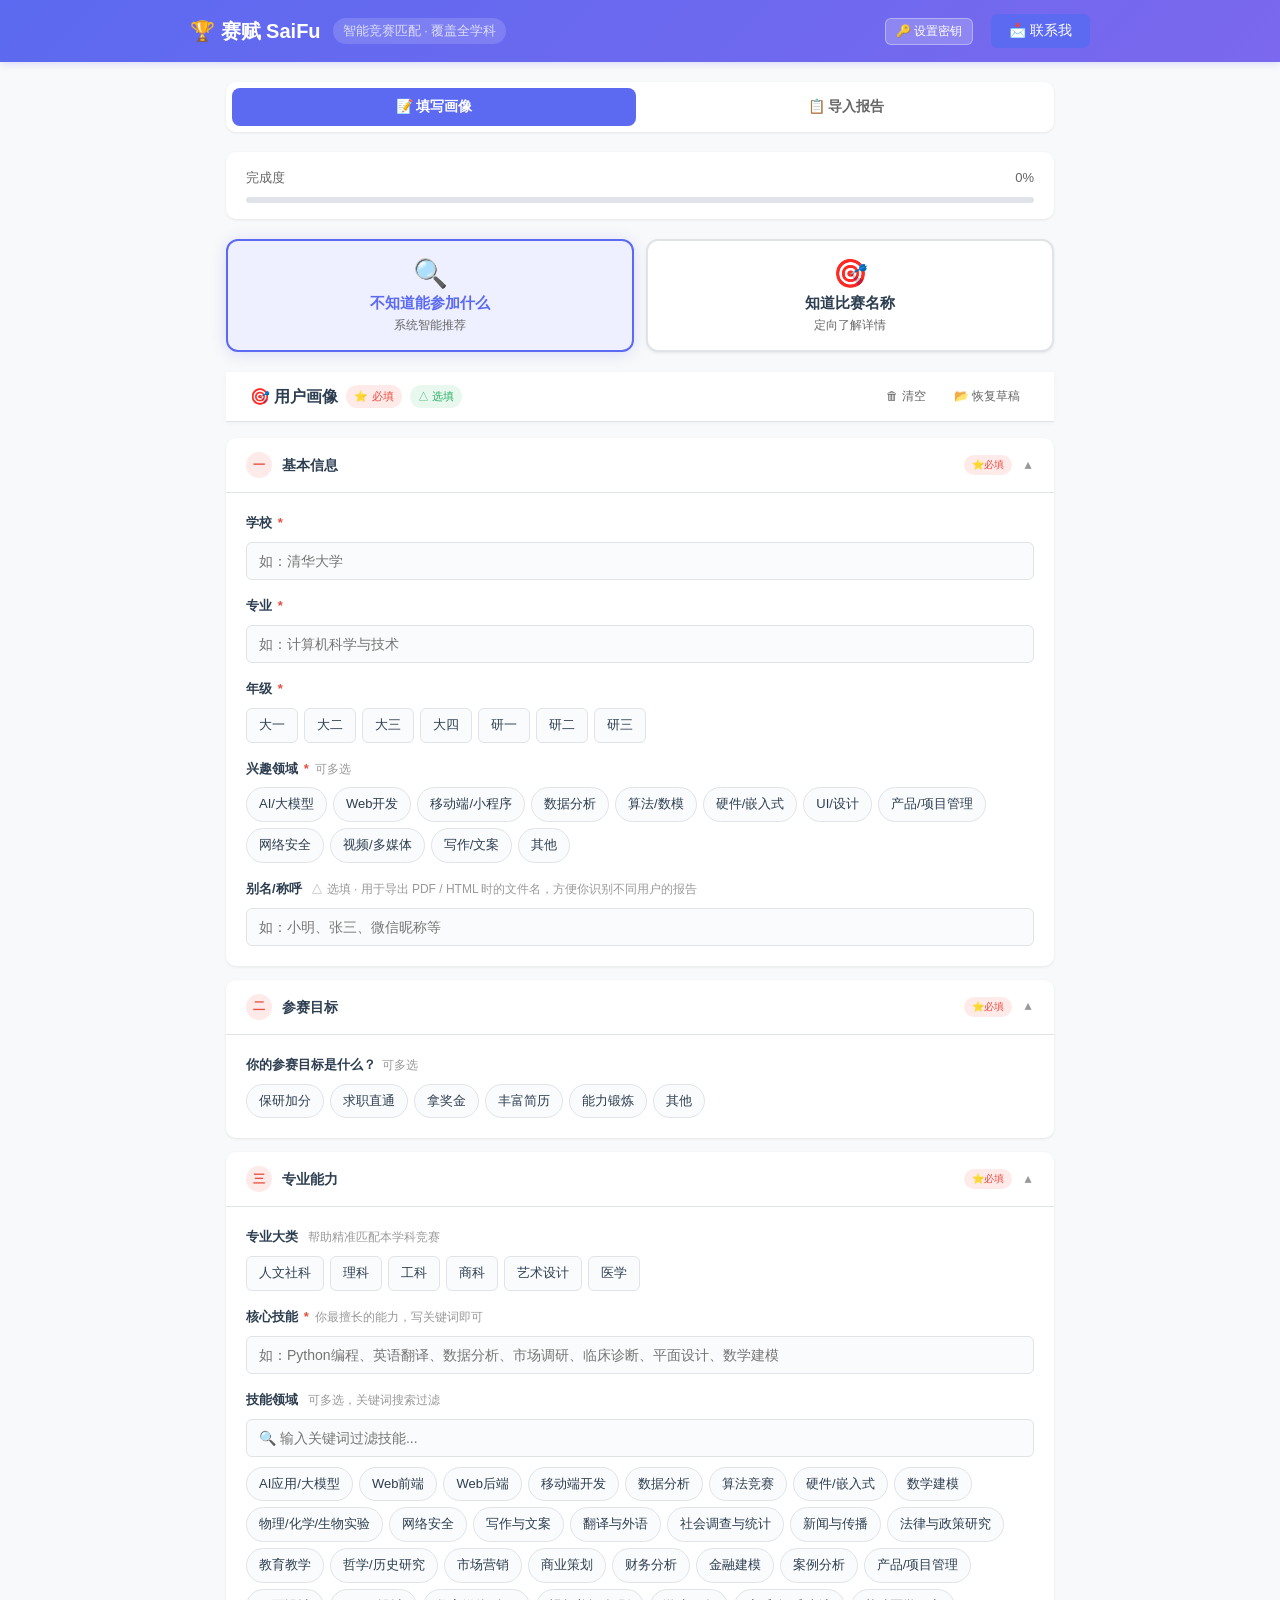
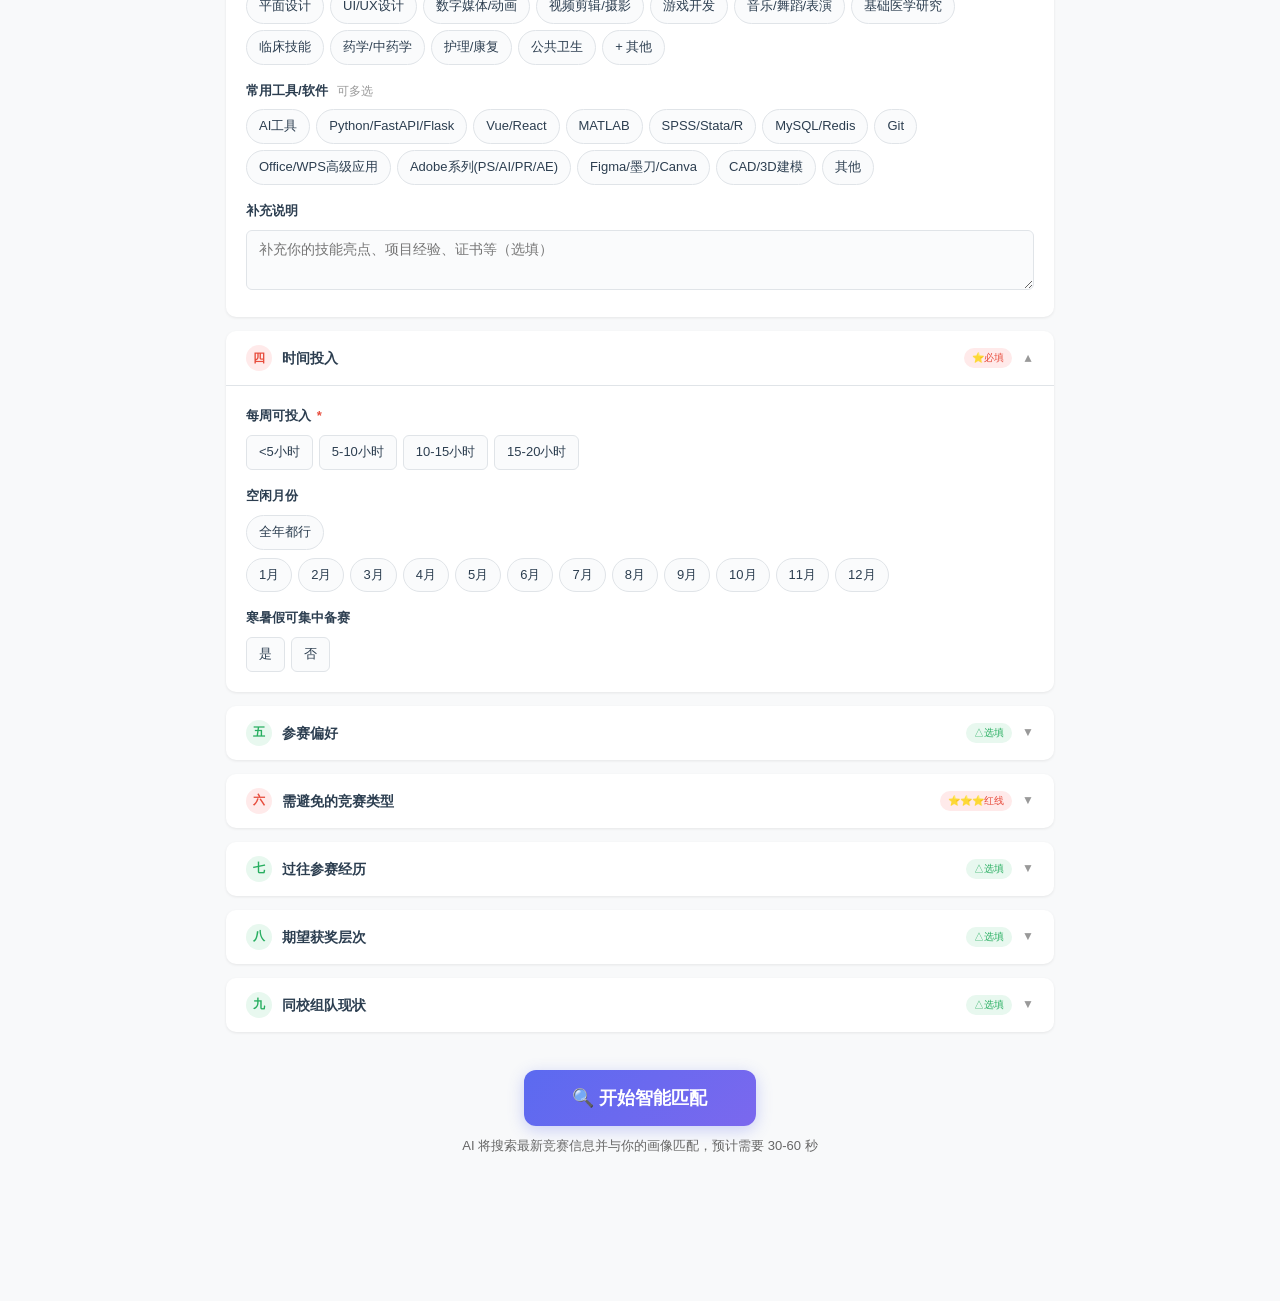
<file: index.html>
<!DOCTYPE html>
<html lang="zh-CN">
<head>
<meta charset="UTF-8">
<meta name="viewport" content="width=device-width, initial-scale=1.0">
<title>赛赋 SaiFu - 智能竞赛匹配</title>
<link rel="stylesheet" href="css/style.css">
<style>
/* ══════════════════════════════════════════
   表单样式 — 来自用户画像表单，适配 saifu
   ══════════════════════════════════════════ */
:root {
  --bg: #f8f9fa; --card-bg: #fff; --text-main: #2c3e50; --text-secondary: #666;
  --border: #e0e4e8; --accent: #5b6af0; --accent-light: #eef0ff;
  --accent-hover: #4a55d4; --required: #e74c3c; --optional: #27ae60;
  --shadow: 0 1px 3px rgba(0,0,0,0.08); --radius: 10px;
}
body { font-family: -apple-system,BlinkMacSystemFont,"Segoe UI","PingFang SC","Microsoft YaHei",sans-serif; background: var(--bg); color: var(--text-main); line-height: 1.6; padding-bottom: 100px; }

.btn {
  padding: 8px 18px; border: none; border-radius: 6px; font-size: 14px; cursor: pointer;
  font-weight: 500; transition: all 0.2s; display: inline-flex; align-items: center; gap: 6px;
}
.btn-primary { background: var(--accent); color: #fff; }
.btn-primary:hover { background: var(--accent-hover); }
.btn-outline { background: #fff; color: var(--accent); border: 1px solid var(--accent); }
.btn-outline:hover { background: var(--accent-light); }
.btn-ghost { background: transparent; color: var(--text-secondary); }
.btn-ghost:hover { background: #f0f0f0; }
.btn-sm { padding: 4px 10px; font-size: 12px; }

.header { background: #fff; border-bottom: 1px solid var(--border); padding: 12px 24px; position: sticky; top: 56px; z-index: 99; box-shadow: 0 1px 4px rgba(0,0,0,0.04); display: flex; align-items: center; justify-content: space-between; flex-wrap: wrap; gap: 12px; }
.header h2 { font-size: 16px; font-weight: 700; color: var(--text-main); }
.header .badge { font-size: 11px; padding: 3px 8px; border-radius: 20px; font-weight: 500; }
.badge-required { background: #ffeaea; color: var(--required); }
.badge-optional { background: #e8f8ef; color: var(--optional); }
.header-actions { display: flex; gap: 8px; flex-wrap: wrap; }

/* 表单区块 — 复用 saifu 的 .section 结构 */
.section { background: #fff; border-radius: var(--radius); box-shadow: var(--shadow); margin-bottom: 14px; overflow: hidden; }
.section-header { padding: 14px 20px; cursor: pointer; display: flex; align-items: center; gap: 10px; user-select: none; transition: background 0.15s; }
.section-header:hover { background: #fafbfc; }
.section.open .section-header { border-bottom: 1px solid var(--border); }
.section-num { width: 26px; height: 26px; border-radius: 50%; display: flex; align-items: center; justify-content: center; font-size: 12px; font-weight: 700; flex-shrink: 0; }
.num-required { background: #ffeaea; color: var(--required); }
.num-optional { background: #e8f8ef; color: var(--optional); }
.section-title { flex: 1; font-size: 14px; font-weight: 600; }
.section-badge { font-size: 10px; padding: 2px 8px; border-radius: 10px; }
.section-arrow { font-size: 12px; color: #999; transition: transform 0.3s; }
.section.open .section-arrow { transform: rotate(180deg); }
.section-body { display: none; padding: 20px; }
.section.open .section-body { display: block; }

.field { margin-bottom: 16px; }
.field:last-child { margin-bottom: 0; }
.field-label { font-size: 13px; font-weight: 600; color: var(--text-main); margin-bottom: 8px; display: block; }
.field-label .required-star { color: var(--required); margin-left: 2px; }
.field-hint { font-size: 12px; color: #999; font-weight: 400; margin-left: 6px; }

input[type="text"], input[type="url"], textarea, select {
  width: 100%; padding: 10px 12px; border: 1px solid var(--border); border-radius: 6px;
  font-size: 14px; font-family: inherit; color: var(--text-main); background: #fafbfc;
  transition: border 0.2s, box-shadow 0.2s;
}
input:focus, textarea:focus, select:focus { outline: none; border-color: var(--accent); box-shadow: 0 0 0 3px var(--accent-light); }
textarea { resize: vertical; min-height: 60px; }

.option-group { display: flex; flex-wrap: wrap; gap: 6px; }
.option-item { display: flex; align-items: center; gap: 6px; }
.option-item input[type="checkbox"], .option-item input[type="radio"] { display: none; }
.option-tag {
  display: inline-flex; align-items: center; gap: 4px;
  padding: 6px 12px; border: 1px solid var(--border); border-radius: 20px;
  font-size: 13px; cursor: pointer; transition: all 0.15s; background: #fafbfc;
  user-select: none;
}
.option-tag:hover { border-color: var(--accent); background: var(--accent-light); }
.option-item input:checked + .option-tag { background: var(--accent); color: #fff; border-color: var(--accent); }
.option-group.radio-group .option-tag { border-radius: 6px; }

.inline-other { margin-top: 6px; display: none; padding-left: 4px; }
.inline-other.show { display: flex; gap: 8px; align-items: center; }
.inline-other input { width: 200px; }
.sub-field { margin-left: 24px; padding-left: 12px; border-left: 2px solid var(--border); }

/* 卡片折叠 */
.comp-card.collapsed .card-body,
.comp-card.collapsed .card-footer { display: none; }
.comp-card .card-header { cursor: pointer; user-select: none; }
.comp-card.collapsed .card-header { border-bottom: none; }
.comp-card.collapsed .card-score { font-size: 18px; font-weight: 700; }
.comp-card .card-toggle { font-size: 11px; color: #bbb; transition: transform 0.3s; margin-left: auto; }
.comp-card:not(.collapsed) .card-toggle { transform: rotate(180deg); color: var(--accent); }
.tag-deadline { background: #fce4ec; color: #c62828; }

/* 技能搜索过滤 */
.skill-filter {
  width: 100%; padding: 9px 12px; border: 1px solid var(--border); border-radius: 8px;
  font-size: 13px; background: #fafbfc; transition: border 0.2s, box-shadow 0.2s;
}
.skill-filter:focus { outline: none; border-color: var(--accent); box-shadow: 0 0 0 3px var(--accent-light); }
.option-item.skill-hidden { display: none; }
.no-skill-match { display: none; font-size: 13px; color: #999; padding: 8px 0; }
.no-skill-match.show { display: block; }

/* Toast */
.toast { position: fixed; bottom: 30px; left: 50%; transform: translateX(-50%); background: #333; color: #fff; padding: 10px 24px; border-radius: 20px; font-size: 14px; z-index: 2000; opacity: 0; transition: opacity 0.3s; pointer-events: none; }
.toast.show { opacity: 1; }

/* ── 调研历史面板 ── */
.history-panel { background: #fff; border-radius: var(--radius); box-shadow: var(--shadow); margin-bottom: 14px; overflow: hidden; display: none; }
.history-panel.show { display: block; }
.history-header { padding: 12px 20px; display: flex; align-items: center; justify-content: space-between; border-bottom: 1px solid var(--border); }
.history-header h3 { font-size: 14px; font-weight: 600; }
.history-clear { font-size: 12px; color: #999; cursor: pointer; background: none; border: none; }
.history-clear:hover { color: var(--required); }
.history-item { border-bottom: 1px solid #f0f0f0; }
.history-item:last-child { border-bottom: none; }
.history-item-bar { padding: 10px 20px; cursor: pointer; display: flex; align-items: center; gap: 10px; user-select: none; transition: background 0.15s; }
.history-item-bar:hover { background: #fafbfc; }
.history-dot { width: 8px; height: 8px; border-radius: 50%; background: var(--accent); flex-shrink: 0; }
.history-time { font-size: 12px; color: #999; white-space: nowrap; }
.history-alias { font-size: 13px; font-weight: 600; color: var(--text-main); }
.history-count { font-size: 12px; color: var(--text-secondary); margin-left: auto; white-space: nowrap; }
.history-arrow { font-size: 10px; color: #999; transition: transform 0.3s; flex-shrink: 0; }
.history-item.open .history-arrow { transform: rotate(180deg); }
.history-item-delete { font-size: 11px; color: #ccc; cursor: pointer; background: none; border: none; padding: 2px 6px; flex-shrink: 0; }
.history-item-delete:hover { color: var(--required); }
.history-body { display: none; padding: 0 20px 16px; border-top: 1px dashed #eee; }
.history-item.open .history-body { display: block; }
.history-body .card-grid { margin-top: 12px; }
.history-empty { padding: 20px; text-align: center; color: #999; font-size: 13px; }

@media (max-width: 600px) {
  .container { padding: 12px 10px; }
  .section-body { padding: 14px; }
  .option-group { gap: 6px; }
  .option-tag {
    padding: 9px 14px; font-size: 14px; min-height: 44px;
    display: inline-flex; align-items: center;
  }
  .header { padding: 10px 14px; flex-direction: column; align-items: flex-start; }
  .header h2 { font-size: 14px; }
}
</style>
</head>
<body>

<!-- 顶部导航栏 -->
<nav class="navbar">
  <div class="nav-inner">
    <a href="#" class="nav-brand">🏆 赛赋 SaiFu <span class="admin-badge" id="adminBadge" style="display:none;">👑 管理员</span></a>
    <span class="nav-tag">智能竞赛匹配 · 覆盖全学科</span>
    <button class="btn btn-ghost btn-sm btn-key-settings" onclick="openApiKeySettings()" title="设置自己的 API 密钥">🔑 设置密钥</button>
    <button class="btn btn-primary btn-contact" onclick="showContactModal()">📩 联系我</button>
  </div>
</nav>

<div class="container">

  <!-- Tab 切换 -->
  <div class="tab-switch">
    <button class="tab-btn active" id="tabFormBtn" onclick="switchTab('form')">📝 填写画像</button>
    <button class="tab-btn" id="tabImportBtn" onclick="switchTab('import')">📋 导入报告</button>
  </div>

  <!-- 进度条 -->
  <div class="progress-wrap">
    <div class="progress-info"><span>完成度</span><span id="progressPercent">0%</span></div>
    <div class="progress-track"><div class="progress-fill" id="progressFill"></div></div>
  </div>

  <!-- ══ 模式选择器 ══ -->
  <div class="mode-selector" id="modeSelector">
    <button class="mode-btn active" id="modeDiscoverBtn" onclick="switchMode('discover')">
      <span class="mode-icon">🔍</span>
      <span class="mode-title">不知道能参加什么</span>
      <span class="mode-desc">系统智能推荐</span>
    </button>
    <button class="mode-btn" id="modeTargetBtn" onclick="switchMode('target')">
      <span class="mode-icon">🎯</span>
      <span class="mode-title">知道比赛名称</span>
      <span class="mode-desc">定向了解详情</span>
    </button>
  </div>

  <!-- 表单区 -->
  <div id="formArea">
    <div class="header" id="formHeader">
      <div style="display:flex;align-items:center;gap:8px;flex-wrap:wrap;">
        <h2>🎯 用户画像</h2>
        <span class="badge badge-required">⭐ 必填</span>
        <span class="badge badge-optional">△ 选填</span>
      </div>
      <div class="header-actions">
        <button class="btn btn-ghost btn-sm" onclick="clearForm()" title="清除所有填写内容">🗑 清空</button>
        <button class="btn btn-ghost btn-sm" onclick="loadSaved()" title="恢复上次保存的草稿">📂 恢复草稿</button>
      </div>
    </div>

    <!-- ══ 模式一：不知道能参加什么 → 完整9段表单 ══ -->
    <div id="discoverForm">
    <form id="profileForm" onsubmit="return false;" style="margin-top:16px;">

    <!-- ===== 一、基本信息 ===== -->
    <div class="section open" id="sec-basic">
      <div class="section-header" onclick="toggleFormSection('sec-basic')">
        <span class="section-num num-required">一</span>
        <span class="section-title">基本信息</span>
        <span class="section-badge badge-required">⭐必填</span>
        <span class="section-arrow">▼</span>
      </div>
      <div class="section-body">
        <div class="field">
          <label class="field-label">学校 <span class="required-star">*</span></label>
          <input type="text" id="school" placeholder="如：清华大学" oninput="autoSave()">
        </div>
        <div class="field">
          <label class="field-label">专业 <span class="required-star">*</span></label>
          <input type="text" id="major" placeholder="如：计算机科学与技术" oninput="autoSave()">
        </div>
        <div class="field">
          <label class="field-label">年级 <span class="required-star">*</span></label>
          <div class="option-group radio-group" id="grade-group">
            <label class="option-item"><input type="radio" name="grade" value="大一" onchange="autoSave()"><span class="option-tag">大一</span></label>
            <label class="option-item"><input type="radio" name="grade" value="大二" onchange="autoSave()"><span class="option-tag">大二</span></label>
            <label class="option-item"><input type="radio" name="grade" value="大三" onchange="autoSave()"><span class="option-tag">大三</span></label>
            <label class="option-item"><input type="radio" name="grade" value="大四" onchange="autoSave()"><span class="option-tag">大四</span></label>
            <label class="option-item"><input type="radio" name="grade" value="研一" onchange="autoSave()"><span class="option-tag">研一</span></label>
            <label class="option-item"><input type="radio" name="grade" value="研二" onchange="autoSave()"><span class="option-tag">研二</span></label>
            <label class="option-item"><input type="radio" name="grade" value="研三" onchange="autoSave()"><span class="option-tag">研三</span></label>
          </div>
        </div>
        <div class="field">
          <label class="field-label">兴趣领域 <span class="required-star">*</span><span class="field-hint">可多选</span></label>
          <div class="option-group" id="interests-group">
            <label class="option-item"><input type="checkbox" name="interests" value="AI/大模型" onchange="autoSave()"><span class="option-tag">AI/大模型</span></label>
            <label class="option-item"><input type="checkbox" name="interests" value="Web开发" onchange="autoSave()"><span class="option-tag">Web开发</span></label>
            <label class="option-item"><input type="checkbox" name="interests" value="移动端/小程序" onchange="autoSave()"><span class="option-tag">移动端/小程序</span></label>
            <label class="option-item"><input type="checkbox" name="interests" value="数据分析" onchange="autoSave()"><span class="option-tag">数据分析</span></label>
            <label class="option-item"><input type="checkbox" name="interests" value="算法/数模" onchange="autoSave()"><span class="option-tag">算法/数模</span></label>
            <label class="option-item"><input type="checkbox" name="interests" value="硬件/嵌入式" onchange="autoSave()"><span class="option-tag">硬件/嵌入式</span></label>
            <label class="option-item"><input type="checkbox" name="interests" value="UI/设计" onchange="autoSave()"><span class="option-tag">UI/设计</span></label>
            <label class="option-item"><input type="checkbox" name="interests" value="产品/项目管理" onchange="autoSave()"><span class="option-tag">产品/项目管理</span></label>
            <label class="option-item"><input type="checkbox" name="interests" value="网络安全" onchange="autoSave()"><span class="option-tag">网络安全</span></label>
            <label class="option-item"><input type="checkbox" name="interests" value="视频/多媒体" onchange="autoSave()"><span class="option-tag">视频/多媒体</span></label>
            <label class="option-item"><input type="checkbox" name="interests" value="写作/文案" onchange="autoSave()"><span class="option-tag">写作/文案</span></label>
            <label class="option-item"><input type="checkbox" name="interests" value="__OTHER__" onchange="toggleOther('interests-other');autoSave()"><span class="option-tag">其他</span></label>
          </div>
          <div class="inline-other" id="interests-other-wrap">
            <input type="text" id="interests-other" placeholder="请输入其他兴趣领域" oninput="autoSave()">
          </div>
        </div>
        <div class="field">
          <label class="field-label">别名/称呼 <span class="field-hint">△ 选填 · 用于导出 PDF / HTML 时的文件名，方便你识别不同用户的报告</span></label>
          <input type="text" id="alias" placeholder="如：小明、张三、微信昵称等" oninput="autoSave()">
        </div>
      </div>
    </div>

    <!-- ===== 二、参赛目标 ===== -->
    <div class="section open" id="sec-goals">
      <div class="section-header" onclick="toggleFormSection('sec-goals')">
        <span class="section-num num-required">二</span>
        <span class="section-title">参赛目标</span>
        <span class="section-badge badge-required">⭐必填</span>
        <span class="section-arrow">▼</span>
      </div>
      <div class="section-body">
        <div class="field">
          <label class="field-label">你的参赛目标是什么？<span class="field-hint">可多选</span></label>
          <div class="option-group" id="goals-group">
            <label class="option-item"><input type="checkbox" name="goals" value="保研加分" onchange="autoSave()"><span class="option-tag">保研加分</span></label>
            <label class="option-item"><input type="checkbox" name="goals" value="求职直通" onchange="autoSave()"><span class="option-tag">求职直通</span></label>
            <label class="option-item"><input type="checkbox" name="goals" value="拿奖金" onchange="autoSave()"><span class="option-tag">拿奖金</span></label>
            <label class="option-item"><input type="checkbox" name="goals" value="丰富简历" onchange="autoSave()"><span class="option-tag">丰富简历</span></label>
            <label class="option-item"><input type="checkbox" name="goals" value="能力锻炼" onchange="autoSave()"><span class="option-tag">能力锻炼</span></label>
            <label class="option-item"><input type="checkbox" name="goals" value="__OTHER__" onchange="toggleOther('goals-other');autoSave()"><span class="option-tag">其他</span></label>
          </div>
          <div class="inline-other" id="goals-other-wrap">
            <input type="text" id="goals-other" placeholder="请输入其他目标" oninput="autoSave()">
          </div>
        </div>
      </div>
    </div>

    <!-- ===== 三、专业能力 ===== -->
    <div class="section open" id="sec-skills">
      <div class="section-header" onclick="toggleFormSection('sec-skills')">
        <span class="section-num num-required">三</span>
        <span class="section-title">专业能力</span>
        <span class="section-badge badge-required">⭐必填</span>
        <span class="section-arrow">▼</span>
      </div>
      <div class="section-body">
        <div class="field">
          <label class="field-label">专业大类 <span class="field-hint">帮助精准匹配本学科竞赛</span></label>
          <div class="option-group radio-group" id="major-category-group">
            <label class="option-item"><input type="radio" name="major-category" value="人文社科" onchange="autoSave()"><span class="option-tag">人文社科</span></label>
            <label class="option-item"><input type="radio" name="major-category" value="理科" onchange="autoSave()"><span class="option-tag">理科</span></label>
            <label class="option-item"><input type="radio" name="major-category" value="工科" onchange="autoSave()"><span class="option-tag">工科</span></label>
            <label class="option-item"><input type="radio" name="major-category" value="商科" onchange="autoSave()"><span class="option-tag">商科</span></label>
            <label class="option-item"><input type="radio" name="major-category" value="艺术设计" onchange="autoSave()"><span class="option-tag">艺术设计</span></label>
            <label class="option-item"><input type="radio" name="major-category" value="医学" onchange="autoSave()"><span class="option-tag">医学</span></label>
          </div>
        </div>
        <div class="field">
          <label class="field-label">核心技能 <span class="required-star">*</span><span class="field-hint">你最擅长的能力，写关键词即可</span></label>
          <input type="text" id="core-skills" placeholder="如：Python编程、英语翻译、数据分析、市场调研、临床诊断、平面设计、数学建模" oninput="autoSave()">
        </div>
        <div class="field">
          <label class="field-label">技能领域 <span class="field-hint">可多选，关键词搜索过滤</span></label>
          <input type="text" class="skill-filter" id="skill-filter" placeholder="🔍 输入关键词过滤技能..." oninput="filterSkillTags()" style="margin-bottom:10px;">
          <div class="no-skill-match" id="no-skill-match">⚠️ 没有匹配的技能，试试其他关键词</div>
          <div class="option-group" id="tech-direction-group">
            <!-- 技术与工程 -->
            <label class="option-item" data-skill-keywords="ai 人工智能 大模型 llm"><input type="checkbox" name="tech-direction" value="AI应用/大模型" onchange="autoSave()"><span class="option-tag">AI应用/大模型</span></label>
            <label class="option-item" data-skill-keywords="前端 web react vue 编程"><input type="checkbox" name="tech-direction" value="Web前端" onchange="autoSave()"><span class="option-tag">Web前端</span></label>
            <label class="option-item" data-skill-keywords="后端 服务端 编程 api"><input type="checkbox" name="tech-direction" value="Web后端" onchange="autoSave()"><span class="option-tag">Web后端</span></label>
            <label class="option-item" data-skill-keywords="移动 app ios android 手机"><input type="checkbox" name="tech-direction" value="移动端开发" onchange="autoSave()"><span class="option-tag">移动端开发</span></label>
            <label class="option-item" data-skill-keywords="数据 统计 python pandas 可视化"><input type="checkbox" name="tech-direction" value="数据分析" onchange="autoSave()"><span class="option-tag">数据分析</span></label>
            <label class="option-item" data-skill-keywords="算法 竞赛 leetcode acm"><input type="checkbox" name="tech-direction" value="算法竞赛" onchange="autoSave()"><span class="option-tag">算法竞赛</span></label>
            <label class="option-item" data-skill-keywords="硬件 嵌入式 单片机 iot"><input type="checkbox" name="tech-direction" value="硬件/嵌入式" onchange="autoSave()"><span class="option-tag">硬件/嵌入式</span></label>
            <label class="option-item" data-skill-keywords="数学 建模 优化 仿真"><input type="checkbox" name="tech-direction" value="数学建模" onchange="autoSave()"><span class="option-tag">数学建模</span></label>
            <label class="option-item" data-skill-keywords="物理 化学 生物 实验 科研"><input type="checkbox" name="tech-direction" value="物理/化学/生物实验" onchange="autoSave()"><span class="option-tag">物理/化学/生物实验</span></label>
            <label class="option-item" data-skill-keywords="安全 网络 渗透 加密 攻防"><input type="checkbox" name="tech-direction" value="网络安全" onchange="autoSave()"><span class="option-tag">网络安全</span></label>
            <!-- 人文社科 -->
            <label class="option-item" data-skill-keywords="写作 文案 内容 编辑 文字"><input type="checkbox" name="tech-direction" value="写作与文案" onchange="autoSave()"><span class="option-tag">写作与文案</span></label>
            <label class="option-item" data-skill-keywords="翻译 外语 英语 日语 语言"><input type="checkbox" name="tech-direction" value="翻译与外语" onchange="autoSave()"><span class="option-tag">翻译与外语</span></label>
            <label class="option-item" data-skill-keywords="调查 统计 问卷 社会 调研"><input type="checkbox" name="tech-direction" value="社会调查与统计" onchange="autoSave()"><span class="option-tag">社会调查与统计</span></label>
            <label class="option-item" data-skill-keywords="新闻 传播 媒体 运营 自媒体"><input type="checkbox" name="tech-direction" value="新闻与传播" onchange="autoSave()"><span class="option-tag">新闻与传播</span></label>
            <label class="option-item" data-skill-keywords="法律 政策 法规 研究"><input type="checkbox" name="tech-direction" value="法律与政策研究" onchange="autoSave()"><span class="option-tag">法律与政策研究</span></label>
            <label class="option-item" data-skill-keywords="教育 教学 培训 课程"><input type="checkbox" name="tech-direction" value="教育教学" onchange="autoSave()"><span class="option-tag">教育教学</span></label>
            <label class="option-item" data-skill-keywords="哲学 历史 人文 理论"><input type="checkbox" name="tech-direction" value="哲学/历史研究" onchange="autoSave()"><span class="option-tag">哲学/历史研究</span></label>
            <!-- 商科 -->
            <label class="option-item" data-skill-keywords="营销 市场 推广 品牌 运营"><input type="checkbox" name="tech-direction" value="市场营销" onchange="autoSave()"><span class="option-tag">市场营销</span></label>
            <label class="option-item" data-skill-keywords="商业 策划 创业 计划书 bp"><input type="checkbox" name="tech-direction" value="商业策划" onchange="autoSave()"><span class="option-tag">商业策划</span></label>
            <label class="option-item" data-skill-keywords="财务 会计 审计 报表"><input type="checkbox" name="tech-direction" value="财务分析" onchange="autoSave()"><span class="option-tag">财务分析</span></label>
            <label class="option-item" data-skill-keywords="金融 建模 投资 量化"><input type="checkbox" name="tech-direction" value="金融建模" onchange="autoSave()"><span class="option-tag">金融建模</span></label>
            <label class="option-item" data-skill-keywords="案例 分析 咨询 战略"><input type="checkbox" name="tech-direction" value="案例分析" onchange="autoSave()"><span class="option-tag">案例分析</span></label>
            <label class="option-item" data-skill-keywords="产品 项目管理 pm 经理"><input type="checkbox" name="tech-direction" value="产品/项目管理" onchange="autoSave()"><span class="option-tag">产品/项目管理</span></label>
            <!-- 设计与创意 -->
            <label class="option-item" data-skill-keywords="平面 设计 ps 视觉 海报"><input type="checkbox" name="tech-direction" value="平面设计" onchange="autoSave()"><span class="option-tag">平面设计</span></label>
            <label class="option-item" data-skill-keywords="ui ux 交互 界面 用户体验"><input type="checkbox" name="tech-direction" value="UI/UX设计" onchange="autoSave()"><span class="option-tag">UI/UX设计</span></label>
            <label class="option-item" data-skill-keywords="数字媒体 动画 3d 多媒体"><input type="checkbox" name="tech-direction" value="数字媒体/动画" onchange="autoSave()"><span class="option-tag">数字媒体/动画</span></label>
            <label class="option-item" data-skill-keywords="视频 剪辑 摄影 拍摄 后期"><input type="checkbox" name="tech-direction" value="视频剪辑/摄影" onchange="autoSave()"><span class="option-tag">视频剪辑/摄影</span></label>
            <label class="option-item" data-skill-keywords="游戏 开发 unity unreal 引擎"><input type="checkbox" name="tech-direction" value="游戏开发" onchange="autoSave()"><span class="option-tag">游戏开发</span></label>
            <label class="option-item" data-skill-keywords="音乐 舞蹈 表演 艺术 舞台"><input type="checkbox" name="tech-direction" value="音乐/舞蹈/表演" onchange="autoSave()"><span class="option-tag">音乐/舞蹈/表演</span></label>
            <!-- 医学 -->
            <label class="option-item" data-skill-keywords="医学 基础 研究 实验 生物"><input type="checkbox" name="tech-direction" value="基础医学研究" onchange="autoSave()"><span class="option-tag">基础医学研究</span></label>
            <label class="option-item" data-skill-keywords="临床 技能 诊断 治疗"><input type="checkbox" name="tech-direction" value="临床技能" onchange="autoSave()"><span class="option-tag">临床技能</span></label>
            <label class="option-item" data-skill-keywords="药学 中药 药物 制剂"><input type="checkbox" name="tech-direction" value="药学/中药学" onchange="autoSave()"><span class="option-tag">药学/中药学</span></label>
            <label class="option-item" data-skill-keywords="护理 康复 健康"><input type="checkbox" name="tech-direction" value="护理/康复" onchange="autoSave()"><span class="option-tag">护理/康复</span></label>
            <label class="option-item" data-skill-keywords="公共卫生 流行病 防疫 卫生"><input type="checkbox" name="tech-direction" value="公共卫生" onchange="autoSave()"><span class="option-tag">公共卫生</span></label>
            <label class="option-item"><input type="checkbox" name="tech-direction" value="__OTHER__" onchange="toggleOther('tech-direction-other');autoSave()"><span class="option-tag">+ 其他</span></label>
          </div>
          <div class="inline-other" id="tech-direction-other-wrap">
            <input type="text" id="tech-direction-other" placeholder="请输入其他技能领域" oninput="autoSave()">
          </div>
        </div>
        <div class="field">
          <label class="field-label">常用工具/软件 <span class="field-hint">可多选</span></label>
          <div class="option-group" id="tools-group" style="margin-bottom:4px;">
            <label class="option-item"><input type="checkbox" name="tools" value="ChatGPT/Claude/Copilot等AI工具" onchange="autoSave()"><span class="option-tag">AI工具</span></label>
            <label class="option-item"><input type="checkbox" name="tools" value="Python/FastAPI/Flask" onchange="autoSave()"><span class="option-tag">Python/FastAPI/Flask</span></label>
            <label class="option-item"><input type="checkbox" name="tools" value="Vue/React" onchange="autoSave()"><span class="option-tag">Vue/React</span></label>
            <label class="option-item"><input type="checkbox" name="tools" value="MATLAB" onchange="autoSave()"><span class="option-tag">MATLAB</span></label>
            <label class="option-item"><input type="checkbox" name="tools" value="SPSS/Stata/R" onchange="autoSave()"><span class="option-tag">SPSS/Stata/R</span></label>
            <label class="option-item"><input type="checkbox" name="tools" value="MySQL/Redis" onchange="autoSave()"><span class="option-tag">MySQL/Redis</span></label>
            <label class="option-item"><input type="checkbox" name="tools" value="Git" onchange="autoSave()"><span class="option-tag">Git</span></label>
            <label class="option-item"><input type="checkbox" name="tools" value="Office/WPS高级应用" onchange="autoSave()"><span class="option-tag">Office/WPS高级应用</span></label>
            <label class="option-item"><input type="checkbox" name="tools" value="Adobe系列(PS/AI/PR/AE)" onchange="autoSave()"><span class="option-tag">Adobe系列(PS/AI/PR/AE)</span></label>
            <label class="option-item"><input type="checkbox" name="tools" value="Figma/墨刀/Canva" onchange="autoSave()"><span class="option-tag">Figma/墨刀/Canva</span></label>
            <label class="option-item"><input type="checkbox" name="tools" value="CAD/3D建模" onchange="autoSave()"><span class="option-tag">CAD/3D建模</span></label>
            <label class="option-item"><input type="checkbox" name="tools" value="__OTHER__" onchange="toggleOther('tools-other');autoSave()"><span class="option-tag">其他</span></label>
          </div>
          <div class="inline-other" id="tools-other-wrap">
            <input type="text" id="tools-other" placeholder="请输入其他工具/软件" oninput="autoSave()">
          </div>
        </div>
        <div class="field">
          <label class="field-label">补充说明</label>
          <textarea id="skills-note" placeholder="补充你的技能亮点、项目经验、证书等（选填）" oninput="autoSave()"></textarea>
        </div>
      </div>
    </div>

    <!-- ===== 四、时间投入 ===== -->
    <div class="section open" id="sec-time">
      <div class="section-header" onclick="toggleFormSection('sec-time')">
        <span class="section-num num-required">四</span>
        <span class="section-title">时间投入</span>
        <span class="section-badge badge-required">⭐必填</span>
        <span class="section-arrow">▼</span>
      </div>
      <div class="section-body">
        <div class="field">
          <label class="field-label">每周可投入 <span class="required-star">*</span></label>
          <div class="option-group radio-group" id="weekly-hours-group">
            <label class="option-item"><input type="radio" name="weekly-hours" value="每周少于5小时" onchange="autoSave()"><span class="option-tag">&lt;5小时</span></label>
            <label class="option-item"><input type="radio" name="weekly-hours" value="每周5-10小时" onchange="autoSave()"><span class="option-tag">5-10小时</span></label>
            <label class="option-item"><input type="radio" name="weekly-hours" value="每周10-15小时" onchange="autoSave()"><span class="option-tag">10-15小时</span></label>
            <label class="option-item"><input type="radio" name="weekly-hours" value="每周15-20小时" onchange="autoSave()"><span class="option-tag">15-20小时</span></label>
          </div>
        </div>
        <div class="field">
          <label class="field-label">空闲月份</label>
          <div class="option-group" id="free-months-group" style="margin-bottom:8px;">
            <label class="option-item"><input type="checkbox" name="free-months" value="全年都行" onchange="handleYearRound(this);autoSave()"><span class="option-tag">全年都行</span></label>
          </div>
          <div id="specific-months-group" style="display:flex;flex-wrap:wrap;gap:6px;">
            <label class="option-item"><input type="checkbox" name="free-months" value="1月" onchange="autoSave()"><span class="option-tag">1月</span></label>
            <label class="option-item"><input type="checkbox" name="free-months" value="2月" onchange="autoSave()"><span class="option-tag">2月</span></label>
            <label class="option-item"><input type="checkbox" name="free-months" value="3月" onchange="autoSave()"><span class="option-tag">3月</span></label>
            <label class="option-item"><input type="checkbox" name="free-months" value="4月" onchange="autoSave()"><span class="option-tag">4月</span></label>
            <label class="option-item"><input type="checkbox" name="free-months" value="5月" onchange="autoSave()"><span class="option-tag">5月</span></label>
            <label class="option-item"><input type="checkbox" name="free-months" value="6月" onchange="autoSave()"><span class="option-tag">6月</span></label>
            <label class="option-item"><input type="checkbox" name="free-months" value="7月" onchange="autoSave()"><span class="option-tag">7月</span></label>
            <label class="option-item"><input type="checkbox" name="free-months" value="8月" onchange="autoSave()"><span class="option-tag">8月</span></label>
            <label class="option-item"><input type="checkbox" name="free-months" value="9月" onchange="autoSave()"><span class="option-tag">9月</span></label>
            <label class="option-item"><input type="checkbox" name="free-months" value="10月" onchange="autoSave()"><span class="option-tag">10月</span></label>
            <label class="option-item"><input type="checkbox" name="free-months" value="11月" onchange="autoSave()"><span class="option-tag">11月</span></label>
            <label class="option-item"><input type="checkbox" name="free-months" value="12月" onchange="autoSave()"><span class="option-tag">12月</span></label>
          </div>
        </div>
        <div class="field">
          <label class="field-label">寒暑假可集中备赛</label>
          <div class="option-group radio-group">
            <label class="option-item"><input type="radio" name="holiday-ready" value="是" onchange="autoSave()"><span class="option-tag">是</span></label>
            <label class="option-item"><input type="radio" name="holiday-ready" value="否" onchange="autoSave()"><span class="option-tag">否</span></label>
          </div>
        </div>
      </div>
    </div>

    <!-- ===== 五、参赛偏好 ===== -->
    <div class="section" id="sec-pref">
      <div class="section-header" onclick="toggleFormSection('sec-pref')">
        <span class="section-num num-optional">五</span>
        <span class="section-title">参赛偏好</span>
        <span class="section-badge badge-optional">△选填</span>
        <span class="section-arrow">▼</span>
      </div>
      <div class="section-body">
        <div class="field">
          <label class="field-label">赛事级别</label>
          <div class="option-group radio-group">
            <label class="option-item"><input type="radio" name="competition-level" value="不限" onchange="autoSave()"><span class="option-tag">不限</span></label>
            <label class="option-item"><input type="radio" name="competition-level" value="省级" onchange="autoSave()"><span class="option-tag">省级</span></label>
            <label class="option-item"><input type="radio" name="competition-level" value="国家级" onchange="autoSave()"><span class="option-tag">国家级</span></label>
            <label class="option-item"><input type="radio" name="competition-level" value="国际级" onchange="autoSave()"><span class="option-tag">国际级</span></label>
          </div>
        </div>
        <div class="field">
          <label class="field-label">个人/团队</label>
          <div class="option-group radio-group">
            <label class="option-item"><input type="radio" name="team-type" value="个人赛" onchange="autoSave()"><span class="option-tag">个人</span></label>
            <label class="option-item"><input type="radio" name="team-type" value="团队赛" onchange="autoSave()"><span class="option-tag">团队</span></label>
            <label class="option-item"><input type="radio" name="team-type" value="个人或团队均可" onchange="autoSave()"><span class="option-tag">均可</span></label>
          </div>
        </div>
        <div class="field">
          <label class="field-label">有指导老师吗</label>
          <div class="option-group radio-group">
            <label class="option-item"><input type="radio" name="has-advisor" value="有指导老师" onchange="autoSave()"><span class="option-tag">有</span></label>
            <label class="option-item"><input type="radio" name="has-advisor" value="没有指导老师" onchange="autoSave()"><span class="option-tag">暂无</span></label>
          </div>
        </div>
        <div class="field">
          <label class="field-label">接受跨校组队</label>
          <div class="option-group radio-group">
            <label class="option-item"><input type="radio" name="cross-school" value="可以跨校" onchange="autoSave()"><span class="option-tag">接受</span></label>
            <label class="option-item"><input type="radio" name="cross-school" value="不可以跨校" onchange="autoSave()"><span class="option-tag">不接受</span></label>
          </div>
        </div>
        <div class="field">
          <label class="field-label">比赛周期</label>
          <div class="option-group radio-group">
            <label class="option-item"><input type="radio" name="competition-duration" value="1天冲刺" onchange="autoSave()"><span class="option-tag">1天冲刺</span></label>
            <label class="option-item"><input type="radio" name="competition-duration" value="1-4周" onchange="autoSave()"><span class="option-tag">1-4周</span></label>
            <label class="option-item"><input type="radio" name="competition-duration" value="1-3个月" onchange="autoSave()"><span class="option-tag">1-3个月</span></label>
            <label class="option-item"><input type="radio" name="competition-duration" value="半年以上" onchange="autoSave()"><span class="option-tag">半年以上</span></label>
            <label class="option-item"><input type="radio" name="competition-duration" value="均可" onchange="autoSave()"><span class="option-tag">均可</span></label>
          </div>
        </div>
        <div class="field">
          <label class="field-label">比赛形式</label>
          <div class="option-group radio-group">
            <label class="option-item"><input type="radio" name="competition-format" value="线上提交" onchange="autoSave()"><span class="option-tag">线上提交</span></label>
            <label class="option-item"><input type="radio" name="competition-format" value="需现场答辩" onchange="autoSave()"><span class="option-tag">需现场答辩</span></label>
            <label class="option-item"><input type="radio" name="competition-format" value="均可" onchange="autoSave()"><span class="option-tag">均可</span></label>
          </div>
        </div>
        <div class="field">
          <label class="field-label">报名费</label>
          <div class="option-group radio-group">
            <label class="option-item"><input type="radio" name="registration-fee" value="免费" onchange="autoSave()"><span class="option-tag">免费优先</span></label>
            <label class="option-item"><input type="radio" name="registration-fee" value="100元以内" onchange="autoSave()"><span class="option-tag">200以内</span></label>
            <label class="option-item"><input type="radio" name="registration-fee" value="不限" onchange="autoSave()"><span class="option-tag">不限</span></label>
          </div>
        </div>
        <div class="field">
          <label class="field-label">语言</label>
          <div class="option-group radio-group">
            <label class="option-item"><input type="radio" name="language-pref" value="只中文" onchange="autoSave()"><span class="option-tag">只中文</span></label>
            <label class="option-item"><input type="radio" name="language-pref" value="英文也行" onchange="autoSave()"><span class="option-tag">英文也行</span></label>
          </div>
        </div>
      </div>
    </div>

    <!-- ===== 六、需避免的竞赛类型 ===== -->
    <div class="section" id="sec-avoid">
      <div class="section-header" onclick="toggleFormSection('sec-avoid')">
        <span class="section-num num-required">六</span>
        <span class="section-title">需避免的竞赛类型</span>
        <span class="section-badge badge-required">⭐⭐⭐红线</span>
        <span class="section-arrow">▼</span>
      </div>
      <div class="section-body">
        <div class="field">
          <label class="field-label">以下哪些类型你坚决不参加？<span class="field-hint">可多选，选中的会被排除</span></label>
          <div class="option-group" id="avoid-group">
            <label class="option-item"><input type="checkbox" name="avoid" value="纯商业计划书（无技术落地）" onchange="autoSave()"><span class="option-tag">纯商业计划书（无技术落地）</span></label>
            <label class="option-item"><input type="checkbox" name="avoid" value="纯笔试/死记硬背型" onchange="autoSave()"><span class="option-tag">纯笔试/死记硬背型</span></label>
            <label class="option-item"><input type="checkbox" name="avoid" value="需要长期出差/驻场" onchange="autoSave()"><span class="option-tag">需要长期出差/驻场</span></label>
            <label class="option-item"><input type="checkbox" name="avoid" value="报名费过高" onchange="toggleAvoidFee();autoSave()"><span class="option-tag">报名费过高</span></label>
            <label class="option-item"><input type="checkbox" name="avoid" value="对美术/设计有硬性要求" onchange="autoSave()"><span class="option-tag">对美术/设计有硬性要求</span></label>
            <label class="option-item"><input type="checkbox" name="avoid" value="必须全程线下" onchange="autoSave()"><span class="option-tag">必须全程线下</span></label>
            <label class="option-item"><input type="checkbox" name="avoid" value="比赛语言非中文" onchange="autoSave()"><span class="option-tag">比赛语言非中文</span></label>
            <label class="option-item"><input type="checkbox" name="avoid" value="__OTHER__" onchange="toggleOther('avoid-other');autoSave()"><span class="option-tag">其他</span></label>
          </div>
          <div class="inline-other" id="avoid-fee-wrap" style="margin-top:6px;">
            <span style="font-size:13px;color:#666;">超过</span>
            <input type="text" id="avoid-fee-amount" placeholder="金额" style="width:80px;display:inline;" oninput="autoSave()">
            <span style="font-size:13px;color:#666;">元不考虑</span>
          </div>
          <div class="inline-other" id="avoid-other-wrap">
            <input type="text" id="avoid-other" placeholder="请输入其他需避免的类型" oninput="autoSave()">
          </div>
        </div>
      </div>
    </div>

    <!-- ===== 七、过往参赛经历 ===== -->
    <div class="section" id="sec-history">
      <div class="section-header" onclick="toggleFormSection('sec-history')">
        <span class="section-num num-optional">七</span>
        <span class="section-title">过往参赛经历</span>
        <span class="section-badge badge-optional">△选填</span>
        <span class="section-arrow">▼</span>
      </div>
      <div class="section-body">
        <div class="field">
          <label class="field-label">最高获奖</label>
          <div class="option-group radio-group">
            <label class="option-item"><input type="radio" name="highest-award" value="无" onchange="autoSave()"><span class="option-tag">无</span></label>
            <label class="option-item"><input type="radio" name="highest-award" value="校级获奖" onchange="autoSave()"><span class="option-tag">校级</span></label>
            <label class="option-item"><input type="radio" name="highest-award" value="省级获奖" onchange="autoSave()"><span class="option-tag">省级</span></label>
            <label class="option-item"><input type="radio" name="highest-award" value="国家级获奖" onchange="autoSave()"><span class="option-tag">国家级</span></label>
            <label class="option-item"><input type="radio" name="highest-award" value="国际级获奖" onchange="autoSave()"><span class="option-tag">国际级</span></label>
          </div>
        </div>
        <div class="field">
          <label class="field-label">代表性项目<span class="field-hint">一句话说清楚你做了什么</span></label>
          <input type="text" id="project1" placeholder="项目1：如「用Python写了个自动抢课脚本」" oninput="autoSave()">
          <input type="text" id="project2" placeholder="项目2" style="margin-top:6px;" oninput="autoSave()">
          <input type="text" id="project3" placeholder="项目3" style="margin-top:6px;" oninput="autoSave()">
        </div>
        <div class="field">
          <label class="field-label">有作品集/GitHub吗</label>
          <div class="option-group radio-group" id="has-portfolio-group">
            <label class="option-item"><input type="radio" name="has-portfolio" value="有" onchange="togglePortfolioLink();autoSave()"><span class="option-tag">有</span></label>
            <label class="option-item"><input type="radio" name="has-portfolio" value="没有" onchange="togglePortfolioLink();autoSave()"><span class="option-tag">没有</span></label>
          </div>
          <div class="inline-other" id="portfolio-link-wrap">
            <input type="url" id="portfolio-link" placeholder="请输入链接" oninput="autoSave()">
          </div>
        </div>
      </div>
    </div>

    <!-- ===== 八、期望获奖层次 ===== -->
    <div class="section" id="sec-expectation">
      <div class="section-header" onclick="toggleFormSection('sec-expectation')">
        <span class="section-num num-optional">八</span>
        <span class="section-title">期望获奖层次</span>
        <span class="section-badge badge-optional">△选填</span>
        <span class="section-arrow">▼</span>
      </div>
      <div class="section-body">
        <div class="field">
          <label class="field-label">最低接受</label>
          <div class="option-group radio-group">
            <label class="option-item"><input type="radio" name="min-award" value="参与奖就行" onchange="autoSave()"><span class="option-tag">参与奖就行</span></label>
            <label class="option-item"><input type="radio" name="min-award" value="省级" onchange="autoSave()"><span class="option-tag">省级</span></label>
            <label class="option-item"><input type="radio" name="min-award" value="国家级" onchange="autoSave()"><span class="option-tag">国家级</span></label>
          </div>
        </div>
        <div class="field">
          <label class="field-label">理想目标</label>
          <input type="text" id="ideal-goal" placeholder="如：国家级一等奖" oninput="autoSave()">
        </div>
        <div class="field">
          <label class="field-label">策略</label>
          <div class="option-group radio-group">
            <label class="option-item"><input type="radio" name="strategy" value="含金量优先" onchange="autoSave()"><span class="option-tag">含金量优先</span></label>
            <label class="option-item"><input type="radio" name="strategy" value="兼顾含金量和概率" onchange="autoSave()"><span class="option-tag">兼顾含金量和概率</span></label>
            <label class="option-item"><input type="radio" name="strategy" value="拿奖概率优先" onchange="autoSave()"><span class="option-tag">拿奖概率优先</span></label>
          </div>
        </div>
      </div>
    </div>

    <!-- ===== 九、同校组队现状 ===== -->
    <div class="section" id="sec-team">
      <div class="section-header" onclick="toggleFormSection('sec-team')">
        <span class="section-num num-optional">九</span>
        <span class="section-title">同校组队现状</span>
        <span class="section-badge badge-optional">△选填</span>
        <span class="section-arrow">▼</span>
      </div>
      <div class="section-body">
        <div class="field">
          <label class="field-label">学校有实验室/战队吗</label>
          <div class="option-group radio-group">
            <label class="option-item"><input type="radio" name="has-lab" value="有" onchange="autoSave()"><span class="option-tag">有</span></label>
            <label class="option-item"><input type="radio" name="has-lab" value="没有" onchange="autoSave()"><span class="option-tag">没有</span></label>
            <label class="option-item"><input type="radio" name="has-lab" value="不清楚" onchange="autoSave()"><span class="option-tag">不清楚</span></label>
          </div>
        </div>
        <div class="field">
          <label class="field-label">愿意加入校内团队</label>
          <div class="option-group radio-group">
            <label class="option-item"><input type="radio" name="join-school-team" value="愿意" onchange="autoSave()"><span class="option-tag">愿意</span></label>
            <label class="option-item"><input type="radio" name="join-school-team" value="挑项目" onchange="autoSave()"><span class="option-tag">挑项目</span></label>
            <label class="option-item"><input type="radio" name="join-school-team" value="想自己组" onchange="autoSave()"><span class="option-tag">想自己组</span></label>
            <label class="option-item"><input type="radio" name="join-school-team" value="视情况" onchange="autoSave()"><span class="option-tag">视情况</span></label>
          </div>
        </div>
        <div class="field">
          <label class="field-label">需要匹配队友</label>
          <div class="option-group radio-group">
            <label class="option-item"><input type="radio" name="need-teammate" value="需要" onchange="autoSave()"><span class="option-tag">需要</span></label>
            <label class="option-item"><input type="radio" name="need-teammate" value="暂不需要" onchange="autoSave()"><span class="option-tag">暂不需要</span></label>
          </div>
        </div>
      </div>
    </div>

    </form>

    <!-- 匹配按钮 -->
    <div class="match-btn-wrap">
      <button class="btn-match" id="btnMatch" onclick="startMatch()">
        🔍 开始智能匹配
      </button>
      <p class="match-hint">AI 将搜索最新竞赛信息并与你的画像匹配，预计需要 30-60 秒</p>
    </div>
  </div><!-- end discoverForm -->

  <!-- ══ 模式二：知道比赛名称 → 简化表单 ══ -->
  <div id="targetForm" class="form-hidden">
    <form id="targetProfileForm" onsubmit="return false;" style="margin-top:16px;">

    <!-- ===== 一、基本信息 ===== -->
    <div class="section open" id="sec-target-basic">
      <div class="section-header" onclick="toggleFormSection('sec-target-basic')">
        <span class="section-num num-required">一</span>
        <span class="section-title">基本信息</span>
        <span class="section-badge badge-required">⭐必填</span>
        <span class="section-arrow">▼</span>
      </div>
      <div class="section-body">
        <div class="field">
          <label class="field-label">学校 <span class="required-star">*</span></label>
          <input type="text" id="target-school" placeholder="如：清华大学" oninput="autoSaveTarget()">
        </div>
        <div class="field">
          <label class="field-label">专业 <span class="required-star">*</span></label>
          <input type="text" id="target-major" placeholder="如：计算机科学与技术" oninput="autoSaveTarget()">
        </div>
        <div class="field">
          <label class="field-label">年级 <span class="required-star">*</span></label>
          <div class="option-group radio-group" id="target-grade-group">
            <label class="option-item"><input type="radio" name="target-grade" value="大一" onchange="autoSaveTarget()"><span class="option-tag">大一</span></label>
            <label class="option-item"><input type="radio" name="target-grade" value="大二" onchange="autoSaveTarget()"><span class="option-tag">大二</span></label>
            <label class="option-item"><input type="radio" name="target-grade" value="大三" onchange="autoSaveTarget()"><span class="option-tag">大三</span></label>
            <label class="option-item"><input type="radio" name="target-grade" value="大四" onchange="autoSaveTarget()"><span class="option-tag">大四</span></label>
            <label class="option-item"><input type="radio" name="target-grade" value="研一" onchange="autoSaveTarget()"><span class="option-tag">研一</span></label>
            <label class="option-item"><input type="radio" name="target-grade" value="研二" onchange="autoSaveTarget()"><span class="option-tag">研二</span></label>
            <label class="option-item"><input type="radio" name="target-grade" value="研三" onchange="autoSaveTarget()"><span class="option-tag">研三</span></label>
          </div>
        </div>
        <div class="field" style="border-left:3px solid var(--accent);padding:12px 16px;background:var(--accent-light);border-radius:8px;">
          <label class="field-label">🎯 你想了解的比赛名称 <span class="required-star">*</span><span class="field-hint">填写全称或关键词均可</span></label>
          <input type="text" id="target-competition-name" placeholder="如：互联网+、挑战杯、数学建模国赛、蓝桥杯..." oninput="autoSaveTarget()" style="font-size:16px;font-weight:600;">
        </div>
      </div>
    </div>

    <!-- ===== 二、能力与目标 ===== -->
    <div class="section open" id="sec-target-skills">
      <div class="section-header" onclick="toggleFormSection('sec-target-skills')">
        <span class="section-num num-required">二</span>
        <span class="section-title">能力与目标</span>
        <span class="section-badge badge-required">⭐必填</span>
        <span class="section-arrow">▼</span>
      </div>
      <div class="section-body">
        <div class="field">
          <label class="field-label">核心技能 <span class="required-star">*</span><span class="field-hint">你最擅长的能力，写关键词即可</span></label>
          <input type="text" id="target-core-skills" placeholder="如：Python编程、英语翻译、数据分析、市场调研、平面设计、数学建模" oninput="autoSaveTarget()">
        </div>
        <div class="field">
          <label class="field-label">专业大类 <span class="field-hint">帮助精准分析</span></label>
          <div class="option-group radio-group" id="target-major-category-group">
            <label class="option-item"><input type="radio" name="target-major-category" value="人文社科" onchange="autoSaveTarget()"><span class="option-tag">人文社科</span></label>
            <label class="option-item"><input type="radio" name="target-major-category" value="理科" onchange="autoSaveTarget()"><span class="option-tag">理科</span></label>
            <label class="option-item"><input type="radio" name="target-major-category" value="工科" onchange="autoSaveTarget()"><span class="option-tag">工科</span></label>
            <label class="option-item"><input type="radio" name="target-major-category" value="商科" onchange="autoSaveTarget()"><span class="option-tag">商科</span></label>
            <label class="option-item"><input type="radio" name="target-major-category" value="艺术设计" onchange="autoSaveTarget()"><span class="option-tag">艺术设计</span></label>
            <label class="option-item"><input type="radio" name="target-major-category" value="医学" onchange="autoSaveTarget()"><span class="option-tag">医学</span></label>
          </div>
        </div>
        <div class="field">
          <label class="field-label">参赛目标 <span class="field-hint">可多选</span></label>
          <div class="option-group" id="target-goals-group">
            <label class="option-item"><input type="checkbox" name="target-goals" value="保研加分" onchange="autoSaveTarget()"><span class="option-tag">保研加分</span></label>
            <label class="option-item"><input type="checkbox" name="target-goals" value="求职直通" onchange="autoSaveTarget()"><span class="option-tag">求职直通</span></label>
            <label class="option-item"><input type="checkbox" name="target-goals" value="拿奖金" onchange="autoSaveTarget()"><span class="option-tag">拿奖金</span></label>
            <label class="option-item"><input type="checkbox" name="target-goals" value="丰富简历" onchange="autoSaveTarget()"><span class="option-tag">丰富简历</span></label>
            <label class="option-item"><input type="checkbox" name="target-goals" value="能力锻炼" onchange="autoSaveTarget()"><span class="option-tag">能力锻炼</span></label>
          </div>
        </div>
      </div>
    </div>

    <!-- ===== 三、时间投入 ===== -->
    <div class="section open" id="sec-target-time">
      <div class="section-header" onclick="toggleFormSection('sec-target-time')">
        <span class="section-num num-required">三</span>
        <span class="section-title">时间投入</span>
        <span class="section-badge badge-required">⭐必填</span>
        <span class="section-arrow">▼</span>
      </div>
      <div class="section-body">
        <div class="field">
          <label class="field-label">每周可投入 <span class="required-star">*</span></label>
          <div class="option-group radio-group" id="target-weekly-hours-group">
            <label class="option-item"><input type="radio" name="target-weekly-hours" value="每周少于5小时" onchange="autoSaveTarget()"><span class="option-tag">&lt;5小时</span></label>
            <label class="option-item"><input type="radio" name="target-weekly-hours" value="每周5-10小时" onchange="autoSaveTarget()"><span class="option-tag">5-10小时</span></label>
            <label class="option-item"><input type="radio" name="target-weekly-hours" value="每周10-15小时" onchange="autoSaveTarget()"><span class="option-tag">10-15小时</span></label>
            <label class="option-item"><input type="radio" name="target-weekly-hours" value="每周15-20小时" onchange="autoSaveTarget()"><span class="option-tag">15-20小时</span></label>
          </div>
        </div>
      </div>
    </div>

    <!-- ===== 四、别名 ===== -->
    <div class="section" id="sec-target-alias">
      <div class="section-header" onclick="toggleFormSection('sec-target-alias')">
        <span class="section-num num-optional">四</span>
        <span class="section-title">别名/称呼</span>
        <span class="section-badge badge-optional">△选填</span>
        <span class="section-arrow">▼</span>
      </div>
      <div class="section-body">
        <div class="field">
          <label class="field-label">怎么称呼你 <span class="field-hint">导出文件时用于命名</span></label>
          <input type="text" id="target-alias" placeholder="如：小明、张三、微信昵称等" oninput="autoSaveTarget()">
        </div>
      </div>
    </div>

    </form>

    <!-- 定向调研按钮 -->
    <div class="match-btn-wrap">
      <button class="btn-match" id="btnTargetResearch" onclick="startTargetResearch()">
        🔍 查看比赛详情与规划
      </button>
      <p class="match-hint">AI 将查找该比赛的详细信息并为你生成个性化备赛规划，预计需要 20-40 秒</p>
    </div>
  </div><!-- end targetForm -->

</div><!-- end formArea -->

  <!-- ── 导入报告面板 ── -->
  <div id="importArea" style="display:none;">
    <div class="section open" style="border-left: 3px solid var(--accent);">
      <div class="section-header" style="cursor:default;">
        <span class="section-num" style="background:var(--accent);">📋</span>
        <span class="section-title">粘贴用户报告</span>
        <span class="section-arrow" style="visibility:hidden;">▼</span>
      </div>
      <div class="section-body">
        <div class="field">
          <label class="field-label">用户微信发来的「赛赋·竞赛匹配报告」全文</label>
          <textarea id="reportText" placeholder="将用户微信发来的报告全文粘贴到这里...&#10;&#10;示例格式：&#10;📋 赛赋·竞赛匹配报告&#10;━━━━━━━━━━━━━━━━&#10;姓名：张三&#10;学校：清华大学&#10;专业：计算机科学与技术&#10;..." style="min-height:260px;font-size:13px;font-family:monospace;"></textarea>
        </div>
        <div class="match-btn-wrap">
          <button class="btn-match" id="btnResearch" onclick="startResearch()">
            🔍 开始调研
          </button>
          <p class="match-hint">AI 将解析报告数据，并对该用户进行个性化竞赛调研，预计需要 30-60 秒</p>
        </div>
      </div>
    </div>
  </div>

  <!-- 加载状态 -->
  <div id="loadingArea" style="display:none">
    <div class="loading-card">
      <div class="spinner"></div>
      <h3>AI 正在搜索和匹配竞赛...</h3>
      <p class="loading-model-info" id="loadingModelInfo"></p>
      <div class="loading-steps">
        <div class="load-step" id="loadStep1">• 正在生成搜索关键词...</div>
        <div class="load-step" id="loadStep2">• 正在搜索最新竞赛信息...</div>
        <div class="load-step" id="loadStep3">• 正在进行 AI 智能匹配...</div>
        <div class="load-step" id="loadStep4">• 正在交叉验证和审查结果...</div>
      </div>
      <p class="loading-time">⏳ 预计需要 30-60 秒，请耐心等待</p>
    </div>
  </div>

  <!-- 错误提示 -->
  <div id="errorArea" style="display:none">
    <div class="error-card">
      <h3>⚠️ 匹配暂时不可用</h3>
      <p id="errorMsg">请稍后重试</p>
      <p class="error-hint">可能原因：网络波动 / 服务繁忙 / API 额度不足。如果多次失败，请联系小雷。</p>
      <button class="btn-retry" onclick="retryMatch()">🔄 重试</button>
    </div>
  </div>

  <!-- ══ 调研历史 ══ -->
  <div class="history-panel" id="historyPanel">
    <div class="history-header">
      <h3>📋 调研历史</h3>
      <button class="history-clear" onclick="clearAllHistory()">🗑 清空</button>
    </div>
    <div id="historyList"></div>
  </div>

  <!-- 结果展示 -->
  <div id="resultArea" style="display:none">
    <h2 class="result-title">🟢 报名中的竞赛</h2>
    <div class="card-grid" id="openCards"></div>

    <div id="resourceSection" style="display:none">
      <h2 class="result-title">📋 参考资源</h2>
      <div class="resource-list" id="resourceList"></div>
    </div>

    <div id="closedSection" style="display:none">
      <h2 class="result-title">🔴 已截止（可提前规划）</h2>
      <div class="card-grid" id="closedCards"></div>
    </div>

    <div class="tips-card" id="tipsArea"></div>

    <div id="adviceSection" style="display:none;">
      <h2 class="result-title">📝 备赛建议</h2>
      <div class="tips-card" id="adviceArea"></div>
    </div>

    <div id="risksSection" style="display:none;">
      <h2 class="result-title">⚠️ 风险提示</h2>
      <div class="tips-card" id="risksArea"></div>
    </div>

    <div class="tips-card" id="summaryArea" style="display:none;"></div>

    <!-- 导出按钮 -->
    <div class="export-buttons" id="exportButtons">
      <button class="btn btn-outline btn-export" onclick="printToPDF()">🖨 打印 PDF</button>
      <button class="btn btn-primary btn-export" onclick="saveAsHTML()">💾 保存 HTML</button>
      <p class="export-hint" id="exportHint1">💡 加载中...</p>
    </div>
  </div>

  <!-- ── 调研结果展示 ── -->
  <div id="researchResultArea" style="display:none">
    <h2 class="result-title">🏆 推荐竞赛</h2>
    <div class="card-grid" id="researchCards"></div>

    <div id="researchAdviceSection" style="display:none;">
      <h2 class="result-title">📝 备赛建议</h2>
      <div class="tips-card" id="researchAdvice"></div>
    </div>

    <div id="researchRisksSection" style="display:none;">
      <h2 class="result-title">⚠️ 风险提示</h2>
      <div class="tips-card" id="researchRisks"></div>
    </div>

    <div class="tips-card" id="researchSummaryArea" style="display:none;"></div>

    <!-- 导出按钮 -->
    <div class="export-buttons" id="researchExportButtons">
      <button class="btn btn-outline btn-export" onclick="printToPDF()">🖨 打印 PDF</button>
      <button class="btn btn-primary btn-export" onclick="saveAsHTML()">💾 保存 HTML</button>
      <p class="export-hint" id="exportHint2">💡 加载中...</p>
    </div>
  </div>

</div>

<!-- Toast -->
<div class="toast" id="toast"></div>

<!-- ── API Key 弹窗 ── -->
<div class="api-key-modal-overlay" id="apiKeyModal" onclick="hideApiKeyModal(true)">
  <div class="api-key-modal" onclick="event.stopPropagation()">
    <button class="api-key-modal-close" onclick="hideApiKeyModal(true)">&times;</button>
    <h3 id="apiKeyModalTitle">🔐 免费次数已用完</h3>
    <p id="apiKeyModalSubtitle" style="color:#666;font-size:13px;margin-bottom:14px;"></p>

    <!-- 平台选择 -->
    <div class="api-key-field">
      <label class="api-key-label">选择平台</label>
      <select id="apiKeyProvider" onchange="onProviderChange()" style="width:100%;padding:8px 10px;border:1px solid var(--border);border-radius:6px;font-size:13px;">
        <option value="deepseek">🐳 DeepSeek</option>
        <option value="doubao">🌋 火山引擎（豆包）</option>
        <option value="openai">🤖 OpenAI</option>
        <option value="custom">⚙️ 自定义</option>
      </select>
    </div>

    <!-- Key 输入 -->
    <div class="api-key-field">
      <label class="api-key-label">API Key</label>
      <div class="api-key-input-wrap">
        <input type="password" id="apiKeyInput" placeholder="粘贴你的 Key（如 sk-xxx / ark-xxx）" autocomplete="off">
        <button class="api-key-eye" onclick="toggleApiKeyVisibility()" title="显示/隐藏密钥" tabindex="-1">👁️</button>
      </div>
    </div>

    <!-- Base URL + Model（平台选择自动填充，自定义可手改） -->
    <div class="api-key-field">
      <label class="api-key-label">Base URL</label>
      <input type="text" id="apiKeyBaseUrl" placeholder="https://api.xxx.com/v1">
    </div>
    <div class="api-key-field">
      <label class="api-key-label">模型名</label>
      <input type="text" id="apiKeyModel" placeholder="如 deepseek-chat">
    </div>

    <!-- 按钮行 -->
    <div style="display:flex;gap:8px;margin-bottom:12px;">
      <button class="btn btn-primary" onclick="submitApiKey()" style="flex:1;justify-content:center;">
        ✅ 确认使用
      </button>
      <button class="btn btn-outline btn-sm" onclick="clearApiKey()" title="清除已保存的密钥" style="flex-shrink:0;">
        🗑 清除
      </button>
    </div>

    <!-- 注册入口 -->
    <div class="api-key-platforms">
      <a href="https://console.volcengine.com" target="_blank" class="platform-card">
        <span class="platform-icon">🌋</span>
        <span class="platform-name">火山引擎</span>
        <span class="platform-bonus">送 50 万 tokens</span>
      </a>
      <a href="https://platform.deepseek.com" target="_blank" class="platform-card">
        <span class="platform-icon">🐳</span>
        <span class="platform-name">DeepSeek</span>
        <span class="platform-bonus">送 1000 万 tokens</span>
      </a>
      <a href="https://platform.openai.com" target="_blank" class="platform-card">
        <span class="platform-icon">🤖</span>
        <span class="platform-name">OpenAI</span>
        <span class="platform-bonus">需绑卡充值</span>
      </a>
    </div>
    <div class="api-key-cost-ref">💰 每次匹配预估费用：DeepSeek ≈ ¥0.02 ｜ 豆包 ≈ ¥0.02 ｜ OpenAI ≈ ¥0.50</div>

    <!-- 信任保障 -->
    <div class="api-key-trust">
      <div class="trust-item">🔒 你的 Key <strong>只存在你的浏览器里</strong>，我们服务器收不到</div>
      <div class="trust-item">🗑 每次调用<strong>即用即弃</strong>，不记录、不存盘、不上传 GitHub</div>
      <div class="trust-item">👤 你自己去平台注册，<strong>你自己的账号你自己控制</strong></div>
    </div>
  </div>
</div>

<!-- 联系方式弹窗 -->
<div class="contact-modal-overlay" id="contactModal" onclick="hideContactModal(event)">
  <div class="contact-modal" onclick="event.stopPropagation()">
    <button class="contact-modal-close" onclick="hideContactModal()">&times;</button>
    <h3>📩 联系开发者</h3>
    <div class="contact-row">
      <span class="contact-label">微信号：</span>
      <span class="contact-value">g2l0u0e7oi</span>
    </div>
    <div class="contact-qr">
      <img src="images/wechat-qr.jpg" alt="微信二维码" style="max-width:200px;border-radius:8px;">
      <p style="font-size:12px;color:#999;margin-top:8px;">扫码添加，备注「赛赋」</p>
    </div>
  </div>
</div>

<style>
.contact-modal-overlay {
  display: none; position: fixed; top: 0; left: 0; width: 100%; height: 100%;
  background: rgba(0,0,0,0.4); z-index: 9999; justify-content: center; align-items: center;
}
.contact-modal-overlay.show { display: flex; }
.contact-modal {
  background: #fff; border-radius: 12px; padding: 30px 36px; max-width: 360px; width: 90%;
  text-align: center; position: relative; box-shadow: 0 8px 30px rgba(0,0,0,0.18);
}
.contact-modal h3 { margin: 0 0 20px; font-size: 18px; color: #2c3e50; }
.contact-modal-close {
  position: absolute; top: 10px; right: 14px; border: none; background: none;
  font-size: 24px; cursor: pointer; color: #999; line-height: 1;
}
.contact-row { margin-bottom: 16px; font-size: 15px; }
.contact-label { color: #666; }
.contact-value { font-weight: 600; color: #2c3e50; }
.contact-qr { border-top: 1px solid #eee; padding-top: 16px; }

/* 联系我按钮呼吸动画 */
.btn-contact {
  animation: contactPulse 2.5s ease-in-out infinite;
}
@keyframes contactPulse {
  0%, 100% { transform: scale(1); }
  50% { transform: scale(1.06); box-shadow: 0 0 12px rgba(91,106,240,0.35); }
}

/* Tab 切换 */
.tab-switch { display: flex; gap: 8px; margin-bottom: 20px; background: #fff; border-radius: var(--radius); padding: 6px; box-shadow: var(--shadow); }
.tab-btn { flex: 1; padding: 10px 20px; border: none; border-radius: 8px; font-size: 14px; font-weight: 600; cursor: pointer; background: transparent; color: var(--text-secondary); transition: all 0.2s; }
.tab-btn:hover { color: var(--accent); background: var(--accent-light); }
.tab-btn.active { background: var(--accent); color: #fff; }

/* 调研风险项 */
.risk-item { padding: 12px 0; border-bottom: 1px solid #f0f0f0; }
.risk-item:last-child { border-bottom: none; }
.risk-type { font-weight: 600; font-size: 14px; color: var(--required); margin-bottom: 4px; }
.risk-detail { font-size: 13px; color: var(--text-secondary); margin-bottom: 6px; }
.risk-solution { font-size: 13px; color: var(--optional); font-weight: 500; }

/* ── API Key 弹窗 ── */
.api-key-modal-overlay {
  display: none; position: fixed; top: 0; left: 0; width: 100%; height: 100%;
  background: rgba(0,0,0,0.45); z-index: 10000; justify-content: center; align-items: center;
}
.api-key-modal-overlay.show { display: flex; }
.api-key-modal {
  background: #fff; border-radius: 14px; padding: 28px 32px; max-width: 480px; width: 92%;
  max-height: 90vh; overflow-y: auto; position: relative;
  box-shadow: 0 12px 40px rgba(0,0,0,0.2);
}
.api-key-modal h3 { margin: 0 0 8px; font-size: 18px; color: #2c3e50; }
.api-key-modal-close {
  position: absolute; top: 10px; right: 14px; border: none; background: none;
  font-size: 24px; cursor: pointer; color: #999; line-height: 1;
}
/* 表单字段 */
.api-key-field { margin-bottom: 10px; }
.api-key-label { display: block; font-size: 12px; font-weight: 600; color: #666; margin-bottom: 4px; }
/* API Key 输入框 + 眼睛按钮 */
.api-key-input-wrap { position: relative; display: flex; align-items: center; }
.api-key-input-wrap input { flex: 1; padding-right: 36px !important; }
.api-key-eye {
  position: absolute; right: 4px; top: 50%; transform: translateY(-50%);
  background: none; border: none; cursor: pointer; font-size: 16px; padding: 4px 6px;
  line-height: 1; border-radius: 4px; opacity: 0.5; transition: opacity 0.2s;
}
.api-key-eye:hover { opacity: 1; background: rgba(0,0,0,0.05); }

.api-key-field input, .api-key-field select {
  width: 100%; padding: 8px 10px; border: 1px solid var(--border); border-radius: 6px;
  font-size: 13px; font-family: monospace; background: #fafbfc; transition: border 0.2s;
}
.api-key-field input:focus, .api-key-field select:focus { outline: none; border-color: var(--accent); }
/* 设置密钥按钮 — 紫色导航栏上需要可见底色 */
.btn-key-settings { margin-left: auto; margin-right: 6px; background: rgba(255,255,255,0.2); color: #fff; border: 1px solid rgba(255,255,255,0.35); }
.btn-key-settings:hover { background: rgba(255,255,255,0.35); color: #fff; }
/* 管理员标识 */
.admin-badge {
  display: inline-block; font-size: 10px; font-weight: 600;
  background: rgba(255,255,255,0.25); color: #fff;
  padding: 2px 8px; border-radius: 10px; margin-left: 6px;
  vertical-align: middle; letter-spacing: 0.5px;
  border: 1px solid rgba(255,255,255,0.3);
}
/* 平台注册卡片 */
.api-key-platforms { display: flex; gap: 8px; margin-top: 6px; margin-bottom: 4px; }
.api-key-cost-ref { font-size: 11px; color: #999; text-align: center; margin-bottom: 8px; }
.platform-card {
  flex: 1; border: 1px solid var(--border); border-radius: 8px; padding: 8px;
  text-decoration: none; color: var(--text-main); transition: border 0.2s;
  display: flex; flex-direction: column; gap: 2px; align-items: center; text-align: center;
}
.platform-card:hover { border-color: var(--accent); box-shadow: 0 2px 8px rgba(91,106,240,0.12); }
.platform-icon { font-size: 18px; }
.platform-name { font-weight: 600; font-size: 12px; }
.platform-bonus { font-size: 10px; color: var(--optional); }
/* 信任保障 */
.api-key-trust {
  margin-top: 8px; padding-top: 10px; border-top: 1px solid #eee;
  font-size: 11px; color: #888; display: flex; flex-direction: column; gap: 4px;
}
.trust-item strong { color: #555; }

@media (max-width: 480px) {
  .api-key-modal { padding: 20px 18px; }
  .api-key-platforms { flex-direction: row; flex-wrap: wrap; }
  .platform-card { min-width: 90px; }
}

/* ── 表单显隐 ── */
.form-hidden { display: none !important; }

/* ── 模式选择器 ── */
.mode-selector {
  display: flex; gap: 12px; margin-bottom: 20px;
}
.mode-btn {
  flex: 1; padding: 16px 20px; border: 2px solid var(--border); border-radius: 12px;
  background: #fff; cursor: pointer; text-align: center; transition: all 0.2s;
  display: flex; flex-direction: column; align-items: center; gap: 4px;
  box-shadow: var(--shadow);
}
.mode-btn:hover { border-color: var(--accent); box-shadow: 0 2px 12px rgba(91,106,240,0.15); }
.mode-btn .mode-icon { font-size: 28px; }
.mode-btn .mode-title { font-size: 15px; font-weight: 700; color: var(--text-main); }
.mode-btn .mode-desc { font-size: 12px; color: var(--text-secondary); }
.mode-btn.active {
  border-color: var(--accent); background: var(--accent-light);
  box-shadow: 0 2px 16px rgba(91,106,240,0.2);
}
.mode-btn.active .mode-title { color: var(--accent); }
@media (max-width: 480px) {
  .mode-selector { gap: 8px; }
  .mode-btn { padding: 12px 10px; }
  .mode-btn .mode-icon { font-size: 22px; }
  .mode-btn .mode-title { font-size: 13px; }
  .mode-btn .mode-desc { font-size: 11px; }
}
</style>

<!-- ========== 主 JS ========== -->
<script src="js/app.js"></script>

<!-- 维护模式遮罩（仅 SAIFU_ENABLED=false 时对非管理员显示） -->
<div id="maintenanceOverlay" style="display:none;position:fixed;inset:0;background:linear-gradient(135deg,#5b6af0,#7b68ee);z-index:99999;flex-direction:column;align-items:center;justify-content:center;color:#fff;font-family:-apple-system,BlinkMacSystemFont,'Segoe UI','PingFang SC','Microsoft YaHei',sans-serif;">
  <div style="text-align:center;max-width:420px;padding:0 24px;">
    <div style="font-size:64px;margin-bottom:16px;">🔧</div>
    <h1 style="font-size:24px;font-weight:700;margin:0 0 12px;">网站维护中</h1>
    <p style="font-size:15px;opacity:0.85;line-height:1.7;margin:0 0 24px;">赛赋正在进行维护升级，暂时不对外开放。<br>如果你是管理员，请通过 <strong style="background:rgba(255,255,255,0.2);padding:2px 8px;border-radius:4px;">?admin=</strong> 后门链接访问。</p>
    <p style="font-size:12px;opacity:0.5;">🏗️ 赛赋 SaiFu · 预计很快恢复</p>
  </div>
</div>
</body>
</html>
</file>
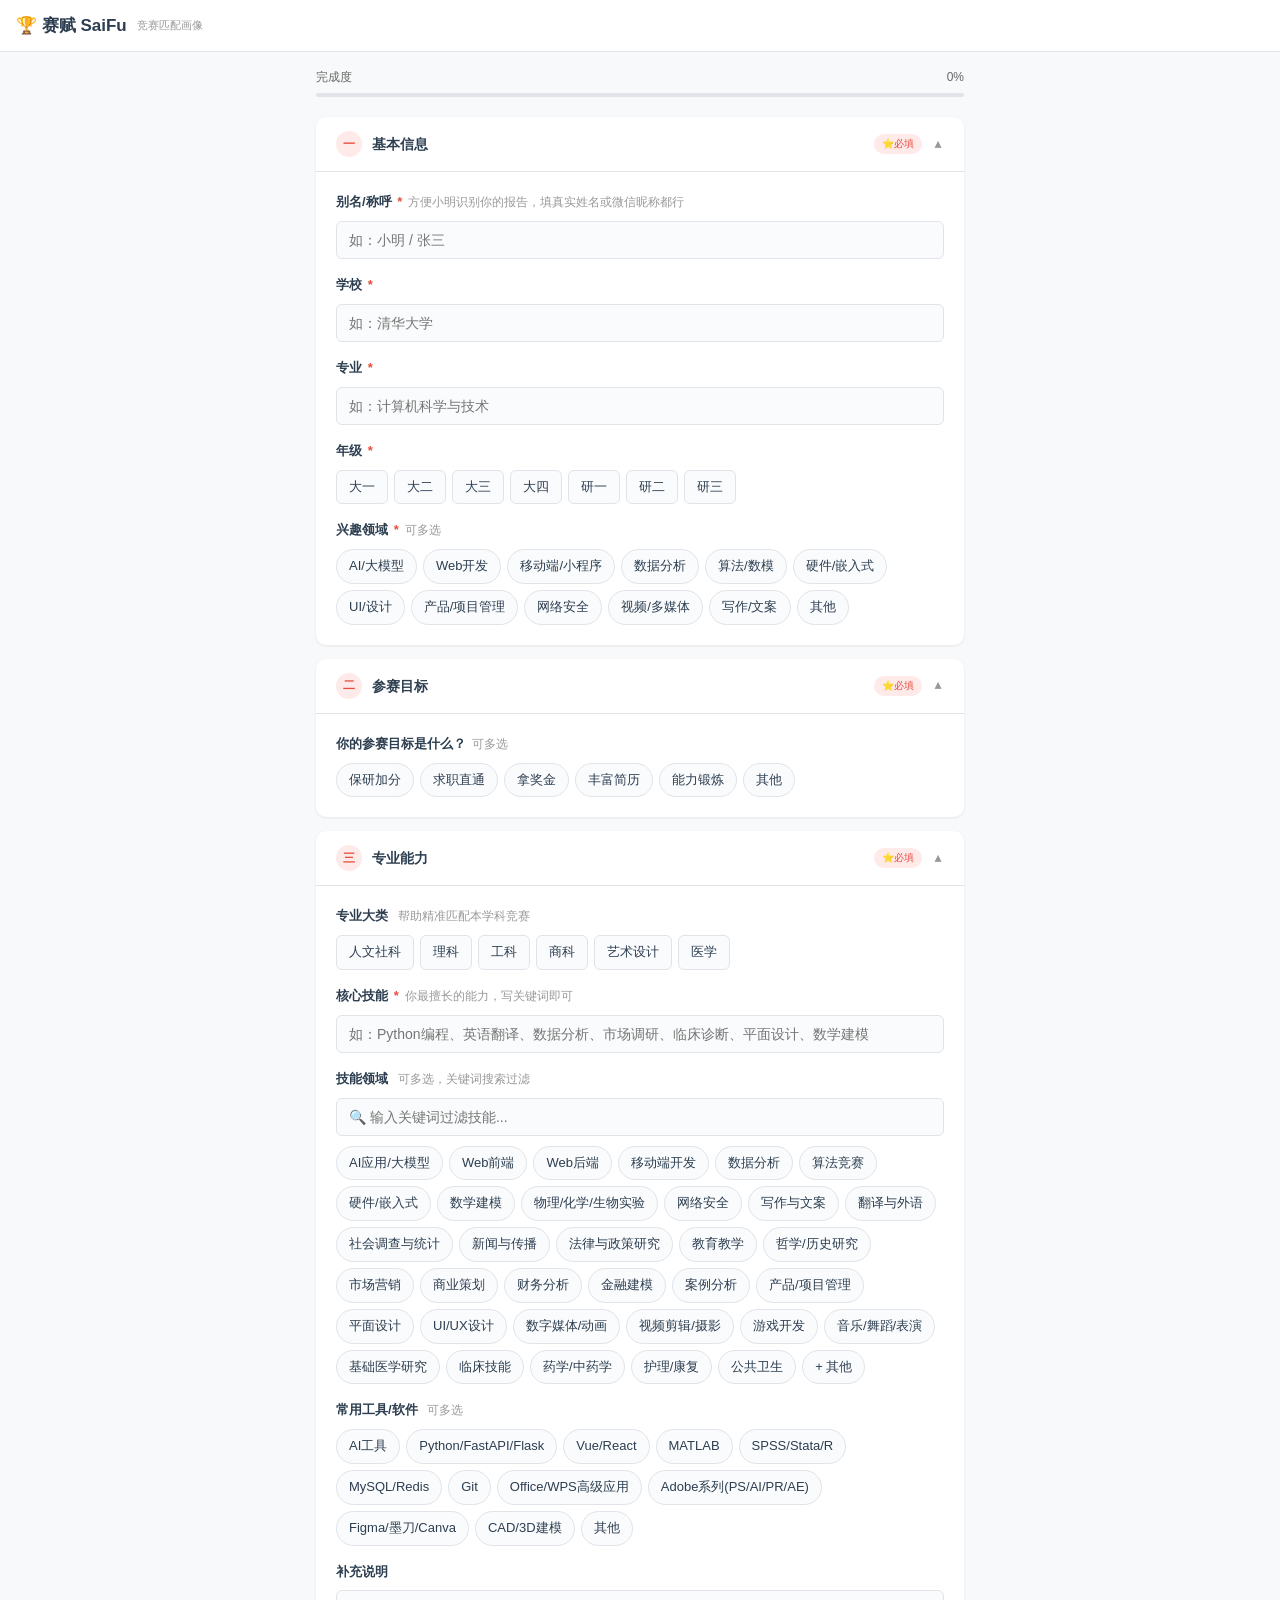
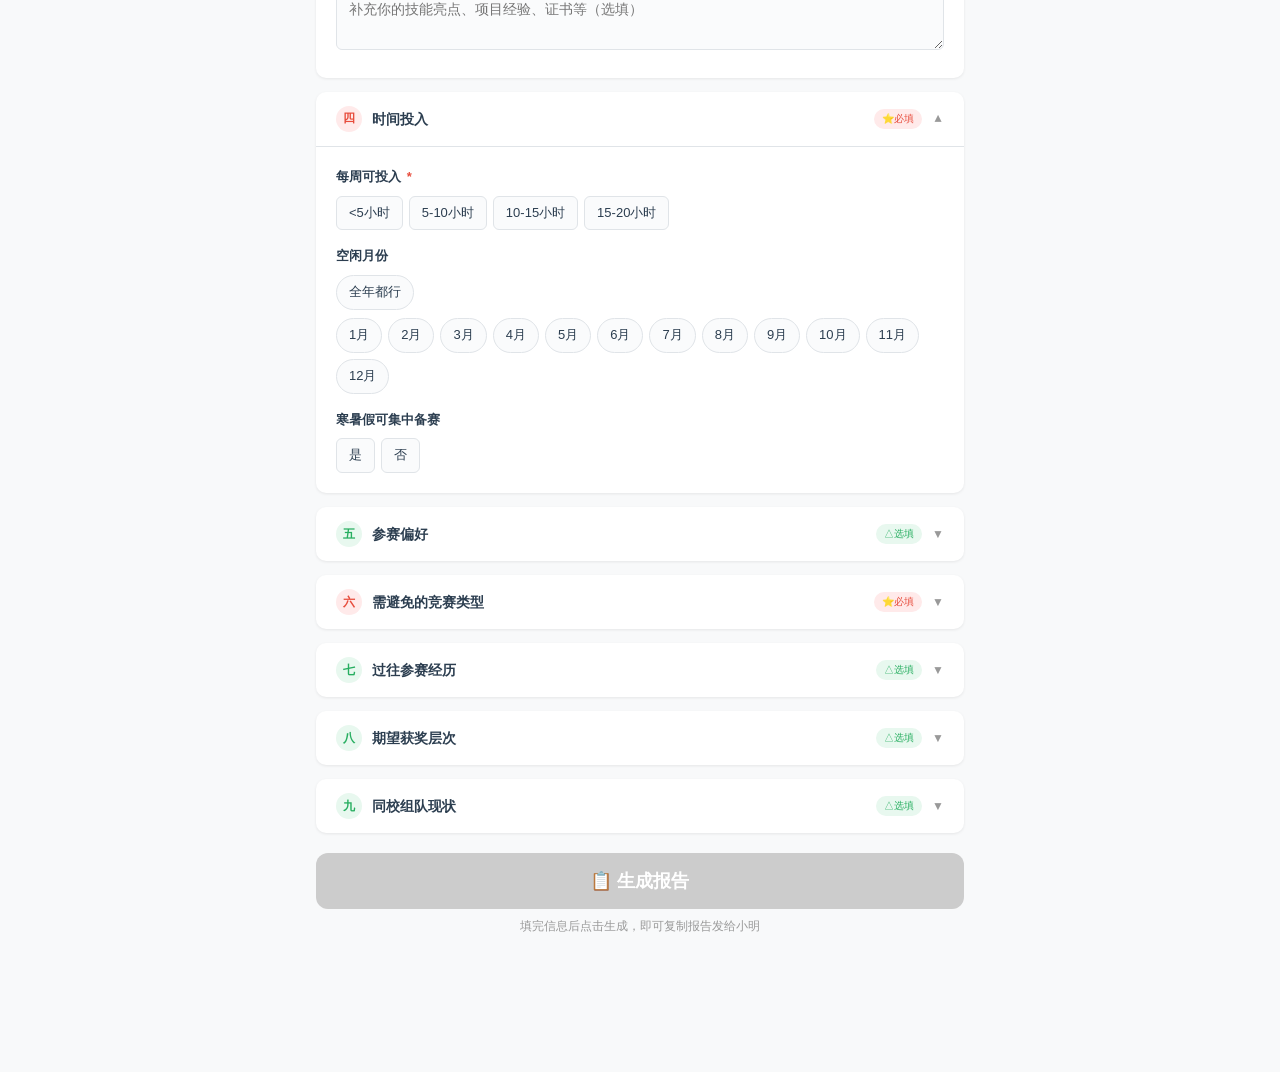
<file: static-form/index.html>
<!DOCTYPE html>
<html lang="zh-CN">
<head>
<meta charset="UTF-8">
<meta name="viewport" content="width=device-width, initial-scale=1.0, maximum-scale=1.0, user-scalable=no">
<title>赛赋 SaiFu · 竞赛匹配画像</title>
<style>
/* ══════════════════════════════════════════
   纯静态表单 - 赛赋 SaiFu 用户画像收集
   自包含，无外部依赖，微信/浏览器均可打开
   ══════════════════════════════════════════ */
:root {
  --bg: #f8f9fa; --card-bg: #fff; --text-main: #2c3e50; --text-secondary: #666;
  --border: #e0e4e8; --accent: #5b6af0; --accent-light: #eef0ff;
  --accent-hover: #4a55d4; --required: #e74c3c; --optional: #27ae60;
  --shadow: 0 1px 3px rgba(0,0,0,0.08); --radius: 10px;
}
* { box-sizing: border-box; margin: 0; padding: 0; }
body {
  font-family: -apple-system, BlinkMacSystemFont, "Segoe UI", "PingFang SC", "Microsoft YaHei", sans-serif;
  background: var(--bg); color: var(--text-main); line-height: 1.6;
  padding-bottom: 120px; -webkit-text-size-adjust: 100%;
}

/* ── 顶部 ── */
.navbar {
  background: #fff; border-bottom: 1px solid var(--border); padding: 12px 16px;
  display: flex; align-items: center; gap: 10px; position: sticky; top: 0; z-index: 100;
}
.navbar h1 { font-size: 17px; font-weight: 700; color: var(--text-main); white-space: nowrap; }
.navbar .tag { font-size: 11px; color: #999; }
.container { max-width: 680px; margin: 0 auto; padding: 16px; }

/* ── 进度条 ── */
.progress-wrap { margin-bottom: 20px; }
.progress-info { display: flex; justify-content: space-between; font-size: 12px; color: var(--text-secondary); margin-bottom: 6px; }
.progress-track { height: 4px; background: #e0e4e8; border-radius: 2px; overflow: hidden; }
.progress-fill { height: 100%; background: var(--accent); border-radius: 2px; transition: width 0.3s; width: 0%; }

/* ── 区块 ── */
.section { background: #fff; border-radius: var(--radius); box-shadow: var(--shadow); margin-bottom: 14px; overflow: hidden; }
.section-header { padding: 14px 20px; cursor: pointer; display: flex; align-items: center; gap: 10px; user-select: none; transition: background 0.15s; -webkit-tap-highlight-color: transparent; }
.section-header:active { background: #f5f6f8; }
.section.open .section-header { border-bottom: 1px solid var(--border); }
.section-num { width: 26px; height: 26px; border-radius: 50%; display: flex; align-items: center; justify-content: center; font-size: 12px; font-weight: 700; flex-shrink: 0; }
.num-required { background: #ffeaea; color: var(--required); }
.num-optional { background: #e8f8ef; color: var(--optional); }
.section-title { flex: 1; font-size: 14px; font-weight: 600; }
.section-badge { font-size: 10px; padding: 2px 8px; border-radius: 10px; }
.section-arrow { font-size: 12px; color: #999; transition: transform 0.3s; }
.section.open .section-arrow { transform: rotate(180deg); }
.section-body { display: none; padding: 20px; }
.section.open .section-body { display: block; }

/* ── 字段 ── */
.field { margin-bottom: 16px; }
.field:last-child { margin-bottom: 0; }
.field-label { font-size: 13px; font-weight: 600; color: var(--text-main); margin-bottom: 8px; display: block; }
.field-label .required-star { color: var(--required); margin-left: 2px; }
.field-hint { font-size: 12px; color: #999; font-weight: 400; margin-left: 6px; }
input[type="text"], input[type="url"], textarea, select {
  width: 100%; padding: 10px 12px; border: 1px solid var(--border); border-radius: 6px;
  font-size: 14px; font-family: inherit; color: var(--text-main); background: #fafbfc;
  transition: border 0.2s, box-shadow 0.2s; -webkit-appearance: none;
}
input:focus, textarea:focus, select:focus { outline: none; border-color: var(--accent); box-shadow: 0 0 0 3px var(--accent-light); }
textarea { resize: vertical; min-height: 60px; }

/* ── 选项标签 ── */
.option-group { display: flex; flex-wrap: wrap; gap: 6px; }
.option-item { display: flex; align-items: center; gap: 6px; }
.option-item input[type="checkbox"], .option-item input[type="radio"] { display: none; }
.option-tag {
  display: inline-flex; align-items: center; gap: 4px;
  padding: 6px 12px; border: 1px solid var(--border); border-radius: 20px;
  font-size: 13px; cursor: pointer; transition: all 0.15s; background: #fafbfc;
  user-select: none; -webkit-tap-highlight-color: transparent;
}
.option-tag:active { background: var(--accent-light); }
.option-item input:checked + .option-tag { background: var(--accent); color: #fff; border-color: var(--accent); }
.option-group.radio-group .option-tag { border-radius: 6px; }

/* ── 其他输入 ── */
.inline-other { margin-top: 6px; display: none; }
.inline-other.show { display: flex; gap: 8px; align-items: center; }
.inline-other input { flex: 1; }
.sub-field { margin-left: 24px; padding-left: 12px; border-left: 2px solid var(--border); }
.category-label { font-size: 11px; color: #999; margin-bottom: 4px; }

/* 技能搜索过滤 */
.skill-filter {
  width: 100%; padding: 10px 14px; border: 1px solid var(--border); border-radius: 8px;
  font-size: 14px; background: #fafbfc; transition: border 0.2s, box-shadow 0.2s;
}
.skill-filter:focus { outline: none; border-color: var(--accent); box-shadow: 0 0 0 3px var(--accent-light); }
.option-item.skill-hidden { display: none; }
.no-skill-match { display: none; font-size: 13px; color: #999; padding: 8px 0; }
.no-skill-match.show { display: block; }

/* ── 按钮 ── */
.btn {
  padding: 8px 18px; border: none; border-radius: 6px; font-size: 14px; cursor: pointer;
  font-weight: 500; transition: all 0.2s; display: inline-flex; align-items: center; gap: 6px;
  font-family: inherit;
}
.btn-primary { background: var(--accent); color: #fff; }
.btn-primary:active { background: var(--accent-hover); }
.btn-submit {
  width: 100%; padding: 16px; border: none; border-radius: 12px; font-size: 18px; font-weight: 700;
  color: #fff; cursor: pointer; transition: all 0.2s; display: flex; align-items: center; justify-content: center; gap: 8px;
  font-family: inherit; -webkit-tap-highlight-color: transparent;
}
.btn-submit.active { background: var(--accent); }
.btn-submit.active:active { background: var(--accent-hover); transform: scale(0.98); }
.btn-submit.disabled { background: #ccc; cursor: not-allowed; }
.btn-copy {
  width: 100%; padding: 14px; border: 2px solid var(--accent); border-radius: 12px;
  font-size: 16px; font-weight: 600; color: var(--accent); background: #fff;
  cursor: pointer; font-family: inherit; -webkit-tap-highlight-color: transparent;
}
.btn-copy:active { background: var(--accent-light); }

/* ── 报告区 ── */
.report-area { display: none; margin-top: 20px; }
.report-card {
  background: #fff; border-radius: var(--radius); box-shadow: var(--shadow); padding: 24px;
}
.report-title { font-size: 16px; font-weight: 700; color: var(--text-main); margin-bottom: 16px; text-align: center; }
.report-text {
  background: #f8f9fa; border: 1px solid var(--border); border-radius: 8px;
  padding: 16px; font-size: 13px; line-height: 1.8; white-space: pre-wrap;
  word-break: break-all; max-height: 400px; overflow-y: auto;
  -webkit-user-select: all; user-select: all; font-family: "PingFang SC", "Microsoft YaHei", monospace;
}
.report-actions { margin-top: 12px; display: flex; flex-direction: column; gap: 8px; }
.copy-hint { font-size: 11px; color: #999; text-align: center; }

/* ── Toast ── */
.toast { position: fixed; bottom: 40px; left: 50%; transform: translateX(-50%); background: #333; color: #fff; padding: 12px 28px; border-radius: 24px; font-size: 14px; z-index: 2000; opacity: 0; pointer-events: none; transition: opacity 0.3s; white-space: nowrap; }
.toast.show { opacity: 1; }
.toast.success { background: #27ae60; }

/* ── 移动端微调 ── */
@media (max-width: 600px) {
  .container { padding: 10px 8px; }
  .section-body { padding: 14px; }
  .option-tag { padding: 9px 14px; font-size: 14px; min-height: 44px; display: inline-flex; align-items: center; }
  .navbar { padding: 10px 12px; }
  .navbar h1 { font-size: 15px; }
  .btn-submit { font-size: 16px; padding: 14px; }
}
</style>
</head>
<body>

<!-- 顶部 -->
<div class="navbar">
  <h1>🏆 赛赋 SaiFu</h1>
  <span class="tag">竞赛匹配画像</span>
</div>

<div class="container">

  <!-- 进度条 -->
  <div class="progress-wrap">
    <div class="progress-info"><span>完成度</span><span id="progressPercent">0%</span></div>
    <div class="progress-track"><div class="progress-fill" id="progressFill"></div></div>
  </div>

  <!-- ═══════════════ 表单 ═══════════════ -->
  <div id="formArea">
    <form id="profileForm" onsubmit="return false;">

    <!-- ═══ 一、基本信息 ═══ -->
    <div class="section open" id="sec-basic">
      <div class="section-header" onclick="toggleSection('sec-basic')">
        <span class="section-num num-required">一</span>
        <span class="section-title">基本信息</span>
        <span class="section-badge badge-required" style="background:#ffeaea;color:var(--required);">⭐必填</span>
        <span class="section-arrow">▼</span>
      </div>
      <div class="section-body">
        <div class="field">
          <label class="field-label">别名/称呼 <span class="required-star">*</span><span class="field-hint">方便小明识别你的报告，填真实姓名或微信昵称都行</span></label>
          <input type="text" id="alias" placeholder="如：小明 / 张三" oninput="updateProgress()">
        </div>
        <div class="field">
          <label class="field-label">学校 <span class="required-star">*</span></label>
          <input type="text" id="school" placeholder="如：清华大学" oninput="updateProgress()">
        </div>
        <div class="field">
          <label class="field-label">专业 <span class="required-star">*</span></label>
          <input type="text" id="major" placeholder="如：计算机科学与技术" oninput="updateProgress()">
        </div>
        <div class="field">
          <label class="field-label">年级 <span class="required-star">*</span></label>
          <div class="option-group radio-group" id="grade-group">
            <label class="option-item"><input type="radio" name="grade" value="大一" onchange="updateProgress()"><span class="option-tag">大一</span></label>
            <label class="option-item"><input type="radio" name="grade" value="大二" onchange="updateProgress()"><span class="option-tag">大二</span></label>
            <label class="option-item"><input type="radio" name="grade" value="大三" onchange="updateProgress()"><span class="option-tag">大三</span></label>
            <label class="option-item"><input type="radio" name="grade" value="大四" onchange="updateProgress()"><span class="option-tag">大四</span></label>
            <label class="option-item"><input type="radio" name="grade" value="研一" onchange="updateProgress()"><span class="option-tag">研一</span></label>
            <label class="option-item"><input type="radio" name="grade" value="研二" onchange="updateProgress()"><span class="option-tag">研二</span></label>
            <label class="option-item"><input type="radio" name="grade" value="研三" onchange="updateProgress()"><span class="option-tag">研三</span></label>
          </div>
        </div>
        <div class="field">
          <label class="field-label">兴趣领域 <span class="required-star">*</span><span class="field-hint">可多选</span></label>
          <div class="option-group" id="interests-group">
            <label class="option-item"><input type="checkbox" name="interests" value="AI/大模型" onchange="updateProgress()"><span class="option-tag">AI/大模型</span></label>
            <label class="option-item"><input type="checkbox" name="interests" value="Web开发" onchange="updateProgress()"><span class="option-tag">Web开发</span></label>
            <label class="option-item"><input type="checkbox" name="interests" value="移动端/小程序" onchange="updateProgress()"><span class="option-tag">移动端/小程序</span></label>
            <label class="option-item"><input type="checkbox" name="interests" value="数据分析" onchange="updateProgress()"><span class="option-tag">数据分析</span></label>
            <label class="option-item"><input type="checkbox" name="interests" value="算法/数模" onchange="updateProgress()"><span class="option-tag">算法/数模</span></label>
            <label class="option-item"><input type="checkbox" name="interests" value="硬件/嵌入式" onchange="updateProgress()"><span class="option-tag">硬件/嵌入式</span></label>
            <label class="option-item"><input type="checkbox" name="interests" value="UI/设计" onchange="updateProgress()"><span class="option-tag">UI/设计</span></label>
            <label class="option-item"><input type="checkbox" name="interests" value="产品/项目管理" onchange="updateProgress()"><span class="option-tag">产品/项目管理</span></label>
            <label class="option-item"><input type="checkbox" name="interests" value="网络安全" onchange="updateProgress()"><span class="option-tag">网络安全</span></label>
            <label class="option-item"><input type="checkbox" name="interests" value="视频/多媒体" onchange="updateProgress()"><span class="option-tag">视频/多媒体</span></label>
            <label class="option-item"><input type="checkbox" name="interests" value="写作/文案" onchange="updateProgress()"><span class="option-tag">写作/文案</span></label>
            <label class="option-item"><input type="checkbox" name="interests" value="__OTHER__" onchange="toggleOther('interests-other');updateProgress()"><span class="option-tag">其他</span></label>
          </div>
          <div class="inline-other" id="interests-other-wrap">
            <input type="text" id="interests-other" placeholder="请输入其他兴趣领域" oninput="updateProgress()">
          </div>
        </div>
      </div>
    </div>

    <!-- ═══ 二、参赛目标 ═══ -->
    <div class="section open" id="sec-goals">
      <div class="section-header" onclick="toggleSection('sec-goals')">
        <span class="section-num num-required">二</span>
        <span class="section-title">参赛目标</span>
        <span class="section-badge badge-required" style="background:#ffeaea;color:var(--required);">⭐必填</span>
        <span class="section-arrow">▼</span>
      </div>
      <div class="section-body">
        <div class="field">
          <label class="field-label">你的参赛目标是什么？<span class="field-hint">可多选</span></label>
          <div class="option-group" id="goals-group">
            <label class="option-item"><input type="checkbox" name="goals" value="保研加分" onchange="updateProgress()"><span class="option-tag">保研加分</span></label>
            <label class="option-item"><input type="checkbox" name="goals" value="求职直通" onchange="updateProgress()"><span class="option-tag">求职直通</span></label>
            <label class="option-item"><input type="checkbox" name="goals" value="拿奖金" onchange="updateProgress()"><span class="option-tag">拿奖金</span></label>
            <label class="option-item"><input type="checkbox" name="goals" value="丰富简历" onchange="updateProgress()"><span class="option-tag">丰富简历</span></label>
            <label class="option-item"><input type="checkbox" name="goals" value="能力锻炼" onchange="updateProgress()"><span class="option-tag">能力锻炼</span></label>
            <label class="option-item"><input type="checkbox" name="goals" value="__OTHER__" onchange="toggleOther('goals-other');updateProgress()"><span class="option-tag">其他</span></label>
          </div>
          <div class="inline-other" id="goals-other-wrap">
            <input type="text" id="goals-other" placeholder="请输入其他目标" oninput="updateProgress()">
          </div>
        </div>
      </div>
    </div>

    <!-- ═══ 三、专业能力 ═══ -->
    <div class="section open" id="sec-skills">
      <div class="section-header" onclick="toggleSection('sec-skills')">
        <span class="section-num num-required">三</span>
        <span class="section-title">专业能力</span>
        <span class="section-badge badge-required" style="background:#ffeaea;color:var(--required);">⭐必填</span>
        <span class="section-arrow">▼</span>
      </div>
      <div class="section-body">
        <div class="field">
          <label class="field-label">专业大类 <span class="field-hint">帮助精准匹配本学科竞赛</span></label>
          <div class="option-group radio-group" id="major-category-group">
            <label class="option-item"><input type="radio" name="major-category" value="人文社科" onchange="updateProgress()"><span class="option-tag">人文社科</span></label>
            <label class="option-item"><input type="radio" name="major-category" value="理科" onchange="updateProgress()"><span class="option-tag">理科</span></label>
            <label class="option-item"><input type="radio" name="major-category" value="工科" onchange="updateProgress()"><span class="option-tag">工科</span></label>
            <label class="option-item"><input type="radio" name="major-category" value="商科" onchange="updateProgress()"><span class="option-tag">商科</span></label>
            <label class="option-item"><input type="radio" name="major-category" value="艺术设计" onchange="updateProgress()"><span class="option-tag">艺术设计</span></label>
            <label class="option-item"><input type="radio" name="major-category" value="医学" onchange="updateProgress()"><span class="option-tag">医学</span></label>
          </div>
        </div>
        <div class="field">
          <label class="field-label">核心技能 <span class="required-star">*</span><span class="field-hint">你最擅长的能力，写关键词即可</span></label>
          <input type="text" id="core-skills" placeholder="如：Python编程、英语翻译、数据分析、市场调研、临床诊断、平面设计、数学建模" oninput="updateProgress()">
        </div>
        <div class="field">
          <label class="field-label">技能领域 <span class="field-hint">可多选，关键词搜索过滤</span></label>
          <input type="text" class="skill-filter" id="skill-filter" placeholder="🔍 输入关键词过滤技能..." oninput="filterSkillTags()" style="margin-bottom:10px;">
          <div class="no-skill-match" id="no-skill-match">⚠️ 没有匹配的技能，试试其他关键词</div>
          <div class="option-group" id="tech-direction-group">
            <!-- 技术与工程 -->
            <label class="option-item" data-skill-keywords="ai 人工智能 大模型 llm"><input type="checkbox" name="tech-direction" value="AI应用/大模型" onchange="updateProgress()"><span class="option-tag">AI应用/大模型</span></label>
            <label class="option-item" data-skill-keywords="前端 web react vue 编程"><input type="checkbox" name="tech-direction" value="Web前端" onchange="updateProgress()"><span class="option-tag">Web前端</span></label>
            <label class="option-item" data-skill-keywords="后端 服务端 编程 api"><input type="checkbox" name="tech-direction" value="Web后端" onchange="updateProgress()"><span class="option-tag">Web后端</span></label>
            <label class="option-item" data-skill-keywords="移动 app ios android 手机"><input type="checkbox" name="tech-direction" value="移动端开发" onchange="updateProgress()"><span class="option-tag">移动端开发</span></label>
            <label class="option-item" data-skill-keywords="数据 统计 python pandas 可视化"><input type="checkbox" name="tech-direction" value="数据分析" onchange="updateProgress()"><span class="option-tag">数据分析</span></label>
            <label class="option-item" data-skill-keywords="算法 竞赛 leetcode acm"><input type="checkbox" name="tech-direction" value="算法竞赛" onchange="updateProgress()"><span class="option-tag">算法竞赛</span></label>
            <label class="option-item" data-skill-keywords="硬件 嵌入式 单片机 iot"><input type="checkbox" name="tech-direction" value="硬件/嵌入式" onchange="updateProgress()"><span class="option-tag">硬件/嵌入式</span></label>
            <label class="option-item" data-skill-keywords="数学 建模 优化 仿真"><input type="checkbox" name="tech-direction" value="数学建模" onchange="updateProgress()"><span class="option-tag">数学建模</span></label>
            <label class="option-item" data-skill-keywords="物理 化学 生物 实验 科研"><input type="checkbox" name="tech-direction" value="物理/化学/生物实验" onchange="updateProgress()"><span class="option-tag">物理/化学/生物实验</span></label>
            <label class="option-item" data-skill-keywords="安全 网络 渗透 加密 攻防"><input type="checkbox" name="tech-direction" value="网络安全" onchange="updateProgress()"><span class="option-tag">网络安全</span></label>
            <!-- 人文社科 -->
            <label class="option-item" data-skill-keywords="写作 文案 内容 编辑 文字"><input type="checkbox" name="tech-direction" value="写作与文案" onchange="updateProgress()"><span class="option-tag">写作与文案</span></label>
            <label class="option-item" data-skill-keywords="翻译 外语 英语 日语 语言"><input type="checkbox" name="tech-direction" value="翻译与外语" onchange="updateProgress()"><span class="option-tag">翻译与外语</span></label>
            <label class="option-item" data-skill-keywords="调查 统计 问卷 社会 调研"><input type="checkbox" name="tech-direction" value="社会调查与统计" onchange="updateProgress()"><span class="option-tag">社会调查与统计</span></label>
            <label class="option-item" data-skill-keywords="新闻 传播 媒体 运营 自媒体"><input type="checkbox" name="tech-direction" value="新闻与传播" onchange="updateProgress()"><span class="option-tag">新闻与传播</span></label>
            <label class="option-item" data-skill-keywords="法律 政策 法规 研究"><input type="checkbox" name="tech-direction" value="法律与政策研究" onchange="updateProgress()"><span class="option-tag">法律与政策研究</span></label>
            <label class="option-item" data-skill-keywords="教育 教学 培训 课程"><input type="checkbox" name="tech-direction" value="教育教学" onchange="updateProgress()"><span class="option-tag">教育教学</span></label>
            <label class="option-item" data-skill-keywords="哲学 历史 人文 理论"><input type="checkbox" name="tech-direction" value="哲学/历史研究" onchange="updateProgress()"><span class="option-tag">哲学/历史研究</span></label>
            <!-- 商科 -->
            <label class="option-item" data-skill-keywords="营销 市场 推广 品牌 运营"><input type="checkbox" name="tech-direction" value="市场营销" onchange="updateProgress()"><span class="option-tag">市场营销</span></label>
            <label class="option-item" data-skill-keywords="商业 策划 创业 计划书 bp"><input type="checkbox" name="tech-direction" value="商业策划" onchange="updateProgress()"><span class="option-tag">商业策划</span></label>
            <label class="option-item" data-skill-keywords="财务 会计 审计 报表"><input type="checkbox" name="tech-direction" value="财务分析" onchange="updateProgress()"><span class="option-tag">财务分析</span></label>
            <label class="option-item" data-skill-keywords="金融 建模 投资 量化"><input type="checkbox" name="tech-direction" value="金融建模" onchange="updateProgress()"><span class="option-tag">金融建模</span></label>
            <label class="option-item" data-skill-keywords="案例 分析 咨询 战略"><input type="checkbox" name="tech-direction" value="案例分析" onchange="updateProgress()"><span class="option-tag">案例分析</span></label>
            <label class="option-item" data-skill-keywords="产品 项目管理 pm 经理"><input type="checkbox" name="tech-direction" value="产品/项目管理" onchange="updateProgress()"><span class="option-tag">产品/项目管理</span></label>
            <!-- 设计与创意 -->
            <label class="option-item" data-skill-keywords="平面 设计 ps 视觉 海报"><input type="checkbox" name="tech-direction" value="平面设计" onchange="updateProgress()"><span class="option-tag">平面设计</span></label>
            <label class="option-item" data-skill-keywords="ui ux 交互 界面 用户体验"><input type="checkbox" name="tech-direction" value="UI/UX设计" onchange="updateProgress()"><span class="option-tag">UI/UX设计</span></label>
            <label class="option-item" data-skill-keywords="数字媒体 动画 3d 多媒体"><input type="checkbox" name="tech-direction" value="数字媒体/动画" onchange="updateProgress()"><span class="option-tag">数字媒体/动画</span></label>
            <label class="option-item" data-skill-keywords="视频 剪辑 摄影 拍摄 后期"><input type="checkbox" name="tech-direction" value="视频剪辑/摄影" onchange="updateProgress()"><span class="option-tag">视频剪辑/摄影</span></label>
            <label class="option-item" data-skill-keywords="游戏 开发 unity unreal 引擎"><input type="checkbox" name="tech-direction" value="游戏开发" onchange="updateProgress()"><span class="option-tag">游戏开发</span></label>
            <label class="option-item" data-skill-keywords="音乐 舞蹈 表演 艺术 舞台"><input type="checkbox" name="tech-direction" value="音乐/舞蹈/表演" onchange="updateProgress()"><span class="option-tag">音乐/舞蹈/表演</span></label>
            <!-- 医学 -->
            <label class="option-item" data-skill-keywords="医学 基础 研究 实验 生物"><input type="checkbox" name="tech-direction" value="基础医学研究" onchange="updateProgress()"><span class="option-tag">基础医学研究</span></label>
            <label class="option-item" data-skill-keywords="临床 技能 诊断 治疗"><input type="checkbox" name="tech-direction" value="临床技能" onchange="updateProgress()"><span class="option-tag">临床技能</span></label>
            <label class="option-item" data-skill-keywords="药学 中药 药物 制剂"><input type="checkbox" name="tech-direction" value="药学/中药学" onchange="updateProgress()"><span class="option-tag">药学/中药学</span></label>
            <label class="option-item" data-skill-keywords="护理 康复 健康"><input type="checkbox" name="tech-direction" value="护理/康复" onchange="updateProgress()"><span class="option-tag">护理/康复</span></label>
            <label class="option-item" data-skill-keywords="公共卫生 流行病 防疫 卫生"><input type="checkbox" name="tech-direction" value="公共卫生" onchange="updateProgress()"><span class="option-tag">公共卫生</span></label>
            <label class="option-item"><input type="checkbox" name="tech-direction" value="__OTHER__" onchange="toggleOther('tech-direction-other');updateProgress()"><span class="option-tag">+ 其他</span></label>
          </div>
          <div class="inline-other" id="tech-direction-other-wrap">
            <input type="text" id="tech-direction-other" placeholder="请输入其他技能领域" oninput="updateProgress()">
          </div>
        </div>
        <div class="field">
          <label class="field-label">常用工具/软件 <span class="field-hint">可多选</span></label>
          <div class="option-group" id="tools-group" style="margin-bottom:4px;">
            <label class="option-item"><input type="checkbox" name="tools" value="ChatGPT/Claude/Copilot等AI工具" onchange="updateProgress()"><span class="option-tag">AI工具</span></label>
            <label class="option-item"><input type="checkbox" name="tools" value="Python/FastAPI/Flask" onchange="updateProgress()"><span class="option-tag">Python/FastAPI/Flask</span></label>
            <label class="option-item"><input type="checkbox" name="tools" value="Vue/React" onchange="updateProgress()"><span class="option-tag">Vue/React</span></label>
            <label class="option-item"><input type="checkbox" name="tools" value="MATLAB" onchange="updateProgress()"><span class="option-tag">MATLAB</span></label>
            <label class="option-item"><input type="checkbox" name="tools" value="SPSS/Stata/R" onchange="updateProgress()"><span class="option-tag">SPSS/Stata/R</span></label>
            <label class="option-item"><input type="checkbox" name="tools" value="MySQL/Redis" onchange="updateProgress()"><span class="option-tag">MySQL/Redis</span></label>
            <label class="option-item"><input type="checkbox" name="tools" value="Git" onchange="updateProgress()"><span class="option-tag">Git</span></label>
            <label class="option-item"><input type="checkbox" name="tools" value="Office/WPS高级应用" onchange="updateProgress()"><span class="option-tag">Office/WPS高级应用</span></label>
            <label class="option-item"><input type="checkbox" name="tools" value="Adobe系列(PS/AI/PR/AE)" onchange="updateProgress()"><span class="option-tag">Adobe系列(PS/AI/PR/AE)</span></label>
            <label class="option-item"><input type="checkbox" name="tools" value="Figma/墨刀/Canva" onchange="updateProgress()"><span class="option-tag">Figma/墨刀/Canva</span></label>
            <label class="option-item"><input type="checkbox" name="tools" value="CAD/3D建模" onchange="updateProgress()"><span class="option-tag">CAD/3D建模</span></label>
            <label class="option-item"><input type="checkbox" name="tools" value="__OTHER__" onchange="toggleOther('tools-other');updateProgress()"><span class="option-tag">其他</span></label>
          </div>
          <div class="inline-other" id="tools-other-wrap">
            <input type="text" id="tools-other" placeholder="请输入其他工具/软件" oninput="updateProgress()">
          </div>
        </div>
        <div class="field">
          <label class="field-label">补充说明</label>
          <textarea id="skills-note" placeholder="补充你的技能亮点、项目经验、证书等（选填）" oninput="updateProgress()"></textarea>
        </div>
      </div>
    </div>

    <!-- ═══ 四、时间投入 ═══ -->
    <div class="section open" id="sec-time">
      <div class="section-header" onclick="toggleSection('sec-time')">
        <span class="section-num num-required">四</span>
        <span class="section-title">时间投入</span>
        <span class="section-badge badge-required" style="background:#ffeaea;color:var(--required);">⭐必填</span>
        <span class="section-arrow">▼</span>
      </div>
      <div class="section-body">
        <div class="field">
          <label class="field-label">每周可投入 <span class="required-star">*</span></label>
          <div class="option-group radio-group" id="weekly-hours-group">
            <label class="option-item"><input type="radio" name="weekly-hours" value="每周少于5小时" onchange="updateProgress()"><span class="option-tag">&lt;5小时</span></label>
            <label class="option-item"><input type="radio" name="weekly-hours" value="每周5-10小时" onchange="updateProgress()"><span class="option-tag">5-10小时</span></label>
            <label class="option-item"><input type="radio" name="weekly-hours" value="每周10-15小时" onchange="updateProgress()"><span class="option-tag">10-15小时</span></label>
            <label class="option-item"><input type="radio" name="weekly-hours" value="每周15-20小时" onchange="updateProgress()"><span class="option-tag">15-20小时</span></label>
          </div>
        </div>
        <div class="field">
          <label class="field-label">空闲月份</label>
          <div class="option-group" id="free-months-group" style="margin-bottom:8px;">
            <label class="option-item"><input type="checkbox" name="free-months" value="全年都行" onchange="handleYearRound(this);updateProgress()"><span class="option-tag">全年都行</span></label>
          </div>
          <div id="specific-months-group" style="display:flex;flex-wrap:wrap;gap:6px;">
            <label class="option-item"><input type="checkbox" name="free-months" value="1月" onchange="updateProgress()"><span class="option-tag">1月</span></label>
            <label class="option-item"><input type="checkbox" name="free-months" value="2月" onchange="updateProgress()"><span class="option-tag">2月</span></label>
            <label class="option-item"><input type="checkbox" name="free-months" value="3月" onchange="updateProgress()"><span class="option-tag">3月</span></label>
            <label class="option-item"><input type="checkbox" name="free-months" value="4月" onchange="updateProgress()"><span class="option-tag">4月</span></label>
            <label class="option-item"><input type="checkbox" name="free-months" value="5月" onchange="updateProgress()"><span class="option-tag">5月</span></label>
            <label class="option-item"><input type="checkbox" name="free-months" value="6月" onchange="updateProgress()"><span class="option-tag">6月</span></label>
            <label class="option-item"><input type="checkbox" name="free-months" value="7月" onchange="updateProgress()"><span class="option-tag">7月</span></label>
            <label class="option-item"><input type="checkbox" name="free-months" value="8月" onchange="updateProgress()"><span class="option-tag">8月</span></label>
            <label class="option-item"><input type="checkbox" name="free-months" value="9月" onchange="updateProgress()"><span class="option-tag">9月</span></label>
            <label class="option-item"><input type="checkbox" name="free-months" value="10月" onchange="updateProgress()"><span class="option-tag">10月</span></label>
            <label class="option-item"><input type="checkbox" name="free-months" value="11月" onchange="updateProgress()"><span class="option-tag">11月</span></label>
            <label class="option-item"><input type="checkbox" name="free-months" value="12月" onchange="updateProgress()"><span class="option-tag">12月</span></label>
          </div>
        </div>
        <div class="field">
          <label class="field-label">寒暑假可集中备赛</label>
          <div class="option-group radio-group">
            <label class="option-item"><input type="radio" name="holiday-ready" value="是" onchange="updateProgress()"><span class="option-tag">是</span></label>
            <label class="option-item"><input type="radio" name="holiday-ready" value="否" onchange="updateProgress()"><span class="option-tag">否</span></label>
          </div>
        </div>
      </div>
    </div>

    <!-- ═══ 五、参赛偏好 ═══ -->
    <div class="section" id="sec-pref">
      <div class="section-header" onclick="toggleSection('sec-pref')">
        <span class="section-num num-optional">五</span>
        <span class="section-title">参赛偏好</span>
        <span class="section-badge badge-optional" style="background:#e8f8ef;color:var(--optional);">△选填</span>
        <span class="section-arrow">▼</span>
      </div>
      <div class="section-body">
        <div class="field">
          <label class="field-label">赛事级别</label>
          <div class="option-group radio-group">
            <label class="option-item"><input type="radio" name="competition-level" value="不限" onchange="updateProgress()"><span class="option-tag">不限</span></label>
            <label class="option-item"><input type="radio" name="competition-level" value="省级" onchange="updateProgress()"><span class="option-tag">省级</span></label>
            <label class="option-item"><input type="radio" name="competition-level" value="国家级" onchange="updateProgress()"><span class="option-tag">国家级</span></label>
            <label class="option-item"><input type="radio" name="competition-level" value="国际级" onchange="updateProgress()"><span class="option-tag">国际级</span></label>
          </div>
        </div>
        <div class="field">
          <label class="field-label">个人/团队</label>
          <div class="option-group radio-group">
            <label class="option-item"><input type="radio" name="team-type" value="个人赛" onchange="updateProgress()"><span class="option-tag">个人</span></label>
            <label class="option-item"><input type="radio" name="team-type" value="团队赛" onchange="updateProgress()"><span class="option-tag">团队</span></label>
            <label class="option-item"><input type="radio" name="team-type" value="个人或团队均可" onchange="updateProgress()"><span class="option-tag">均可</span></label>
          </div>
        </div>
        <div class="field">
          <label class="field-label">有指导老师吗</label>
          <div class="option-group radio-group">
            <label class="option-item"><input type="radio" name="has-advisor" value="有指导老师" onchange="updateProgress()"><span class="option-tag">有</span></label>
            <label class="option-item"><input type="radio" name="has-advisor" value="没有指导老师" onchange="updateProgress()"><span class="option-tag">暂无</span></label>
          </div>
        </div>
        <div class="field">
          <label class="field-label">接受跨校组队</label>
          <div class="option-group radio-group">
            <label class="option-item"><input type="radio" name="cross-school" value="可以跨校" onchange="updateProgress()"><span class="option-tag">接受</span></label>
            <label class="option-item"><input type="radio" name="cross-school" value="不可以跨校" onchange="updateProgress()"><span class="option-tag">不接受</span></label>
          </div>
        </div>
        <div class="field">
          <label class="field-label">比赛周期</label>
          <div class="option-group radio-group">
            <label class="option-item"><input type="radio" name="competition-duration" value="1天冲刺" onchange="updateProgress()"><span class="option-tag">1天冲刺</span></label>
            <label class="option-item"><input type="radio" name="competition-duration" value="1-4周" onchange="updateProgress()"><span class="option-tag">1-4周</span></label>
            <label class="option-item"><input type="radio" name="competition-duration" value="1-3个月" onchange="updateProgress()"><span class="option-tag">1-3个月</span></label>
            <label class="option-item"><input type="radio" name="competition-duration" value="半年以上" onchange="updateProgress()"><span class="option-tag">半年以上</span></label>
            <label class="option-item"><input type="radio" name="competition-duration" value="均可" onchange="updateProgress()"><span class="option-tag">均可</span></label>
          </div>
        </div>
        <div class="field">
          <label class="field-label">比赛形式</label>
          <div class="option-group radio-group">
            <label class="option-item"><input type="radio" name="competition-format" value="线上提交" onchange="updateProgress()"><span class="option-tag">线上提交</span></label>
            <label class="option-item"><input type="radio" name="competition-format" value="需现场答辩" onchange="updateProgress()"><span class="option-tag">需现场答辩</span></label>
            <label class="option-item"><input type="radio" name="competition-format" value="均可" onchange="updateProgress()"><span class="option-tag">均可</span></label>
          </div>
        </div>
        <div class="field">
          <label class="field-label">报名费</label>
          <div class="option-group radio-group">
            <label class="option-item"><input type="radio" name="registration-fee" value="免费" onchange="updateProgress()"><span class="option-tag">免费优先</span></label>
            <label class="option-item"><input type="radio" name="registration-fee" value="100元以内" onchange="updateProgress()"><span class="option-tag">200以内</span></label>
            <label class="option-item"><input type="radio" name="registration-fee" value="不限" onchange="updateProgress()"><span class="option-tag">不限</span></label>
          </div>
        </div>
        <div class="field">
          <label class="field-label">语言</label>
          <div class="option-group radio-group">
            <label class="option-item"><input type="radio" name="language-pref" value="只中文" onchange="updateProgress()"><span class="option-tag">只中文</span></label>
            <label class="option-item"><input type="radio" name="language-pref" value="英文也行" onchange="updateProgress()"><span class="option-tag">英文也行</span></label>
          </div>
        </div>
      </div>
    </div>

    <!-- ═══ 六、需避免的竞赛类型 ═══ -->
    <div class="section" id="sec-avoid">
      <div class="section-header" onclick="toggleSection('sec-avoid')">
        <span class="section-num num-required">六</span>
        <span class="section-title">需避免的竞赛类型</span>
        <span class="section-badge badge-required" style="background:#ffeaea;color:var(--required);">⭐必填</span>
        <span class="section-arrow">▼</span>
      </div>
      <div class="section-body">
        <div class="field">
          <label class="field-label">以下哪些类型你坚决不参加？<span class="field-hint">可多选，选中的会被排除</span></label>
          <div class="option-group" id="avoid-group">
            <label class="option-item"><input type="checkbox" name="avoid" value="纯商业计划书（无技术落地）" onchange="updateProgress()"><span class="option-tag">纯商业计划书（无技术落地）</span></label>
            <label class="option-item"><input type="checkbox" name="avoid" value="纯笔试/死记硬背型" onchange="updateProgress()"><span class="option-tag">纯笔试/死记硬背型</span></label>
            <label class="option-item"><input type="checkbox" name="avoid" value="需要长期出差/驻场" onchange="updateProgress()"><span class="option-tag">需要长期出差/驻场</span></label>
            <label class="option-item"><input type="checkbox" name="avoid" value="报名费过高" onchange="toggleAvoidFee();updateProgress()"><span class="option-tag">报名费过高</span></label>
            <label class="option-item"><input type="checkbox" name="avoid" value="对美术/设计有硬性要求" onchange="updateProgress()"><span class="option-tag">对美术/设计有硬性要求</span></label>
            <label class="option-item"><input type="checkbox" name="avoid" value="必须全程线下" onchange="updateProgress()"><span class="option-tag">必须全程线下</span></label>
            <label class="option-item"><input type="checkbox" name="avoid" value="比赛语言非中文" onchange="updateProgress()"><span class="option-tag">比赛语言非中文</span></label>
            <label class="option-item"><input type="checkbox" name="avoid" value="__OTHER__" onchange="toggleOther('avoid-other');updateProgress()"><span class="option-tag">其他</span></label>
          </div>
          <div class="inline-other" id="avoid-fee-wrap" style="margin-top:6px;">
            <span style="font-size:13px;color:#666;">超过</span>
            <input type="text" id="avoid-fee-amount" placeholder="金额" style="width:80px;display:inline;" oninput="updateProgress()">
            <span style="font-size:13px;color:#666;">元不考虑</span>
          </div>
          <div class="inline-other" id="avoid-other-wrap">
            <input type="text" id="avoid-other" placeholder="请输入其他需避免的类型" oninput="updateProgress()">
          </div>
        </div>
      </div>
    </div>

    <!-- ═══ 七、过往参赛经历 ═══ -->
    <div class="section" id="sec-history">
      <div class="section-header" onclick="toggleSection('sec-history')">
        <span class="section-num num-optional">七</span>
        <span class="section-title">过往参赛经历</span>
        <span class="section-badge badge-optional" style="background:#e8f8ef;color:var(--optional);">△选填</span>
        <span class="section-arrow">▼</span>
      </div>
      <div class="section-body">
        <div class="field">
          <label class="field-label">最高获奖</label>
          <div class="option-group radio-group">
            <label class="option-item"><input type="radio" name="highest-award" value="无" onchange="updateProgress()"><span class="option-tag">无</span></label>
            <label class="option-item"><input type="radio" name="highest-award" value="校级获奖" onchange="updateProgress()"><span class="option-tag">校级</span></label>
            <label class="option-item"><input type="radio" name="highest-award" value="省级获奖" onchange="updateProgress()"><span class="option-tag">省级</span></label>
            <label class="option-item"><input type="radio" name="highest-award" value="国家级获奖" onchange="updateProgress()"><span class="option-tag">国家级</span></label>
            <label class="option-item"><input type="radio" name="highest-award" value="国际级获奖" onchange="updateProgress()"><span class="option-tag">国际级</span></label>
          </div>
        </div>
        <div class="field">
          <label class="field-label">代表性项目<span class="field-hint">一句话说清楚你做了什么</span></label>
          <input type="text" id="project1" placeholder="项目1：如「用Python写了个自动抢课脚本」" oninput="updateProgress()">
          <input type="text" id="project2" placeholder="项目2" style="margin-top:6px;" oninput="updateProgress()">
          <input type="text" id="project3" placeholder="项目3" style="margin-top:6px;" oninput="updateProgress()">
        </div>
        <div class="field">
          <label class="field-label">有作品集/GitHub吗</label>
          <div class="option-group radio-group" id="has-portfolio-group">
            <label class="option-item"><input type="radio" name="has-portfolio" value="有" onchange="togglePortfolioLink();updateProgress()"><span class="option-tag">有</span></label>
            <label class="option-item"><input type="radio" name="has-portfolio" value="没有" onchange="togglePortfolioLink();updateProgress()"><span class="option-tag">没有</span></label>
          </div>
          <div class="inline-other" id="portfolio-link-wrap">
            <input type="url" id="portfolio-link" placeholder="请输入链接" oninput="updateProgress()">
          </div>
        </div>
      </div>
    </div>

    <!-- ═══ 八、期望获奖层次 ═══ -->
    <div class="section" id="sec-expectation">
      <div class="section-header" onclick="toggleSection('sec-expectation')">
        <span class="section-num num-optional">八</span>
        <span class="section-title">期望获奖层次</span>
        <span class="section-badge badge-optional" style="background:#e8f8ef;color:var(--optional);">△选填</span>
        <span class="section-arrow">▼</span>
      </div>
      <div class="section-body">
        <div class="field">
          <label class="field-label">最低接受</label>
          <div class="option-group radio-group">
            <label class="option-item"><input type="radio" name="min-award" value="参与奖就行" onchange="updateProgress()"><span class="option-tag">参与奖就行</span></label>
            <label class="option-item"><input type="radio" name="min-award" value="省级" onchange="updateProgress()"><span class="option-tag">省级</span></label>
            <label class="option-item"><input type="radio" name="min-award" value="国家级" onchange="updateProgress()"><span class="option-tag">国家级</span></label>
          </div>
        </div>
        <div class="field">
          <label class="field-label">理想目标</label>
          <input type="text" id="ideal-goal" placeholder="如：国家级一等奖" oninput="updateProgress()">
        </div>
        <div class="field">
          <label class="field-label">策略</label>
          <div class="option-group radio-group">
            <label class="option-item"><input type="radio" name="strategy" value="含金量优先" onchange="updateProgress()"><span class="option-tag">含金量优先</span></label>
            <label class="option-item"><input type="radio" name="strategy" value="兼顾含金量和概率" onchange="updateProgress()"><span class="option-tag">兼顾含金量和概率</span></label>
            <label class="option-item"><input type="radio" name="strategy" value="拿奖概率优先" onchange="updateProgress()"><span class="option-tag">拿奖概率优先</span></label>
          </div>
        </div>
      </div>
    </div>

    <!-- ═══ 九、同校组队现状 ═══ -->
    <div class="section" id="sec-team">
      <div class="section-header" onclick="toggleSection('sec-team')">
        <span class="section-num num-optional">九</span>
        <span class="section-title">同校组队现状</span>
        <span class="section-badge badge-optional" style="background:#e8f8ef;color:var(--optional);">△选填</span>
        <span class="section-arrow">▼</span>
      </div>
      <div class="section-body">
        <div class="field">
          <label class="field-label">学校有实验室/战队吗</label>
          <div class="option-group radio-group">
            <label class="option-item"><input type="radio" name="has-lab" value="有" onchange="updateProgress()"><span class="option-tag">有</span></label>
            <label class="option-item"><input type="radio" name="has-lab" value="没有" onchange="updateProgress()"><span class="option-tag">没有</span></label>
            <label class="option-item"><input type="radio" name="has-lab" value="不清楚" onchange="updateProgress()"><span class="option-tag">不清楚</span></label>
          </div>
        </div>
        <div class="field">
          <label class="field-label">愿意加入校内团队</label>
          <div class="option-group radio-group">
            <label class="option-item"><input type="radio" name="join-school-team" value="愿意" onchange="updateProgress()"><span class="option-tag">愿意</span></label>
            <label class="option-item"><input type="radio" name="join-school-team" value="挑项目" onchange="updateProgress()"><span class="option-tag">挑项目</span></label>
            <label class="option-item"><input type="radio" name="join-school-team" value="想自己组" onchange="updateProgress()"><span class="option-tag">想自己组</span></label>
            <label class="option-item"><input type="radio" name="join-school-team" value="视情况" onchange="updateProgress()"><span class="option-tag">视情况</span></label>
          </div>
        </div>
        <div class="field">
          <label class="field-label">需要匹配队友</label>
          <div class="option-group radio-group">
            <label class="option-item"><input type="radio" name="need-teammate" value="需要" onchange="updateProgress()"><span class="option-tag">需要</span></label>
            <label class="option-item"><input type="radio" name="need-teammate" value="暂不需要" onchange="updateProgress()"><span class="option-tag">暂不需要</span></label>
          </div>
        </div>
      </div>
    </div>

    </form>

    <!-- 生成报告按钮 -->
    <div style="margin-top:20px;">
      <button id="btnGenerate" class="btn-submit active" onclick="generateReport()">
        📋 生成报告
      </button>
      <p style="font-size:12px;color:#999;text-align:center;margin-top:8px;">填完信息后点击生成，即可复制报告发给小明</p>
    </div>
  </div>

  <!-- ═══════════════ 报告区 ═══════════════ -->
  <div class="report-area" id="reportArea">
    <div class="report-card">
      <div class="report-title">✅ 报告生成成功！</div>
      <div class="report-text" id="reportText" contenteditable="false"></div>
      <div class="report-actions">
        <button class="btn btn-copy" id="btnCopy" onclick="copyReport()">📋 一键复制报告</button>
        <p class="copy-hint">点击上方按钮复制全文，然后去微信粘贴发给小明<br>如无法复制，请长按上方文本框手动全选复制</p>
        <button class="btn btn-ghost" style="background:transparent;color:#666;font-size:13px;padding:8px;" onclick="backToForm()">← 返回修改</button>
      </div>
    </div>
  </div>

</div>

<!-- Toast -->
<div class="toast" id="toast"></div>

<!-- ═══════════════ JS ═══════════════ -->
<script>
// ── 折叠区块 ──
function toggleSection(id) {
  document.getElementById(id).classList.toggle('open');
}

// ── 其他选项切换 ──
function toggleOther(id) {
  const wrap = document.getElementById(id + '-wrap');
  const cb = document.querySelector(`[value="__OTHER__"][name="${id.replace('-other','')}"]`);
  // 对于 tech-direction 这种多个 __OTHER__ 的情况
  if (cb && cb.checked) {
    wrap.classList.add('show');
  } else {
    // 尝试找到所有相关的 __OTHER__
    const allOther = document.querySelectorAll('[value="__OTHER__"]');
    let anyChecked = false;
    allOther.forEach(function(o) {
      const wrapId = o.closest('.option-group')?.nextElementSibling?.id;
      if (wrapId && wrapId === id + '-wrap' && o.checked) anyChecked = true;
    });
    if (anyChecked) wrap.classList.add('show');
    else wrap.classList.remove('show');
  }
}

// ── 技能标签搜索过滤 ──
function filterSkillTags() {
  const filter = document.getElementById('skill-filter');
  if (!filter) return;
  const q = filter.value.trim().toLowerCase();
  const items = document.querySelectorAll('#tech-direction-group .option-item');
  let visibleCount = 0;
  items.forEach(function(item) {
    const cb = item.querySelector('input');
    const isOther = cb && cb.value === '__OTHER__';
    const isChecked = cb && cb.checked;
    if (!q || isOther || isChecked) {
      item.classList.remove('skill-hidden');
      visibleCount++;
      return;
    }
    const keywords = (item.dataset.skillKeywords || '').toLowerCase();
    const label = (item.querySelector('.option-tag')?.textContent || '').toLowerCase();
    if (label.includes(q) || keywords.includes(q)) {
      item.classList.remove('skill-hidden');
      visibleCount++;
    } else {
      item.classList.add('skill-hidden');
    }
  });
  const noMatch = document.getElementById('no-skill-match');
  if (noMatch) {
    noMatch.classList.toggle('show', visibleCount <= 1 && q);
  }
}

// 通用 toggleOther - 处理所有场景
document.addEventListener('change', function(e) {
  if (e.target.value === '__OTHER__' && e.target.type === 'checkbox') {
    const wrap = e.target.closest('.field')?.querySelector('.inline-other');
    if (wrap) {
      if (e.target.checked) wrap.classList.add('show');
      else {
        // 检查同组是否还有其他 __OTHER__ 被选中
        const name = e.target.name;
        const allOther = document.querySelectorAll(`[name="${name}"][value="__OTHER__"]`);
        let anyChecked = false;
        allOther.forEach(function(o) { if (o.checked) anyChecked = true; });
        if (!anyChecked) wrap.classList.remove('show');
      }
    }
  }
});

// ── 特定切换 ──
function toggleAvoidFee() {
  const cb = document.querySelector('[name="avoid"][value="报名费过高"]');
  const wrap = document.getElementById('avoid-fee-wrap');
  if (cb && cb.checked) wrap.classList.add('show');
  else wrap.classList.remove('show');
}

function togglePortfolioLink() {
  const val = document.querySelector('[name="has-portfolio"]:checked')?.value;
  const wrap = document.getElementById('portfolio-link-wrap');
  if (val === '有') wrap.classList.add('show');
  else wrap.classList.remove('show');
}

function handleYearRound(el) {
  const months = document.getElementById('specific-months-group');
  if (el.checked) {
    months.querySelectorAll('input').forEach(function(cb) { cb.checked = false; });
    months.style.opacity = '0.4';
    months.style.pointerEvents = 'none';
  } else {
    months.style.opacity = '1';
    months.style.pointerEvents = 'auto';
  }
}

// ── 进度条 ──
function updateProgress() {
  // 简单计算：统计所有必填字段
  var total = 0, filled = 0;

  // 别名
  total++; if (document.getElementById('alias').value.trim()) filled++;
  // 学校
  total++; if (document.getElementById('school').value.trim()) filled++;
  // 专业
  total++; if (document.getElementById('major').value.trim()) filled++;
  // 年级
  total++; if (document.querySelector('[name="grade"]:checked')) filled++;
  // 兴趣
  total++; if (document.querySelectorAll('[name="interests"]:checked').length > 0) filled++;
  // 目标
  total++; if (document.querySelectorAll('[name="goals"]:checked').length > 0) filled++;
  // 核心技能
  total++; if (document.getElementById('core-skills').value.trim()) filled++;
  // 每周时间
  total++; if (document.querySelector('[name="weekly-hours"]:checked')) filled++;
  // 避免
  total++; if (document.querySelectorAll('[name="avoid"]:checked').length > 0) filled++;

  var pct = Math.round((filled / total) * 100);
  document.getElementById('progressPercent').textContent = pct + '%';
  document.getElementById('progressFill').style.width = pct + '%';

  // 按钮状态
  var btn = document.getElementById('btnGenerate');
  if (pct >= 80) {
    btn.classList.remove('disabled'); btn.classList.add('active');
    btn.disabled = false;
  } else {
    btn.classList.add('disabled'); btn.classList.remove('active');
    btn.disabled = true;
  }
}

// ── 收集表单数据 ──
function collectFormData() {
  var data = {};
  data.alias = document.getElementById('alias').value.trim();
  data.school = document.getElementById('school').value.trim();
  data.major = document.getElementById('major').value.trim();
  data.grade = (document.querySelector('[name="grade"]:checked') || {}).value || '';
  data.interests = getCheckedValues('interests', 'interests-other');
  data.goals = getCheckedValues('goals', 'goals-other');
  data.majorCategory = (document.querySelector('[name="major-category"]:checked') || {}).value || '';
  data.coreSkills = document.getElementById('core-skills').value.trim();
  data.techDirection = getCheckedValues('tech-direction', 'tech-direction-other');
  data.tools = getCheckedValues('tools', 'tools-other');
  data.skillsNote = document.getElementById('skills-note').value.trim();
  data.weeklyHours = (document.querySelector('[name="weekly-hours"]:checked') || {}).value || '';
  data.freeMonths = getCheckedValues('free-months', null);
  data.holidayReady = (document.querySelector('[name="holiday-ready"]:checked') || {}).value || '';
  data.competitionLevel = (document.querySelector('[name="competition-level"]:checked') || {}).value || '';
  data.teamType = (document.querySelector('[name="team-type"]:checked') || {}).value || '';
  data.hasAdvisor = (document.querySelector('[name="has-advisor"]:checked') || {}).value || '';
  data.crossSchool = (document.querySelector('[name="cross-school"]:checked') || {}).value || '';
  data.competitionDuration = (document.querySelector('[name="competition-duration"]:checked') || {}).value || '';
  data.competitionFormat = (document.querySelector('[name="competition-format"]:checked') || {}).value || '';
  data.registrationFee = (document.querySelector('[name="registration-fee"]:checked') || {}).value || '';
  data.languagePref = (document.querySelector('[name="language-pref"]:checked') || {}).value || '';
  data.avoid = getCheckedValues('avoid', 'avoid-other');
  if (document.querySelector('[name="avoid"][value="报名费过高"]')?.checked) {
    var feeIdx = data.avoid.indexOf('报名费过高');
    if (feeIdx > -1) {
      var feeAmt = document.getElementById('avoid-fee-amount').value.trim();
      data.avoid[feeIdx] = '报名费过高(' + (feeAmt || '?') + '元以上不考虑)';
    }
  }
  data.highestAward = (document.querySelector('[name="highest-award"]:checked') || {}).value || '';
  data.project1 = document.getElementById('project1').value.trim();
  data.project2 = document.getElementById('project2').value.trim();
  data.project3 = document.getElementById('project3').value.trim();
  data.hasPortfolio = (document.querySelector('[name="has-portfolio"]:checked') || {}).value || '';
  data.portfolioLink = document.getElementById('portfolio-link').value.trim();
  data.minAward = (document.querySelector('[name="min-award"]:checked') || {}).value || '';
  data.idealGoal = document.getElementById('ideal-goal').value.trim();
  data.strategy = (document.querySelector('[name="strategy"]:checked') || {}).value || '';
  data.hasLab = (document.querySelector('[name="has-lab"]:checked') || {}).value || '';
  data.joinSchoolTeam = (document.querySelector('[name="join-school-team"]:checked') || {}).value || '';
  data.needTeammate = (document.querySelector('[name="need-teammate"]:checked') || {}).value || '';
  data.name = data.alias;  // 兼容导入端按 name 字段解析 JSON
  data.generatedAt = new Date().toLocaleString('zh-CN', {timeZone:'Asia/Shanghai'});
  return data;
}

function getCheckedValues(name, otherId) {
  var vals = [];
  document.querySelectorAll('[name="' + name + '"]:checked').forEach(function(cb) {
    if (cb.value === '__OTHER__' && otherId) {
      var otherVal = document.getElementById(otherId).value.trim();
      if (otherVal) vals.push(otherVal);
    } else if (cb.value !== '__OTHER__') {
      vals.push(cb.value);
    }
  });
  return vals;
}

// ── 生成报告文本 ──
function buildReportText(data) {
  var lines = [];
  lines.push('📋 赛赋·竞赛匹配报告');
  lines.push('━━━━━━━━━━━━━━━━━━━━━━━━━━');
  if (data.alias) lines.push('姓名：' + data.alias);
  if (data.school) lines.push('学校：' + data.school);
  if (data.major) lines.push('专业：' + data.major);
  if (data.grade) lines.push('年级：' + data.grade);
  if (data.interests.length) lines.push('兴趣领域：' + data.interests.join(', '));
  if (data.goals.length) lines.push('参赛目标：' + data.goals.join(', '));
  if (data.majorCategory) lines.push('专业大类：' + data.majorCategory);
  if (data.coreSkills) lines.push('核心技能：' + data.coreSkills);
  if (data.techDirection.length) lines.push('技能领域：' + data.techDirection.join(', '));
  if (data.tools.length) lines.push('常用工具：' + data.tools.join(', '));
  if (data.skillsNote) lines.push('补充说明：' + data.skillsNote);
  if (data.weeklyHours) lines.push('每周可投入：' + data.weeklyHours);
  if (data.freeMonths.length) lines.push('空闲月份：' + data.freeMonths.join(', '));
  if (data.holidayReady) lines.push('寒暑假可集中备赛：' + data.holidayReady);
  if (data.competitionLevel) lines.push('赛事级别：' + data.competitionLevel);
  if (data.teamType) lines.push('个人/团队：' + data.teamType);
  if (data.hasAdvisor) lines.push('有指导老师：' + data.hasAdvisor);
  if (data.crossSchool) lines.push('接受跨校组队：' + data.crossSchool);
  if (data.competitionDuration) lines.push('比赛周期：' + data.competitionDuration);
  if (data.competitionFormat) lines.push('比赛形式：' + data.competitionFormat);
  if (data.registrationFee) lines.push('报名费：' + data.registrationFee);
  if (data.languagePref) lines.push('语言：' + data.languagePref);
  if (data.avoid.length) lines.push('需避免：' + data.avoid.join(', '));
  if (data.highestAward) lines.push('最高获奖：' + data.highestAward);
  if (data.project1) lines.push('代表性项目1：' + data.project1);
  if (data.project2) lines.push('代表性项目2：' + data.project2);
  if (data.project3) lines.push('代表性项目3：' + data.project3);
  if (data.hasPortfolio) {
    var pfText = '有作品集/GitHub：' + data.hasPortfolio;
    if (data.portfolioLink) pfText += ' | ' + data.portfolioLink;
    lines.push(pfText);
  }
  if (data.minAward) lines.push('最低接受：' + data.minAward);
  if (data.idealGoal) lines.push('理想目标：' + data.idealGoal);
  if (data.strategy) lines.push('策略：' + data.strategy);
  if (data.hasLab) lines.push('学校有实验室：' + data.hasLab);
  if (data.joinSchoolTeam) lines.push('愿意加入校内团队：' + data.joinSchoolTeam);
  if (data.needTeammate) lines.push('需要匹配队友：' + data.needTeammate);
  lines.push('━━━━━━━━━━━━━━━━━━━━━━━━━━');
  lines.push('由 赛赋 SaiFu 生成 · 填写时间：' + (data.generatedAt || ''));
  lines.push('');
  lines.push('<!--SAIFU_JSON:' + JSON.stringify(data) + ':SAIFU_JSON-->');
  return lines.join('\n');
}

// ── 生成报告 ──
function generateReport() {
  var data = collectFormData();

  // 基本校验
  if (!data.alias) { showToast('请填写别名/称呼'); return; }
  if (!data.school) { showToast('请填写学校'); return; }
  if (!data.major) { showToast('请填写专业'); return; }
  if (!data.grade) { showToast('请选择年级'); return; }
  if (data.interests.length === 0) { showToast('请至少选一个兴趣领域'); return; }
  if (data.goals.length === 0) { showToast('请至少选一个参赛目标'); return; }
  if (!data.coreSkills) { showToast('请填写核心技能'); return; }
  if (!data.weeklyHours) { showToast('请选择每周可投入时间'); return; }
  if (data.avoid.length === 0) { showToast('请至少选一个需避免的类型（没有就选"无"）'); return; }

  var text = buildReportText(data);
  document.getElementById('reportText').textContent = text;
  document.getElementById('formArea').style.display = 'none';
  document.getElementById('reportArea').style.display = 'block';
  document.getElementById('reportArea').scrollIntoView({ behavior: 'smooth' });

  // 存储数据供后续使用
  window._saifuData = data;
  window._saifuText = text;
}

function backToForm() {
  document.getElementById('formArea').style.display = 'block';
  document.getElementById('reportArea').style.display = 'none';
  window.scrollTo({ top: 0, behavior: 'smooth' });
}

// ── 复制报告 ──
function copyReport() {
  var text = window._saifuText || document.getElementById('reportText').textContent;
  var btn = document.getElementById('btnCopy');

  // 方案1: navigator.clipboard
  if (navigator.clipboard && navigator.clipboard.writeText) {
    navigator.clipboard.writeText(text).then(function() {
      btn.textContent = '✅ 已复制！去微信粘贴吧';
      btn.style.background = '#e8f8ef';
      btn.style.borderColor = '#27ae60';
      btn.style.color = '#27ae60';
      showToast('✅ 已复制到剪贴板！');
      setTimeout(function() {
        btn.textContent = '📋 一键复制报告';
        btn.style.background = '#fff';
        btn.style.borderColor = 'var(--accent)';
        btn.style.color = 'var(--accent)';
      }, 3000);
    }).catch(function() {
      fallbackCopy(text);
    });
  } else {
    fallbackCopy(text);
  }
}

function fallbackCopy(text) {
  // 方案2: execCommand
  var ta = document.createElement('textarea');
  ta.value = text;
  ta.style.position = 'fixed';
  ta.style.left = '-9999px';
  ta.style.top = '-9999px';
  document.body.appendChild(ta);
  ta.focus();
  ta.select();
  try {
    var ok = document.execCommand('copy');
    if (ok) {
      showToast('✅ 已复制到剪贴板！');
    } else {
      showToast('⚠️ 请长按上方文本框手动全选复制');
    }
  } catch(e) {
    showToast('⚠️ 请长按上方文本框手动全选复制');
  }
  document.body.removeChild(ta);
}

// ── Toast ──
function showToast(msg) {
  var toast = document.getElementById('toast');
  toast.textContent = msg;
  toast.classList.add('show');
  clearTimeout(toast._timeout);
  toast._timeout = setTimeout(function() {
    toast.classList.remove('show');
  }, 2500);
}

// ── 初始化 ──
updateProgress();
</script>

</body>
</html>
</file>
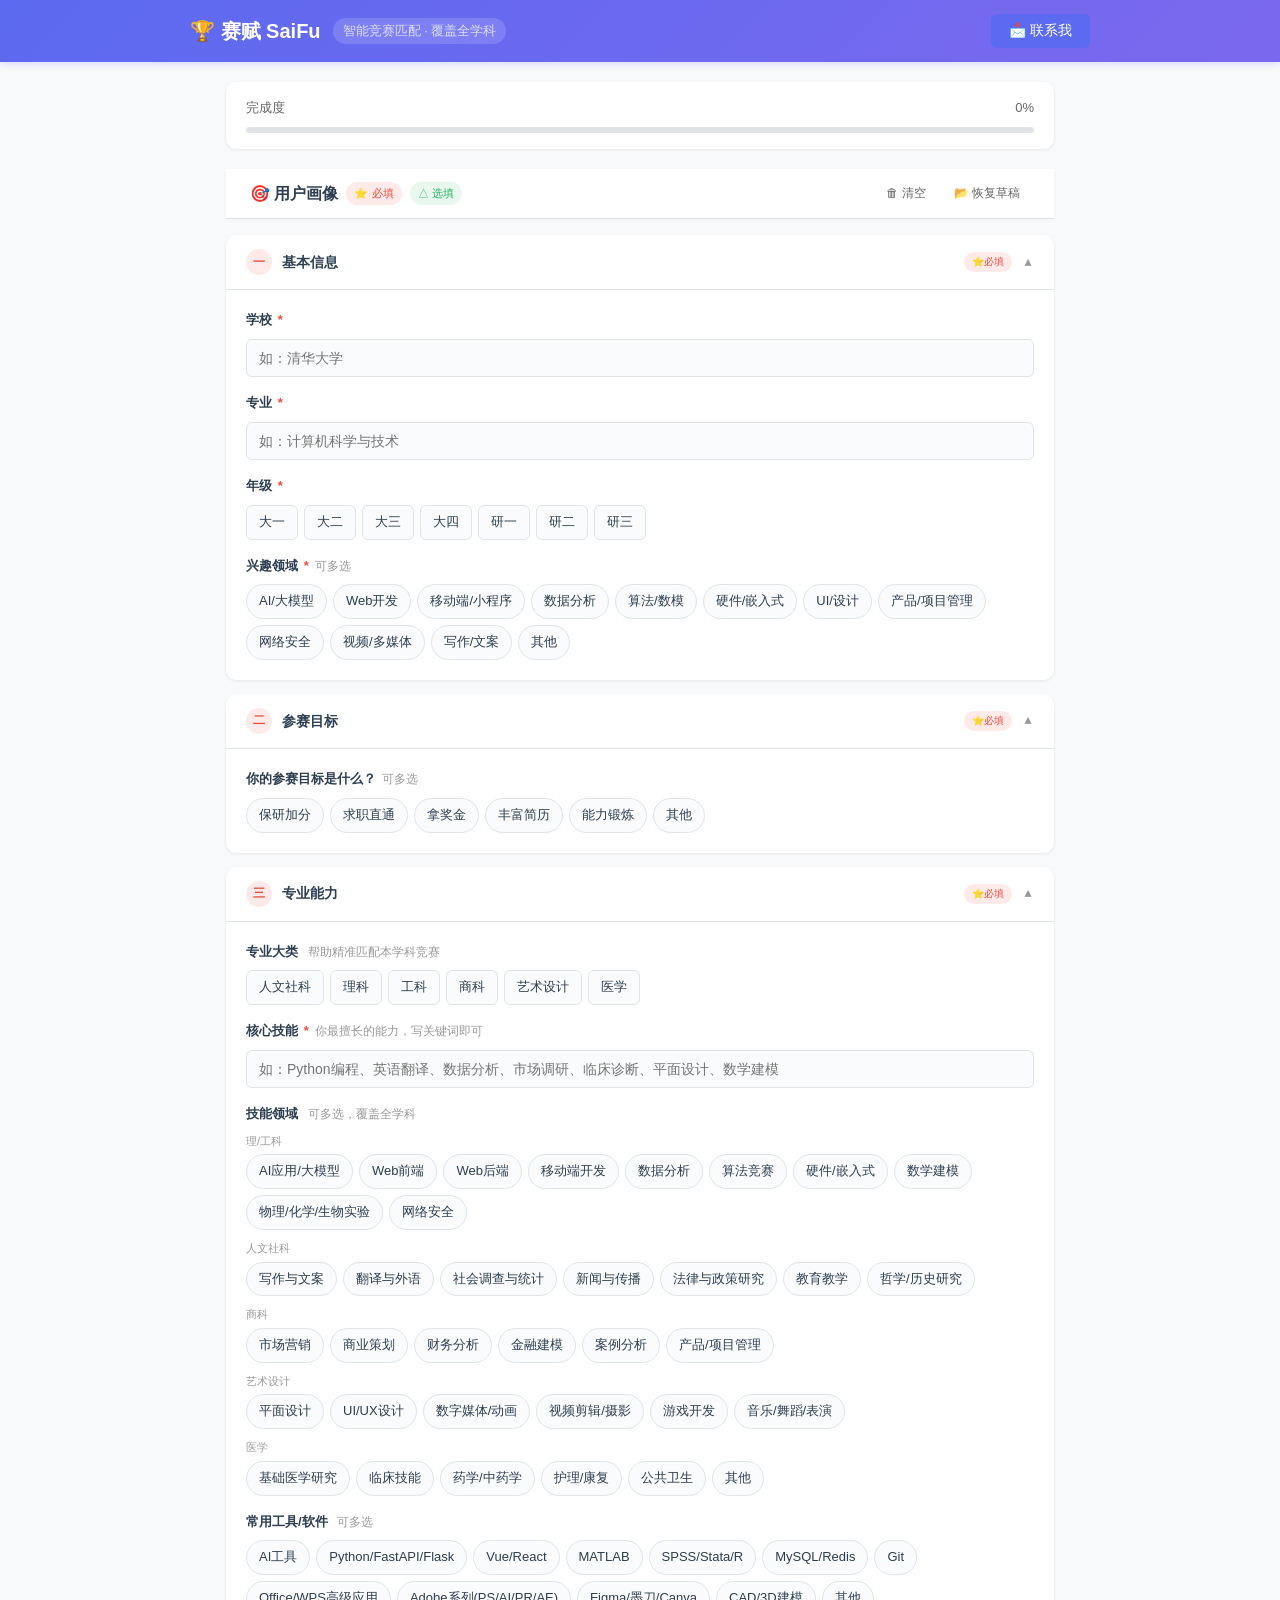
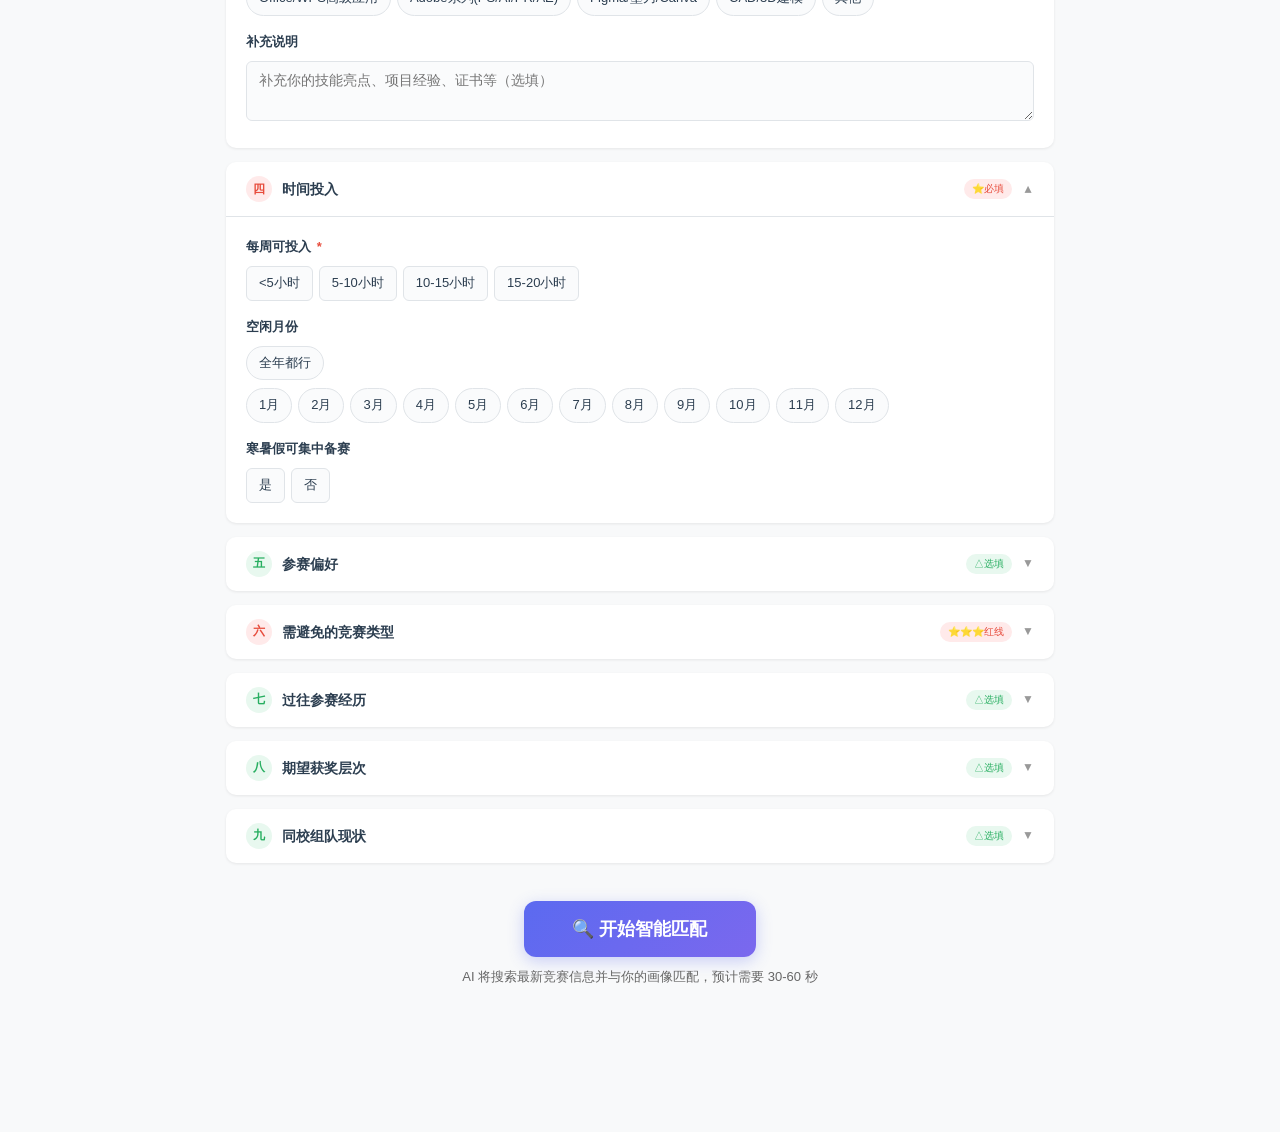
<file: saifu/frontend/index.html>
<!DOCTYPE html>
<html lang="zh-CN">
<head>
<meta charset="UTF-8">
<meta name="viewport" content="width=device-width, initial-scale=1.0">
<title>赛赋 SaiFu - 智能竞赛匹配</title>
<link rel="stylesheet" href="css/style.css">
<style>
/* ══════════════════════════════════════════
   表单样式 — 来自用户画像表单，适配 saifu
   ══════════════════════════════════════════ */
:root {
  --bg: #f8f9fa; --card-bg: #fff; --text-main: #2c3e50; --text-secondary: #666;
  --border: #e0e4e8; --accent: #5b6af0; --accent-light: #eef0ff;
  --accent-hover: #4a55d4; --required: #e74c3c; --optional: #27ae60;
  --shadow: 0 1px 3px rgba(0,0,0,0.08); --radius: 10px;
}
body { font-family: -apple-system,BlinkMacSystemFont,"Segoe UI","PingFang SC","Microsoft YaHei",sans-serif; background: var(--bg); color: var(--text-main); line-height: 1.6; padding-bottom: 100px; }

.btn {
  padding: 8px 18px; border: none; border-radius: 6px; font-size: 14px; cursor: pointer;
  font-weight: 500; transition: all 0.2s; display: inline-flex; align-items: center; gap: 6px;
}
.btn-primary { background: var(--accent); color: #fff; }
.btn-primary:hover { background: var(--accent-hover); }
.btn-outline { background: #fff; color: var(--accent); border: 1px solid var(--accent); }
.btn-outline:hover { background: var(--accent-light); }
.btn-ghost { background: transparent; color: var(--text-secondary); }
.btn-ghost:hover { background: #f0f0f0; }
.btn-sm { padding: 4px 10px; font-size: 12px; }

.header { background: #fff; border-bottom: 1px solid var(--border); padding: 12px 24px; position: sticky; top: 56px; z-index: 99; box-shadow: 0 1px 4px rgba(0,0,0,0.04); display: flex; align-items: center; justify-content: space-between; flex-wrap: wrap; gap: 12px; }
.header h2 { font-size: 16px; font-weight: 700; color: var(--text-main); }
.header .badge { font-size: 11px; padding: 3px 8px; border-radius: 20px; font-weight: 500; }
.badge-required { background: #ffeaea; color: var(--required); }
.badge-optional { background: #e8f8ef; color: var(--optional); }
.header-actions { display: flex; gap: 8px; flex-wrap: wrap; }

/* 表单区块 — 复用 saifu 的 .section 结构 */
.section { background: #fff; border-radius: var(--radius); box-shadow: var(--shadow); margin-bottom: 14px; overflow: hidden; }
.section-header { padding: 14px 20px; cursor: pointer; display: flex; align-items: center; gap: 10px; user-select: none; transition: background 0.15s; }
.section-header:hover { background: #fafbfc; }
.section.open .section-header { border-bottom: 1px solid var(--border); }
.section-num { width: 26px; height: 26px; border-radius: 50%; display: flex; align-items: center; justify-content: center; font-size: 12px; font-weight: 700; flex-shrink: 0; }
.num-required { background: #ffeaea; color: var(--required); }
.num-optional { background: #e8f8ef; color: var(--optional); }
.section-title { flex: 1; font-size: 14px; font-weight: 600; }
.section-badge { font-size: 10px; padding: 2px 8px; border-radius: 10px; }
.section-arrow { font-size: 12px; color: #999; transition: transform 0.3s; }
.section.open .section-arrow { transform: rotate(180deg); }
.section-body { display: none; padding: 20px; }
.section.open .section-body { display: block; }

.field { margin-bottom: 16px; }
.field:last-child { margin-bottom: 0; }
.field-label { font-size: 13px; font-weight: 600; color: var(--text-main); margin-bottom: 8px; display: block; }
.field-label .required-star { color: var(--required); margin-left: 2px; }
.field-hint { font-size: 12px; color: #999; font-weight: 400; margin-left: 6px; }

input[type="text"], input[type="url"], textarea, select {
  width: 100%; padding: 10px 12px; border: 1px solid var(--border); border-radius: 6px;
  font-size: 14px; font-family: inherit; color: var(--text-main); background: #fafbfc;
  transition: border 0.2s, box-shadow 0.2s;
}
input:focus, textarea:focus, select:focus { outline: none; border-color: var(--accent); box-shadow: 0 0 0 3px var(--accent-light); }
textarea { resize: vertical; min-height: 60px; }

.option-group { display: flex; flex-wrap: wrap; gap: 6px; }
.option-item { display: flex; align-items: center; gap: 6px; }
.option-item input[type="checkbox"], .option-item input[type="radio"] { display: none; }
.option-tag {
  display: inline-flex; align-items: center; gap: 4px;
  padding: 6px 12px; border: 1px solid var(--border); border-radius: 20px;
  font-size: 13px; cursor: pointer; transition: all 0.15s; background: #fafbfc;
  user-select: none;
}
.option-tag:hover { border-color: var(--accent); background: var(--accent-light); }
.option-item input:checked + .option-tag { background: var(--accent); color: #fff; border-color: var(--accent); }
.option-group.radio-group .option-tag { border-radius: 6px; }

.inline-other { margin-top: 6px; display: none; padding-left: 4px; }
.inline-other.show { display: flex; gap: 8px; align-items: center; }
.inline-other input { width: 200px; }
.sub-field { margin-left: 24px; padding-left: 12px; border-left: 2px solid var(--border); }

/* Toast */
.toast { position: fixed; bottom: 30px; left: 50%; transform: translateX(-50%); background: #333; color: #fff; padding: 10px 24px; border-radius: 20px; font-size: 14px; z-index: 2000; opacity: 0; transition: opacity 0.3s; pointer-events: none; }
.toast.show { opacity: 1; }

@media (max-width: 600px) {
  .container { padding: 12px 10px; }
  .section-body { padding: 14px; }
  .option-group { gap: 4px; }
  .option-tag { padding: 5px 10px; font-size: 12px; }
  .header { padding: 10px 14px; }
  .header h2 { font-size: 14px; }
}
</style>
</head>
<body>

<!-- 顶部导航栏 -->
<nav class="navbar">
  <div class="nav-inner">
    <a href="#" class="nav-brand">🏆 赛赋 SaiFu</a>
    <span class="nav-tag">智能竞赛匹配 · 覆盖全学科</span>
    <button class="btn btn-primary btn-contact" onclick="showContactModal()" style="margin-left:auto;">📩 联系我</button>
  </div>
</nav>

<div class="container">

  <!-- 进度条 -->
  <div class="progress-wrap">
    <div class="progress-info"><span>完成度</span><span id="progressPercent">0%</span></div>
    <div class="progress-track"><div class="progress-fill" id="progressFill"></div></div>
  </div>

  <!-- 表单区 -->
  <div id="formArea">
    <div class="header">
      <div style="display:flex;align-items:center;gap:8px;flex-wrap:wrap;">
        <h2>🎯 用户画像</h2>
        <span class="badge badge-required">⭐ 必填</span>
        <span class="badge badge-optional">△ 选填</span>
      </div>
      <div class="header-actions">
        <button class="btn btn-ghost btn-sm" onclick="clearForm()" title="清除所有填写内容">🗑 清空</button>
        <button class="btn btn-ghost btn-sm" onclick="loadSaved()" title="恢复上次保存的草稿">📂 恢复草稿</button>
      </div>
    </div>

    <form id="profileForm" onsubmit="return false;" style="margin-top:16px;">

    <!-- ===== 一、基本信息 ===== -->
    <div class="section open" id="sec-basic">
      <div class="section-header" onclick="toggleFormSection('sec-basic')">
        <span class="section-num num-required">一</span>
        <span class="section-title">基本信息</span>
        <span class="section-badge badge-required">⭐必填</span>
        <span class="section-arrow">▼</span>
      </div>
      <div class="section-body">
        <div class="field">
          <label class="field-label">学校 <span class="required-star">*</span></label>
          <input type="text" id="school" placeholder="如：清华大学" oninput="autoSave()">
        </div>
        <div class="field">
          <label class="field-label">专业 <span class="required-star">*</span></label>
          <input type="text" id="major" placeholder="如：计算机科学与技术" oninput="autoSave()">
        </div>
        <div class="field">
          <label class="field-label">年级 <span class="required-star">*</span></label>
          <div class="option-group radio-group" id="grade-group">
            <label class="option-item"><input type="radio" name="grade" value="大一" onchange="autoSave()"><span class="option-tag">大一</span></label>
            <label class="option-item"><input type="radio" name="grade" value="大二" onchange="autoSave()"><span class="option-tag">大二</span></label>
            <label class="option-item"><input type="radio" name="grade" value="大三" onchange="autoSave()"><span class="option-tag">大三</span></label>
            <label class="option-item"><input type="radio" name="grade" value="大四" onchange="autoSave()"><span class="option-tag">大四</span></label>
            <label class="option-item"><input type="radio" name="grade" value="研一" onchange="autoSave()"><span class="option-tag">研一</span></label>
            <label class="option-item"><input type="radio" name="grade" value="研二" onchange="autoSave()"><span class="option-tag">研二</span></label>
            <label class="option-item"><input type="radio" name="grade" value="研三" onchange="autoSave()"><span class="option-tag">研三</span></label>
          </div>
        </div>
        <div class="field">
          <label class="field-label">兴趣领域 <span class="required-star">*</span><span class="field-hint">可多选</span></label>
          <div class="option-group" id="interests-group">
            <label class="option-item"><input type="checkbox" name="interests" value="AI/大模型" onchange="autoSave()"><span class="option-tag">AI/大模型</span></label>
            <label class="option-item"><input type="checkbox" name="interests" value="Web开发" onchange="autoSave()"><span class="option-tag">Web开发</span></label>
            <label class="option-item"><input type="checkbox" name="interests" value="移动端/小程序" onchange="autoSave()"><span class="option-tag">移动端/小程序</span></label>
            <label class="option-item"><input type="checkbox" name="interests" value="数据分析" onchange="autoSave()"><span class="option-tag">数据分析</span></label>
            <label class="option-item"><input type="checkbox" name="interests" value="算法/数模" onchange="autoSave()"><span class="option-tag">算法/数模</span></label>
            <label class="option-item"><input type="checkbox" name="interests" value="硬件/嵌入式" onchange="autoSave()"><span class="option-tag">硬件/嵌入式</span></label>
            <label class="option-item"><input type="checkbox" name="interests" value="UI/设计" onchange="autoSave()"><span class="option-tag">UI/设计</span></label>
            <label class="option-item"><input type="checkbox" name="interests" value="产品/项目管理" onchange="autoSave()"><span class="option-tag">产品/项目管理</span></label>
            <label class="option-item"><input type="checkbox" name="interests" value="网络安全" onchange="autoSave()"><span class="option-tag">网络安全</span></label>
            <label class="option-item"><input type="checkbox" name="interests" value="视频/多媒体" onchange="autoSave()"><span class="option-tag">视频/多媒体</span></label>
            <label class="option-item"><input type="checkbox" name="interests" value="写作/文案" onchange="autoSave()"><span class="option-tag">写作/文案</span></label>
            <label class="option-item"><input type="checkbox" name="interests" value="__OTHER__" onchange="toggleOther('interests-other');autoSave()"><span class="option-tag">其他</span></label>
          </div>
          <div class="inline-other" id="interests-other-wrap">
            <input type="text" id="interests-other" placeholder="请输入其他兴趣领域" oninput="autoSave()">
          </div>
        </div>
      </div>
    </div>

    <!-- ===== 二、参赛目标 ===== -->
    <div class="section open" id="sec-goals">
      <div class="section-header" onclick="toggleFormSection('sec-goals')">
        <span class="section-num num-required">二</span>
        <span class="section-title">参赛目标</span>
        <span class="section-badge badge-required">⭐必填</span>
        <span class="section-arrow">▼</span>
      </div>
      <div class="section-body">
        <div class="field">
          <label class="field-label">你的参赛目标是什么？<span class="field-hint">可多选</span></label>
          <div class="option-group" id="goals-group">
            <label class="option-item"><input type="checkbox" name="goals" value="保研加分" onchange="autoSave()"><span class="option-tag">保研加分</span></label>
            <label class="option-item"><input type="checkbox" name="goals" value="求职直通" onchange="autoSave()"><span class="option-tag">求职直通</span></label>
            <label class="option-item"><input type="checkbox" name="goals" value="拿奖金" onchange="autoSave()"><span class="option-tag">拿奖金</span></label>
            <label class="option-item"><input type="checkbox" name="goals" value="丰富简历" onchange="autoSave()"><span class="option-tag">丰富简历</span></label>
            <label class="option-item"><input type="checkbox" name="goals" value="能力锻炼" onchange="autoSave()"><span class="option-tag">能力锻炼</span></label>
            <label class="option-item"><input type="checkbox" name="goals" value="__OTHER__" onchange="toggleOther('goals-other');autoSave()"><span class="option-tag">其他</span></label>
          </div>
          <div class="inline-other" id="goals-other-wrap">
            <input type="text" id="goals-other" placeholder="请输入其他目标" oninput="autoSave()">
          </div>
        </div>
      </div>
    </div>

    <!-- ===== 三、专业能力 ===== -->
    <div class="section open" id="sec-skills">
      <div class="section-header" onclick="toggleFormSection('sec-skills')">
        <span class="section-num num-required">三</span>
        <span class="section-title">专业能力</span>
        <span class="section-badge badge-required">⭐必填</span>
        <span class="section-arrow">▼</span>
      </div>
      <div class="section-body">
        <div class="field">
          <label class="field-label">专业大类 <span class="field-hint">帮助精准匹配本学科竞赛</span></label>
          <div class="option-group radio-group" id="major-category-group">
            <label class="option-item"><input type="radio" name="major-category" value="人文社科" onchange="autoSave()"><span class="option-tag">人文社科</span></label>
            <label class="option-item"><input type="radio" name="major-category" value="理科" onchange="autoSave()"><span class="option-tag">理科</span></label>
            <label class="option-item"><input type="radio" name="major-category" value="工科" onchange="autoSave()"><span class="option-tag">工科</span></label>
            <label class="option-item"><input type="radio" name="major-category" value="商科" onchange="autoSave()"><span class="option-tag">商科</span></label>
            <label class="option-item"><input type="radio" name="major-category" value="艺术设计" onchange="autoSave()"><span class="option-tag">艺术设计</span></label>
            <label class="option-item"><input type="radio" name="major-category" value="医学" onchange="autoSave()"><span class="option-tag">医学</span></label>
          </div>
        </div>
        <div class="field">
          <label class="field-label">核心技能 <span class="required-star">*</span><span class="field-hint">你最擅长的能力，写关键词即可</span></label>
          <input type="text" id="core-skills" placeholder="如：Python编程、英语翻译、数据分析、市场调研、临床诊断、平面设计、数学建模" oninput="autoSave()">
        </div>
        <div class="field">
          <label class="field-label">技能领域 <span class="field-hint">可多选，覆盖全学科</span></label>
          <!-- 理/工科 -->
          <div style="font-size:11px;color:#999;margin-bottom:4px;">理/工科</div>
          <div class="option-group" id="tech-direction-group" style="margin-bottom:10px;">
            <label class="option-item"><input type="checkbox" name="tech-direction" value="AI应用/大模型" onchange="autoSave()"><span class="option-tag">AI应用/大模型</span></label>
            <label class="option-item"><input type="checkbox" name="tech-direction" value="Web前端" onchange="autoSave()"><span class="option-tag">Web前端</span></label>
            <label class="option-item"><input type="checkbox" name="tech-direction" value="Web后端" onchange="autoSave()"><span class="option-tag">Web后端</span></label>
            <label class="option-item"><input type="checkbox" name="tech-direction" value="移动端开发" onchange="autoSave()"><span class="option-tag">移动端开发</span></label>
            <label class="option-item"><input type="checkbox" name="tech-direction" value="数据分析" onchange="autoSave()"><span class="option-tag">数据分析</span></label>
            <label class="option-item"><input type="checkbox" name="tech-direction" value="算法竞赛" onchange="autoSave()"><span class="option-tag">算法竞赛</span></label>
            <label class="option-item"><input type="checkbox" name="tech-direction" value="硬件/嵌入式" onchange="autoSave()"><span class="option-tag">硬件/嵌入式</span></label>
            <label class="option-item"><input type="checkbox" name="tech-direction" value="数学建模" onchange="autoSave()"><span class="option-tag">数学建模</span></label>
            <label class="option-item"><input type="checkbox" name="tech-direction" value="物理/化学/生物实验" onchange="autoSave()"><span class="option-tag">物理/化学/生物实验</span></label>
            <label class="option-item"><input type="checkbox" name="tech-direction" value="网络安全" onchange="autoSave()"><span class="option-tag">网络安全</span></label>
          </div>
          <!-- 人文社科 -->
          <div style="font-size:11px;color:#999;margin-bottom:4px;">人文社科</div>
          <div class="option-group" style="margin-bottom:10px;">
            <label class="option-item"><input type="checkbox" name="tech-direction" value="写作与文案" onchange="autoSave()"><span class="option-tag">写作与文案</span></label>
            <label class="option-item"><input type="checkbox" name="tech-direction" value="翻译与外语" onchange="autoSave()"><span class="option-tag">翻译与外语</span></label>
            <label class="option-item"><input type="checkbox" name="tech-direction" value="社会调查与统计" onchange="autoSave()"><span class="option-tag">社会调查与统计</span></label>
            <label class="option-item"><input type="checkbox" name="tech-direction" value="新闻与传播" onchange="autoSave()"><span class="option-tag">新闻与传播</span></label>
            <label class="option-item"><input type="checkbox" name="tech-direction" value="法律与政策研究" onchange="autoSave()"><span class="option-tag">法律与政策研究</span></label>
            <label class="option-item"><input type="checkbox" name="tech-direction" value="教育教学" onchange="autoSave()"><span class="option-tag">教育教学</span></label>
            <label class="option-item"><input type="checkbox" name="tech-direction" value="哲学/历史研究" onchange="autoSave()"><span class="option-tag">哲学/历史研究</span></label>
          </div>
          <!-- 商科 -->
          <div style="font-size:11px;color:#999;margin-bottom:4px;">商科</div>
          <div class="option-group" style="margin-bottom:10px;">
            <label class="option-item"><input type="checkbox" name="tech-direction" value="市场营销" onchange="autoSave()"><span class="option-tag">市场营销</span></label>
            <label class="option-item"><input type="checkbox" name="tech-direction" value="商业策划" onchange="autoSave()"><span class="option-tag">商业策划</span></label>
            <label class="option-item"><input type="checkbox" name="tech-direction" value="财务分析" onchange="autoSave()"><span class="option-tag">财务分析</span></label>
            <label class="option-item"><input type="checkbox" name="tech-direction" value="金融建模" onchange="autoSave()"><span class="option-tag">金融建模</span></label>
            <label class="option-item"><input type="checkbox" name="tech-direction" value="案例分析" onchange="autoSave()"><span class="option-tag">案例分析</span></label>
            <label class="option-item"><input type="checkbox" name="tech-direction" value="产品/项目管理" onchange="autoSave()"><span class="option-tag">产品/项目管理</span></label>
          </div>
          <!-- 艺术设计 -->
          <div style="font-size:11px;color:#999;margin-bottom:4px;">艺术设计</div>
          <div class="option-group" style="margin-bottom:10px;">
            <label class="option-item"><input type="checkbox" name="tech-direction" value="平面设计" onchange="autoSave()"><span class="option-tag">平面设计</span></label>
            <label class="option-item"><input type="checkbox" name="tech-direction" value="UI/UX设计" onchange="autoSave()"><span class="option-tag">UI/UX设计</span></label>
            <label class="option-item"><input type="checkbox" name="tech-direction" value="数字媒体/动画" onchange="autoSave()"><span class="option-tag">数字媒体/动画</span></label>
            <label class="option-item"><input type="checkbox" name="tech-direction" value="视频剪辑/摄影" onchange="autoSave()"><span class="option-tag">视频剪辑/摄影</span></label>
            <label class="option-item"><input type="checkbox" name="tech-direction" value="游戏开发" onchange="autoSave()"><span class="option-tag">游戏开发</span></label>
            <label class="option-item"><input type="checkbox" name="tech-direction" value="音乐/舞蹈/表演" onchange="autoSave()"><span class="option-tag">音乐/舞蹈/表演</span></label>
          </div>
          <!-- 医学 -->
          <div style="font-size:11px;color:#999;margin-bottom:4px;">医学</div>
          <div class="option-group" style="margin-bottom:4px;">
            <label class="option-item"><input type="checkbox" name="tech-direction" value="基础医学研究" onchange="autoSave()"><span class="option-tag">基础医学研究</span></label>
            <label class="option-item"><input type="checkbox" name="tech-direction" value="临床技能" onchange="autoSave()"><span class="option-tag">临床技能</span></label>
            <label class="option-item"><input type="checkbox" name="tech-direction" value="药学/中药学" onchange="autoSave()"><span class="option-tag">药学/中药学</span></label>
            <label class="option-item"><input type="checkbox" name="tech-direction" value="护理/康复" onchange="autoSave()"><span class="option-tag">护理/康复</span></label>
            <label class="option-item"><input type="checkbox" name="tech-direction" value="公共卫生" onchange="autoSave()"><span class="option-tag">公共卫生</span></label>
            <label class="option-item"><input type="checkbox" name="tech-direction" value="__OTHER__" onchange="toggleOther('tech-direction-other');autoSave()"><span class="option-tag">其他</span></label>
          </div>
          <div class="inline-other" id="tech-direction-other-wrap">
            <input type="text" id="tech-direction-other" placeholder="请输入其他技能领域" oninput="autoSave()">
          </div>
        </div>
        <div class="field">
          <label class="field-label">常用工具/软件 <span class="field-hint">可多选</span></label>
          <div class="option-group" id="tools-group" style="margin-bottom:4px;">
            <label class="option-item"><input type="checkbox" name="tools" value="ChatGPT/Claude/Copilot等AI工具" onchange="autoSave()"><span class="option-tag">AI工具</span></label>
            <label class="option-item"><input type="checkbox" name="tools" value="Python/FastAPI/Flask" onchange="autoSave()"><span class="option-tag">Python/FastAPI/Flask</span></label>
            <label class="option-item"><input type="checkbox" name="tools" value="Vue/React" onchange="autoSave()"><span class="option-tag">Vue/React</span></label>
            <label class="option-item"><input type="checkbox" name="tools" value="MATLAB" onchange="autoSave()"><span class="option-tag">MATLAB</span></label>
            <label class="option-item"><input type="checkbox" name="tools" value="SPSS/Stata/R" onchange="autoSave()"><span class="option-tag">SPSS/Stata/R</span></label>
            <label class="option-item"><input type="checkbox" name="tools" value="MySQL/Redis" onchange="autoSave()"><span class="option-tag">MySQL/Redis</span></label>
            <label class="option-item"><input type="checkbox" name="tools" value="Git" onchange="autoSave()"><span class="option-tag">Git</span></label>
            <label class="option-item"><input type="checkbox" name="tools" value="Office/WPS高级应用" onchange="autoSave()"><span class="option-tag">Office/WPS高级应用</span></label>
            <label class="option-item"><input type="checkbox" name="tools" value="Adobe系列(PS/AI/PR/AE)" onchange="autoSave()"><span class="option-tag">Adobe系列(PS/AI/PR/AE)</span></label>
            <label class="option-item"><input type="checkbox" name="tools" value="Figma/墨刀/Canva" onchange="autoSave()"><span class="option-tag">Figma/墨刀/Canva</span></label>
            <label class="option-item"><input type="checkbox" name="tools" value="CAD/3D建模" onchange="autoSave()"><span class="option-tag">CAD/3D建模</span></label>
            <label class="option-item"><input type="checkbox" name="tools" value="__OTHER__" onchange="toggleOther('tools-other');autoSave()"><span class="option-tag">其他</span></label>
          </div>
          <div class="inline-other" id="tools-other-wrap">
            <input type="text" id="tools-other" placeholder="请输入其他工具/软件" oninput="autoSave()">
          </div>
        </div>
        <div class="field">
          <label class="field-label">补充说明</label>
          <textarea id="skills-note" placeholder="补充你的技能亮点、项目经验、证书等（选填）" oninput="autoSave()"></textarea>
        </div>
      </div>
    </div>

    <!-- ===== 四、时间投入 ===== -->
    <div class="section open" id="sec-time">
      <div class="section-header" onclick="toggleFormSection('sec-time')">
        <span class="section-num num-required">四</span>
        <span class="section-title">时间投入</span>
        <span class="section-badge badge-required">⭐必填</span>
        <span class="section-arrow">▼</span>
      </div>
      <div class="section-body">
        <div class="field">
          <label class="field-label">每周可投入 <span class="required-star">*</span></label>
          <div class="option-group radio-group" id="weekly-hours-group">
            <label class="option-item"><input type="radio" name="weekly-hours" value="每周少于5小时" onchange="autoSave()"><span class="option-tag">&lt;5小时</span></label>
            <label class="option-item"><input type="radio" name="weekly-hours" value="每周5-10小时" onchange="autoSave()"><span class="option-tag">5-10小时</span></label>
            <label class="option-item"><input type="radio" name="weekly-hours" value="每周10-15小时" onchange="autoSave()"><span class="option-tag">10-15小时</span></label>
            <label class="option-item"><input type="radio" name="weekly-hours" value="每周15-20小时" onchange="autoSave()"><span class="option-tag">15-20小时</span></label>
          </div>
        </div>
        <div class="field">
          <label class="field-label">空闲月份</label>
          <div class="option-group" id="free-months-group" style="margin-bottom:8px;">
            <label class="option-item"><input type="checkbox" name="free-months" value="全年都行" onchange="handleYearRound(this);autoSave()"><span class="option-tag">全年都行</span></label>
          </div>
          <div id="specific-months-group" style="display:flex;flex-wrap:wrap;gap:6px;">
            <label class="option-item"><input type="checkbox" name="free-months" value="1月" onchange="autoSave()"><span class="option-tag">1月</span></label>
            <label class="option-item"><input type="checkbox" name="free-months" value="2月" onchange="autoSave()"><span class="option-tag">2月</span></label>
            <label class="option-item"><input type="checkbox" name="free-months" value="3月" onchange="autoSave()"><span class="option-tag">3月</span></label>
            <label class="option-item"><input type="checkbox" name="free-months" value="4月" onchange="autoSave()"><span class="option-tag">4月</span></label>
            <label class="option-item"><input type="checkbox" name="free-months" value="5月" onchange="autoSave()"><span class="option-tag">5月</span></label>
            <label class="option-item"><input type="checkbox" name="free-months" value="6月" onchange="autoSave()"><span class="option-tag">6月</span></label>
            <label class="option-item"><input type="checkbox" name="free-months" value="7月" onchange="autoSave()"><span class="option-tag">7月</span></label>
            <label class="option-item"><input type="checkbox" name="free-months" value="8月" onchange="autoSave()"><span class="option-tag">8月</span></label>
            <label class="option-item"><input type="checkbox" name="free-months" value="9月" onchange="autoSave()"><span class="option-tag">9月</span></label>
            <label class="option-item"><input type="checkbox" name="free-months" value="10月" onchange="autoSave()"><span class="option-tag">10月</span></label>
            <label class="option-item"><input type="checkbox" name="free-months" value="11月" onchange="autoSave()"><span class="option-tag">11月</span></label>
            <label class="option-item"><input type="checkbox" name="free-months" value="12月" onchange="autoSave()"><span class="option-tag">12月</span></label>
          </div>
        </div>
        <div class="field">
          <label class="field-label">寒暑假可集中备赛</label>
          <div class="option-group radio-group">
            <label class="option-item"><input type="radio" name="holiday-ready" value="是" onchange="autoSave()"><span class="option-tag">是</span></label>
            <label class="option-item"><input type="radio" name="holiday-ready" value="否" onchange="autoSave()"><span class="option-tag">否</span></label>
          </div>
        </div>
      </div>
    </div>

    <!-- ===== 五、参赛偏好 ===== -->
    <div class="section" id="sec-pref">
      <div class="section-header" onclick="toggleFormSection('sec-pref')">
        <span class="section-num num-optional">五</span>
        <span class="section-title">参赛偏好</span>
        <span class="section-badge badge-optional">△选填</span>
        <span class="section-arrow">▼</span>
      </div>
      <div class="section-body">
        <div class="field">
          <label class="field-label">赛事级别</label>
          <div class="option-group radio-group">
            <label class="option-item"><input type="radio" name="competition-level" value="不限" onchange="autoSave()"><span class="option-tag">不限</span></label>
            <label class="option-item"><input type="radio" name="competition-level" value="省级" onchange="autoSave()"><span class="option-tag">省级</span></label>
            <label class="option-item"><input type="radio" name="competition-level" value="国家级" onchange="autoSave()"><span class="option-tag">国家级</span></label>
            <label class="option-item"><input type="radio" name="competition-level" value="国际级" onchange="autoSave()"><span class="option-tag">国际级</span></label>
          </div>
        </div>
        <div class="field">
          <label class="field-label">个人/团队</label>
          <div class="option-group radio-group">
            <label class="option-item"><input type="radio" name="team-type" value="个人赛" onchange="autoSave()"><span class="option-tag">个人</span></label>
            <label class="option-item"><input type="radio" name="team-type" value="团队赛" onchange="autoSave()"><span class="option-tag">团队</span></label>
            <label class="option-item"><input type="radio" name="team-type" value="个人或团队均可" onchange="autoSave()"><span class="option-tag">均可</span></label>
          </div>
        </div>
        <div class="field">
          <label class="field-label">有指导老师吗</label>
          <div class="option-group radio-group">
            <label class="option-item"><input type="radio" name="has-advisor" value="有指导老师" onchange="autoSave()"><span class="option-tag">有</span></label>
            <label class="option-item"><input type="radio" name="has-advisor" value="没有指导老师" onchange="autoSave()"><span class="option-tag">暂无</span></label>
          </div>
        </div>
        <div class="field">
          <label class="field-label">接受跨校组队</label>
          <div class="option-group radio-group">
            <label class="option-item"><input type="radio" name="cross-school" value="可以跨校" onchange="autoSave()"><span class="option-tag">接受</span></label>
            <label class="option-item"><input type="radio" name="cross-school" value="不可以跨校" onchange="autoSave()"><span class="option-tag">不接受</span></label>
          </div>
        </div>
        <div class="field">
          <label class="field-label">比赛周期</label>
          <div class="option-group radio-group">
            <label class="option-item"><input type="radio" name="competition-duration" value="1天冲刺" onchange="autoSave()"><span class="option-tag">1天冲刺</span></label>
            <label class="option-item"><input type="radio" name="competition-duration" value="1-4周" onchange="autoSave()"><span class="option-tag">1-4周</span></label>
            <label class="option-item"><input type="radio" name="competition-duration" value="1-3个月" onchange="autoSave()"><span class="option-tag">1-3个月</span></label>
            <label class="option-item"><input type="radio" name="competition-duration" value="半年以上" onchange="autoSave()"><span class="option-tag">半年以上</span></label>
            <label class="option-item"><input type="radio" name="competition-duration" value="均可" onchange="autoSave()"><span class="option-tag">均可</span></label>
          </div>
        </div>
        <div class="field">
          <label class="field-label">比赛形式</label>
          <div class="option-group radio-group">
            <label class="option-item"><input type="radio" name="competition-format" value="线上提交" onchange="autoSave()"><span class="option-tag">线上提交</span></label>
            <label class="option-item"><input type="radio" name="competition-format" value="需现场答辩" onchange="autoSave()"><span class="option-tag">需现场答辩</span></label>
            <label class="option-item"><input type="radio" name="competition-format" value="均可" onchange="autoSave()"><span class="option-tag">均可</span></label>
          </div>
        </div>
        <div class="field">
          <label class="field-label">报名费</label>
          <div class="option-group radio-group">
            <label class="option-item"><input type="radio" name="registration-fee" value="免费" onchange="autoSave()"><span class="option-tag">免费优先</span></label>
            <label class="option-item"><input type="radio" name="registration-fee" value="100元以内" onchange="autoSave()"><span class="option-tag">200以内</span></label>
            <label class="option-item"><input type="radio" name="registration-fee" value="不限" onchange="autoSave()"><span class="option-tag">不限</span></label>
          </div>
        </div>
        <div class="field">
          <label class="field-label">语言</label>
          <div class="option-group radio-group">
            <label class="option-item"><input type="radio" name="language-pref" value="只中文" onchange="autoSave()"><span class="option-tag">只中文</span></label>
            <label class="option-item"><input type="radio" name="language-pref" value="英文也行" onchange="autoSave()"><span class="option-tag">英文也行</span></label>
          </div>
        </div>
      </div>
    </div>

    <!-- ===== 六、需避免的竞赛类型 ===== -->
    <div class="section" id="sec-avoid">
      <div class="section-header" onclick="toggleFormSection('sec-avoid')">
        <span class="section-num num-required">六</span>
        <span class="section-title">需避免的竞赛类型</span>
        <span class="section-badge badge-required">⭐⭐⭐红线</span>
        <span class="section-arrow">▼</span>
      </div>
      <div class="section-body">
        <div class="field">
          <label class="field-label">以下哪些类型你坚决不参加？<span class="field-hint">可多选，选中的会被排除</span></label>
          <div class="option-group" id="avoid-group">
            <label class="option-item"><input type="checkbox" name="avoid" value="纯商业计划书（无技术落地）" onchange="autoSave()"><span class="option-tag">纯商业计划书（无技术落地）</span></label>
            <label class="option-item"><input type="checkbox" name="avoid" value="纯笔试/死记硬背型" onchange="autoSave()"><span class="option-tag">纯笔试/死记硬背型</span></label>
            <label class="option-item"><input type="checkbox" name="avoid" value="需要长期出差/驻场" onchange="autoSave()"><span class="option-tag">需要长期出差/驻场</span></label>
            <label class="option-item"><input type="checkbox" name="avoid" value="报名费过高" onchange="toggleAvoidFee();autoSave()"><span class="option-tag">报名费过高</span></label>
            <label class="option-item"><input type="checkbox" name="avoid" value="对美术/设计有硬性要求" onchange="autoSave()"><span class="option-tag">对美术/设计有硬性要求</span></label>
            <label class="option-item"><input type="checkbox" name="avoid" value="必须全程线下" onchange="autoSave()"><span class="option-tag">必须全程线下</span></label>
            <label class="option-item"><input type="checkbox" name="avoid" value="比赛语言非中文" onchange="autoSave()"><span class="option-tag">比赛语言非中文</span></label>
            <label class="option-item"><input type="checkbox" name="avoid" value="__OTHER__" onchange="toggleOther('avoid-other');autoSave()"><span class="option-tag">其他</span></label>
          </div>
          <div class="inline-other" id="avoid-fee-wrap" style="margin-top:6px;">
            <span style="font-size:13px;color:#666;">超过</span>
            <input type="text" id="avoid-fee-amount" placeholder="金额" style="width:80px;display:inline;" oninput="autoSave()">
            <span style="font-size:13px;color:#666;">元不考虑</span>
          </div>
          <div class="inline-other" id="avoid-other-wrap">
            <input type="text" id="avoid-other" placeholder="请输入其他需避免的类型" oninput="autoSave()">
          </div>
        </div>
      </div>
    </div>

    <!-- ===== 七、过往参赛经历 ===== -->
    <div class="section" id="sec-history">
      <div class="section-header" onclick="toggleFormSection('sec-history')">
        <span class="section-num num-optional">七</span>
        <span class="section-title">过往参赛经历</span>
        <span class="section-badge badge-optional">△选填</span>
        <span class="section-arrow">▼</span>
      </div>
      <div class="section-body">
        <div class="field">
          <label class="field-label">最高获奖</label>
          <div class="option-group radio-group">
            <label class="option-item"><input type="radio" name="highest-award" value="无" onchange="autoSave()"><span class="option-tag">无</span></label>
            <label class="option-item"><input type="radio" name="highest-award" value="校级获奖" onchange="autoSave()"><span class="option-tag">校级</span></label>
            <label class="option-item"><input type="radio" name="highest-award" value="省级获奖" onchange="autoSave()"><span class="option-tag">省级</span></label>
            <label class="option-item"><input type="radio" name="highest-award" value="国家级获奖" onchange="autoSave()"><span class="option-tag">国家级</span></label>
            <label class="option-item"><input type="radio" name="highest-award" value="国际级获奖" onchange="autoSave()"><span class="option-tag">国际级</span></label>
          </div>
        </div>
        <div class="field">
          <label class="field-label">代表性项目<span class="field-hint">一句话说清楚你做了什么</span></label>
          <input type="text" id="project1" placeholder="项目1：如「用Python写了个自动抢课脚本」" oninput="autoSave()">
          <input type="text" id="project2" placeholder="项目2" style="margin-top:6px;" oninput="autoSave()">
          <input type="text" id="project3" placeholder="项目3" style="margin-top:6px;" oninput="autoSave()">
        </div>
        <div class="field">
          <label class="field-label">有作品集/GitHub吗</label>
          <div class="option-group radio-group" id="has-portfolio-group">
            <label class="option-item"><input type="radio" name="has-portfolio" value="有" onchange="togglePortfolioLink();autoSave()"><span class="option-tag">有</span></label>
            <label class="option-item"><input type="radio" name="has-portfolio" value="没有" onchange="togglePortfolioLink();autoSave()"><span class="option-tag">没有</span></label>
          </div>
          <div class="inline-other" id="portfolio-link-wrap">
            <input type="url" id="portfolio-link" placeholder="请输入链接" oninput="autoSave()">
          </div>
        </div>
      </div>
    </div>

    <!-- ===== 八、期望获奖层次 ===== -->
    <div class="section" id="sec-expectation">
      <div class="section-header" onclick="toggleFormSection('sec-expectation')">
        <span class="section-num num-optional">八</span>
        <span class="section-title">期望获奖层次</span>
        <span class="section-badge badge-optional">△选填</span>
        <span class="section-arrow">▼</span>
      </div>
      <div class="section-body">
        <div class="field">
          <label class="field-label">最低接受</label>
          <div class="option-group radio-group">
            <label class="option-item"><input type="radio" name="min-award" value="参与奖就行" onchange="autoSave()"><span class="option-tag">参与奖就行</span></label>
            <label class="option-item"><input type="radio" name="min-award" value="省级" onchange="autoSave()"><span class="option-tag">省级</span></label>
            <label class="option-item"><input type="radio" name="min-award" value="国家级" onchange="autoSave()"><span class="option-tag">国家级</span></label>
          </div>
        </div>
        <div class="field">
          <label class="field-label">理想目标</label>
          <input type="text" id="ideal-goal" placeholder="如：国家级一等奖" oninput="autoSave()">
        </div>
        <div class="field">
          <label class="field-label">策略</label>
          <div class="option-group radio-group">
            <label class="option-item"><input type="radio" name="strategy" value="含金量优先" onchange="autoSave()"><span class="option-tag">含金量优先</span></label>
            <label class="option-item"><input type="radio" name="strategy" value="兼顾含金量和概率" onchange="autoSave()"><span class="option-tag">兼顾含金量和概率</span></label>
            <label class="option-item"><input type="radio" name="strategy" value="拿奖概率优先" onchange="autoSave()"><span class="option-tag">拿奖概率优先</span></label>
          </div>
        </div>
      </div>
    </div>

    <!-- ===== 九、同校组队现状 ===== -->
    <div class="section" id="sec-team">
      <div class="section-header" onclick="toggleFormSection('sec-team')">
        <span class="section-num num-optional">九</span>
        <span class="section-title">同校组队现状</span>
        <span class="section-badge badge-optional">△选填</span>
        <span class="section-arrow">▼</span>
      </div>
      <div class="section-body">
        <div class="field">
          <label class="field-label">学校有实验室/战队吗</label>
          <div class="option-group radio-group">
            <label class="option-item"><input type="radio" name="has-lab" value="有" onchange="autoSave()"><span class="option-tag">有</span></label>
            <label class="option-item"><input type="radio" name="has-lab" value="没有" onchange="autoSave()"><span class="option-tag">没有</span></label>
            <label class="option-item"><input type="radio" name="has-lab" value="不清楚" onchange="autoSave()"><span class="option-tag">不清楚</span></label>
          </div>
        </div>
        <div class="field">
          <label class="field-label">愿意加入校内团队</label>
          <div class="option-group radio-group">
            <label class="option-item"><input type="radio" name="join-school-team" value="愿意" onchange="autoSave()"><span class="option-tag">愿意</span></label>
            <label class="option-item"><input type="radio" name="join-school-team" value="挑项目" onchange="autoSave()"><span class="option-tag">挑项目</span></label>
            <label class="option-item"><input type="radio" name="join-school-team" value="想自己组" onchange="autoSave()"><span class="option-tag">想自己组</span></label>
            <label class="option-item"><input type="radio" name="join-school-team" value="视情况" onchange="autoSave()"><span class="option-tag">视情况</span></label>
          </div>
        </div>
        <div class="field">
          <label class="field-label">需要匹配队友</label>
          <div class="option-group radio-group">
            <label class="option-item"><input type="radio" name="need-teammate" value="需要" onchange="autoSave()"><span class="option-tag">需要</span></label>
            <label class="option-item"><input type="radio" name="need-teammate" value="暂不需要" onchange="autoSave()"><span class="option-tag">暂不需要</span></label>
          </div>
        </div>
      </div>
    </div>

    </form>

    <!-- 匹配按钮 -->
    <div class="match-btn-wrap">
      <button class="btn-match" id="btnMatch" onclick="startMatch()">
        🔍 开始智能匹配
      </button>
      <p class="match-hint">AI 将搜索最新竞赛信息并与你的画像匹配，预计需要 30-60 秒</p>
    </div>
  </div>

  <!-- 加载状态 -->
  <div id="loadingArea" style="display:none">
    <div class="loading-card">
      <div class="spinner"></div>
      <h3>AI 正在搜索和匹配竞赛...</h3>
      <div class="loading-steps">
        <div class="load-step" id="loadStep1">• 正在生成搜索关键词...</div>
        <div class="load-step" id="loadStep2">• 正在搜索最新竞赛信息...</div>
        <div class="load-step" id="loadStep3">• 正在进行 AI 智能匹配...</div>
        <div class="load-step" id="loadStep4">• 正在交叉验证和审查结果...</div>
      </div>
      <p class="loading-time">⏳ 预计需要 30-60 秒，请耐心等待</p>
    </div>
  </div>

  <!-- 错误提示 -->
  <div id="errorArea" style="display:none">
    <div class="error-card">
      <h3>⚠️ 匹配暂时不可用</h3>
      <p id="errorMsg">请稍后重试</p>
      <p class="error-hint">可能原因：网络波动 / 服务繁忙 / API 额度不足。如果多次失败，请联系小雷。</p>
      <button class="btn-retry" onclick="retryMatch()">🔄 重试</button>
    </div>
  </div>

  <!-- 结果展示 -->
  <div id="resultArea" style="display:none">
    <h2 class="result-title">🟢 报名中的竞赛</h2>
    <div class="card-grid" id="openCards"></div>

    <div id="resourceSection" style="display:none">
      <h2 class="result-title">📋 参考资源</h2>
      <div class="resource-list" id="resourceList"></div>
    </div>

    <div id="closedSection" style="display:none">
      <h2 class="result-title">🔴 已截止（可提前规划）</h2>
      <div class="card-grid" id="closedCards"></div>
    </div>

    <div class="tips-card" id="tipsArea"></div>
  </div>

</div>

<!-- Toast -->
<div class="toast" id="toast"></div>

<!-- 联系方式弹窗 -->
<div class="contact-modal-overlay" id="contactModal" onclick="hideContactModal(event)">
  <div class="contact-modal" onclick="event.stopPropagation()">
    <button class="contact-modal-close" onclick="hideContactModal()">&times;</button>
    <h3>📩 联系开发者</h3>
    <div class="contact-row">
      <span class="contact-label">微信号：</span>
      <span class="contact-value">g2l0u0e7oi</span>
    </div>
    <div class="contact-qr">
      <img src="images/wechat-qr.jpg" alt="微信二维码" style="max-width:200px;border-radius:8px;">
      <p style="font-size:12px;color:#999;margin-top:8px;">扫码添加，备注「赛赋」</p>
    </div>
  </div>
</div>

<style>
.contact-modal-overlay {
  display: none; position: fixed; top: 0; left: 0; width: 100%; height: 100%;
  background: rgba(0,0,0,0.4); z-index: 9999; justify-content: center; align-items: center;
}
.contact-modal-overlay.show { display: flex; }
.contact-modal {
  background: #fff; border-radius: 12px; padding: 30px 36px; max-width: 360px; width: 90%;
  text-align: center; position: relative; box-shadow: 0 8px 30px rgba(0,0,0,0.18);
}
.contact-modal h3 { margin: 0 0 20px; font-size: 18px; color: #2c3e50; }
.contact-modal-close {
  position: absolute; top: 10px; right: 14px; border: none; background: none;
  font-size: 24px; cursor: pointer; color: #999; line-height: 1;
}
.contact-row { margin-bottom: 16px; font-size: 15px; }
.contact-label { color: #666; }
.contact-value { font-weight: 600; color: #2c3e50; }
.contact-qr { border-top: 1px solid #eee; padding-top: 16px; }

/* 联系我按钮呼吸动画 */
.btn-contact {
  animation: contactPulse 2.5s ease-in-out infinite;
}
@keyframes contactPulse {
  0%, 100% { transform: scale(1); }
  50% { transform: scale(1.06); box-shadow: 0 0 12px rgba(91,106,240,0.35); }
}
</style>

<!-- ========== 主 JS ========== -->
<script src="js/app.js"></script>
</body>
</html>
</file>
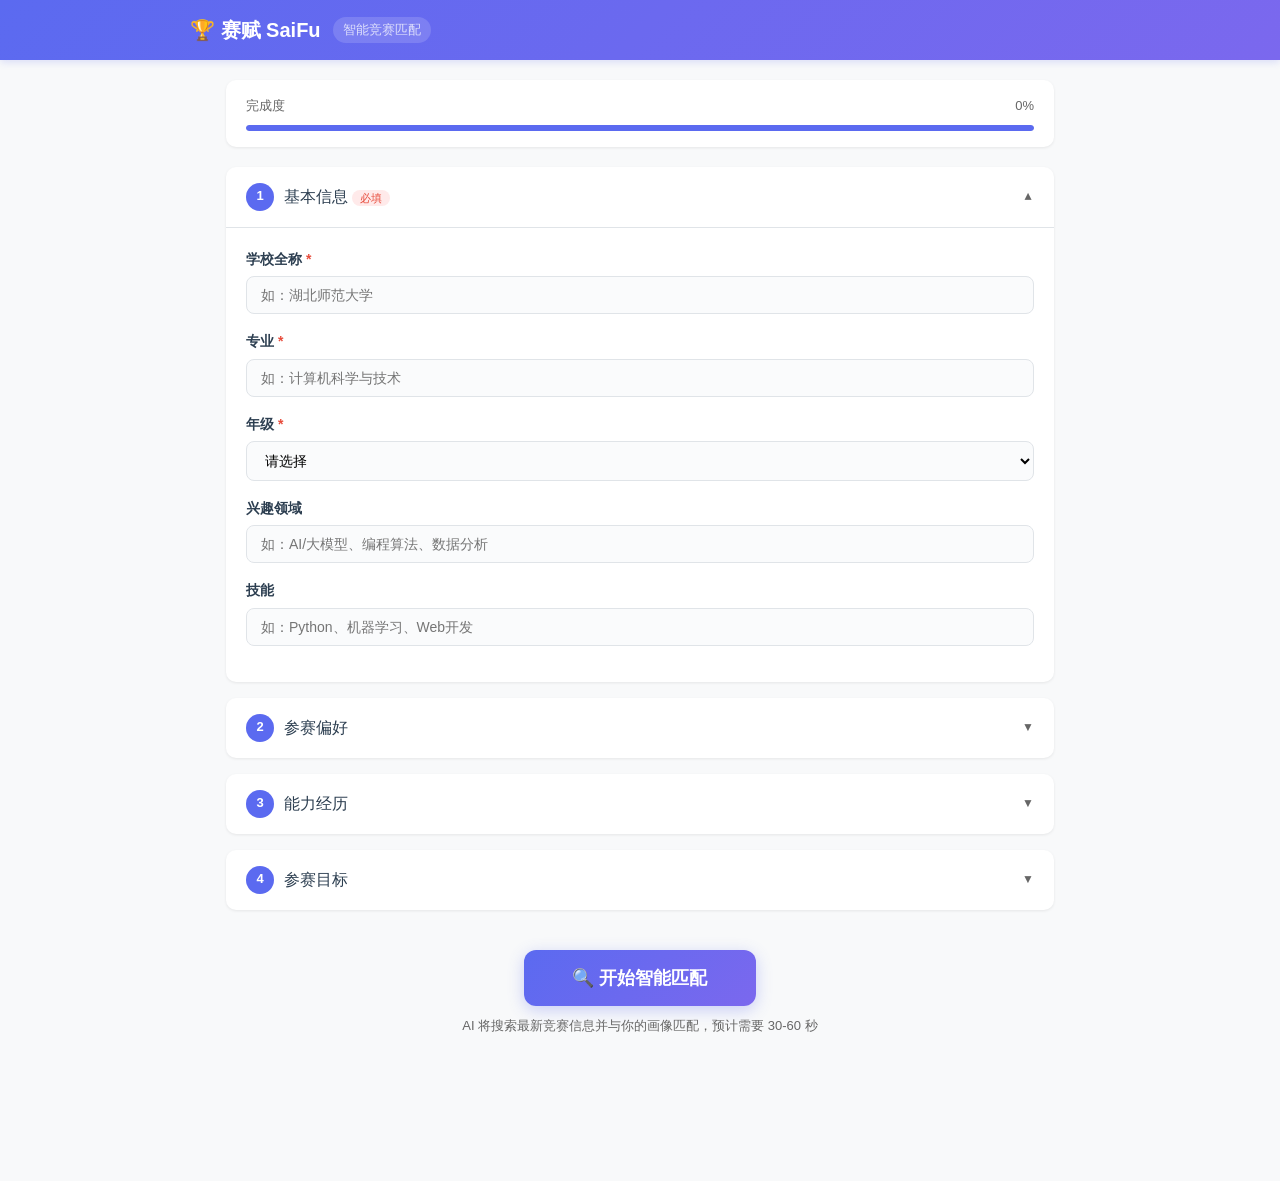
<file: 赛赋平台/frontend/index.html>
<!DOCTYPE html>
<html lang="zh-CN">
<head>
<meta charset="UTF-8">
<meta name="viewport" content="width=device-width, initial-scale=1.0">
<title>赛赋 SaiFu - 智能竞赛匹配</title>
<link rel="stylesheet" href="css/style.css">
</head>
<body>

<!-- 顶部导航栏 -->
<nav class="navbar">
  <div class="nav-inner">
    <a href="#" class="nav-brand">🏆 赛赋 SaiFu</a>
    <span class="nav-tag">智能竞赛匹配</span>
  </div>
</nav>

<div class="container">

  <!-- 进度条 -->
  <div class="progress-wrap">
    <div class="progress-info">
      <span>完成度</span>
      <span id="progressPercent">0%</span>
    </div>
    <div class="progress-track">
      <div class="progress-fill" id="progressFill"></div>
    </div>
  </div>

  <!-- 表单区 -->
  <div id="formArea">

    <!-- 步骤 1: 基本信息 -->
    <div class="section open" id="section1">
      <div class="section-header" onclick="toggleSection(1)">
        <span class="section-num">1</span>
        <span>基本信息 <span class="badge-required">必填</span></span>
        <span class="section-arrow">▼</span>
      </div>
      <div class="section-body">
        <div class="form-row">
          <label>学校全称 <span class="req">*</span></label>
          <input type="text" id="school" placeholder="如：湖北师范大学">
        </div>
        <div class="form-row">
          <label>专业 <span class="req">*</span></label>
          <input type="text" id="major" placeholder="如：计算机科学与技术">
        </div>
        <div class="form-row">
          <label>年级 <span class="req">*</span></label>
          <select id="grade">
            <option value="">请选择</option>
            <option>大一</option>
            <option>大二</option>
            <option>大三</option>
            <option>大四</option>
            <option>研一</option>
            <option>研二</option>
            <option>研三</option>
            <option>已毕业</option>
          </select>
        </div>
        <div class="form-row">
          <label>兴趣领域</label>
          <input type="text" id="interests" placeholder="如：AI/大模型、编程算法、数据分析">
        </div>
        <div class="form-row">
          <label>技能</label>
          <input type="text" id="skills" placeholder="如：Python、机器学习、Web开发">
        </div>
      </div>
    </div>

    <!-- 步骤 2: 参赛偏好 -->
    <div class="section" id="section2">
      <div class="section-header" onclick="toggleSection(2)">
        <span class="section-num">2</span>
        <span>参赛偏好</span>
        <span class="section-arrow">▼</span>
      </div>
      <div class="section-body" style="display:none">
        <div class="form-row">
          <label>参赛目标（可多选）</label>
          <div class="checkbox-group">
            <label class="cb-label"><input type="checkbox" value="保研加分"> 保研加分</label>
            <label class="cb-label"><input type="checkbox" value="能力锻炼"> 能力锻炼</label>
            <label class="cb-label"><input type="checkbox" value="求职直通"> 求职直通</label>
            <label class="cb-label"><input type="checkbox" value="拿奖"> 拿奖</label>
          </div>
        </div>
        <div class="form-row">
          <label>每周可投入时间</label>
          <select id="time_commitment">
            <option value="">不限</option>
            <option>每周少于5小时</option>
            <option>每周5-10小时</option>
            <option>每周10-15小时</option>
            <option>每周15-20小时</option>
            <option>每周20小时以上</option>
          </select>
        </div>
        <div class="form-row">
          <label>赛事级别偏好</label>
          <select id="preference">
            <option value="">不限</option>
            <option>国家级</option>
            <option>省级</option>
            <option>校级</option>
          </select>
        </div>
        <div class="form-row">
          <label>个人/团队偏好</label>
          <select id="team_preference">
            <option value="">不限</option>
            <option>个人赛</option>
            <option>团队赛</option>
            <option>个人或团队均可</option>
          </select>
        </div>
        <div class="form-row">
          <label>是否有指导老师</label>
          <select id="has_advisor">
            <option value="">未知</option>
            <option>有指导老师</option>
            <option>没有指导老师</option>
          </select>
        </div>
        <div class="form-row">
          <label>是否接受跨校组队</label>
          <select id="can_cross_school">
            <option value="">未知</option>
            <option>可以跨校</option>
            <option>不可以跨校</option>
          </select>
        </div>
        <div class="form-row">
          <label>报名费预算</label>
          <select id="fee_budget">
            <option value="">不限</option>
            <option>免费</option>
            <option>100元以内</option>
            <option>500元以内</option>
            <option>不限</option>
          </select>
        </div>
        <div class="form-row">
          <label>想要避免的竞赛类型</label>
          <input type="text" id="avoid_types" placeholder="如：纯艺术类、数学建模类">
        </div>
      </div>
    </div>

    <!-- 步骤 3: 能力经历 -->
    <div class="section" id="section3">
      <div class="section-header" onclick="toggleSection(3)">
        <span class="section-num">3</span>
        <span>能力经历</span>
        <span class="section-arrow">▼</span>
      </div>
      <div class="section-body" style="display:none">
        <div class="form-row">
          <label>技术方向（可多选）</label>
          <div class="checkbox-group">
            <label class="cb-label"><input type="checkbox" name="tech_direction" value="人工智能"> AI/人工智能</label>
            <label class="cb-label"><input type="checkbox" name="tech_direction" value="后端开发"> 后端开发</label>
            <label class="cb-label"><input type="checkbox" name="tech_direction" value="前端开发"> 前端开发</label>
            <label class="cb-label"><input type="checkbox" name="tech_direction" value="数据分析"> 数据分析</label>
            <label class="cb-label"><input type="checkbox" name="tech_direction" value="嵌入式"> 嵌入式/硬件</label>
            <label class="cb-label"><input type="checkbox" name="tech_direction" value="网络安全"> 网络安全</label>
          </div>
        </div>
        <div class="form-row">
          <label>常用工具</label>
          <input type="text" id="tools" placeholder="如：Git、VS Code、Docker">
        </div>
        <div class="form-row">
          <label>过往最高获奖</label>
          <select id="past_highest_award">
            <option value="">无</option>
            <option>国际级获奖</option>
            <option>国家级获奖</option>
            <option>省级获奖</option>
            <option>校级获奖</option>
          </select>
        </div>
      </div>
    </div>

    <!-- 步骤 4: 参赛目标 -->
    <div class="section" id="section4">
      <div class="section-header" onclick="toggleSection(4)">
        <span class="section-num">4</span>
        <span>参赛目标</span>
        <span class="section-arrow">▼</span>
      </div>
      <div class="section-body" style="display:none">
        <div class="form-row">
          <label>理想目标</label>
          <input type="text" id="ideal_goal" placeholder="如：拿到国家级奖项">
        </div>
        <div class="form-row">
          <label>参赛策略</label>
          <select id="strategy">
            <option value="">不限</option>
            <option>先参加门槛低的积累经验</option>
            <option>直接挑战高含金量赛事</option>
            <option>保研加分优先</option>
            <option>求职加分优先</option>
          </select>
        </div>
      </div>
    </div>

    <!-- 匹配按钮 -->
    <div class="match-btn-wrap">
      <button class="btn-match" id="btnMatch" onclick="startMatch()">
        🔍 开始智能匹配
      </button>
      <p class="match-hint">AI 将搜索最新竞赛信息并与你的画像匹配，预计需要 30-60 秒</p>
    </div>
  </div>

  <!-- 加载状态 -->
  <div id="loadingArea" style="display:none">
    <div class="loading-card">
      <div class="spinner"></div>
      <h3>AI 正在搜索和匹配竞赛...</h3>
      <div class="loading-steps">
        <div class="load-step" id="loadStep1">• 正在生成搜索关键词...</div>
        <div class="load-step" id="loadStep2">• 正在搜索最新竞赛信息...</div>
        <div class="load-step" id="loadStep3">• 正在进行 AI 智能匹配...</div>
        <div class="load-step" id="loadStep4">• 正在交叉验证和审查结果...</div>
      </div>
      <p class="loading-time">⏳ 预计需要 30-60 秒，请耐心等待</p>
    </div>
  </div>

  <!-- 错误提示 -->
  <div id="errorArea" style="display:none">
    <div class="error-card">
      <h3>⚠️ 匹配暂时不可用</h3>
      <p id="errorMsg">请稍后重试</p>
      <p class="error-hint">可能原因：网络波动 / 服务繁忙 / API 额度不足。如果多次失败，请联系小雷。</p>
      <button class="btn-retry" onclick="retryMatch()">🔄 重试</button>
    </div>
  </div>

  <!-- 结果展示 -->
  <div id="resultArea" style="display:none">
    <h2 class="result-title">🟢 报名中的竞赛</h2>
    <div class="card-grid" id="openCards"></div>

    <div id="resourceSection" style="display:none">
      <h2 class="result-title">📋 参考资源</h2>
      <div class="resource-list" id="resourceList"></div>
    </div>

    <div id="closedSection" style="display:none">
      <h2 class="result-title">🔴 已截止（可提前规划）</h2>
      <div class="card-grid" id="closedCards"></div>
    </div>

    <!-- 小贴士 -->
    <div class="tips-card" id="tipsArea"></div>
  </div>

</div>

<script src="js/app.js"></script>
</body>
</html>
</file>
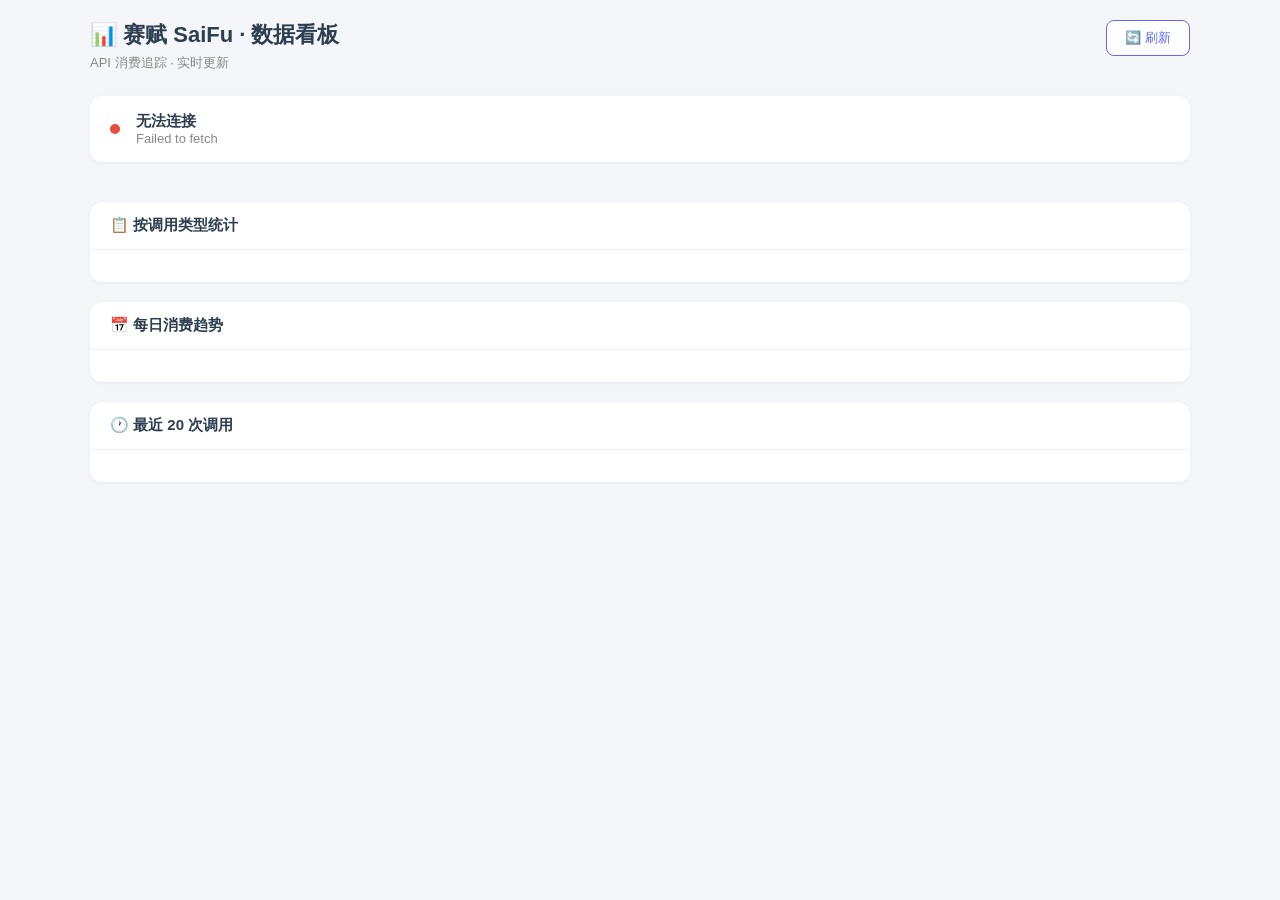
<file: admin.html>
<!DOCTYPE html>
<html lang="zh-CN">
<head>
<meta charset="UTF-8">
<meta name="viewport" content="width=device-width, initial-scale=1.0">
<title>赛赋 SaiFu · 管理员数据看板</title>
<style>
  :root {
    --bg: #f5f6fa; --card: #fff; --text: #2c3e50; --sub: #888;
    --accent: #5b6af0; --green: #27ae60; --orange: #f0a500; --red: #e74c3c;
    --radius: 12px; --shadow: 0 1px 4px rgba(0,0,0,0.06);
  }
  * { box-sizing: border-box; margin: 0; padding: 0; }
  body { font-family: -apple-system, "PingFang SC", "Microsoft YaHei", sans-serif; background: var(--bg); color: var(--text); padding: 20px; }
  .container { max-width: 1100px; margin: 0 auto; }
  h1 { font-size: 22px; margin-bottom: 4px; }
  .subtitle { color: var(--sub); font-size: 13px; margin-bottom: 24px; }

  /* 状态栏 */
  .status-bar {
    background: var(--card); border-radius: var(--radius); padding: 16px 20px;
    box-shadow: var(--shadow); margin-bottom: 20px; display: flex; align-items: center; gap: 16px; flex-wrap: wrap;
  }
  .status-bar .dot { width: 10px; height: 10px; border-radius: 50%; }
  .dot.ok { background: var(--green); }
  .dot.warn { background: var(--orange); animation: pulse 1.5s infinite; }
  .dot.dead { background: var(--red); }
  @keyframes pulse { 0%,100%{opacity:1} 50%{opacity:0.3} }
  .status-text { font-size: 15px; font-weight: 600; }
  .status-meta { font-size: 13px; color: var(--sub); }

  /* 摘要卡片 */
  .card-grid { display: grid; grid-template-columns: repeat(auto-fill, minmax(220px, 1fr)); gap: 16px; margin-bottom: 20px; }
  .stat-card {
    background: var(--card); border-radius: var(--radius); padding: 18px 20px; box-shadow: var(--shadow);
  }
  .stat-card .label { font-size: 12px; color: var(--sub); text-transform: uppercase; letter-spacing: 0.5px; margin-bottom: 6px; }
  .stat-card .value { font-size: 28px; font-weight: 700; }
  .stat-card .note { font-size: 12px; color: var(--sub); margin-top: 4px; }
  .value.green { color: var(--green); }
  .value.orange { color: var(--orange); }
  .value.red { color: var(--red); }

  /* 区块 */
  .section {
    background: var(--card); border-radius: var(--radius); box-shadow: var(--shadow); margin-bottom: 20px; overflow: hidden;
  }
  .section-h { padding: 14px 20px; font-size: 15px; font-weight: 600; border-bottom: 1px solid #f0f0f0; }
  .section-b { padding: 16px 20px; }

  /* 表格 */
  table { width: 100%; border-collapse: collapse; font-size: 14px; }
  th { text-align: left; padding: 10px 12px; color: var(--sub); font-weight: 500; border-bottom: 2px solid #f0f0f0; font-size: 12px; text-transform: uppercase; }
  td { padding: 10px 12px; border-bottom: 1px solid #f5f5f5; }
  tr:hover td { background: #fafbfc; }
  .mono { font-family: "SF Mono", "Menlo", monospace; font-size: 13px; }

  /* 进度条 */
  .progress-wrap { margin-top: 12px; }
  .progress-bar { height: 8px; background: #eee; border-radius: 4px; overflow: hidden; }
  .progress-fill { height: 100%; background: var(--accent); border-radius: 4px; transition: width 0.3s; }
  .progress-fill.warn { background: var(--orange); }
  .progress-fill.danger { background: var(--red); }

  /* 标签 */
  .tag { display: inline-block; padding: 2px 8px; border-radius: 4px; font-size: 11px; font-weight: 500; }
  .tag-match { background: #e8f0fe; color: #4a6fa5; }
  .tag-research { background: #fff3e0; color: #e65100; }
  .tag-target { background: #f3e5f5; color: #7b1fa2; }
  .tag-summary { background: #e8f5e9; color: #2e7d32; }
  .tag-admin { background: #fce4ec; color: #c62828; }
  .tag-user { background: #e3f2fd; color: #1565c0; }

  /* 按钮 */
  .btn-refresh {
    padding: 8px 18px; border: 1px solid var(--accent); border-radius: 8px;
    background: #fff; color: var(--accent); cursor: pointer; font-size: 13px; font-weight: 500;
    transition: all 0.15s;
  }
  .btn-refresh:hover { background: var(--accent); color: #fff; }

  .empty { text-align: center; padding: 40px 20px; color: var(--sub); font-size: 14px; }

  @media (max-width: 600px) {
    body { padding: 12px; }
    .card-grid { grid-template-columns: 1fr 1fr; }
    .stat-card .value { font-size: 22px; }
  }
</style>
</head>
<body>
<div class="container">
  <div style="display:flex;justify-content:space-between;align-items:flex-start;flex-wrap:wrap;gap:16px">
    <div>
      <h1>📊 赛赋 SaiFu · 数据看板</h1>
      <div class="subtitle">API 消费追踪 · 实时更新</div>
    </div>
    <button class="btn-refresh" onclick="loadData()">🔄 刷新</button>
  </div>

  <!-- 预算状态 -->
  <div class="status-bar" id="statusBar">
    <div class="dot ok" id="statusDot"></div>
    <div>
      <div class="status-text" id="statusText">加载中...</div>
      <div class="status-meta" id="statusMeta"></div>
    </div>
  </div>

  <!-- 摘要卡片 -->
  <div class="card-grid" id="summaryCards"></div>

  <!-- 按类型 -->
  <div class="section">
    <div class="section-h">📋 按调用类型统计</div>
    <div class="section-b" id="typeTable" style="overflow-x:auto"></div>
  </div>

  <!-- 按天 -->
  <div class="section">
    <div class="section-h">📅 每日消费趋势</div>
    <div class="section-b" id="dailyTable" style="overflow-x:auto"></div>
  </div>

  <!-- 最近调用 -->
  <div class="section">
    <div class="section-h">🕐 最近 20 次调用</div>
    <div class="section-b" id="recentTable" style="overflow-x:auto"></div>
  </div>
</div>

<script>
// API 地址：与 app.js 保持一致
const API_BASE = window.location.hostname === 'localhost'
  ? 'http://localhost:8000'
  : 'https://saifu-backend-pk86.onrender.com';
const API = API_BASE + '/api/admin/analytics';
const PWD = 'xiaolei0207'; // 管理员密码，会做 SHA256 后放 header

async function sha256(msg) {
  const buf = new TextEncoder().encode(msg);
  const hash = await crypto.subtle.digest('SHA-256', buf);
  return Array.from(new Uint8Array(hash)).map(b => b.toString(16).padStart(2,'0')).join('');
}

async function loadData() {
  const hash = await sha256(PWD);
  try {
    const resp = await fetch(API, { headers: { 'x-saifu-admin': hash } });
    if (!resp.ok) {
      document.getElementById('statusBar').innerHTML = '<div class="dot dead"></div><div><div class="status-text">鉴权失败</div><div class="status-meta">HTTP ' + resp.status + ' — 密码是否正确？</div></div>';
      return;
    }
    const d = await resp.json();
    render(d);
  } catch(e) {
    document.getElementById('statusBar').innerHTML = '<div class="dot dead"></div><div><div class="status-text">无法连接</div><div class="status-meta">' + e.message + '</div></div>';
  }
}

function render(d) {
  const b = d.budget || {};

  // ── 状态栏 ──
  const dot = document.getElementById('statusDot');
  dot.className = 'dot ' + (b.is_bankrupt ? 'dead' : b.usage_percent > 80 ? 'warn' : 'ok');
  document.getElementById('statusText').textContent = b.is_bankrupt
    ? '😭 小雷已破产 — 预算耗尽'
    : b.usage_percent > 80
    ? '⚠️ 预算告急 — 已用 ' + b.usage_percent.toFixed(1) + '%'
    : '✅ 预算充足 — 已用 ' + b.usage_percent.toFixed(1) + '%';
  document.getElementById('statusMeta').innerHTML =
    '累计消费 <b>¥' + b.total_cost.toFixed(4) + '</b> / 上限 ¥' + b.cap +
    ' · 剩余 ¥' + b.remaining.toFixed(4) +
    ' · 共 ' + b.call_count + ' 次调用' +
    ' · 估算还能用 <b>' + (d.estimated_remaining_calls || 0) + '</b> 次';

  // ── 摘要卡片 ──
  const role = d.by_role || {};
  const total = d.total || {};
  document.getElementById('summaryCards').innerHTML =
    '<div class="stat-card"><div class="label">总调用次数</div><div class="value">' + total.calls + '</div><div class="note">所有类型合计</div></div>' +
    '<div class="stat-card"><div class="label">总消费金额</div><div class="value ' + (b.usage_percent > 80 ? 'orange' : '') + '">¥' + total.cost.toFixed(4) + '</div><div class="note">每百万 token 输入¥1 输出¥2</div></div>' +
    '<div class="stat-card"><div class="label">👑 管理员消费</div><div class="value">¥' + (role.admin?.cost||0).toFixed(4) + '</div><div class="note">' + (role.admin?.calls||0) + ' 次调用</div></div>' +
    '<div class="stat-card"><div class="label">👥 用户消费</div><div class="value">¥' + (role.user?.cost||0).toFixed(4) + '</div><div class="note">' + (role.user?.calls||0) + ' 次调用</div></div>';

  // ── 按类型 ──
  const byType = d.by_type || {};
  const typeNames = {
    'match': '🏫 竞赛匹配', 'personal_summary': '📝 个性化总结',
    'import_research': '🔬 导入调研', 'target_research': '🎯 定向调研', 'unknown': '❓ 未知'
  };
  const typeKeys = Object.keys(byType);
  if (typeKeys.length === 0) {
    document.getElementById('typeTable').innerHTML = '<div class="empty">暂无调用记录</div>';
  } else {
    let html = '<table><thead><tr><th>类型</th><th>调用次数</th><th>累计费用</th><th>均价/次</th><th>输入 token</th><th>输出 token</th></tr></thead><tbody>';
    for (const [k, v] of Object.entries(byType)) {
      html += '<tr>' +
        '<td>' + (typeNames[k] || k) + '</td>' +
        '<td><b>' + v.calls + '</b></td>' +
        '<td class="mono">¥' + v.cost.toFixed(6) + '</td>' +
        '<td class="mono">¥' + v.avg_cost.toFixed(6) + '</td>' +
        '<td class="mono">' + (v.tokens_in || 0).toLocaleString() + '</td>' +
        '<td class="mono">' + (v.tokens_out || 0).toLocaleString() + '</td>' +
        '</tr>';
    }
    html += '</tbody></table>';
    document.getElementById('typeTable').innerHTML = html;
  }

  // ── 按天 ──
  const daily = d.daily || [];
  if (daily.length === 0) {
    document.getElementById('dailyTable').innerHTML = '<div class="empty">暂无每日数据</div>';
  } else {
    let html = '<table><thead><tr><th>日期</th><th>调用次数</th><th>费用</th></tr></thead><tbody>';
    for (const day of daily.slice(-30)) {
      html += '<tr><td>' + day.date + '</td><td><b>' + day.calls + '</b></td><td class="mono">¥' + day.cost.toFixed(6) + '</td></tr>';
    }
    html += '</tbody></table>';
    document.getElementById('dailyTable').innerHTML = html;
  }

  // ── 最近调用 ──
  const recent = d.recent || [];
  if (recent.length === 0) {
    document.getElementById('recentTable').innerHTML = '<div class="empty">暂无调用记录</div>';
  } else {
    let html = '<table><thead><tr><th>时间</th><th>类型</th><th>角色</th><th>输入</th><th>输出</th><th>费用</th></tr></thead><tbody>';
    const tagClass = { 'match': 'tag-match', 'personal_summary': 'tag-summary', 'import_research': 'tag-research', 'target_research': 'tag-target' };
    for (const r of recent) {
      const ts = r.ts ? r.ts.replace('T', ' ').substring(0, 19) : '-';
      html += '<tr>' +
        '<td class="mono">' + ts + '</td>' +
        '<td><span class="tag ' + (tagClass[r.type] || '') + '">' + (typeNames[r.type] || r.type) + '</span></td>' +
        '<td><span class="tag ' + (r.admin ? 'tag-admin' : 'tag-user') + '">' + (r.admin ? '👑 管理员' : '👥 用户') + '</span></td>' +
        '<td class="mono">' + (r.in || 0).toLocaleString() + '</td>' +
        '<td class="mono">' + (r.out || 0).toLocaleString() + '</td>' +
        '<td class="mono">¥' + (r.cost || 0).toFixed(6) + '</td>' +
        '</tr>';
    }
    html += '</tbody></table>';
    document.getElementById('recentTable').innerHTML = html;
  }
}

loadData();
</script>
</body>
</html>
</file>
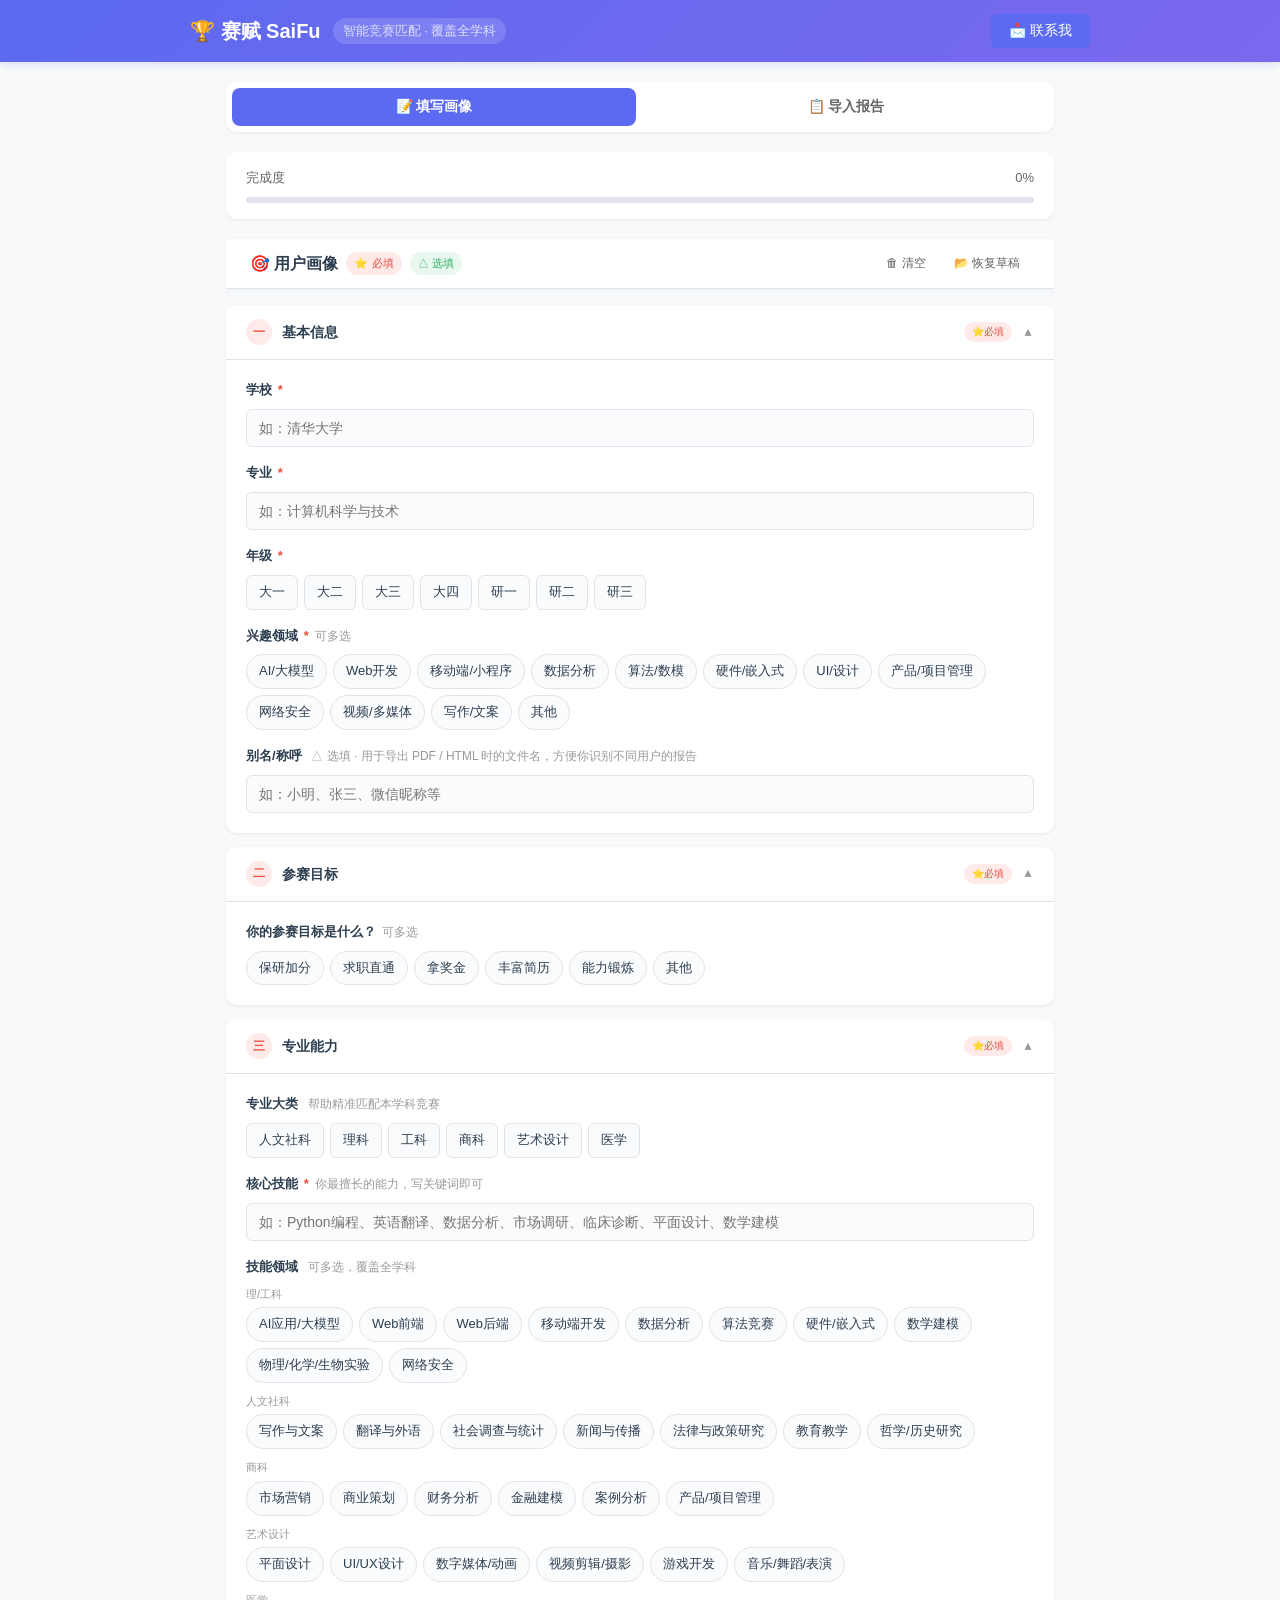
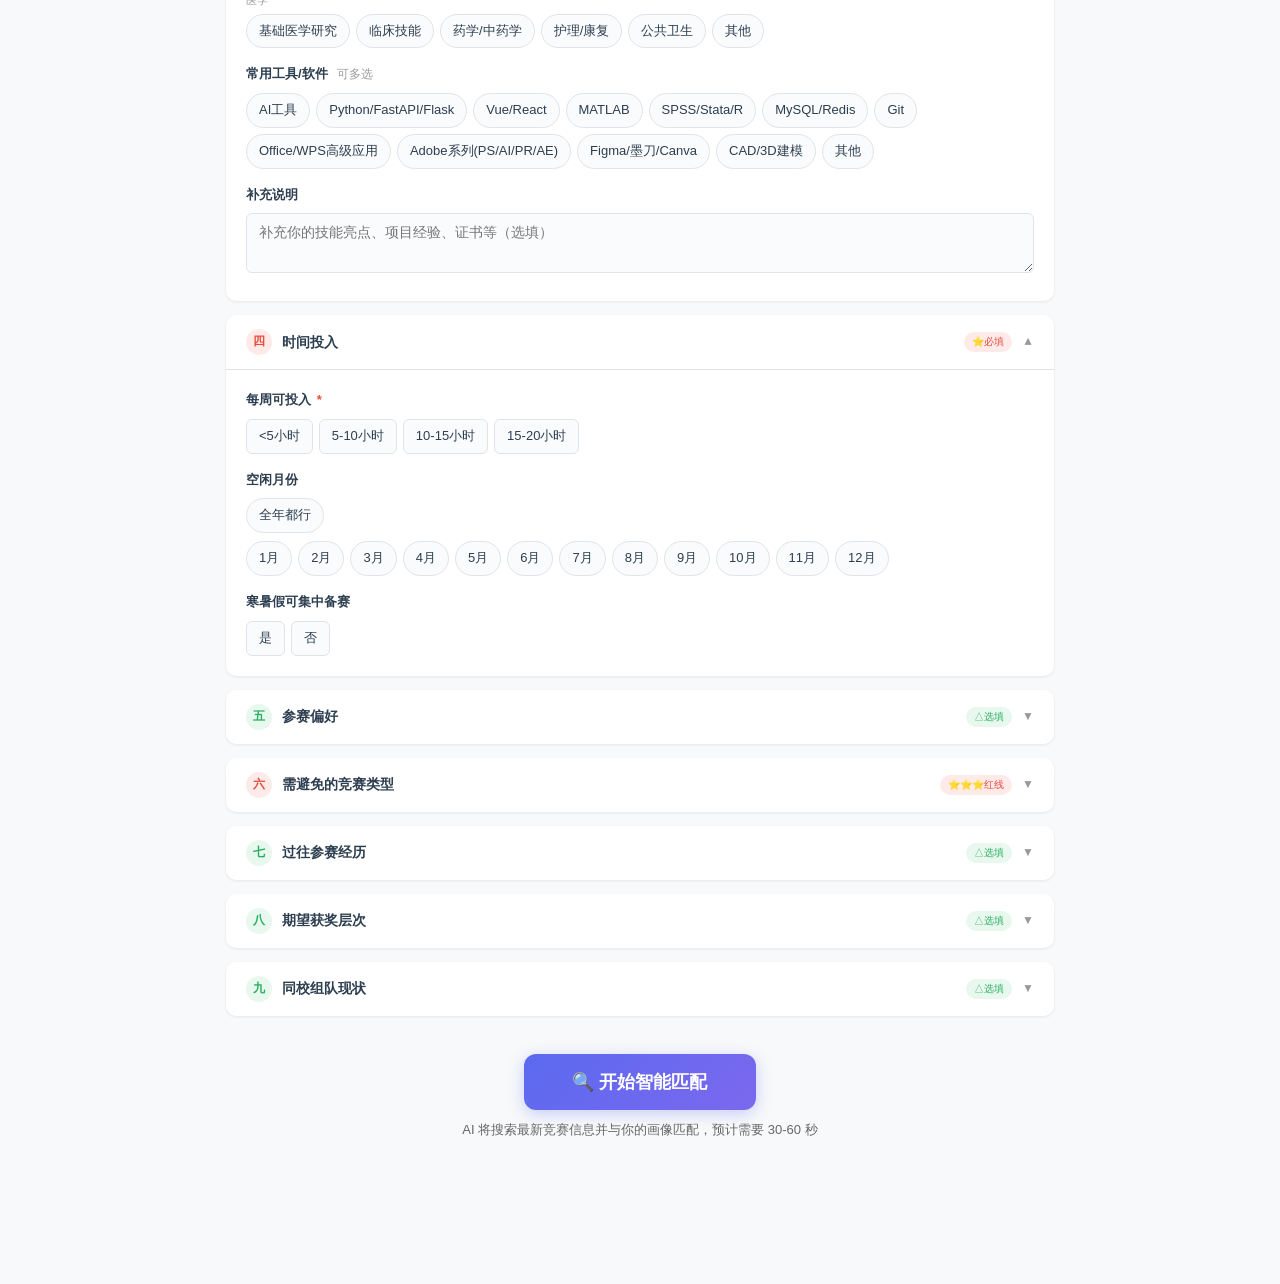
<file: CUsersguoleiAppDataLocalTempidx_head.html>
<!DOCTYPE html>
<html lang="zh-CN">
<head>
<meta charset="UTF-8">
<meta name="viewport" content="width=device-width, initial-scale=1.0">
<title>赛赋 SaiFu - 智能竞赛匹配</title>
<link rel="stylesheet" href="css/style.css">
<style>
/* ══════════════════════════════════════════
   表单样式 — 来自用户画像表单，适配 saifu
   ══════════════════════════════════════════ */
:root {
  --bg: #f8f9fa; --card-bg: #fff; --text-main: #2c3e50; --text-secondary: #666;
  --border: #e0e4e8; --accent: #5b6af0; --accent-light: #eef0ff;
  --accent-hover: #4a55d4; --required: #e74c3c; --optional: #27ae60;
  --shadow: 0 1px 3px rgba(0,0,0,0.08); --radius: 10px;
}
body { font-family: -apple-system,BlinkMacSystemFont,"Segoe UI","PingFang SC","Microsoft YaHei",sans-serif; background: var(--bg); color: var(--text-main); line-height: 1.6; padding-bottom: 100px; }

.btn {
  padding: 8px 18px; border: none; border-radius: 6px; font-size: 14px; cursor: pointer;
  font-weight: 500; transition: all 0.2s; display: inline-flex; align-items: center; gap: 6px;
}
.btn-primary { background: var(--accent); color: #fff; }
.btn-primary:hover { background: var(--accent-hover); }
.btn-outline { background: #fff; color: var(--accent); border: 1px solid var(--accent); }
.btn-outline:hover { background: var(--accent-light); }
.btn-ghost { background: transparent; color: var(--text-secondary); }
.btn-ghost:hover { background: #f0f0f0; }
.btn-sm { padding: 4px 10px; font-size: 12px; }

.header { background: #fff; border-bottom: 1px solid var(--border); padding: 12px 24px; position: sticky; top: 56px; z-index: 99; box-shadow: 0 1px 4px rgba(0,0,0,0.04); display: flex; align-items: center; justify-content: space-between; flex-wrap: wrap; gap: 12px; }
.header h2 { font-size: 16px; font-weight: 700; color: var(--text-main); }
.header .badge { font-size: 11px; padding: 3px 8px; border-radius: 20px; font-weight: 500; }
.badge-required { background: #ffeaea; color: var(--required); }
.badge-optional { background: #e8f8ef; color: var(--optional); }
.header-actions { display: flex; gap: 8px; flex-wrap: wrap; }

/* 表单区块 — 复用 saifu 的 .section 结构 */
.section { background: #fff; border-radius: var(--radius); box-shadow: var(--shadow); margin-bottom: 14px; overflow: hidden; }
.section-header { padding: 14px 20px; cursor: pointer; display: flex; align-items: center; gap: 10px; user-select: none; transition: background 0.15s; }
.section-header:hover { background: #fafbfc; }
.section.open .section-header { border-bottom: 1px solid var(--border); }
.section-num { width: 26px; height: 26px; border-radius: 50%; display: flex; align-items: center; justify-content: center; font-size: 12px; font-weight: 700; flex-shrink: 0; }
.num-required { background: #ffeaea; color: var(--required); }
.num-optional { background: #e8f8ef; color: var(--optional); }
.section-title { flex: 1; font-size: 14px; font-weight: 600; }
.section-badge { font-size: 10px; padding: 2px 8px; border-radius: 10px; }
.section-arrow { font-size: 12px; color: #999; transition: transform 0.3s; }
.section.open .section-arrow { transform: rotate(180deg); }
.section-body { display: none; padding: 20px; }
.section.open .section-body { display: block; }

.field { margin-bottom: 16px; }
.field:last-child { margin-bottom: 0; }
.field-label { font-size: 13px; font-weight: 600; color: var(--text-main); margin-bottom: 8px; display: block; }
.field-label .required-star { color: var(--required); margin-left: 2px; }
.field-hint { font-size: 12px; color: #999; font-weight: 400; margin-left: 6px; }

input[type="text"], input[type="url"], textarea, select {
  width: 100%; padding: 10px 12px; border: 1px solid var(--border); border-radius: 6px;
  font-size: 14px; font-family: inherit; color: var(--text-main); background: #fafbfc;
  transition: border 0.2s, box-shadow 0.2s;
}
input:focus, textarea:focus, select:focus { outline: none; border-color: var(--accent); box-shadow: 0 0 0 3px var(--accent-light); }
textarea { resize: vertical; min-height: 60px; }

.option-group { display: flex; flex-wrap: wrap; gap: 6px; }
.option-item { display: flex; align-items: center; gap: 6px; }
.option-item input[type="checkbox"], .option-item input[type="radio"] { display: none; }
.option-tag {
  display: inline-flex; align-items: center; gap: 4px;
  padding: 6px 12px; border: 1px solid var(--border); border-radius: 20px;
  font-size: 13px; cursor: pointer; transition: all 0.15s; background: #fafbfc;
  user-select: none;
}
.option-tag:hover { border-color: var(--accent); background: var(--accent-light); }
.option-item input:checked + .option-tag { background: var(--accent); color: #fff; border-color: var(--accent); }
.option-group.radio-group .option-tag { border-radius: 6px; }

.inline-other { margin-top: 6px; display: none; padding-left: 4px; }
.inline-other.show { display: flex; gap: 8px; align-items: center; }
.inline-other input { width: 200px; }
.sub-field { margin-left: 24px; padding-left: 12px; border-left: 2px solid var(--border); }

/* Toast */
.toast { position: fixed; bottom: 30px; left: 50%; transform: translateX(-50%); background: #333; color: #fff; padding: 10px 24px; border-radius: 20px; font-size: 14px; z-index: 2000; opacity: 0; transition: opacity 0.3s; pointer-events: none; }
.toast.show { opacity: 1; }

@media (max-width: 600px) {
  .container { padding: 12px 10px; }
  .section-body { padding: 14px; }
  .option-group { gap: 6px; }
  .option-tag {
    padding: 9px 14px; font-size: 14px; min-height: 44px;
    display: inline-flex; align-items: center;
  }
  .header { padding: 10px 14px; flex-direction: column; align-items: flex-start; }
  .header h2 { font-size: 14px; }
}
</style>
</head>
<body>

<!-- 顶部导航栏 -->
<nav class="navbar">
  <div class="nav-inner">
    <a href="#" class="nav-brand">🏆 赛赋 SaiFu</a>
    <span class="nav-tag">智能竞赛匹配 · 覆盖全学科</span>
    <button class="btn btn-primary btn-contact" onclick="showContactModal()" style="margin-left:auto;">📩 联系我</button>
  </div>
</nav>

<div class="container">

  <!-- Tab 切换 -->
  <div class="tab-switch">
    <button class="tab-btn active" id="tabFormBtn" onclick="switchTab('form')">📝 填写画像</button>
    <button class="tab-btn" id="tabImportBtn" onclick="switchTab('import')">📋 导入报告</button>
  </div>

  <!-- 进度条 -->
  <div class="progress-wrap">
    <div class="progress-info"><span>完成度</span><span id="progressPercent">0%</span></div>
    <div class="progress-track"><div class="progress-fill" id="progressFill"></div></div>
  </div>

  <!-- 表单区 -->
  <div id="formArea">
    <div class="header">
      <div style="display:flex;align-items:center;gap:8px;flex-wrap:wrap;">
        <h2>🎯 用户画像</h2>
        <span class="badge badge-required">⭐ 必填</span>
        <span class="badge badge-optional">△ 选填</span>
      </div>
      <div class="header-actions">
        <button class="btn btn-ghost btn-sm" onclick="clearForm()" title="清除所有填写内容">🗑 清空</button>
        <button class="btn btn-ghost btn-sm" onclick="loadSaved()" title="恢复上次保存的草稿">📂 恢复草稿</button>
      </div>
    </div>

    <form id="profileForm" onsubmit="return false;" style="margin-top:16px;">

    <!-- ===== 一、基本信息 ===== -->
    <div class="section open" id="sec-basic">
      <div class="section-header" onclick="toggleFormSection('sec-basic')">
        <span class="section-num num-required">一</span>
        <span class="section-title">基本信息</span>
        <span class="section-badge badge-required">⭐必填</span>
        <span class="section-arrow">▼</span>
      </div>
      <div class="section-body">
        <div class="field">
          <label class="field-label">学校 <span class="required-star">*</span></label>
          <input type="text" id="school" placeholder="如：清华大学" oninput="autoSave()">
        </div>
        <div class="field">
          <label class="field-label">专业 <span class="required-star">*</span></label>
          <input type="text" id="major" placeholder="如：计算机科学与技术" oninput="autoSave()">
        </div>
        <div class="field">
          <label class="field-label">年级 <span class="required-star">*</span></label>
          <div class="option-group radio-group" id="grade-group">
            <label class="option-item"><input type="radio" name="grade" value="大一" onchange="autoSave()"><span class="option-tag">大一</span></label>
            <label class="option-item"><input type="radio" name="grade" value="大二" onchange="autoSave()"><span class="option-tag">大二</span></label>
            <label class="option-item"><input type="radio" name="grade" value="大三" onchange="autoSave()"><span class="option-tag">大三</span></label>
            <label class="option-item"><input type="radio" name="grade" value="大四" onchange="autoSave()"><span class="option-tag">大四</span></label>
            <label class="option-item"><input type="radio" name="grade" value="研一" onchange="autoSave()"><span class="option-tag">研一</span></label>
            <label class="option-item"><input type="radio" name="grade" value="研二" onchange="autoSave()"><span class="option-tag">研二</span></label>
            <label class="option-item"><input type="radio" name="grade" value="研三" onchange="autoSave()"><span class="option-tag">研三</span></label>
          </div>
        </div>
        <div class="field">
          <label class="field-label">兴趣领域 <span class="required-star">*</span><span class="field-hint">可多选</span></label>
          <div class="option-group" id="interests-group">
            <label class="option-item"><input type="checkbox" name="interests" value="AI/大模型" onchange="autoSave()"><span class="option-tag">AI/大模型</span></label>
            <label class="option-item"><input type="checkbox" name="interests" value="Web开发" onchange="autoSave()"><span class="option-tag">Web开发</span></label>
            <label class="option-item"><input type="checkbox" name="interests" value="移动端/小程序" onchange="autoSave()"><span class="option-tag">移动端/小程序</span></label>
            <label class="option-item"><input type="checkbox" name="interests" value="数据分析" onchange="autoSave()"><span class="option-tag">数据分析</span></label>
            <label class="option-item"><input type="checkbox" name="interests" value="算法/数模" onchange="autoSave()"><span class="option-tag">算法/数模</span></label>
            <label class="option-item"><input type="checkbox" name="interests" value="硬件/嵌入式" onchange="autoSave()"><span class="option-tag">硬件/嵌入式</span></label>
            <label class="option-item"><input type="checkbox" name="interests" value="UI/设计" onchange="autoSave()"><span class="option-tag">UI/设计</span></label>
            <label class="option-item"><input type="checkbox" name="interests" value="产品/项目管理" onchange="autoSave()"><span class="option-tag">产品/项目管理</span></label>
            <label class="option-item"><input type="checkbox" name="interests" value="网络安全" onchange="autoSave()"><span class="option-tag">网络安全</span></label>
            <label class="option-item"><input type="checkbox" name="interests" value="视频/多媒体" onchange="autoSave()"><span class="option-tag">视频/多媒体</span></label>
            <label class="option-item"><input type="checkbox" name="interests" value="写作/文案" onchange="autoSave()"><span class="option-tag">写作/文案</span></label>
            <label class="option-item"><input type="checkbox" name="interests" value="__OTHER__" onchange="toggleOther('interests-other');autoSave()"><span class="option-tag">其他</span></label>
          </div>
          <div class="inline-other" id="interests-other-wrap">
            <input type="text" id="interests-other" placeholder="请输入其他兴趣领域" oninput="autoSave()">
          </div>
        </div>
        <div class="field">
          <label class="field-label">别名/称呼 <span class="field-hint">△ 选填 · 用于导出 PDF / HTML 时的文件名，方便你识别不同用户的报告</span></label>
          <input type="text" id="alias" placeholder="如：小明、张三、微信昵称等" oninput="autoSave()">
        </div>
      </div>
    </div>

    <!-- ===== 二、参赛目标 ===== -->
    <div class="section open" id="sec-goals">
      <div class="section-header" onclick="toggleFormSection('sec-goals')">
        <span class="section-num num-required">二</span>
        <span class="section-title">参赛目标</span>
        <span class="section-badge badge-required">⭐必填</span>
        <span class="section-arrow">▼</span>
      </div>
      <div class="section-body">
        <div class="field">
          <label class="field-label">你的参赛目标是什么？<span class="field-hint">可多选</span></label>
          <div class="option-group" id="goals-group">
            <label class="option-item"><input type="checkbox" name="goals" value="保研加分" onchange="autoSave()"><span class="option-tag">保研加分</span></label>
            <label class="option-item"><input type="checkbox" name="goals" value="求职直通" onchange="autoSave()"><span class="option-tag">求职直通</span></label>
            <label class="option-item"><input type="checkbox" name="goals" value="拿奖金" onchange="autoSave()"><span class="option-tag">拿奖金</span></label>
            <label class="option-item"><input type="checkbox" name="goals" value="丰富简历" onchange="autoSave()"><span class="option-tag">丰富简历</span></label>
            <label class="option-item"><input type="checkbox" name="goals" value="能力锻炼" onchange="autoSave()"><span class="option-tag">能力锻炼</span></label>
            <label class="option-item"><input type="checkbox" name="goals" value="__OTHER__" onchange="toggleOther('goals-other');autoSave()"><span class="option-tag">其他</span></label>
          </div>
          <div class="inline-other" id="goals-other-wrap">
            <input type="text" id="goals-other" placeholder="请输入其他目标" oninput="autoSave()">
          </div>
        </div>
      </div>
    </div>

    <!-- ===== 三、专业能力 ===== -->
    <div class="section open" id="sec-skills">
      <div class="section-header" onclick="toggleFormSection('sec-skills')">
        <span class="section-num num-required">三</span>
        <span class="section-title">专业能力</span>
        <span class="section-badge badge-required">⭐必填</span>
        <span class="section-arrow">▼</span>
      </div>
      <div class="section-body">
        <div class="field">
          <label class="field-label">专业大类 <span class="field-hint">帮助精准匹配本学科竞赛</span></label>
          <div class="option-group radio-group" id="major-category-group">
            <label class="option-item"><input type="radio" name="major-category" value="人文社科" onchange="autoSave()"><span class="option-tag">人文社科</span></label>
            <label class="option-item"><input type="radio" name="major-category" value="理科" onchange="autoSave()"><span class="option-tag">理科</span></label>
            <label class="option-item"><input type="radio" name="major-category" value="工科" onchange="autoSave()"><span class="option-tag">工科</span></label>
            <label class="option-item"><input type="radio" name="major-category" value="商科" onchange="autoSave()"><span class="option-tag">商科</span></label>
            <label class="option-item"><input type="radio" name="major-category" value="艺术设计" onchange="autoSave()"><span class="option-tag">艺术设计</span></label>
            <label class="option-item"><input type="radio" name="major-category" value="医学" onchange="autoSave()"><span class="option-tag">医学</span></label>
          </div>
        </div>
        <div class="field">
          <label class="field-label">核心技能 <span class="required-star">*</span><span class="field-hint">你最擅长的能力，写关键词即可</span></label>
          <input type="text" id="core-skills" placeholder="如：Python编程、英语翻译、数据分析、市场调研、临床诊断、平面设计、数学建模" oninput="autoSave()">
        </div>
        <div class="field">
          <label class="field-label">技能领域 <span class="field-hint">可多选，覆盖全学科</span></label>
          <!-- 理/工科 -->
          <div style="font-size:11px;color:#999;margin-bottom:4px;">理/工科</div>
          <div class="option-group" id="tech-direction-group" style="margin-bottom:10px;">
            <label class="option-item"><input type="checkbox" name="tech-direction" value="AI应用/大模型" onchange="autoSave()"><span class="option-tag">AI应用/大模型</span></label>
            <label class="option-item"><input type="checkbox" name="tech-direction" value="Web前端" onchange="autoSave()"><span class="option-tag">Web前端</span></label>
            <label class="option-item"><input type="checkbox" name="tech-direction" value="Web后端" onchange="autoSave()"><span class="option-tag">Web后端</span></label>
            <label class="option-item"><input type="checkbox" name="tech-direction" value="移动端开发" onchange="autoSave()"><span class="option-tag">移动端开发</span></label>
            <label class="option-item"><input type="checkbox" name="tech-direction" value="数据分析" onchange="autoSave()"><span class="option-tag">数据分析</span></label>
            <label class="option-item"><input type="checkbox" name="tech-direction" value="算法竞赛" onchange="autoSave()"><span class="option-tag">算法竞赛</span></label>
            <label class="option-item"><input type="checkbox" name="tech-direction" value="硬件/嵌入式" onchange="autoSave()"><span class="option-tag">硬件/嵌入式</span></label>
            <label class="option-item"><input type="checkbox" name="tech-direction" value="数学建模" onchange="autoSave()"><span class="option-tag">数学建模</span></label>
            <label class="option-item"><input type="checkbox" name="tech-direction" value="物理/化学/生物实验" onchange="autoSave()"><span class="option-tag">物理/化学/生物实验</span></label>
            <label class="option-item"><input type="checkbox" name="tech-direction" value="网络安全" onchange="autoSave()"><span class="option-tag">网络安全</span></label>
          </div>
          <!-- 人文社科 -->
          <div style="font-size:11px;color:#999;margin-bottom:4px;">人文社科</div>
          <div class="option-group" style="margin-bottom:10px;">
            <label class="option-item"><input type="checkbox" name="tech-direction" value="写作与文案" onchange="autoSave()"><span class="option-tag">写作与文案</span></label>
            <label class="option-item"><input type="checkbox" name="tech-direction" value="翻译与外语" onchange="autoSave()"><span class="option-tag">翻译与外语</span></label>
            <label class="option-item"><input type="checkbox" name="tech-direction" value="社会调查与统计" onchange="autoSave()"><span class="option-tag">社会调查与统计</span></label>
            <label class="option-item"><input type="checkbox" name="tech-direction" value="新闻与传播" onchange="autoSave()"><span class="option-tag">新闻与传播</span></label>
            <label class="option-item"><input type="checkbox" name="tech-direction" value="法律与政策研究" onchange="autoSave()"><span class="option-tag">法律与政策研究</span></label>
            <label class="option-item"><input type="checkbox" name="tech-direction" value="教育教学" onchange="autoSave()"><span class="option-tag">教育教学</span></label>
            <label class="option-item"><input type="checkbox" name="tech-direction" value="哲学/历史研究" onchange="autoSave()"><span class="option-tag">哲学/历史研究</span></label>
          </div>
          <!-- 商科 -->
          <div style="font-size:11px;color:#999;margin-bottom:4px;">商科</div>
          <div class="option-group" style="margin-bottom:10px;">
            <label class="option-item"><input type="checkbox" name="tech-direction" value="市场营销" onchange="autoSave()"><span class="option-tag">市场营销</span></label>
            <label class="option-item"><input type="checkbox" name="tech-direction" value="商业策划" onchange="autoSave()"><span class="option-tag">商业策划</span></label>
            <label class="option-item"><input type="checkbox" name="tech-direction" value="财务分析" onchange="autoSave()"><span class="option-tag">财务分析</span></label>
            <label class="option-item"><input type="checkbox" name="tech-direction" value="金融建模" onchange="autoSave()"><span class="option-tag">金融建模</span></label>
            <label class="option-item"><input type="checkbox" name="tech-direction" value="案例分析" onchange="autoSave()"><span class="option-tag">案例分析</span></label>
            <label class="option-item"><input type="checkbox" name="tech-direction" value="产品/项目管理" onchange="autoSave()"><span class="option-tag">产品/项目管理</span></label>
          </div>
          <!-- 艺术设计 -->
          <div style="font-size:11px;color:#999;margin-bottom:4px;">艺术设计</div>
          <div class="option-group" style="margin-bottom:10px;">
            <label class="option-item"><input type="checkbox" name="tech-direction" value="平面设计" onchange="autoSave()"><span class="option-tag">平面设计</span></label>
            <label class="option-item"><input type="checkbox" name="tech-direction" value="UI/UX设计" onchange="autoSave()"><span class="option-tag">UI/UX设计</span></label>
            <label class="option-item"><input type="checkbox" name="tech-direction" value="数字媒体/动画" onchange="autoSave()"><span class="option-tag">数字媒体/动画</span></label>
            <label class="option-item"><input type="checkbox" name="tech-direction" value="视频剪辑/摄影" onchange="autoSave()"><span class="option-tag">视频剪辑/摄影</span></label>
            <label class="option-item"><input type="checkbox" name="tech-direction" value="游戏开发" onchange="autoSave()"><span class="option-tag">游戏开发</span></label>
            <label class="option-item"><input type="checkbox" name="tech-direction" value="音乐/舞蹈/表演" onchange="autoSave()"><span class="option-tag">音乐/舞蹈/表演</span></label>
          </div>
          <!-- 医学 -->
          <div style="font-size:11px;color:#999;margin-bottom:4px;">医学</div>
          <div class="option-group" style="margin-bottom:4px;">
            <label class="option-item"><input type="checkbox" name="tech-direction" value="基础医学研究" onchange="autoSave()"><span class="option-tag">基础医学研究</span></label>
            <label class="option-item"><input type="checkbox" name="tech-direction" value="临床技能" onchange="autoSave()"><span class="option-tag">临床技能</span></label>
            <label class="option-item"><input type="checkbox" name="tech-direction" value="药学/中药学" onchange="autoSave()"><span class="option-tag">药学/中药学</span></label>
            <label class="option-item"><input type="checkbox" name="tech-direction" value="护理/康复" onchange="autoSave()"><span class="option-tag">护理/康复</span></label>
            <label class="option-item"><input type="checkbox" name="tech-direction" value="公共卫生" onchange="autoSave()"><span class="option-tag">公共卫生</span></label>
            <label class="option-item"><input type="checkbox" name="tech-direction" value="__OTHER__" onchange="toggleOther('tech-direction-other');autoSave()"><span class="option-tag">其他</span></label>
          </div>
          <div class="inline-other" id="tech-direction-other-wrap">
            <input type="text" id="tech-direction-other" placeholder="请输入其他技能领域" oninput="autoSave()">
          </div>
        </div>
        <div class="field">
          <label class="field-label">常用工具/软件 <span class="field-hint">可多选</span></label>
          <div class="option-group" id="tools-group" style="margin-bottom:4px;">
            <label class="option-item"><input type="checkbox" name="tools" value="ChatGPT/Claude/Copilot等AI工具" onchange="autoSave()"><span class="option-tag">AI工具</span></label>
            <label class="option-item"><input type="checkbox" name="tools" value="Python/FastAPI/Flask" onchange="autoSave()"><span class="option-tag">Python/FastAPI/Flask</span></label>
            <label class="option-item"><input type="checkbox" name="tools" value="Vue/React" onchange="autoSave()"><span class="option-tag">Vue/React</span></label>
            <label class="option-item"><input type="checkbox" name="tools" value="MATLAB" onchange="autoSave()"><span class="option-tag">MATLAB</span></label>
            <label class="option-item"><input type="checkbox" name="tools" value="SPSS/Stata/R" onchange="autoSave()"><span class="option-tag">SPSS/Stata/R</span></label>
            <label class="option-item"><input type="checkbox" name="tools" value="MySQL/Redis" onchange="autoSave()"><span class="option-tag">MySQL/Redis</span></label>
            <label class="option-item"><input type="checkbox" name="tools" value="Git" onchange="autoSave()"><span class="option-tag">Git</span></label>
            <label class="option-item"><input type="checkbox" name="tools" value="Office/WPS高级应用" onchange="autoSave()"><span class="option-tag">Office/WPS高级应用</span></label>
            <label class="option-item"><input type="checkbox" name="tools" value="Adobe系列(PS/AI/PR/AE)" onchange="autoSave()"><span class="option-tag">Adobe系列(PS/AI/PR/AE)</span></label>
            <label class="option-item"><input type="checkbox" name="tools" value="Figma/墨刀/Canva" onchange="autoSave()"><span class="option-tag">Figma/墨刀/Canva</span></label>
            <label class="option-item"><input type="checkbox" name="tools" value="CAD/3D建模" onchange="autoSave()"><span class="option-tag">CAD/3D建模</span></label>
            <label class="option-item"><input type="checkbox" name="tools" value="__OTHER__" onchange="toggleOther('tools-other');autoSave()"><span class="option-tag">其他</span></label>
          </div>
          <div class="inline-other" id="tools-other-wrap">
            <input type="text" id="tools-other" placeholder="请输入其他工具/软件" oninput="autoSave()">
          </div>
        </div>
        <div class="field">
          <label class="field-label">补充说明</label>
          <textarea id="skills-note" placeholder="补充你的技能亮点、项目经验、证书等（选填）" oninput="autoSave()"></textarea>
        </div>
      </div>
    </div>

    <!-- ===== 四、时间投入 ===== -->
    <div class="section open" id="sec-time">
      <div class="section-header" onclick="toggleFormSection('sec-time')">
        <span class="section-num num-required">四</span>
        <span class="section-title">时间投入</span>
        <span class="section-badge badge-required">⭐必填</span>
        <span class="section-arrow">▼</span>
      </div>
      <div class="section-body">
        <div class="field">
          <label class="field-label">每周可投入 <span class="required-star">*</span></label>
          <div class="option-group radio-group" id="weekly-hours-group">
            <label class="option-item"><input type="radio" name="weekly-hours" value="每周少于5小时" onchange="autoSave()"><span class="option-tag">&lt;5小时</span></label>
            <label class="option-item"><input type="radio" name="weekly-hours" value="每周5-10小时" onchange="autoSave()"><span class="option-tag">5-10小时</span></label>
            <label class="option-item"><input type="radio" name="weekly-hours" value="每周10-15小时" onchange="autoSave()"><span class="option-tag">10-15小时</span></label>
            <label class="option-item"><input type="radio" name="weekly-hours" value="每周15-20小时" onchange="autoSave()"><span class="option-tag">15-20小时</span></label>
          </div>
        </div>
        <div class="field">
          <label class="field-label">空闲月份</label>
          <div class="option-group" id="free-months-group" style="margin-bottom:8px;">
            <label class="option-item"><input type="checkbox" name="free-months" value="全年都行" onchange="handleYearRound(this);autoSave()"><span class="option-tag">全年都行</span></label>
          </div>
          <div id="specific-months-group" style="display:flex;flex-wrap:wrap;gap:6px;">
            <label class="option-item"><input type="checkbox" name="free-months" value="1月" onchange="autoSave()"><span class="option-tag">1月</span></label>
            <label class="option-item"><input type="checkbox" name="free-months" value="2月" onchange="autoSave()"><span class="option-tag">2月</span></label>
            <label class="option-item"><input type="checkbox" name="free-months" value="3月" onchange="autoSave()"><span class="option-tag">3月</span></label>
            <label class="option-item"><input type="checkbox" name="free-months" value="4月" onchange="autoSave()"><span class="option-tag">4月</span></label>
            <label class="option-item"><input type="checkbox" name="free-months" value="5月" onchange="autoSave()"><span class="option-tag">5月</span></label>
            <label class="option-item"><input type="checkbox" name="free-months" value="6月" onchange="autoSave()"><span class="option-tag">6月</span></label>
            <label class="option-item"><input type="checkbox" name="free-months" value="7月" onchange="autoSave()"><span class="option-tag">7月</span></label>
            <label class="option-item"><input type="checkbox" name="free-months" value="8月" onchange="autoSave()"><span class="option-tag">8月</span></label>
            <label class="option-item"><input type="checkbox" name="free-months" value="9月" onchange="autoSave()"><span class="option-tag">9月</span></label>
            <label class="option-item"><input type="checkbox" name="free-months" value="10月" onchange="autoSave()"><span class="option-tag">10月</span></label>
            <label class="option-item"><input type="checkbox" name="free-months" value="11月" onchange="autoSave()"><span class="option-tag">11月</span></label>
            <label class="option-item"><input type="checkbox" name="free-months" value="12月" onchange="autoSave()"><span class="option-tag">12月</span></label>
          </div>
        </div>
        <div class="field">
          <label class="field-label">寒暑假可集中备赛</label>
          <div class="option-group radio-group">
            <label class="option-item"><input type="radio" name="holiday-ready" value="是" onchange="autoSave()"><span class="option-tag">是</span></label>
            <label class="option-item"><input type="radio" name="holiday-ready" value="否" onchange="autoSave()"><span class="option-tag">否</span></label>
          </div>
        </div>
      </div>
    </div>

    <!-- ===== 五、参赛偏好 ===== -->
    <div class="section" id="sec-pref">
      <div class="section-header" onclick="toggleFormSection('sec-pref')">
        <span class="section-num num-optional">五</span>
        <span class="section-title">参赛偏好</span>
        <span class="section-badge badge-optional">△选填</span>
        <span class="section-arrow">▼</span>
      </div>
      <div class="section-body">
        <div class="field">
          <label class="field-label">赛事级别</label>
          <div class="option-group radio-group">
            <label class="option-item"><input type="radio" name="competition-level" value="不限" onchange="autoSave()"><span class="option-tag">不限</span></label>
            <label class="option-item"><input type="radio" name="competition-level" value="省级" onchange="autoSave()"><span class="option-tag">省级</span></label>
            <label class="option-item"><input type="radio" name="competition-level" value="国家级" onchange="autoSave()"><span class="option-tag">国家级</span></label>
            <label class="option-item"><input type="radio" name="competition-level" value="国际级" onchange="autoSave()"><span class="option-tag">国际级</span></label>
          </div>
        </div>
        <div class="field">
          <label class="field-label">个人/团队</label>
          <div class="option-group radio-group">
            <label class="option-item"><input type="radio" name="team-type" value="个人赛" onchange="autoSave()"><span class="option-tag">个人</span></label>
            <label class="option-item"><input type="radio" name="team-type" value="团队赛" onchange="autoSave()"><span class="option-tag">团队</span></label>
            <label class="option-item"><input type="radio" name="team-type" value="个人或团队均可" onchange="autoSave()"><span class="option-tag">均可</span></label>
          </div>
        </div>
        <div class="field">
          <label class="field-label">有指导老师吗</label>
          <div class="option-group radio-group">
            <label class="option-item"><input type="radio" name="has-advisor" value="有指导老师" onchange="autoSave()"><span class="option-tag">有</span></label>
            <label class="option-item"><input type="radio" name="has-advisor" value="没有指导老师" onchange="autoSave()"><span class="option-tag">暂无</span></label>
          </div>
        </div>
        <div class="field">
          <label class="field-label">接受跨校组队</label>
          <div class="option-group radio-group">
            <label class="option-item"><input type="radio" name="cross-school" value="可以跨校" onchange="autoSave()"><span class="option-tag">接受</span></label>
            <label class="option-item"><input type="radio" name="cross-school" value="不可以跨校" onchange="autoSave()"><span class="option-tag">不接受</span></label>
          </div>
        </div>
        <div class="field">
          <label class="field-label">比赛周期</label>
          <div class="option-group radio-group">
            <label class="option-item"><input type="radio" name="competition-duration" value="1天冲刺" onchange="autoSave()"><span class="option-tag">1天冲刺</span></label>
            <label class="option-item"><input type="radio" name="competition-duration" value="1-4周" onchange="autoSave()"><span class="option-tag">1-4周</span></label>
            <label class="option-item"><input type="radio" name="competition-duration" value="1-3个月" onchange="autoSave()"><span class="option-tag">1-3个月</span></label>
            <label class="option-item"><input type="radio" name="competition-duration" value="半年以上" onchange="autoSave()"><span class="option-tag">半年以上</span></label>
            <label class="option-item"><input type="radio" name="competition-duration" value="均可" onchange="autoSave()"><span class="option-tag">均可</span></label>
          </div>
        </div>
        <div class="field">
          <label class="field-label">比赛形式</label>
          <div class="option-group radio-group">
            <label class="option-item"><input type="radio" name="competition-format" value="线上提交" onchange="autoSave()"><span class="option-tag">线上提交</span></label>
            <label class="option-item"><input type="radio" name="competition-format" value="需现场答辩" onchange="autoSave()"><span class="option-tag">需现场答辩</span></label>
            <label class="option-item"><input type="radio" name="competition-format" value="均可" onchange="autoSave()"><span class="option-tag">均可</span></label>
          </div>
        </div>
        <div class="field">
          <label class="field-label">报名费</label>
          <div class="option-group radio-group">
            <label class="option-item"><input type="radio" name="registration-fee" value="免费" onchange="autoSave()"><span class="option-tag">免费优先</span></label>
            <label class="option-item"><input type="radio" name="registration-fee" value="100元以内" onchange="autoSave()"><span class="option-tag">200以内</span></label>
            <label class="option-item"><input type="radio" name="registration-fee" value="不限" onchange="autoSave()"><span class="option-tag">不限</span></label>
          </div>
        </div>
        <div class="field">
          <label class="field-label">语言</label>
          <div class="option-group radio-group">
            <label class="option-item"><input type="radio" name="language-pref" value="只中文" onchange="autoSave()"><span class="option-tag">只中文</span></label>
            <label class="option-item"><input type="radio" name="language-pref" value="英文也行" onchange="autoSave()"><span class="option-tag">英文也行</span></label>
          </div>
        </div>
      </div>
    </div>

    <!-- ===== 六、需避免的竞赛类型 ===== -->
    <div class="section" id="sec-avoid">
      <div class="section-header" onclick="toggleFormSection('sec-avoid')">
        <span class="section-num num-required">六</span>
        <span class="section-title">需避免的竞赛类型</span>
        <span class="section-badge badge-required">⭐⭐⭐红线</span>
        <span class="section-arrow">▼</span>
      </div>
      <div class="section-body">
        <div class="field">
          <label class="field-label">以下哪些类型你坚决不参加？<span class="field-hint">可多选，选中的会被排除</span></label>
          <div class="option-group" id="avoid-group">
            <label class="option-item"><input type="checkbox" name="avoid" value="纯商业计划书（无技术落地）" onchange="autoSave()"><span class="option-tag">纯商业计划书（无技术落地）</span></label>
            <label class="option-item"><input type="checkbox" name="avoid" value="纯笔试/死记硬背型" onchange="autoSave()"><span class="option-tag">纯笔试/死记硬背型</span></label>
            <label class="option-item"><input type="checkbox" name="avoid" value="需要长期出差/驻场" onchange="autoSave()"><span class="option-tag">需要长期出差/驻场</span></label>
            <label class="option-item"><input type="checkbox" name="avoid" value="报名费过高" onchange="toggleAvoidFee();autoSave()"><span class="option-tag">报名费过高</span></label>
            <label class="option-item"><input type="checkbox" name="avoid" value="对美术/设计有硬性要求" onchange="autoSave()"><span class="option-tag">对美术/设计有硬性要求</span></label>
            <label class="option-item"><input type="checkbox" name="avoid" value="必须全程线下" onchange="autoSave()"><span class="option-tag">必须全程线下</span></label>
            <label class="option-item"><input type="checkbox" name="avoid" value="比赛语言非中文" onchange="autoSave()"><span class="option-tag">比赛语言非中文</span></label>
            <label class="option-item"><input type="checkbox" name="avoid" value="__OTHER__" onchange="toggleOther('avoid-other');autoSave()"><span class="option-tag">其他</span></label>
          </div>
          <div class="inline-other" id="avoid-fee-wrap" style="margin-top:6px;">
            <span style="font-size:13px;color:#666;">超过</span>
            <input type="text" id="avoid-fee-amount" placeholder="金额" style="width:80px;display:inline;" oninput="autoSave()">
            <span style="font-size:13px;color:#666;">元不考虑</span>
          </div>
          <div class="inline-other" id="avoid-other-wrap">
            <input type="text" id="avoid-other" placeholder="请输入其他需避免的类型" oninput="autoSave()">
          </div>
        </div>
      </div>
    </div>

    <!-- ===== 七、过往参赛经历 ===== -->
    <div class="section" id="sec-history">
      <div class="section-header" onclick="toggleFormSection('sec-history')">
        <span class="section-num num-optional">七</span>
        <span class="section-title">过往参赛经历</span>
        <span class="section-badge badge-optional">△选填</span>
        <span class="section-arrow">▼</span>
      </div>
      <div class="section-body">
        <div class="field">
          <label class="field-label">最高获奖</label>
          <div class="option-group radio-group">
            <label class="option-item"><input type="radio" name="highest-award" value="无" onchange="autoSave()"><span class="option-tag">无</span></label>
            <label class="option-item"><input type="radio" name="highest-award" value="校级获奖" onchange="autoSave()"><span class="option-tag">校级</span></label>
            <label class="option-item"><input type="radio" name="highest-award" value="省级获奖" onchange="autoSave()"><span class="option-tag">省级</span></label>
            <label class="option-item"><input type="radio" name="highest-award" value="国家级获奖" onchange="autoSave()"><span class="option-tag">国家级</span></label>
            <label class="option-item"><input type="radio" name="highest-award" value="国际级获奖" onchange="autoSave()"><span class="option-tag">国际级</span></label>
          </div>
        </div>
        <div class="field">
          <label class="field-label">代表性项目<span class="field-hint">一句话说清楚你做了什么</span></label>
          <input type="text" id="project1" placeholder="项目1：如「用Python写了个自动抢课脚本」" oninput="autoSave()">
          <input type="text" id="project2" placeholder="项目2" style="margin-top:6px;" oninput="autoSave()">
          <input type="text" id="project3" placeholder="项目3" style="margin-top:6px;" oninput="autoSave()">
        </div>
        <div class="field">
          <label class="field-label">有作品集/GitHub吗</label>
          <div class="option-group radio-group" id="has-portfolio-group">
            <label class="option-item"><input type="radio" name="has-portfolio" value="有" onchange="togglePortfolioLink();autoSave()"><span class="option-tag">有</span></label>
            <label class="option-item"><input type="radio" name="has-portfolio" value="没有" onchange="togglePortfolioLink();autoSave()"><span class="option-tag">没有</span></label>
          </div>
          <div class="inline-other" id="portfolio-link-wrap">
            <input type="url" id="portfolio-link" placeholder="请输入链接" oninput="autoSave()">
          </div>
        </div>
      </div>
    </div>

    <!-- ===== 八、期望获奖层次 ===== -->
    <div class="section" id="sec-expectation">
      <div class="section-header" onclick="toggleFormSection('sec-expectation')">
        <span class="section-num num-optional">八</span>
        <span class="section-title">期望获奖层次</span>
        <span class="section-badge badge-optional">△选填</span>
        <span class="section-arrow">▼</span>
      </div>
      <div class="section-body">
        <div class="field">
          <label class="field-label">最低接受</label>
          <div class="option-group radio-group">
            <label class="option-item"><input type="radio" name="min-award" value="参与奖就行" onchange="autoSave()"><span class="option-tag">参与奖就行</span></label>
            <label class="option-item"><input type="radio" name="min-award" value="省级" onchange="autoSave()"><span class="option-tag">省级</span></label>
            <label class="option-item"><input type="radio" name="min-award" value="国家级" onchange="autoSave()"><span class="option-tag">国家级</span></label>
          </div>
        </div>
        <div class="field">
          <label class="field-label">理想目标</label>
          <input type="text" id="ideal-goal" placeholder="如：国家级一等奖" oninput="autoSave()">
        </div>
        <div class="field">
          <label class="field-label">策略</label>
          <div class="option-group radio-group">
            <label class="option-item"><input type="radio" name="strategy" value="含金量优先" onchange="autoSave()"><span class="option-tag">含金量优先</span></label>
            <label class="option-item"><input type="radio" name="strategy" value="兼顾含金量和概率" onchange="autoSave()"><span class="option-tag">兼顾含金量和概率</span></label>
            <label class="option-item"><input type="radio" name="strategy" value="拿奖概率优先" onchange="autoSave()"><span class="option-tag">拿奖概率优先</span></label>
          </div>
        </div>
      </div>
    </div>

    <!-- ===== 九、同校组队现状 ===== -->
    <div class="section" id="sec-team">
      <div class="section-header" onclick="toggleFormSection('sec-team')">
        <span class="section-num num-optional">九</span>
        <span class="section-title">同校组队现状</span>
        <span class="section-badge badge-optional">△选填</span>
        <span class="section-arrow">▼</span>
      </div>
      <div class="section-body">
        <div class="field">
          <label class="field-label">学校有实验室/战队吗</label>
          <div class="option-group radio-group">
            <label class="option-item"><input type="radio" name="has-lab" value="有" onchange="autoSave()"><span class="option-tag">有</span></label>
            <label class="option-item"><input type="radio" name="has-lab" value="没有" onchange="autoSave()"><span class="option-tag">没有</span></label>
            <label class="option-item"><input type="radio" name="has-lab" value="不清楚" onchange="autoSave()"><span class="option-tag">不清楚</span></label>
          </div>
        </div>
        <div class="field">
          <label class="field-label">愿意加入校内团队</label>
          <div class="option-group radio-group">
            <label class="option-item"><input type="radio" name="join-school-team" value="愿意" onchange="autoSave()"><span class="option-tag">愿意</span></label>
            <label class="option-item"><input type="radio" name="join-school-team" value="挑项目" onchange="autoSave()"><span class="option-tag">挑项目</span></label>
            <label class="option-item"><input type="radio" name="join-school-team" value="想自己组" onchange="autoSave()"><span class="option-tag">想自己组</span></label>
            <label class="option-item"><input type="radio" name="join-school-team" value="视情况" onchange="autoSave()"><span class="option-tag">视情况</span></label>
          </div>
        </div>
        <div class="field">
          <label class="field-label">需要匹配队友</label>
          <div class="option-group radio-group">
            <label class="option-item"><input type="radio" name="need-teammate" value="需要" onchange="autoSave()"><span class="option-tag">需要</span></label>
            <label class="option-item"><input type="radio" name="need-teammate" value="暂不需要" onchange="autoSave()"><span class="option-tag">暂不需要</span></label>
          </div>
        </div>
      </div>
    </div>

    </form>

    <!-- 匹配按钮 -->
    <div class="match-btn-wrap">
      <button class="btn-match" id="btnMatch" onclick="startMatch()">
        🔍 开始智能匹配
      </button>
      <p class="match-hint">AI 将搜索最新竞赛信息并与你的画像匹配，预计需要 30-60 秒</p>
    </div>
  </div>

  <!-- ── 导入报告面板 ── -->
  <div id="importArea" style="display:none;">
    <div class="section" style="border-left: 3px solid var(--accent);">
      <div class="section-header" style="cursor:default;">
        <span class="section-num" style="background:var(--accent);">📋</span>
        <span class="section-title">粘贴用户报告</span>
        <span class="section-arrow" style="visibility:hidden;">▼</span>
      </div>
      <div class="section-body">
        <div class="field">
          <label class="field-label">用户微信发来的「赛赋·竞赛匹配报告」全文</label>
          <textarea id="reportText" placeholder="将用户微信发来的报告全文粘贴到这里...&#10;&#10;示例格式：&#10;📋 赛赋·竞赛匹配报告&#10;━━━━━━━━━━━━━━━━&#10;姓名：张三&#10;学校：清华大学&#10;专业：计算机科学与技术&#10;..." style="min-height:260px;font-size:13px;font-family:monospace;"></textarea>
        </div>
        <div class="match-btn-wrap">
          <button class="btn-match" id="btnResearch" onclick="startResearch()">
            🔍 开始调研
          </button>
          <p class="match-hint">AI 将解析报告数据，并对该用户进行个性化竞赛调研，预计需要 30-60 秒</p>
        </div>
      </div>
    </div>
  </div>

  <!-- 加载状态 -->
  <div id="loadingArea" style="display:none">
    <div class="loading-card">
      <div class="spinner"></div>
      <h3>AI 正在搜索和匹配竞赛...</h3>
      <div class="loading-steps">
        <div class="load-step" id="loadStep1">• 正在生成搜索关键词...</div>
        <div class="load-step" id="loadStep2">• 正在搜索最新竞赛信息...</div>
        <div class="load-step" id="loadStep3">• 正在进行 AI 智能匹配...</div>
        <div class="load-step" id="loadStep4">• 正在交叉验证和审查结果...</div>
      </div>
      <p class="loading-time">⏳ 预计需要 30-60 秒，请耐心等待</p>
    </div>
  </div>

  <!-- 错误提示 -->
  <div id="errorArea" style="display:none">
    <div class="error-card">
      <h3>⚠️ 匹配暂时不可用</h3>
      <p id="errorMsg">请稍后重试</p>
      <p class="error-hint">可能原因：网络波动 / 服务繁忙 / API 额度不足。如果多次失败，请联系小雷。</p>
      <button class="btn-retry" onclick="retryMatch()">🔄 重试</button>
    </div>
  </div>

  <!-- 结果展示 -->
  <div id="resultArea" style="display:none">
    <h2 class="result-title">🟢 报名中的竞赛</h2>
    <div class="card-grid" id="openCards"></div>

    <div id="resourceSection" style="display:none">
      <h2 class="result-title">📋 参考资源</h2>
      <div class="resource-list" id="resourceList"></div>
    </div>

    <div id="closedSection" style="display:none">
      <h2 class="result-title">🔴 已截止（可提前规划）</h2>
      <div class="card-grid" id="closedCards"></div>
    </div>

    <div class="tips-card" id="tipsArea"></div>

    <!-- 导出按钮 -->
    <div class="export-buttons" id="exportButtons">
      <button class="btn btn-outline btn-export" onclick="printToPDF()">🖨 打印 PDF</button>
      <button class="btn btn-primary btn-export" onclick="saveAsHTML()">💾 保存 HTML</button>
      <p class="export-hint">💡 电脑端推荐「打印 PDF」，手机端推荐「保存 HTML」</p>
    </div>
  </div>

  <!-- ── 调研结果展示 ── -->
  <div id="researchResultArea" style="display:none">
    <h2 class="result-title">🏆 推荐竞赛</h2>
    <div class="card-grid" id="researchCards"></div>

    <div id="researchAdviceSection" style="display:none;">
      <h2 class="result-title">📝 备赛建议</h2>
      <div class="tips-card" id="researchAdvice"></div>
    </div>

    <div id="researchRisksSection" style="display:none;">
      <h2 class="result-title">⚠️ 风险提示</h2>
      <div class="tips-card" id="researchRisks"></div>
    </div>

    <div class="tips-card" id="researchSummaryArea" style="display:none;"></div>
  </div>

</div>

<!-- Toast -->
<div class="toast" id="toast"></div>

<!-- 联系方式弹窗 -->
<div class="contact-modal-overlay" id="contactModal" onclick="hideContactModal(event)">
  <div class="contact-modal" onclick="event.stopPropagation()">
    <button class="contact-modal-close" onclick="hideContactModal()">&times;</button>
    <h3>📩 联系开发者</h3>
    <div class="contact-row">
      <span class="contact-label">微信号：</span>
      <span class="contact-value">g2l0u0e7oi</span>
    </div>
    <div class="contact-qr">
      <img src="images/wechat-qr.jpg" alt="微信二维码" style="max-width:200px;border-radius:8px;">
      <p style="font-size:12px;color:#999;margin-top:8px;">扫码添加，备注「赛赋」</p>
    </div>
  </div>
</div>

<style>
.contact-modal-overlay {
  display: none; position: fixed; top: 0; left: 0; width: 100%; height: 100%;
  background: rgba(0,0,0,0.4); z-index: 9999; justify-content: center; align-items: center;
}
.contact-modal-overlay.show { display: flex; }
.contact-modal {
  background: #fff; border-radius: 12px; padding: 30px 36px; max-width: 360px; width: 90%;
  text-align: center; position: relative; box-shadow: 0 8px 30px rgba(0,0,0,0.18);
}
.contact-modal h3 { margin: 0 0 20px; font-size: 18px; color: #2c3e50; }
.contact-modal-close {
  position: absolute; top: 10px; right: 14px; border: none; background: none;
  font-size: 24px; cursor: pointer; color: #999; line-height: 1;
}
.contact-row { margin-bottom: 16px; font-size: 15px; }
.contact-label { color: #666; }
.contact-value { font-weight: 600; color: #2c3e50; }
.contact-qr { border-top: 1px solid #eee; padding-top: 16px; }

/* 联系我按钮呼吸动画 */
.btn-contact {
  animation: contactPulse 2.5s ease-in-out infinite;
}
@keyframes contactPulse {
  0%, 100% { transform: scale(1); }
  50% { transform: scale(1.06); box-shadow: 0 0 12px rgba(91,106,240,0.35); }
}

/* Tab 切换 */
.tab-switch { display: flex; gap: 8px; margin-bottom: 20px; background: #fff; border-radius: var(--radius); padding: 6px; box-shadow: var(--shadow); }
.tab-btn { flex: 1; padding: 10px 20px; border: none; border-radius: 8px; font-size: 14px; font-weight: 600; cursor: pointer; background: transparent; color: var(--text-secondary); transition: all 0.2s; }
.tab-btn:hover { color: var(--accent); background: var(--accent-light); }
.tab-btn.active { background: var(--accent); color: #fff; }

/* 调研风险项 */
.risk-item { padding: 12px 0; border-bottom: 1px solid #f0f0f0; }
.risk-item:last-child { border-bottom: none; }
.risk-type { font-weight: 600; font-size: 14px; color: var(--required); margin-bottom: 4px; }
.risk-detail { font-size: 13px; color: var(--text-secondary); margin-bottom: 6px; }
.risk-solution { font-size: 13px; color: var(--optional); font-weight: 500; }
</style>

<!-- ========== 主 JS ========== -->
<script src="js/app.js"></script>
</body>
</html>
</file>
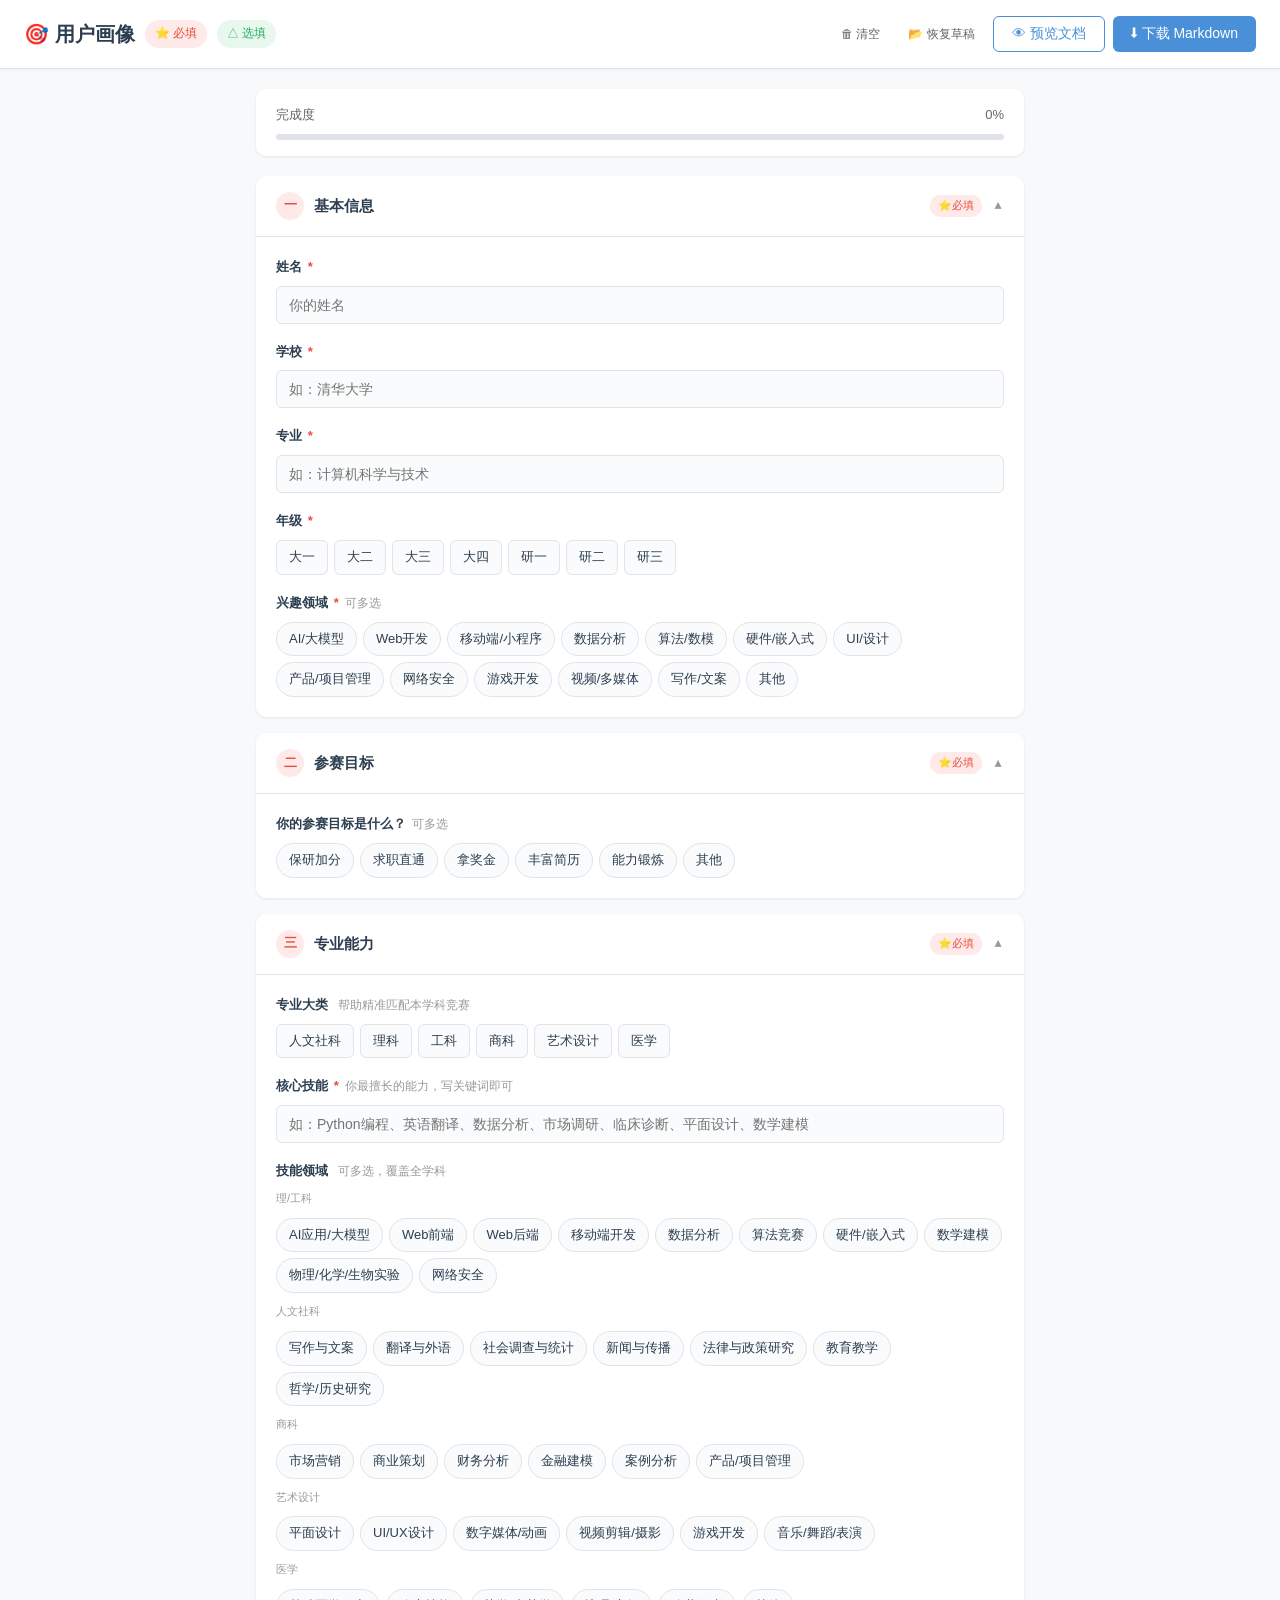
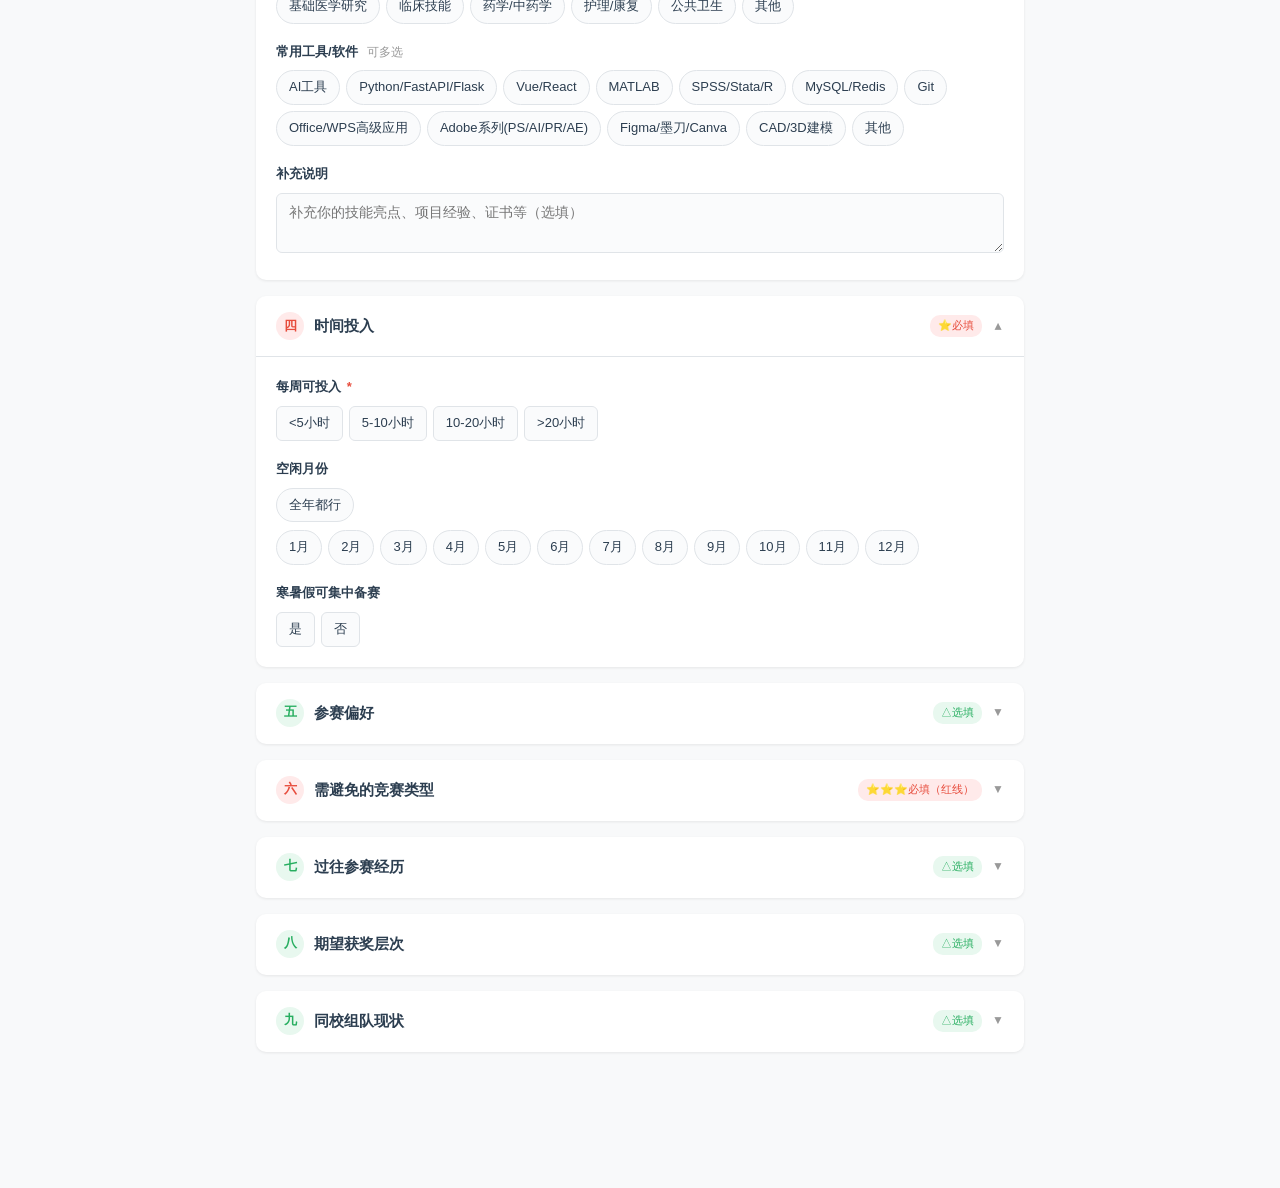
<file: 03-素材/用户画像表单.html>
<!DOCTYPE html>
<html lang="zh-CN">
<head>
<meta charset="UTF-8">
<meta name="viewport" content="width=device-width, initial-scale=1.0">
<title>用户画像 - 竞赛匹配</title>
<style>
  :root {
    --bg: #f8f9fa;
    --card-bg: #fff;
    --text: #2c3e50;
    --text-secondary: #666;
    --border: #e0e4e8;
    --accent: #4a90d9;
    --accent-light: #e8f0fe;
    --accent-hover: #357abd;
    --required: #e74c3c;
    --optional: #27ae60;
    --tag-bg: #f0f4f8;
    --shadow: 0 1px 3px rgba(0,0,0,0.08);
    --radius: 10px;
  }
  * { box-sizing: border-box; margin: 0; padding: 0; }
  body {
    font-family: -apple-system, BlinkMacSystemFont, "Segoe UI", "PingFang SC", "Microsoft YaHei", sans-serif;
    background: var(--bg);
    color: var(--text);
    line-height: 1.6;
    padding-bottom: 100px;
  }

  /* Header */
  .header {
    background: #fff;
    border-bottom: 1px solid var(--border);
    padding: 16px 24px;
    position: sticky; top: 0; z-index: 100;
    box-shadow: 0 1px 4px rgba(0,0,0,0.04);
    display: flex; align-items: center; justify-content: space-between; flex-wrap: wrap; gap: 12px;
  }
  .header h1 { font-size: 20px; font-weight: 700; color: var(--text); }
  .header .badge { font-size: 12px; padding: 4px 10px; border-radius: 20px; font-weight: 500; }
  .badge-required { background: #ffeaea; color: var(--required); }
  .badge-optional { background: #e8f8ef; color: var(--optional); }
  .header-actions { display: flex; gap: 8px; flex-wrap: wrap; }
  .btn {
    padding: 8px 18px; border: none; border-radius: 6px; font-size: 14px; cursor: pointer;
    font-weight: 500; transition: all 0.2s; display: inline-flex; align-items: center; gap: 6px;
  }
  .btn-primary { background: var(--accent); color: #fff; }
  .btn-primary:hover { background: var(--accent-hover); }
  .btn-outline { background: #fff; color: var(--accent); border: 1px solid var(--accent); }
  .btn-outline:hover { background: var(--accent-light); }
  .btn-ghost { background: transparent; color: var(--text-secondary); }
  .btn-ghost:hover { background: #f0f0f0; }
  .btn-sm { padding: 4px 10px; font-size: 12px; }

  /* Container */
  .container { max-width: 800px; margin: 0 auto; padding: 20px 16px; }

  /* Progress */
  .progress-bar-wrap {
    background: #fff; border-radius: var(--radius); padding: 16px 20px;
    box-shadow: var(--shadow); margin-bottom: 20px;
  }
  .progress-info { display: flex; justify-content: space-between; margin-bottom: 8px; font-size: 13px; color: var(--text-secondary); }
  .progress-track { height: 6px; background: var(--border); border-radius: 3px; overflow: hidden; }
  .progress-fill { height: 100%; background: var(--accent); border-radius: 3px; transition: width 0.3s; }

  /* Section */
  .section {
    background: #fff; border-radius: var(--radius); box-shadow: var(--shadow);
    margin-bottom: 16px; overflow: hidden;
  }
  .section-header {
    padding: 16px 20px; cursor: pointer; display: flex; align-items: center; gap: 10px;
    user-select: none; border-bottom: 1px solid transparent; transition: background 0.15s;
  }
  .section-header:hover { background: #fafbfc; }
  .section.open .section-header { border-bottom-color: var(--border); }
  .section-num {
    width: 28px; height: 28px; border-radius: 50%; display: flex; align-items: center;
    justify-content: center; font-size: 13px; font-weight: 700; flex-shrink: 0;
  }
  .num-required { background: #ffeaea; color: var(--required); }
  .num-optional { background: #e8f8ef; color: var(--optional); }
  .section-title { flex: 1; font-size: 15px; font-weight: 600; }
  .section-badge { font-size: 11px; padding: 2px 8px; border-radius: 10px; }
  .section-arrow { font-size: 12px; color: #999; transition: transform 0.3s; }
  .section.open .section-arrow { transform: rotate(180deg); }
  .section-body { display: none; padding: 20px; }
  .section.open .section-body { display: block; }

  /* Form Elements */
  .field { margin-bottom: 18px; }
  .field:last-child { margin-bottom: 0; }
  .field-label {
    font-size: 13px; font-weight: 600; color: var(--text); margin-bottom: 8px; display: block;
  }
  .field-label .required-star { color: var(--required); margin-left: 2px; }
  .field-hint { font-size: 12px; color: #999; font-weight: 400; margin-left: 6px; }

  input[type="text"], input[type="url"], textarea, select {
    width: 100%; padding: 10px 12px; border: 1px solid var(--border); border-radius: 6px;
    font-size: 14px; font-family: inherit; color: var(--text); background: #fafbfc;
    transition: border 0.2s, box-shadow 0.2s;
  }
  input:focus, textarea:focus, select:focus {
    outline: none; border-color: var(--accent); box-shadow: 0 0 0 3px var(--accent-light);
  }
  textarea { resize: vertical; min-height: 60px; }

  /* Checkbox & Radio Groups */
  .option-group { display: flex; flex-wrap: wrap; gap: 6px; }
  .option-item { display: flex; align-items: center; gap: 6px; }
  .option-item input[type="checkbox"], .option-item input[type="radio"] { display: none; }
  .option-tag {
    display: inline-flex; align-items: center; gap: 4px;
    padding: 6px 12px; border: 1px solid var(--border); border-radius: 20px;
    font-size: 13px; cursor: pointer; transition: all 0.15s; background: #fafbfc;
    user-select: none;
  }
  .option-tag:hover { border-color: var(--accent); background: var(--accent-light); }
  .option-item input:checked + .option-tag {
    background: var(--accent); color: #fff; border-color: var(--accent);
  }
  .option-item input:checked + .option-tag .check-icon { display: inline; }
  .check-icon { display: none; font-size: 11px; }

  /* Radio specific */
  .option-group.radio-group .option-tag { border-radius: 6px; }

  /* Inline other input */
  .inline-other { margin-top: 6px; display: none; padding-left: 4px; }
  .inline-other.show { display: flex; gap: 8px; align-items: center; }
  .inline-other input { width: 200px; }

  /* Sub-field indent */
  .sub-field { margin-left: 24px; padding-left: 12px; border-left: 2px solid var(--border); }

  /* Preview Modal */
  .modal-overlay {
    position: fixed; inset: 0; background: rgba(0,0,0,0.4); z-index: 1000;
    display: none; align-items: center; justify-content: center;
  }
  .modal-overlay.show { display: flex; }
  .modal {
    background: #fff; border-radius: 12px; width: 90%; max-width: 700px; max-height: 85vh;
    display: flex; flex-direction: column; box-shadow: 0 10px 40px rgba(0,0,0,0.2);
  }
  .modal-header {
    padding: 16px 20px; border-bottom: 1px solid var(--border);
    display: flex; align-items: center; justify-content: space-between;
  }
  .modal-header h3 { font-size: 16px; }
  .modal-close { background: none; border: none; font-size: 20px; cursor: pointer; color: #999; padding: 4px 8px; }
  .modal-close:hover { color: #333; }
  .modal-body { padding: 20px; overflow-y: auto; flex: 1; }
  .modal-body pre {
    background: #f8f9fa; border: 1px solid var(--border); border-radius: 6px;
    padding: 16px; font-size: 13px; line-height: 1.8; white-space: pre-wrap;
    word-break: break-all; font-family: "SF Mono", "Fira Code", "Consolas", monospace;
  }
  .modal-footer { padding: 12px 20px; border-top: 1px solid var(--border); display: flex; gap: 8px; justify-content: flex-end; }

  /* Toast */
  .toast {
    position: fixed; bottom: 30px; left: 50%; transform: translateX(-50%);
    background: #333; color: #fff; padding: 10px 24px; border-radius: 20px;
    font-size: 14px; z-index: 2000; opacity: 0; transition: opacity 0.3s;
    pointer-events: none;
  }
  .toast.show { opacity: 1; }

  /* Empty state */
  .empty-note { color: #999; font-size: 12px; font-style: italic; }

  @media (max-width: 600px) {
    .container { padding: 12px; }
    .section-body { padding: 16px; }
    .option-group { gap: 4px; }
    .option-tag { padding: 5px 10px; font-size: 12px; }
    .header { padding: 12px 16px; }
    .header h1 { font-size: 17px; }
  }
</style>
</head>
<body>

<div class="header">
  <div style="display:flex;align-items:center;gap:10px;flex-wrap:wrap;">
    <h1>🎯 用户画像</h1>
    <span class="badge badge-required">⭐ 必填</span>
    <span class="badge badge-optional">△ 选填</span>
  </div>
  <div class="header-actions">
    <button class="btn btn-ghost btn-sm" onclick="clearForm()" title="清除所有填写内容">🗑 清空</button>
    <button class="btn btn-ghost btn-sm" onclick="loadSaved()" title="恢复上次保存的草稿">📂 恢复草稿</button>
    <button class="btn btn-outline" onclick="previewDoc()">👁 预览文档</button>
    <button class="btn btn-primary" onclick="downloadDoc()">⬇ 下载 Markdown</button>
  </div>
</div>

<div class="container">
  <!-- Progress Bar -->
  <div class="progress-bar-wrap">
    <div class="progress-info"><span>完成度</span><span id="progress-text">0%</span></div>
    <div class="progress-track"><div class="progress-fill" id="progress-fill" style="width:0%"></div></div>
  </div>

<form id="profileForm" onsubmit="return false;">

<!-- ===== 一、基本信息 ===== -->
<div class="section open" id="sec-basic">
  <div class="section-header" onclick="toggleSection('sec-basic')">
    <span class="section-num num-required">一</span>
    <span class="section-title">基本信息</span>
    <span class="section-badge badge-required">⭐必填</span>
    <span class="section-arrow">▼</span>
  </div>
  <div class="section-body">
    <div class="field">
      <label class="field-label">姓名 <span class="required-star">*</span></label>
      <input type="text" id="name" placeholder="你的姓名" oninput="autoSave()">
    </div>
    <div class="field">
      <label class="field-label">学校 <span class="required-star">*</span></label>
      <input type="text" id="school" placeholder="如：清华大学" oninput="autoSave()">
    </div>
    <div class="field">
      <label class="field-label">专业 <span class="required-star">*</span></label>
      <input type="text" id="major" placeholder="如：计算机科学与技术" oninput="autoSave()">
    </div>
    <div class="field">
      <label class="field-label">年级 <span class="required-star">*</span></label>
      <div class="option-group radio-group" id="grade-group">
        <label class="option-item"><input type="radio" name="grade" value="大一" onchange="autoSave()"><span class="option-tag">大一</span></label>
        <label class="option-item"><input type="radio" name="grade" value="大二" onchange="autoSave()"><span class="option-tag">大二</span></label>
        <label class="option-item"><input type="radio" name="grade" value="大三" onchange="autoSave()"><span class="option-tag">大三</span></label>
        <label class="option-item"><input type="radio" name="grade" value="大四" onchange="autoSave()"><span class="option-tag">大四</span></label>
        <label class="option-item"><input type="radio" name="grade" value="研一" onchange="autoSave()"><span class="option-tag">研一</span></label>
        <label class="option-item"><input type="radio" name="grade" value="研二" onchange="autoSave()"><span class="option-tag">研二</span></label>
        <label class="option-item"><input type="radio" name="grade" value="研三" onchange="autoSave()"><span class="option-tag">研三</span></label>
      </div>
    </div>
    <div class="field">
      <label class="field-label">兴趣领域 <span class="required-star">*</span><span class="field-hint">可多选</span></label>
      <div class="option-group" id="interests-group">
        <label class="option-item"><input type="checkbox" name="interests" value="AI/大模型" onchange="autoSave()"><span class="option-tag">AI/大模型</span></label>
        <label class="option-item"><input type="checkbox" name="interests" value="Web开发" onchange="autoSave()"><span class="option-tag">Web开发</span></label>
        <label class="option-item"><input type="checkbox" name="interests" value="移动端/小程序" onchange="autoSave()"><span class="option-tag">移动端/小程序</span></label>
        <label class="option-item"><input type="checkbox" name="interests" value="数据分析" onchange="autoSave()"><span class="option-tag">数据分析</span></label>
        <label class="option-item"><input type="checkbox" name="interests" value="算法/数模" onchange="autoSave()"><span class="option-tag">算法/数模</span></label>
        <label class="option-item"><input type="checkbox" name="interests" value="硬件/嵌入式" onchange="autoSave()"><span class="option-tag">硬件/嵌入式</span></label>
        <label class="option-item"><input type="checkbox" name="interests" value="UI/设计" onchange="autoSave()"><span class="option-tag">UI/设计</span></label>
        <label class="option-item"><input type="checkbox" name="interests" value="产品/项目管理" onchange="autoSave()"><span class="option-tag">产品/项目管理</span></label>
        <label class="option-item"><input type="checkbox" name="interests" value="网络安全" onchange="autoSave()"><span class="option-tag">网络安全</span></label>
        <label class="option-item"><input type="checkbox" name="interests" value="游戏开发" onchange="autoSave()"><span class="option-tag">游戏开发</span></label>
        <label class="option-item"><input type="checkbox" name="interests" value="视频/多媒体" onchange="autoSave()"><span class="option-tag">视频/多媒体</span></label>
        <label class="option-item"><input type="checkbox" name="interests" value="写作/文案" onchange="autoSave()"><span class="option-tag">写作/文案</span></label>
        <label class="option-item"><input type="checkbox" name="interests" value="__OTHER__" onchange="toggleOther('interests-other');autoSave()"><span class="option-tag">其他</span></label>
      </div>
      <div class="inline-other" id="interests-other-wrap">
        <input type="text" id="interests-other" placeholder="请输入其他兴趣领域" oninput="autoSave()">
      </div>
    </div>
  </div>
</div>

<!-- ===== 二、参赛目标 ===== -->
<div class="section open" id="sec-goals">
  <div class="section-header" onclick="toggleSection('sec-goals')">
    <span class="section-num num-required">二</span>
    <span class="section-title">参赛目标</span>
    <span class="section-badge badge-required">⭐必填</span>
    <span class="section-arrow">▼</span>
  </div>
  <div class="section-body">
    <div class="field">
      <label class="field-label">你的参赛目标是什么？<span class="field-hint">可多选</span></label>
      <div class="option-group" id="goals-group">
        <label class="option-item"><input type="checkbox" name="goals" value="保研加分" onchange="autoSave()"><span class="option-tag">保研加分</span></label>
        <label class="option-item"><input type="checkbox" name="goals" value="求职直通" onchange="autoSave()"><span class="option-tag">求职直通</span></label>
        <label class="option-item"><input type="checkbox" name="goals" value="拿奖金" onchange="autoSave()"><span class="option-tag">拿奖金</span></label>
        <label class="option-item"><input type="checkbox" name="goals" value="丰富简历" onchange="autoSave()"><span class="option-tag">丰富简历</span></label>
        <label class="option-item"><input type="checkbox" name="goals" value="能力锻炼" onchange="autoSave()"><span class="option-tag">能力锻炼</span></label>
        <label class="option-item"><input type="checkbox" name="goals" value="__OTHER__" onchange="toggleOther('goals-other');autoSave()"><span class="option-tag">其他</span></label>
      </div>
      <div class="inline-other" id="goals-other-wrap">
        <input type="text" id="goals-other" placeholder="请输入其他目标" oninput="autoSave()">
      </div>
    </div>
  </div>
</div>

<!-- ===== 三、专业能力 ===== -->
<div class="section open" id="sec-skills">
  <div class="section-header" onclick="toggleSection('sec-skills')">
    <span class="section-num num-required">三</span>
    <span class="section-title">专业能力</span>
    <span class="section-badge badge-required">⭐必填</span>
    <span class="section-arrow">▼</span>
  </div>
  <div class="section-body">
    <div class="field">
      <label class="field-label">专业大类 <span class="field-hint">帮助精准匹配本学科竞赛</span></label>
      <div class="option-group radio-group" id="major-category-group">
        <label class="option-item"><input type="radio" name="major-category" value="人文社科" onchange="autoSave()"><span class="option-tag">人文社科</span></label>
        <label class="option-item"><input type="radio" name="major-category" value="理科" onchange="autoSave()"><span class="option-tag">理科</span></label>
        <label class="option-item"><input type="radio" name="major-category" value="工科" onchange="autoSave()"><span class="option-tag">工科</span></label>
        <label class="option-item"><input type="radio" name="major-category" value="商科" onchange="autoSave()"><span class="option-tag">商科</span></label>
        <label class="option-item"><input type="radio" name="major-category" value="艺术设计" onchange="autoSave()"><span class="option-tag">艺术设计</span></label>
        <label class="option-item"><input type="radio" name="major-category" value="医学" onchange="autoSave()"><span class="option-tag">医学</span></label>
      </div>
    </div>
    <div class="field">
      <label class="field-label">核心技能 <span class="required-star">*</span><span class="field-hint">你最擅长的能力，写关键词即可</span></label>
      <input type="text" id="core-skills" placeholder="如：Python编程、英语翻译、数据分析、市场调研、临床诊断、平面设计、数学建模" oninput="autoSave()">
    </div>
    <div class="field">
      <label class="field-label">技能领域 <span class="field-hint">可多选，覆盖全学科</span></label>
            <div class="option-group" id="tech-direction-group" style="margin-bottom:10px;">
        <!-- 理/工科 -->
        <div style="font-size:11px;color:#999;margin-bottom:4px;width:100%;">理/工科</div>
        <label class="option-item"><input type="checkbox" name="tech-direction" value="AI应用/大模型" onchange="autoSave()"><span class="option-tag">AI应用/大模型</span></label>
        <label class="option-item"><input type="checkbox" name="tech-direction" value="Web前端" onchange="autoSave()"><span class="option-tag">Web前端</span></label>
        <label class="option-item"><input type="checkbox" name="tech-direction" value="Web后端" onchange="autoSave()"><span class="option-tag">Web后端</span></label>
        <label class="option-item"><input type="checkbox" name="tech-direction" value="移动端开发" onchange="autoSave()"><span class="option-tag">移动端开发</span></label>
        <label class="option-item"><input type="checkbox" name="tech-direction" value="数据分析" onchange="autoSave()"><span class="option-tag">数据分析</span></label>
        <label class="option-item"><input type="checkbox" name="tech-direction" value="算法竞赛" onchange="autoSave()"><span class="option-tag">算法竞赛</span></label>
        <label class="option-item"><input type="checkbox" name="tech-direction" value="硬件/嵌入式" onchange="autoSave()"><span class="option-tag">硬件/嵌入式</span></label>
        <label class="option-item"><input type="checkbox" name="tech-direction" value="数学建模" onchange="autoSave()"><span class="option-tag">数学建模</span></label>
        <label class="option-item"><input type="checkbox" name="tech-direction" value="物理/化学/生物实验" onchange="autoSave()"><span class="option-tag">物理/化学/生物实验</span></label>
        <label class="option-item"><input type="checkbox" name="tech-direction" value="网络安全" onchange="autoSave()"><span class="option-tag">网络安全</span></label>
        <!-- 人文社科 -->
        <div style="font-size:11px;color:#999;margin-bottom:4px;width:100%;margin-top:4px;">人文社科</div>
        <label class="option-item"><input type="checkbox" name="tech-direction" value="写作与文案" onchange="autoSave()"><span class="option-tag">写作与文案</span></label>
        <label class="option-item"><input type="checkbox" name="tech-direction" value="翻译与外语" onchange="autoSave()"><span class="option-tag">翻译与外语</span></label>
        <label class="option-item"><input type="checkbox" name="tech-direction" value="社会调查与统计" onchange="autoSave()"><span class="option-tag">社会调查与统计</span></label>
        <label class="option-item"><input type="checkbox" name="tech-direction" value="新闻与传播" onchange="autoSave()"><span class="option-tag">新闻与传播</span></label>
        <label class="option-item"><input type="checkbox" name="tech-direction" value="法律与政策研究" onchange="autoSave()"><span class="option-tag">法律与政策研究</span></label>
        <label class="option-item"><input type="checkbox" name="tech-direction" value="教育教学" onchange="autoSave()"><span class="option-tag">教育教学</span></label>
        <label class="option-item"><input type="checkbox" name="tech-direction" value="哲学/历史研究" onchange="autoSave()"><span class="option-tag">哲学/历史研究</span></label>
        <!-- 商科 -->
        <div style="font-size:11px;color:#999;margin-bottom:4px;width:100%;margin-top:4px;">商科</div>
        <label class="option-item"><input type="checkbox" name="tech-direction" value="市场营销" onchange="autoSave()"><span class="option-tag">市场营销</span></label>
        <label class="option-item"><input type="checkbox" name="tech-direction" value="商业策划" onchange="autoSave()"><span class="option-tag">商业策划</span></label>
        <label class="option-item"><input type="checkbox" name="tech-direction" value="财务分析" onchange="autoSave()"><span class="option-tag">财务分析</span></label>
        <label class="option-item"><input type="checkbox" name="tech-direction" value="金融建模" onchange="autoSave()"><span class="option-tag">金融建模</span></label>
        <label class="option-item"><input type="checkbox" name="tech-direction" value="案例分析" onchange="autoSave()"><span class="option-tag">案例分析</span></label>
        <label class="option-item"><input type="checkbox" name="tech-direction" value="产品/项目管理" onchange="autoSave()"><span class="option-tag">产品/项目管理</span></label>
        <!-- 艺术设计 -->
        <div style="font-size:11px;color:#999;margin-bottom:4px;width:100%;margin-top:4px;">艺术设计</div>
        <label class="option-item"><input type="checkbox" name="tech-direction" value="平面设计" onchange="autoSave()"><span class="option-tag">平面设计</span></label>
        <label class="option-item"><input type="checkbox" name="tech-direction" value="UI/UX设计" onchange="autoSave()"><span class="option-tag">UI/UX设计</span></label>
        <label class="option-item"><input type="checkbox" name="tech-direction" value="数字媒体/动画" onchange="autoSave()"><span class="option-tag">数字媒体/动画</span></label>
        <label class="option-item"><input type="checkbox" name="tech-direction" value="视频剪辑/摄影" onchange="autoSave()"><span class="option-tag">视频剪辑/摄影</span></label>
        <label class="option-item"><input type="checkbox" name="tech-direction" value="游戏开发" onchange="autoSave()"><span class="option-tag">游戏开发</span></label>
        <label class="option-item"><input type="checkbox" name="tech-direction" value="音乐/舞蹈/表演" onchange="autoSave()"><span class="option-tag">音乐/舞蹈/表演</span></label>
        <!-- 医学 -->
        <div style="font-size:11px;color:#999;margin-bottom:4px;width:100%;margin-top:4px;">医学</div>
        <label class="option-item"><input type="checkbox" name="tech-direction" value="基础医学研究" onchange="autoSave()"><span class="option-tag">基础医学研究</span></label>
        <label class="option-item"><input type="checkbox" name="tech-direction" value="临床技能" onchange="autoSave()"><span class="option-tag">临床技能</span></label>
        <label class="option-item"><input type="checkbox" name="tech-direction" value="药学/中药学" onchange="autoSave()"><span class="option-tag">药学/中药学</span></label>
        <label class="option-item"><input type="checkbox" name="tech-direction" value="护理/康复" onchange="autoSave()"><span class="option-tag">护理/康复</span></label>
        <label class="option-item"><input type="checkbox" name="tech-direction" value="公共卫生" onchange="autoSave()"><span class="option-tag">公共卫生</span></label>
        <label class="option-item"><input type="checkbox" name="tech-direction" value="__OTHER__" onchange="toggleOther('tech-direction-other');autoSave()"><span class="option-tag">其他</span></label>
      </div>
      <div class="inline-other" id="tech-direction-other-wrap">
        <input type="text" id="tech-direction-other" placeholder="请输入其他技能领域" oninput="autoSave()">
      </div>
    </div>
    <div class="field">
      <label class="field-label">常用工具/软件 <span class="field-hint">可多选</span></label>
      <div class="option-group" id="tools-group">
        <label class="option-item"><input type="checkbox" name="tools" value="ChatGPT/Claude/Copilot等AI工具" onchange="autoSave()"><span class="option-tag">AI工具</span></label>
        <label class="option-item"><input type="checkbox" name="tools" value="Python/FastAPI/Flask" onchange="autoSave()"><span class="option-tag">Python/FastAPI/Flask</span></label>
        <label class="option-item"><input type="checkbox" name="tools" value="Vue/React" onchange="autoSave()"><span class="option-tag">Vue/React</span></label>
        <label class="option-item"><input type="checkbox" name="tools" value="MATLAB" onchange="autoSave()"><span class="option-tag">MATLAB</span></label>
        <label class="option-item"><input type="checkbox" name="tools" value="SPSS/Stata/R" onchange="autoSave()"><span class="option-tag">SPSS/Stata/R</span></label>
        <label class="option-item"><input type="checkbox" name="tools" value="MySQL/Redis" onchange="autoSave()"><span class="option-tag">MySQL/Redis</span></label>
        <label class="option-item"><input type="checkbox" name="tools" value="Git" onchange="autoSave()"><span class="option-tag">Git</span></label>
        <label class="option-item"><input type="checkbox" name="tools" value="Office/WPS高级应用" onchange="autoSave()"><span class="option-tag">Office/WPS高级应用</span></label>
        <label class="option-item"><input type="checkbox" name="tools" value="Adobe系列(PS/AI/PR/AE)" onchange="autoSave()"><span class="option-tag">Adobe系列(PS/AI/PR/AE)</span></label>
        <label class="option-item"><input type="checkbox" name="tools" value="Figma/墨刀/Canva" onchange="autoSave()"><span class="option-tag">Figma/墨刀/Canva</span></label>
        <label class="option-item"><input type="checkbox" name="tools" value="CAD/3D建模" onchange="autoSave()"><span class="option-tag">CAD/3D建模</span></label>
        <label class="option-item"><input type="checkbox" name="tools" value="__OTHER__" onchange="toggleOther('tools-other');autoSave()"><span class="option-tag">其他</span></label>
      </div>
      <div class="inline-other" id="tools-other-wrap">
        <input type="text" id="tools-other" placeholder="请输入其他工具/软件" oninput="autoSave()">
      </div>
    </div>
    <div class="field">
      <label class="field-label">补充说明</label>
      <textarea id="skills-note" placeholder="补充你的技能亮点、项目经验、证书等（选填）" oninput="autoSave()"></textarea>
    </div>
  </div>
</div>

<!-- ===== 四、时间投入 ===== -->
<div class="section open" id="sec-time">
  <div class="section-header" onclick="toggleSection('sec-time')">
    <span class="section-num num-required">四</span>
    <span class="section-title">时间投入</span>
    <span class="section-badge badge-required">⭐必填</span>
    <span class="section-arrow">▼</span>
  </div>
  <div class="section-body">
    <div class="field">
      <label class="field-label">每周可投入 <span class="required-star">*</span></label>
      <div class="option-group radio-group" id="weekly-hours-group">
        <label class="option-item"><input type="radio" name="weekly-hours" value="<5小时" onchange="autoSave()"><span class="option-tag">&lt;5小时</span></label>
        <label class="option-item"><input type="radio" name="weekly-hours" value="5-10小时" onchange="autoSave()"><span class="option-tag">5-10小时</span></label>
        <label class="option-item"><input type="radio" name="weekly-hours" value="10-20小时" onchange="autoSave()"><span class="option-tag">10-20小时</span></label>
        <label class="option-item"><input type="radio" name="weekly-hours" value=">20小时" onchange="autoSave()"><span class="option-tag">&gt;20小时</span></label>
      </div>
    </div>
    <div class="field">
      <label class="field-label">空闲月份</label>
      <div class="option-group" id="free-months-group" style="margin-bottom:8px;">
        <label class="option-item"><input type="checkbox" name="free-months" value="全年都行" onchange="handleYearRound(this);autoSave()"><span class="option-tag">全年都行</span></label>
      </div>
      <div id="specific-months-group" style="display:flex;flex-wrap:wrap;gap:6px;">
        <label class="option-item"><input type="checkbox" name="free-months" value="1月" onchange="autoSave()"><span class="option-tag">1月</span></label>
        <label class="option-item"><input type="checkbox" name="free-months" value="2月" onchange="autoSave()"><span class="option-tag">2月</span></label>
        <label class="option-item"><input type="checkbox" name="free-months" value="3月" onchange="autoSave()"><span class="option-tag">3月</span></label>
        <label class="option-item"><input type="checkbox" name="free-months" value="4月" onchange="autoSave()"><span class="option-tag">4月</span></label>
        <label class="option-item"><input type="checkbox" name="free-months" value="5月" onchange="autoSave()"><span class="option-tag">5月</span></label>
        <label class="option-item"><input type="checkbox" name="free-months" value="6月" onchange="autoSave()"><span class="option-tag">6月</span></label>
        <label class="option-item"><input type="checkbox" name="free-months" value="7月" onchange="autoSave()"><span class="option-tag">7月</span></label>
        <label class="option-item"><input type="checkbox" name="free-months" value="8月" onchange="autoSave()"><span class="option-tag">8月</span></label>
        <label class="option-item"><input type="checkbox" name="free-months" value="9月" onchange="autoSave()"><span class="option-tag">9月</span></label>
        <label class="option-item"><input type="checkbox" name="free-months" value="10月" onchange="autoSave()"><span class="option-tag">10月</span></label>
        <label class="option-item"><input type="checkbox" name="free-months" value="11月" onchange="autoSave()"><span class="option-tag">11月</span></label>
        <label class="option-item"><input type="checkbox" name="free-months" value="12月" onchange="autoSave()"><span class="option-tag">12月</span></label>
      </div>
    </div>
    <div class="field">
      <label class="field-label">寒暑假可集中备赛</label>
      <div class="option-group radio-group">
        <label class="option-item"><input type="radio" name="holiday-ready" value="是" onchange="autoSave()"><span class="option-tag">是</span></label>
        <label class="option-item"><input type="radio" name="holiday-ready" value="否" onchange="autoSave()"><span class="option-tag">否</span></label>
      </div>
    </div>
  </div>
</div>

<!-- ===== 五、参赛偏好 ===== -->
<div class="section" id="sec-pref">
  <div class="section-header" onclick="toggleSection('sec-pref')">
    <span class="section-num num-optional">五</span>
    <span class="section-title">参赛偏好</span>
    <span class="section-badge badge-optional">△选填</span>
    <span class="section-arrow">▼</span>
  </div>
  <div class="section-body">
    <div class="field">
      <label class="field-label">赛事级别</label>
      <div class="option-group radio-group">
        <label class="option-item"><input type="radio" name="competition-level" value="不限" onchange="autoSave()"><span class="option-tag">不限</span></label>
        <label class="option-item"><input type="radio" name="competition-level" value="省级" onchange="autoSave()"><span class="option-tag">省级</span></label>
        <label class="option-item"><input type="radio" name="competition-level" value="国家级" onchange="autoSave()"><span class="option-tag">国家级</span></label>
        <label class="option-item"><input type="radio" name="competition-level" value="国际级" onchange="autoSave()"><span class="option-tag">国际级</span></label>
      </div>
    </div>
    <div class="field">
      <label class="field-label">个人/团队</label>
      <div class="option-group radio-group">
        <label class="option-item"><input type="radio" name="team-type" value="个人" onchange="autoSave()"><span class="option-tag">个人</span></label>
        <label class="option-item"><input type="radio" name="team-type" value="团队" onchange="autoSave()"><span class="option-tag">团队</span></label>
        <label class="option-item"><input type="radio" name="team-type" value="均可" onchange="autoSave()"><span class="option-tag">均可</span></label>
      </div>
    </div>
    <div class="field">
      <label class="field-label">有指导老师吗</label>
      <div class="option-group radio-group">
        <label class="option-item"><input type="radio" name="has-advisor" value="有" onchange="autoSave()"><span class="option-tag">有</span></label>
        <label class="option-item"><input type="radio" name="has-advisor" value="暂无" onchange="autoSave()"><span class="option-tag">暂无</span></label>
        <label class="option-item"><input type="radio" name="has-advisor" value="不需要" onchange="autoSave()"><span class="option-tag">不需要</span></label>
      </div>
    </div>
    <div class="field">
      <label class="field-label">接受跨校组队</label>
      <div class="option-group radio-group">
        <label class="option-item"><input type="radio" name="cross-school" value="接受" onchange="autoSave()"><span class="option-tag">接受</span></label>
        <label class="option-item"><input type="radio" name="cross-school" value="不接受" onchange="autoSave()"><span class="option-tag">不接受</span></label>
        <label class="option-item"><input type="radio" name="cross-school" value="视情况" onchange="autoSave()"><span class="option-tag">视情况</span></label>
      </div>
    </div>
    <div class="field">
      <label class="field-label">比赛周期</label>
      <div class="option-group radio-group">
        <label class="option-item"><input type="radio" name="competition-duration" value="1天冲刺" onchange="autoSave()"><span class="option-tag">1天冲刺</span></label>
        <label class="option-item"><input type="radio" name="competition-duration" value="1-4周" onchange="autoSave()"><span class="option-tag">1-4周</span></label>
        <label class="option-item"><input type="radio" name="competition-duration" value="1-3个月" onchange="autoSave()"><span class="option-tag">1-3个月</span></label>
        <label class="option-item"><input type="radio" name="competition-duration" value="半年以上" onchange="autoSave()"><span class="option-tag">半年以上</span></label>
        <label class="option-item"><input type="radio" name="competition-duration" value="均可" onchange="autoSave()"><span class="option-tag">均可</span></label>
      </div>
    </div>
    <div class="field">
      <label class="field-label">比赛形式</label>
      <div class="option-group radio-group">
        <label class="option-item"><input type="radio" name="competition-format" value="线上提交" onchange="autoSave()"><span class="option-tag">线上提交</span></label>
        <label class="option-item"><input type="radio" name="competition-format" value="需现场答辩" onchange="autoSave()"><span class="option-tag">需现场答辩</span></label>
        <label class="option-item"><input type="radio" name="competition-format" value="均可" onchange="autoSave()"><span class="option-tag">均可</span></label>
      </div>
    </div>
    <div class="field">
      <label class="field-label">报名费</label>
      <div class="option-group radio-group">
        <label class="option-item"><input type="radio" name="registration-fee" value="免费优先" onchange="autoSave()"><span class="option-tag">免费优先</span></label>
        <label class="option-item"><input type="radio" name="registration-fee" value="200以内" onchange="autoSave()"><span class="option-tag">200以内</span></label>
        <label class="option-item"><input type="radio" name="registration-fee" value="不限" onchange="autoSave()"><span class="option-tag">不限</span></label>
      </div>
    </div>
    <div class="field">
      <label class="field-label">语言</label>
      <div class="option-group radio-group">
        <label class="option-item"><input type="radio" name="language-pref" value="只中文" onchange="autoSave()"><span class="option-tag">只中文</span></label>
        <label class="option-item"><input type="radio" name="language-pref" value="英文也行" onchange="autoSave()"><span class="option-tag">英文也行</span></label>
      </div>
    </div>
  </div>
</div>

<!-- ===== 六、需避免的竞赛类型 ===== -->
<div class="section" id="sec-avoid">
  <div class="section-header" onclick="toggleSection('sec-avoid')">
    <span class="section-num num-required">六</span>
    <span class="section-title">需避免的竞赛类型</span>
    <span class="section-badge badge-required">⭐⭐⭐必填（红线）</span>
    <span class="section-arrow">▼</span>
  </div>
  <div class="section-body">
    <div class="field">
      <label class="field-label">以下哪些类型你坚决不参加？<span class="field-hint">可多选，选中的会被排除</span></label>
      <div class="option-group" id="avoid-group">
        <label class="option-item"><input type="checkbox" name="avoid" value="纯商业计划书（无技术落地）" onchange="autoSave()"><span class="option-tag">纯商业计划书（无技术落地）</span></label>
        <label class="option-item"><input type="checkbox" name="avoid" value="纯笔试/死记硬背型" onchange="autoSave()"><span class="option-tag">纯笔试/死记硬背型</span></label>
        <label class="option-item"><input type="checkbox" name="avoid" value="需要长期出差/驻场" onchange="autoSave()"><span class="option-tag">需要长期出差/驻场</span></label>
        <label class="option-item"><input type="checkbox" name="avoid" value="报名费过高" onchange="toggleAvoidFee();autoSave()"><span class="option-tag">报名费过高</span></label>
        <label class="option-item"><input type="checkbox" name="avoid" value="对美术/设计有硬性要求" onchange="autoSave()"><span class="option-tag">对美术/设计有硬性要求</span></label>
        <label class="option-item"><input type="checkbox" name="avoid" value="必须全程线下" onchange="autoSave()"><span class="option-tag">必须全程线下</span></label>
        <label class="option-item"><input type="checkbox" name="avoid" value="比赛语言非中文" onchange="autoSave()"><span class="option-tag">比赛语言非中文</span></label>
        <label class="option-item"><input type="checkbox" name="avoid" value="__OTHER__" onchange="toggleOther('avoid-other');autoSave()"><span class="option-tag">其他</span></label>
      </div>
      <div class="inline-other" id="avoid-fee-wrap" style="margin-top:6px;">
        <span style="font-size:13px;color:#666;">超过</span>
        <input type="text" id="avoid-fee-amount" placeholder="金额" style="width:80px;display:inline;" oninput="autoSave()">
        <span style="font-size:13px;color:#666;">元不考虑</span>
      </div>
      <div class="inline-other" id="avoid-other-wrap">
        <input type="text" id="avoid-other" placeholder="请输入其他需避免的类型" oninput="autoSave()">
      </div>
    </div>
  </div>
</div>

<!-- ===== 七、过往参赛经历 ===== -->
<div class="section" id="sec-history">
  <div class="section-header" onclick="toggleSection('sec-history')">
    <span class="section-num num-optional">七</span>
    <span class="section-title">过往参赛经历</span>
    <span class="section-badge badge-optional">△选填</span>
    <span class="section-arrow">▼</span>
  </div>
  <div class="section-body">
    <div class="field">
      <label class="field-label">最高获奖</label>
      <div class="option-group radio-group">
        <label class="option-item"><input type="radio" name="highest-award" value="无" onchange="autoSave()"><span class="option-tag">无</span></label>
        <label class="option-item"><input type="radio" name="highest-award" value="校级" onchange="autoSave()"><span class="option-tag">校级</span></label>
        <label class="option-item"><input type="radio" name="highest-award" value="省级" onchange="autoSave()"><span class="option-tag">省级</span></label>
        <label class="option-item"><input type="radio" name="highest-award" value="国家级" onchange="autoSave()"><span class="option-tag">国家级</span></label>
        <label class="option-item"><input type="radio" name="highest-award" value="国际级" onchange="autoSave()"><span class="option-tag">国际级</span></label>
      </div>
    </div>
    <div class="field">
      <label class="field-label">代表性项目<span class="field-hint">一句话说清楚你做了什么</span></label>
      <input type="text" id="project1" placeholder="项目1：如「用Python写了个自动抢课脚本」" oninput="autoSave()">
      <input type="text" id="project2" placeholder="项目2" style="margin-top:6px;" oninput="autoSave()">
      <input type="text" id="project3" placeholder="项目3" style="margin-top:6px;" oninput="autoSave()">
    </div>
    <div class="field">
      <label class="field-label">有作品集/GitHub吗</label>
      <div class="option-group radio-group" id="has-portfolio-group">
        <label class="option-item"><input type="radio" name="has-portfolio" value="有" onchange="togglePortfolioLink();autoSave()"><span class="option-tag">有</span></label>
        <label class="option-item"><input type="radio" name="has-portfolio" value="没有" onchange="togglePortfolioLink();autoSave()"><span class="option-tag">没有</span></label>
      </div>
      <div class="inline-other" id="portfolio-link-wrap">
        <input type="url" id="portfolio-link" placeholder="请输入链接" oninput="autoSave()">
      </div>
    </div>
  </div>
</div>

<!-- ===== 八、期望获奖层次 ===== -->
<div class="section" id="sec-expectation">
  <div class="section-header" onclick="toggleSection('sec-expectation')">
    <span class="section-num num-optional">八</span>
    <span class="section-title">期望获奖层次</span>
    <span class="section-badge badge-optional">△选填</span>
    <span class="section-arrow">▼</span>
  </div>
  <div class="section-body">
    <div class="field">
      <label class="field-label">最低接受</label>
      <div class="option-group radio-group">
        <label class="option-item"><input type="radio" name="min-award" value="参与奖就行" onchange="autoSave()"><span class="option-tag">参与奖就行</span></label>
        <label class="option-item"><input type="radio" name="min-award" value="省级" onchange="autoSave()"><span class="option-tag">省级</span></label>
        <label class="option-item"><input type="radio" name="min-award" value="国家级" onchange="autoSave()"><span class="option-tag">国家级</span></label>
      </div>
    </div>
    <div class="field">
      <label class="field-label">理想目标</label>
      <input type="text" id="ideal-goal" placeholder="如：国家级一等奖" oninput="autoSave()">
    </div>
    <div class="field">
      <label class="field-label">策略</label>
      <div class="option-group radio-group">
        <label class="option-item"><input type="radio" name="strategy" value="含金量优先" onchange="autoSave()"><span class="option-tag">含金量优先</span></label>
        <label class="option-item"><input type="radio" name="strategy" value="兼顾含金量和概率" onchange="autoSave()"><span class="option-tag">兼顾含金量和概率</span></label>
        <label class="option-item"><input type="radio" name="strategy" value="拿奖概率优先" onchange="autoSave()"><span class="option-tag">拿奖概率优先</span></label>
      </div>
    </div>
  </div>
</div>

<!-- ===== 九、同校组队现状 ===== -->
<div class="section" id="sec-team">
  <div class="section-header" onclick="toggleSection('sec-team')">
    <span class="section-num num-optional">九</span>
    <span class="section-title">同校组队现状</span>
    <span class="section-badge badge-optional">△选填</span>
    <span class="section-arrow">▼</span>
  </div>
  <div class="section-body">
    <div class="field">
      <label class="field-label">学校有实验室/战队吗</label>
      <div class="option-group radio-group">
        <label class="option-item"><input type="radio" name="has-lab" value="有" onchange="autoSave()"><span class="option-tag">有</span></label>
        <label class="option-item"><input type="radio" name="has-lab" value="没有" onchange="autoSave()"><span class="option-tag">没有</span></label>
        <label class="option-item"><input type="radio" name="has-lab" value="不清楚" onchange="autoSave()"><span class="option-tag">不清楚</span></label>
      </div>
    </div>
    <div class="field">
      <label class="field-label">愿意加入校内团队</label>
      <div class="option-group radio-group">
        <label class="option-item"><input type="radio" name="join-school-team" value="愿意" onchange="autoSave()"><span class="option-tag">愿意</span></label>
        <label class="option-item"><input type="radio" name="join-school-team" value="挑项目" onchange="autoSave()"><span class="option-tag">挑项目</span></label>
        <label class="option-item"><input type="radio" name="join-school-team" value="想自己组" onchange="autoSave()"><span class="option-tag">想自己组</span></label>
        <label class="option-item"><input type="radio" name="join-school-team" value="视情况" onchange="autoSave()"><span class="option-tag">视情况</span></label>
      </div>
    </div>
    <div class="field">
      <label class="field-label">需要匹配队友</label>
      <div class="option-group radio-group">
        <label class="option-item"><input type="radio" name="need-teammate" value="需要" onchange="autoSave()"><span class="option-tag">需要</span></label>
        <label class="option-item"><input type="radio" name="need-teammate" value="暂不需要" onchange="autoSave()"><span class="option-tag">暂不需要</span></label>
      </div>
    </div>
  </div>
</div>

</form>
</div>

<!-- Preview Modal -->
<div class="modal-overlay" id="previewModal">
  <div class="modal">
    <div class="modal-header">
      <h3>📄 文档预览</h3>
      <button class="modal-close" onclick="closePreview()">✕</button>
    </div>
    <div class="modal-body">
      <pre id="previewContent"></pre>
    </div>
    <div class="modal-footer">
      <button class="btn btn-outline btn-sm" onclick="copyDoc()">📋 复制</button>
      <button class="btn btn-primary btn-sm" onclick="downloadDoc()">⬇ 下载</button>
      <button class="btn btn-ghost btn-sm" onclick="closePreview()">关闭</button>
    </div>
  </div>
</div>

<!-- Toast -->
<div class="toast" id="toast"></div>

<script>
// ========== 工具函数 ==========
function $(id) { return document.getElementById(id); }
function $$(selector) { return Array.from(document.querySelectorAll(selector)); }

function getChecked(name) {
  return $$(`input[name="${name}"]:checked`).map(el => el.value);
}
function getRadio(name) {
  const el = document.querySelector(`input[name="${name}"]:checked`);
  return el ? el.value : '';
}

function showToast(msg, duration = 2000) {
  const t = $('toast'); t.textContent = msg; t.classList.add('show');
  setTimeout(() => t.classList.remove('show'), duration);
}

// ========== 折叠 ==========
function toggleSection(id) {
  const sec = $(id);
  sec.classList.toggle('open');
  autoSave();
}

// ========== 其他输入联动 ==========
function toggleOther(wrapId) {
  const el = $(wrapId + '-wrap');
  if (el) { el.classList.toggle('show'); }
}
function toggleAvoidFee() {
  const fee = $$('input[name="avoid"]').find(el => el.value === '报名费过高');
  const wrap = $('avoid-fee-wrap');
  if (fee && fee.checked) { wrap.classList.add('show'); } else { wrap.classList.remove('show'); }
}
function togglePortfolioLink() {
  const radio = getRadio('has-portfolio');
  const wrap = $('portfolio-link-wrap');
  if (radio === '有') { wrap.classList.add('show'); } else { wrap.classList.remove('show'); }
}
function handleYearRound(el) {
  const specificGroup = $('specific-months-group');
  if (el.checked) {
    // 取消所有具体月份
    $$('input[name="free-months"]').forEach(cb => { if (cb !== el) cb.checked = false; });
    specificGroup.style.opacity = '0.4';
    specificGroup.style.pointerEvents = 'none';
  } else {
    specificGroup.style.opacity = '1';
    specificGroup.style.pointerEvents = 'auto';
  }
}

// ========== 收集数据 ==========
function collectData() {
  const name = ($('name').value || '').trim();
  const school = ($('school').value || '').trim();
  const major = ($('major').value || '').trim();

  // 兴趣
  const interests = getChecked('interests').filter(v => v !== '__OTHER__');
  const interestsOther = ($('interests-other').value || '').trim();
  if (interestsOther) interests.push(interestsOther);

  // 目标
  const goals = getChecked('goals').filter(v => v !== '__OTHER__');
  const goalsOther = ($('goals-other').value || '').trim();
  if (goalsOther) goals.push(goalsOther);

  // 技能
  const majorCategory = getRadio('major-category');
  const coreSkills = ($('core-skills').value || '').trim();
  const techDir = getChecked('tech-direction').filter(v => v !== '__OTHER__');
  const techDirOther = ($('tech-direction-other').value || '').trim();
  if (techDirOther) techDir.push(techDirOther);
  const tools = getChecked('tools').filter(v => v !== '__OTHER__');
  const toolsOther = ($('tools-other').value || '').trim();
  if (toolsOther) tools.push(toolsOther);
  const skillsNote = ($('skills-note').value || '').trim();

  // 时间
  const weeklyHours = getRadio('weekly-hours');
  const freeMonths = getChecked('free-months');
  const holidayReady = getRadio('holiday-ready');

  // 偏好
  const compLevel = getRadio('competition-level');
  const teamType = getRadio('team-type');
  const hasAdvisor = getRadio('has-advisor');
  const crossSchool = getRadio('cross-school');
  const compDuration = getRadio('competition-duration');
  const compFormat = getRadio('competition-format');
  const regFee = getRadio('registration-fee');
  const langPref = getRadio('language-pref');

  // 避免
  const avoid = getChecked('avoid').filter(v => v !== '__OTHER__' && v !== '报名费过高');
  if (getChecked('avoid').includes('报名费过高')) {
    const feeAmount = ($('avoid-fee-amount').value || '').trim();
    avoid.push(feeAmount ? `报名费过高（超过${feeAmount}元不考虑）` : '报名费过高');
  }
  const avoidOther = ($('avoid-other').value || '').trim();
  if (avoidOther) avoid.push(avoidOther);

  // 过往经历
  const highestAward = getRadio('highest-award');
  const projects = [
    ($('project1').value || '').trim(),
    ($('project2').value || '').trim(),
    ($('project3').value || '').trim(),
  ].filter(Boolean);
  const hasPortfolio = getRadio('has-portfolio');
  const portfolioLink = ($('portfolio-link').value || '').trim();

  // 期望
  const minAward = getRadio('min-award');
  const idealGoal = ($('ideal-goal').value || '').trim();
  const strategy = getRadio('strategy');

  // 组队
  const hasLab = getRadio('has-lab');
  const joinSchoolTeam = getRadio('join-school-team');
  const needTeammate = getRadio('need-teammate');

  return {
    name, school, major,
    grade: getRadio('grade'),
    interests, interestsOther,
    goals, goalsOther,
    majorCategory, coreSkills, techDir, techDirOther, tools, toolsOther, skillsNote,
    weeklyHours, freeMonths, holidayReady,
    compLevel, teamType, hasAdvisor, crossSchool, compDuration, compFormat, regFee, langPref,
    avoid, avoidOther,
    highestAward, projects, hasPortfolio, portfolioLink,
    minAward, idealGoal, strategy,
    hasLab, joinSchoolTeam, needTeammate,
  };
}

// ========== 生成 Markdown ==========
function formatList(items) {
  return items.map(v => `  - [x] ${v}`).join('\n');
}
function formatRadio(val) {
  if (!val) return '___';
  return `[x] ${val}`;
}
function formatCheck(name, options) {
  return options.map(opt => {
    const checked = getChecked(name).includes(opt.value);
    return `  - [${checked ? 'x' : ' '}] ${opt.value}`;
  }).join('\n');
}

function generateMarkdown() {
  const d = collectData();
  const name = d.name || '你的姓名';
  const lines = [];

  lines.push(`# 用户画像 — ${d.name || '[你的姓名]'}`);
  lines.push('');
  lines.push('> 填写后运行：`python 02-方案/0503-match_competitions.py --profile "03-素材/用户画像模板.md"`');
  lines.push('');
  lines.push('---');
  lines.push('');
  lines.push('## 一、基本信息 ⭐必填');
  lines.push('');
  lines.push(`- **学校**: ${d.school || '___'}`);
  lines.push(`- **专业**: ${d.major || '___'}`);
  lines.push(`- **年级**: ${formatRadio(d.grade)}`);
  lines.push('- **兴趣领域**（可多选）:');
  if (d.interests.length > 0) {
    lines.push(formatList(d.interests));
  } else {
    lines.push('  - [ ] AI/大模型  [ ] Web开发  [ ] 移动端/小程序  [ ] 数据分析  [ ] 算法/数模');
    lines.push('  - [ ] 硬件/嵌入式  [ ] UI/设计  [ ] 产品/项目管理  [ ] 网络安全  [ ] 游戏开发');
    lines.push('  - [ ] 视频/多媒体  [ ] 写作/文案  [ ] 其他: ___');
  }
  lines.push('');

  lines.push('## 二、参赛目标 ⭐必填');
  lines.push('');
  const allGoals = ['保研加分', '求职直通', '拿奖金', '丰富简历', '能力锻炼'];
  const filledGoals = d.goals;
  if (filledGoals.length > 0) {
    lines.push(formatList(filledGoals));
  } else {
    lines.push('- [ ] 保研加分  [ ] 求职直通  [ ] 拿奖金  [ ] 丰富简历  [ ] 能力锻炼  [ ] 其他: ___');
  }
  lines.push('');

  lines.push('## 三、专业能力 ⭐必填');
  lines.push('');
  lines.push(`- **专业大类**: ${d.majorCategory || '___'}`);
  lines.push(`- **核心技能**: ${d.coreSkills || '___'}`);
  lines.push('- **技能领域**（可多选）:');
  if (d.techDir.length > 0) {
    lines.push(formatList(d.techDir));
  } else {
    lines.push('  - 理/工科:  [ ] AI/大模型  [ ] Web前端/后端  [ ] 移动端  [ ] 数据分析  [ ] 算法/数模  [ ] 硬件');
    lines.push('  - 人文社科: [ ] 写作与文案  [ ] 翻译与外语  [ ] 社会调查  [ ] 新闻传播  [ ] 法律政策  [ ] 教育教学');
    lines.push('  - 商科:      [ ] 市场营销  [ ] 商业策划  [ ] 财务分析  [ ] 金融建模  [ ] 案例分析');
    lines.push('  - 艺术设计: [ ] 平面设计  [ ] UI/UX  [ ] 数字媒体  [ ] 视频剪辑  [ ] 游戏开发  [ ] 音乐/表演');
    lines.push('  - 医学:      [ ] 基础医学  [ ] 临床技能  [ ] 药学  [ ] 护理康复  [ ] 公共卫生');
  }
  lines.push('- **常用工具/软件**（可多选）:');
  if (d.tools.length > 0) {
    lines.push(formatList(d.tools));
  } else {
    lines.push('  - [ ] AI工具  [ ] Python/FastAPI/Flask  [ ] Vue/React  [ ] MATLAB  [ ] SPSS/Stata/R');
    lines.push('  - [ ] MySQL/Redis  [ ] Git  [ ] Office/WPS  [ ] Adobe系列  [ ] Figma/墨刀/Canva');
    lines.push('  - [ ] CAD/3D建模  [ ] 其他: ___');
  }
  if (d.skillsNote) {
    lines.push(`- **补充说明**: ${d.skillsNote}`);
  } else {
    lines.push('- **补充说明**: ___');
  }
  lines.push('');

  lines.push('## 四、时间投入 ⭐必填');
  lines.push('');
  lines.push(`- **每周可投入**: ${formatRadio(d.weeklyHours)}`);
  if (d.freeMonths.length > 0) {
    lines.push(`- **空闲月份**: ${d.freeMonths.join('、')}`);
  } else {
    lines.push('- **空闲月份**: [ ] 全年都行 / 主要: ___');
  }
  lines.push(`- **寒暑假可集中备赛**: ${formatRadio(d.holidayReady)}`);
  lines.push('');

  lines.push('## 五、参赛偏好 △选填');
  lines.push('');
  lines.push(`- **赛事级别**: ${formatRadio(d.compLevel)}`);
  lines.push(`- **个人/团队**: ${formatRadio(d.teamType)}`);
  lines.push(`- **有指导老师吗**: ${formatRadio(d.hasAdvisor)}`);
  lines.push(`- **接受跨校组队**: ${formatRadio(d.crossSchool)}`);
  lines.push(`- **比赛周期**: ${formatRadio(d.compDuration)}`);
  lines.push(`- **比赛形式**: ${formatRadio(d.compFormat)}`);
  lines.push(`- **报名费**: ${formatRadio(d.regFee)}`);
  lines.push(`- **语言**: ${formatRadio(d.langPref)}`);
  lines.push('');

  lines.push('## 六、需避免的竞赛类型 ⭐⭐⭐必填');
  lines.push('');
  if (d.avoid.length > 0) {
    lines.push(formatList(d.avoid));
  } else {
    lines.push('- [ ] 纯商业计划书（无技术落地）');
    lines.push('- [ ] 纯笔试/死记硬背型');
    lines.push('- [ ] 需要长期出差/驻场');
    lines.push('- [ ] 报名费过高（超过___元不考虑）');
    lines.push('- [ ] 对美术/设计有硬性要求');
    lines.push('- [ ] 必须全程线下');
    lines.push('- [ ] 比赛语言非中文');
    lines.push('- [ ] 其他: ___');
  }
  lines.push('');

  lines.push('## 七、过往参赛经历 △选填');
  lines.push('');
  lines.push(`- **最高获奖**: ${formatRadio(d.highestAward)}`);
  lines.push('- **代表性项目**（1-3个，一句话说清你做了什么）:');
  if (d.projects.length > 0) {
    d.projects.forEach((p, i) => {
      lines.push(`  ${i + 1}. ${p}`);
    });
  } else {
    lines.push('  1. ___');
    lines.push('  2. ___');
    lines.push('  3. ___');
  }
  if (d.hasPortfolio === '有' && d.portfolioLink) {
    lines.push(`- **有作品集/GitHub吗**: [x] 有（链接: ${d.portfolioLink}）`);
  } else if (d.hasPortfolio === '有') {
    lines.push('- **有作品集/GitHub吗**: [x] 有（链接: ___）');
  } else if (d.hasPortfolio === '没有') {
    lines.push('- **有作品集/GitHub吗**: [x] 没有');
  } else {
    lines.push('- **有作品集/GitHub吗**: [ ] 有（链接: ___） [ ] 没有');
  }
  lines.push('');

  lines.push('## 八、期望获奖层次 △选填');
  lines.push('');
  lines.push(`- **最低接受**: ${formatRadio(d.minAward)}`);
  lines.push(`- **理想目标**: ${d.idealGoal || '___'}`);
  lines.push(`- **策略**: ${formatRadio(d.strategy)}`);
  lines.push('');

  lines.push('## 九、同校组队现状 △选填');
  lines.push('');
  lines.push(`- **学校有实验室/战队吗**: ${formatRadio(d.hasLab)}`);
  lines.push(`- **愿意加入校内团队**: ${formatRadio(d.joinSchoolTeam)}`);
  lines.push(`- **需要匹配队友**: ${formatRadio(d.needTeammate)}`);
  lines.push('');
  lines.push('---');
  lines.push('');
  lines.push('> 附录：⭐必填 = 匹配核心输入 | ⭐⭐⭐必填 = 红线，不满足直接排除 | △选填 = 偏好，满足加分不满足不扣分');

  return lines.join('\n');
}

// ========== 进度计算 ==========
function updateProgress() {
  const requiredFields = [
    ($('name').value || '').trim(),
    ($('school').value || '').trim(),
    ($('major').value || '').trim(),
    getRadio('grade'),
    getChecked('interests').length > 0 ? '1' : '',
    getChecked('goals').length > 0 ? '1' : '',
    ($('core-skills').value || '').trim(),
    getRadio('weekly-hours'),
    getChecked('avoid').length > 0 ? '1' : '',
  ];
  const filled = requiredFields.filter(v => v && v.length > 0).length;
  const total = requiredFields.length;
  const pct = Math.round((filled / total) * 100);
  $('progress-text').textContent = pct + '%';
  $('progress-fill').style.width = pct + '%';
}

// ========== 下载 ==========
function downloadDoc() {
  const md = generateMarkdown();
  const name = ($('name').value || '用户画像').trim();
  const filename = `用户画像-${name}.md`;
  const blob = new Blob([md], { type: 'text/markdown;charset=utf-8' });
  const url = URL.createObjectURL(blob);
  const a = document.createElement('a');
  a.href = url; a.download = filename; a.click();
  URL.revokeObjectURL(url);
  showToast('✅ 已下载 ' + filename);
}

// ========== 预览 ==========
function previewDoc() {
  $('previewContent').textContent = generateMarkdown();
  $('previewModal').classList.add('show');
}
function closePreview() {
  $('previewModal').classList.remove('show');
}

// ========== 复制 ==========
function copyDoc() {
  const md = generateMarkdown();
  navigator.clipboard.writeText(md).then(() => {
    showToast('📋 已复制到剪贴板');
  }).catch(() => {
    showToast('⚠️ 复制失败，请手动复制');
  });
}

// ========== 清空 ==========
function clearForm() {
  if (!confirm('确定要清空所有填写内容吗？此操作不可撤销。')) return;
  $$('input[type="text"], input[type="url"], textarea').forEach(el => el.value = '');
  $$('input[type="checkbox"], input[type="radio"]').forEach(el => el.checked = false);
  // 隐藏所有联动输入框
  $$('.inline-other').forEach(el => el.classList.remove('show'));
  $('specific-months-group').style.opacity = '1';
  $('specific-months-group').style.pointerEvents = 'auto';
  localStorage.removeItem('user-profile-draft');
  updateProgress();
  showToast('🗑 已清空');
}

// ========== 自动保存/恢复 ==========
let saveTimeout;
function autoSave() {
  updateProgress();
  clearTimeout(saveTimeout);
  saveTimeout = setTimeout(() => {
    const state = {};
    // 保存所有 input 值
    $$('#profileForm input[type="text"], #profileForm input[type="url"], #profileForm textarea').forEach(el => {
      state[el.id] = el.value;
    });
    // 保存 checkbox/radio 状态
    $$('#profileForm input[type="checkbox"], #profileForm input[type="radio"]').forEach(el => {
      if (!state[el.name]) state[el.name] = {};
      if (el.type === 'radio' && el.checked) {
        state[el.name]._value = el.value;
      } else if (el.type === 'checkbox') {
        state[el.name][el.value] = el.checked;
      }
    });
    // 保存折叠状态
    state._sections = {};
    $$('.section').forEach(sec => { state._sections[sec.id] = sec.classList.contains('open'); });
    localStorage.setItem('user-profile-draft', JSON.stringify(state));
  }, 300);
}

function loadSaved() {
  const raw = localStorage.getItem('user-profile-draft');
  if (!raw) { showToast('⚠️ 没有已保存的草稿'); return; }
  try {
    const state = JSON.parse(raw);
    // 恢复文本输入
    $$('#profileForm input[type="text"], #profileForm input[type="url"], #profileForm textarea').forEach(el => {
      if (state[el.id] !== undefined) el.value = state[el.id];
    });
    // 恢复 radio
    Object.entries(state).forEach(([key, val]) => {
      if (key.startsWith('_')) return;
      if (typeof val === 'object' && val._value) {
        const radio = document.querySelector(`input[name="${key}"][value="${val._value}"]`);
        if (radio) radio.checked = true;
      } else if (typeof val === 'object') {
        Object.entries(val).forEach(([v, checked]) => {
          const cb = document.querySelector(`input[name="${key}"][value="${v}"]`);
          if (cb) cb.checked = checked;
        });
      }
    });
    // 恢复折叠状态
    if (state._sections) {
      Object.entries(state._sections).forEach(([id, open]) => {
        const sec = $(id);
        if (sec) {
          if (open) sec.classList.add('open'); else sec.classList.remove('open');
        }
      });
    }
    // 恢复联动状态
    restoreLinkages();
    updateProgress();
    showToast('📂 草稿已恢复');
  } catch (e) {
    showToast('⚠️ 草稿数据损坏');
  }
}

function restoreLinkages() {
  // 恢复"其他"输入框显示
  const otherMappings = {
    'interests': 'interests-other',
    'goals': 'goals-other',
    'tech-direction': 'tech-direction-other',
    'tools': 'tools-other',
    'avoid': 'avoid-other',
  };
  Object.entries(otherMappings).forEach(([group, wrapId]) => {
    const wrap = $(wrapId + '-wrap');
    if (!wrap) return;
    const cb = document.querySelector(`input[name="${group}"][value="__OTHER__"]`);
    if (cb && cb.checked) wrap.classList.add('show'); else wrap.classList.remove('show');
  });
  // 报名费
  const avoidFee = document.querySelector('input[name="avoid"][value="报名费过高"]');
  const feeWrap = $('avoid-fee-wrap');
  if (feeWrap && avoidFee && avoidFee.checked) feeWrap.classList.add('show'); else if (feeWrap) feeWrap.classList.remove('show');
  // 作品集链接
  togglePortfolioLink();
  // 全年都行
  const yearRound = document.querySelector('input[name="free-months"][value="全年都行"]');
  if (yearRound && yearRound.checked) handleYearRound(yearRound);
}

// ========== 初始化 ==========
function init() {
  // 自动恢复草稿
  const raw = localStorage.getItem('user-profile-draft');
  if (raw) {
    try {
      const state = JSON.parse(raw);
      // 只恢复文本，不自动勾选（避免误操作）
      $$('#profileForm input[type="text"], #profileForm input[type="url"], #profileForm textarea').forEach(el => {
        if (state[el.id] !== undefined && state[el.id]) el.value = state[el.id];
      });
      // 恢复折叠状态
      if (state._sections) {
        Object.entries(state._sections).forEach(([id, open]) => {
          const sec = $(id);
          if (sec) {
            if (open) sec.classList.add('open'); else sec.classList.remove('open');
          }
        });
      }
    } catch(e) {}
  }
  updateProgress();
}

// 页面关闭时自动保存
window.addEventListener('beforeunload', () => {
  const state = {};
  $$('#profileForm input[type="text"], #profileForm input[type="url"], #profileForm textarea').forEach(el => {
    state[el.id] = el.value;
  });
  $$('#profileForm input[type="checkbox"], #profileForm input[type="radio"]').forEach(el => {
    if (!state[el.name]) state[el.name] = {};
    if (el.type === 'radio' && el.checked) {
      state[el.name]._value = el.value;
    } else if (el.type === 'checkbox') {
      state[el.name][el.value] = el.checked;
    }
  });
  state._sections = {};
  $$('.section').forEach(sec => { state._sections[sec.id] = sec.classList.contains('open'); });
  localStorage.setItem('user-profile-draft', JSON.stringify(state));
});

// 点击模态框背景关闭
$('previewModal').addEventListener('click', function(e) {
  if (e.target === this) closePreview();
});

init();
</script>
</body>
</html>
</file>
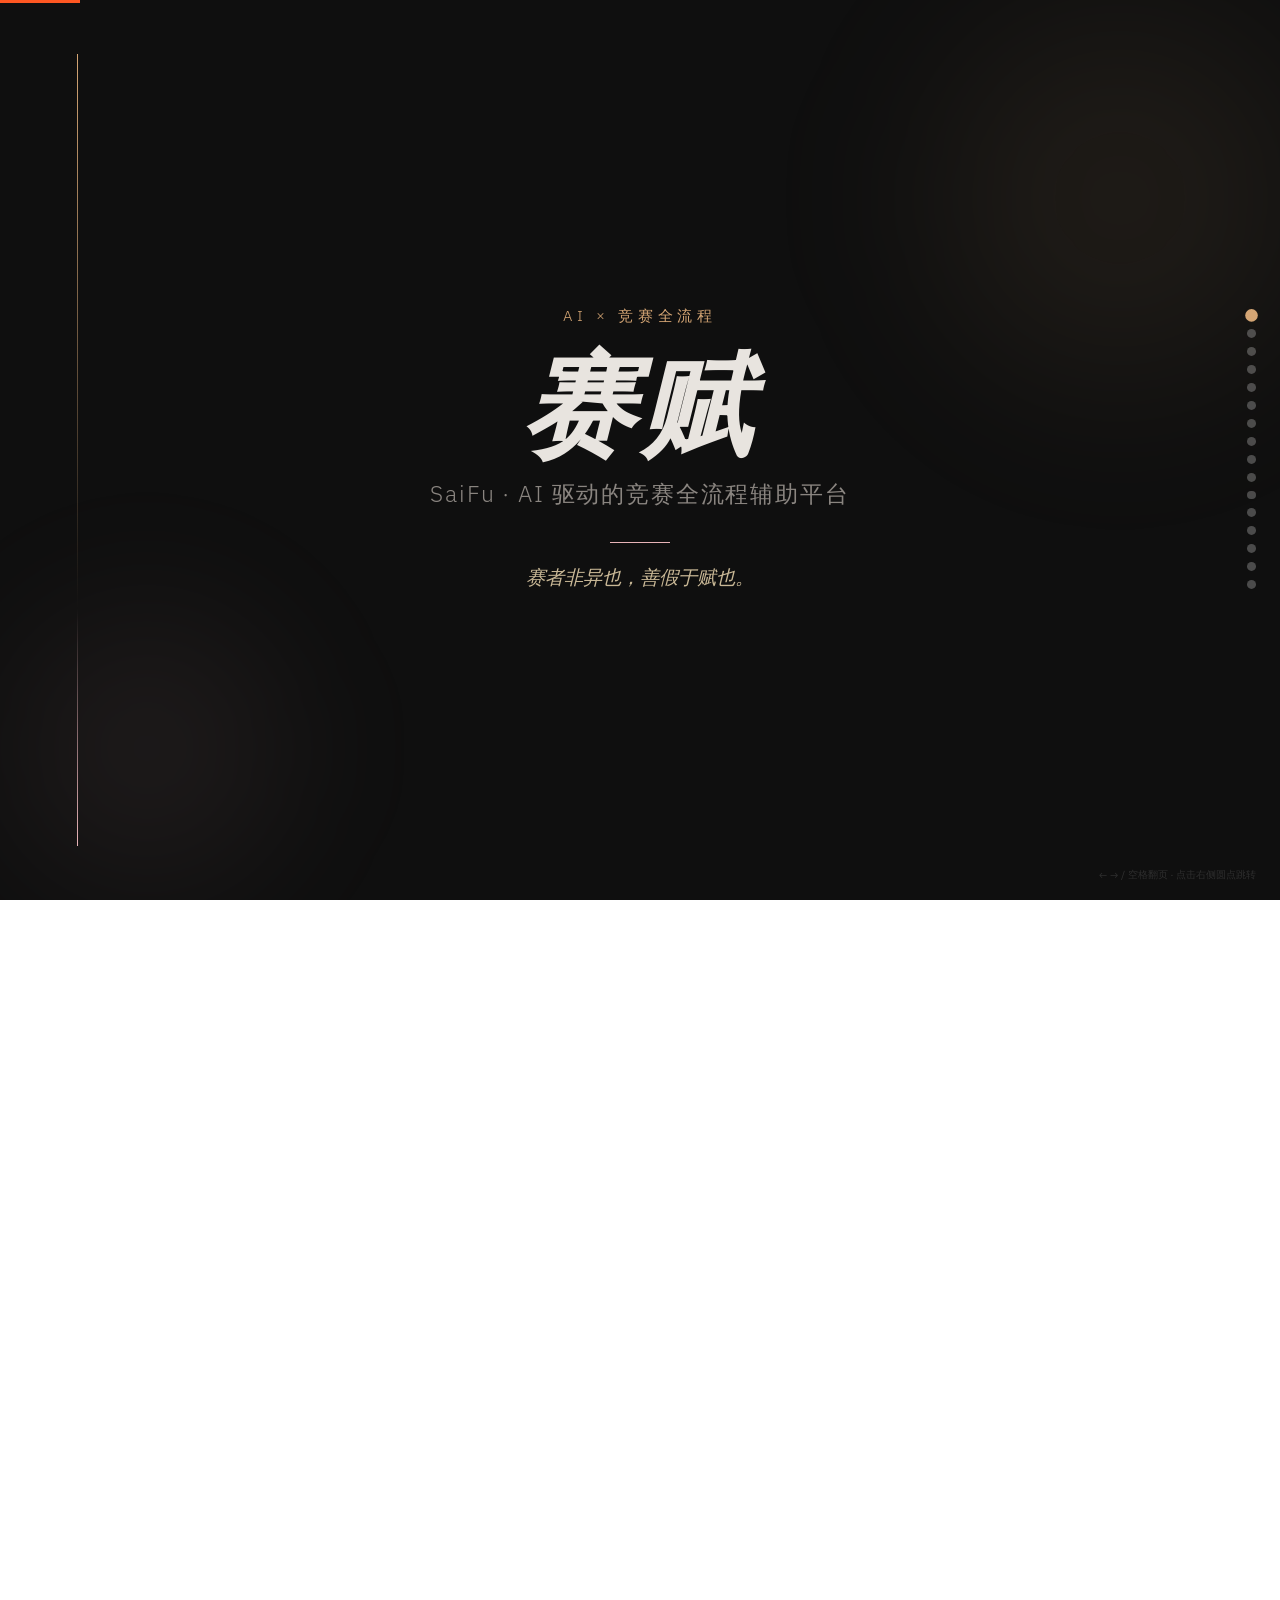
<file: 04-PPT/成品PPT/赛赋-项目展示.html>
<!DOCTYPE html>
<html lang="zh-CN">
<head>
<meta charset="UTF-8">
<meta name="viewport" content="width=device-width, initial-scale=1.0">
<title>赛赋（SaiFu）—— AI驱动的竞赛全流程辅助平台</title>

<!-- === FONTS === -->
<link href="https://fonts.googleapis.com/css2?family=Cormorant:ital,wght@0,400;0,600;1,400;1,600&family=IBM+Plex+Sans:wght@300;400;500&family=Archivo+Black&family=Space+Grotesk:wght@300;400;500;600;700&family=Manrope:wght@400;500;700;800&display=swap" rel="stylesheet">

<style>
/* ===========================================
   SECTION 0: CSS CUSTOM PROPERTIES
   =========================================== */
:root {
    /* Shared dark base */
    --dark-bg: #111111;
    --ease-out-expo: cubic-bezier(0.16, 1, 0.3, 1);

    /* Style C (Slides 1-2): Dark Botanical */
    --c-bg: #0f0f0f;
    --c-text: #e8e4df;
    --c-muted: #8a8580;
    --c-warm: #d4a574;
    --c-pink: #e8b4b8;
    --c-gold: #c9b896;
    --c-font-display: 'Cormorant', serif;
    --c-font-body: 'IBM Plex Sans', sans-serif;

    /* Style A (Slides 3-9): Bold Signal */
    --a-bg: #1a1a1a;
    --a-card: #FF5722;
    --a-text: #ffffff;
    --a-muted: #999;
    --a-font-display: 'Archivo Black', sans-serif;
    --a-font-body: 'Space Grotesk', sans-serif;

    /* Style B (Slides 10-16): Electric Studio */
    --b-dark: #0a0a0a;
    --b-white: #f5f5f5;
    --b-accent: #4361ee;
    --b-text-light: #ffffff;
    --b-text-dark: #0a0a0a;
    --b-muted: #aaa;
    --b-font-body: 'Manrope', sans-serif;

    /* Typography scaling */
    --title-size: clamp(2.2rem, 5.5vw, 4.5rem);
    --h2-size: clamp(1.5rem, 3.8vw, 2.8rem);
    --h3-size: clamp(1.1rem, 2.8vw, 2rem);
    --body-size: clamp(0.9rem, 1.8vw, 1.35rem);
    --small-size: clamp(0.72rem, 1.1vw, 0.95rem);

    /* Spacing */
    --slide-padding: clamp(1.5rem, 4vw, 4rem);
    --content-gap: clamp(0.5rem, 2vw, 2rem);
    --element-gap: clamp(0.25rem, 1vw, 1rem);
}

/* ===========================================
   SECTION 1: VIEWPORT FITTING (MANDATORY)
   =========================================== */
* { margin: 0; padding: 0; box-sizing: border-box; }

html, body {
    height: 100%;
    overflow-x: hidden;
}

html {
    scroll-snap-type: y mandatory;
    scroll-behavior: smooth;
}

.slide {
    width: 100vw;
    height: 100vh;
    height: 100dvh;
    overflow: hidden;
    scroll-snap-align: start;
    display: flex;
    flex-direction: column;
    position: relative;
}

.slide-content {
    flex: 1;
    display: flex;
    flex-direction: column;
    justify-content: center;
    max-height: 100%;
    overflow: hidden;
    padding: var(--slide-padding);
}

img, .image-container {
    max-width: 100%;
    max-height: min(50vh, 400px);
    object-fit: contain;
}

/* ===========================================
   SECTION 2: SHARED ELEMENTS
   =========================================== */

/* Progress bar */
.progress-bar {
    position: fixed; top: 0; left: 0; height: 3px;
    background: var(--a-card);
    z-index: 1000;
    transition: width 0.3s ease;
    width: 0%;
}

/* Navigation dots */
.nav-dots {
    position: fixed; right: clamp(0.8rem, 2vw, 1.5rem);
    top: 50%; transform: translateY(-50%);
    z-index: 1000;
    display: flex; flex-direction: column;
    gap: clamp(6px, 1vh, 10px);
}
.nav-dot {
    width: clamp(6px, 0.7vw, 10px);
    height: clamp(6px, 0.7vw, 10px);
    border-radius: 50%;
    background: rgba(255,255,255,0.25);
    cursor: pointer;
    transition: background 0.3s, transform 0.3s;
}
.nav-dot.active { background: #FF5722; transform: scale(1.4); }
.nav-dot.section-c.active { background: var(--c-warm); }
.nav-dot.section-a.active { background: var(--a-card); }
.nav-dot.section-b.active { background: var(--b-accent); }

/* Keyboard hint */
.key-hint {
    position: fixed; bottom: clamp(0.5rem, 2vh, 1.2rem);
    right: clamp(0.8rem, 2vw, 1.5rem);
    color: #444; font-size: clamp(0.55rem, 0.8vw, 0.7rem);
    font-family: 'Space Grotesk', sans-serif; z-index: 999;
    opacity: 0.6; pointer-events: none;
}

/* ===========================================
   SECTION 3: STYLE C — DARK BOTANICAL (Slides 1-2)
   =========================================== */
.slide.c-slide {
    background: var(--c-bg);
    font-family: var(--c-font-body);
    align-items: center; justify-content: center;
}

/* Abstract soft blurs */
.c-blur-1 {
    position: absolute;
    width: clamp(250px, 45vw, 600px);
    height: clamp(250px, 45vw, 600px);
    border-radius: 50%;
    background: radial-gradient(circle, rgba(212,167,116,0.1) 0%, transparent 70%);
    top: -10%; right: -10%;
    filter: blur(clamp(30px, 5vw, 60px));
    animation: cFloat1 12s ease-in-out infinite; pointer-events: none;
}
.c-blur-2 {
    position: absolute;
    width: clamp(200px, 35vw, 450px);
    height: clamp(200px, 35vw, 450px);
    border-radius: 50%;
    background: radial-gradient(circle, rgba(232,180,184,0.08) 0%, transparent 70%);
    bottom: -8%; left: -6%;
    filter: blur(clamp(25px, 4vw, 50px));
    animation: cFloat2 15s ease-in-out infinite; pointer-events: none;
}
.c-line {
    position: absolute; left: clamp(2rem, 6vw, 5rem);
    top: clamp(2rem, 6vh, 5rem); bottom: clamp(2rem, 6vh, 5rem);
    width: 1px;
    background: linear-gradient(to bottom, var(--c-warm), transparent 70%, var(--c-pink));
    transform: scaleY(0); transform-origin: top;
    transition: transform 1s var(--ease-out-expo);
}
.c-slide.visible .c-line { transform: scaleY(1); }

@keyframes cFloat1 {
    0%,100%{transform:translate(0,0) scale(1)}
    33%{transform:translate(-3%,2%) scale(1.05)}
    66%{transform:translate(2%,-1%) scale(0.95)}
}
@keyframes cFloat2 {
    0%,100%{transform:translate(0,0) scale(1)}
    50%{transform:translate(3%,-3%) scale(1.08)}
}

/* Style C content */
.c-content { position: relative; z-index: 2; text-align: center; display: flex; flex-direction: column; align-items: center; justify-content: center; max-height: 100%; overflow: hidden; }
.c-tag { font-weight: 300; font-size: clamp(0.75rem, 1.2vw, 1rem); color: var(--c-warm); letter-spacing: 0.3em; text-transform: uppercase; margin-bottom: clamp(0.8rem, 2vw, 1.5rem); }
.c-title { font-family: var(--c-font-display); font-weight: 600; font-style: italic; font-size: clamp(3rem, 9vw, 7rem); color: var(--c-text); line-height: 1.05; margin-bottom: clamp(0.2rem, 0.8vw, 0.6rem); letter-spacing: 0.05em; }
.c-subtitle { font-weight: 300; font-size: clamp(1rem, 1.8vw, 1.45rem); color: var(--c-muted); margin-bottom: clamp(1rem, 2.5vw, 2.5rem); letter-spacing: 0.08em; }
.c-divider { width: clamp(30px, 5vw, 60px); height: 1px; background: var(--c-pink); margin-bottom: clamp(0.8rem, 1.5vw, 1.2rem); }
.c-quote { font-family: var(--c-font-display); font-style: italic; font-size: clamp(0.95rem, 1.5vw, 1.3rem); color: var(--c-gold); max-width: min(75vw, 550px); line-height: 1.7; }

/* Style C: TOC slide */
.c-toc { text-align: left; align-items: flex-start; padding-left: clamp(3rem, 8vw, 8rem); }
.c-toc-title { font-family: var(--c-font-display); font-weight: 600; font-style: italic; font-size: clamp(1.8rem, 4vw, 3.2rem); color: var(--c-text); margin-bottom: clamp(1.2rem, 3vw, 3rem); }
.c-toc-list { list-style: none; display: flex; flex-direction: column; gap: clamp(0.45rem, 1vh, 0.85rem); }
.c-toc-item { font-size: clamp(0.9rem, 1.5vw, 1.2rem); color: var(--c-muted); display: flex; align-items: baseline; gap: clamp(0.5rem, 1.2vw, 1.2rem); transition: color 0.3s; }
.c-toc-num { font-family: var(--c-font-display); font-weight: 600; font-style: italic; font-size: clamp(1.1rem, 1.8vw, 1.6rem); color: var(--c-warm); min-width: clamp(1.2rem, 2vw, 2rem); }

/* ===========================================
   SECTION 4: STYLE A — BOLD SIGNAL (Slides 3-9)
   =========================================== */
.slide.a-slide {
    background: linear-gradient(135deg, #1a1a1a 0%, #262626 50%, #1a1a1a 100%);
    font-family: var(--a-font-body);
}
.a-slide::before {
    content: '';
    position: absolute; inset: 0;
    background-image:
        linear-gradient(rgba(255,255,255,0.015) 1px, transparent 1px),
        linear-gradient(90deg, rgba(255,255,255,0.015) 1px, transparent 1px);
    background-size: clamp(25px, 3.5vw, 55px) clamp(25px, 3.5vw, 55px);
    pointer-events: none; z-index: 0;
}

/* Bold accent card (corner decoration) */
.a-card {
    position: absolute;
    top: clamp(1.5rem, 6vh, 4rem);
    right: clamp(1.5rem, 6vw, 5rem);
    width: clamp(120px, 18vw, 260px);
    height: clamp(120px, 18vw, 260px);
    background: var(--a-card);
    z-index: 1; opacity: 0.08;
    transition: opacity 0.6s;
}
.a-slide.visible .a-card { opacity: 1; }
.a-card-num {
    position: absolute;
    top: clamp(0.6rem, 1.5vw, 1.2rem);
    left: clamp(0.6rem, 1.5vw, 1.2rem);
    font-family: var(--a-font-display);
    font-size: clamp(1rem, 2vw, 2rem);
    color: rgba(26,26,26,0.5);
}

/* Style A content */
.a-content { position: relative; z-index: 2; display: flex; flex-direction: column; justify-content: center; max-height: 100%; overflow: hidden; padding: var(--slide-padding); }
.a-tag { font-size: clamp(0.72rem, 1.1vw, 0.95rem); color: var(--a-card); letter-spacing: 0.2em; text-transform: uppercase; margin-bottom: clamp(0.4rem, 1vw, 0.8rem); font-weight: 500; }
.a-title { font-family: var(--a-font-display); font-size: clamp(1.9rem, 5vw, 3.6rem); color: var(--a-text); line-height: 1.15; margin-bottom: clamp(0.5rem, 1.5vw, 1.2rem); }
.a-body { font-size: clamp(0.9rem, 1.5vw, 1.2rem); color: #bbb; line-height: 1.6; max-width: min(85vw, 750px); }
.a-body strong { color: var(--a-text); }
.a-highlight { color: var(--a-card); font-weight: 600; }

/* Style A: numbered list */
.a-list { list-style: none; display: flex; flex-direction: column; gap: clamp(0.35rem, 0.9vh, 0.7rem); margin-top: clamp(0.5rem, 1.5vw, 1rem); }
.a-list li { font-size: clamp(0.85rem, 1.4vw, 1.1rem); color: #bbb; padding-left: clamp(1rem, 2vw, 1.5rem); position: relative; line-height: 1.5; }
.a-list li::before { content: ''; position: absolute; left: 0; top: 0.55em; width: clamp(6px, 0.7vw, 9px); height: clamp(6px, 0.7vw, 9px); background: var(--a-card); border-radius: 2px; }

/* Style A: table */
.a-table { width: 100%; max-width: min(90vw, 950px); border-collapse: collapse; margin-top: clamp(0.5rem, 1.5vw, 1rem); }
.a-table th { font-family: var(--a-font-display); font-size: clamp(0.7rem, 1vw, 0.85rem); color: var(--a-card); text-align: left; padding: clamp(0.3rem, 0.8vh, 0.5rem) clamp(0.5rem, 1.2vw, 0.9rem); border-bottom: 2px solid rgba(255,87,34,0.3); text-transform: uppercase; letter-spacing: 0.1em; font-weight: 400; }
.a-table td { font-size: clamp(0.72rem, 1.1vw, 0.95rem); color: #bbb; padding: clamp(0.3rem, 0.7vh, 0.5rem) clamp(0.5rem, 1.2vw, 0.9rem); border-bottom: 1px solid rgba(255,255,255,0.06); vertical-align: top; }
.a-table tr:hover td { background: rgba(255,87,34,0.04); color: #ddd; }
.a-table .num { color: var(--a-card); font-weight: 600; font-family: var(--a-font-display); text-align: center; }
.a-table .highlight-cell { color: #fff; font-weight: 600; }

/* Style A: quote block */
.a-quote { font-size: clamp(0.9rem, 1.4vw, 1.15rem); color: #ccc; font-style: italic; border-left: 3px solid var(--a-card); padding-left: clamp(0.8rem, 1.5vw, 1.5rem); margin-top: clamp(0.5rem, 1.5vw, 1rem); max-width: min(80vw, 650px); line-height: 1.5; }

/* Style A: flow chart */
.a-flow { display: flex; flex-direction: column; gap: clamp(0.25rem, 0.5vh, 0.4rem); margin-top: clamp(0.5rem, 1.5vw, 1rem); }
.a-flow-item { display: flex; align-items: center; gap: clamp(0.5rem, 1.2vw, 1rem); font-size: clamp(0.85rem, 1.3vw, 1.05rem); color: #bbb; line-height: 1.4; }
.a-flow-arrow { color: var(--a-card); font-size: clamp(0.9rem, 1.4vw, 1.2rem); min-width: clamp(1.5rem, 2.5vw, 2.5rem); text-align: center; }
.a-flow-item.final { color: var(--a-text); font-weight: 600; font-size: clamp(0.9rem, 1.4vw, 1.15rem); }

/* Style A: big finding */
.a-big-find { margin-top: clamp(0.8rem, 2vw, 1.5rem); }
.a-find-title { font-family: var(--a-font-display); font-size: clamp(1.4rem, 3.5vw, 2.4rem); color: var(--a-card); line-height: 1.2; margin-bottom: clamp(0.3rem, 0.8vw, 0.6rem); }
.a-find-sub { font-size: clamp(0.9rem, 1.5vw, 1.2rem); color: #ccc; line-height: 1.5; }

/* ===========================================
   SECTION 5: STYLE B — ELECTRIC STUDIO (Slides 10-16)
   =========================================== */
.slide.b-slide {
    font-family: var(--b-font-body);
}

.b-panel-top {
    flex: 1; /* auto ratio */
    background: var(--b-dark);
    display: flex; align-items: center; padding: var(--slide-padding);
    position: relative; overflow: hidden;
    min-height: 35vh;
}
.b-panel-bottom {
    flex: 1;
    background: var(--b-white);
    display: flex; align-items: center; padding: var(--slide-padding);
    position: relative; overflow: hidden;
}
.b-panel-top::after {
    content: '';
    position: absolute;
    right: 0; top: 0; bottom: 0;
    width: clamp(3px, 0.4vw, 6px);
    background: var(--b-accent);
    transform: scaleY(0); transform-origin: top;
    transition: transform 0.7s var(--ease-out-expo);
}
.b-slide.visible .b-panel-top::after { transform: scaleY(1); }
.b-slide.visible .b-panel-bottom::after { transform: scaleY(1); }

.b-panel-bottom::after {
    content: '';
    position: absolute;
    left: 0; top: 0; bottom: 0;
    width: clamp(3px, 0.4vw, 6px);
    background: var(--b-accent);
    transform: scaleY(0); transform-origin: bottom;
    transition: transform 0.7s var(--ease-out-expo);
    transition-delay: 0.2s;
}

/* Style B content */
.b-top-content { width: 100%; max-width: min(88vw, 880px); z-index: 1; }
.b-title-light { font-weight: 800; font-size: clamp(1.8rem, 4.5vw, 3.2rem); color: var(--b-text-light); line-height: 1.15; margin-bottom: clamp(0.3rem, 0.8vw, 0.6rem); }
.b-sub-light { font-size: clamp(0.85rem, 1.3vw, 1.05rem); color: var(--b-muted); font-weight: 400; }
.b-bottom-content { width: 100%; max-width: min(88vw, 880px); z-index: 1; }

/* Style B: table */
.b-table { width: 100%; border-collapse: collapse; }
.b-table th { font-weight: 700; font-size: clamp(0.68rem, 0.95vw, 0.85rem); color: var(--b-accent); text-align: left; padding: clamp(0.3rem, 0.7vh, 0.5rem) clamp(0.4rem, 1vw, 0.7rem); border-bottom: 2px solid rgba(67,97,238,0.3); text-transform: uppercase; letter-spacing: 0.08em; }
.b-table td { font-size: clamp(0.7rem, 1vw, 0.9rem); color: #333; padding: clamp(0.25rem, 0.6vh, 0.4rem) clamp(0.4rem, 1vw, 0.7rem); border-bottom: 1px solid rgba(0,0,0,0.06); vertical-align: top; line-height: 1.4; }
.b-table tr:hover td { background: rgba(67,97,238,0.04); }
.b-table .hcell { color: var(--b-accent); font-weight: 700; }

/* Style B: list */
.b-list { list-style: none; display: flex; flex-direction: column; gap: clamp(0.3rem, 0.7vh, 0.55rem); }
.b-list li { font-size: clamp(0.75rem, 1.05vw, 0.95rem); color: #444; padding-left: clamp(1rem, 2vw, 1.5rem); position: relative; line-height: 1.5; }
.b-list li::before { content: ''; position: absolute; left: 0; top: 0.5em; width: clamp(5px, 0.5vw, 7px); height: clamp(5px, 0.5vw, 7px); background: var(--b-accent); border-radius: 50%; }

/* Style B: flow/code block */
.b-code-block { font-family: 'Manrope', monospace; font-size: clamp(0.72rem, 1vw, 0.9rem); color: #555; background: rgba(0,0,0,0.03); padding: clamp(0.5rem, 1vw, 0.8rem) clamp(0.6rem, 1.2vw, 1rem); border-radius: 6px; line-height: 1.6; white-space: pre; border: 1px solid rgba(0,0,0,0.06); overflow-x: auto; max-width: 100%; }

/* Style B: 2-column grid for cards */
.b-grid { display: grid; grid-template-columns: 1fr 1fr; gap: clamp(0.4rem, 0.8vw, 0.6rem); width: 100%; }
.b-card { background: rgba(0,0,0,0.03); padding: clamp(0.5rem, 1vw, 0.8rem); border-radius: 6px; border: 1px solid rgba(0,0,0,0.06); }
.b-card-title { font-weight: 700; font-size: clamp(0.8rem, 1.05vw, 0.95rem); color: #222; margin-bottom: clamp(0.2rem, 0.4vw, 0.35rem); }
.b-card-desc { font-size: clamp(0.72rem, 0.95vw, 0.85rem); color: #666; line-height: 1.5; }

/* Style B: step list */
.b-steps { display: flex; flex-direction: column; gap: clamp(0.3rem, 0.6vh, 0.5rem); width: 100%; }
.b-step { display: flex; align-items: flex-start; gap: clamp(0.5rem, 1vw, 0.8rem); padding: clamp(0.3rem, 0.6vw, 0.5rem) 0; border-bottom: 1px solid rgba(0,0,0,0.05); }
.b-step-num { font-weight: 800; font-size: clamp(1.2rem, 2vw, 1.8rem); color: var(--b-accent); min-width: clamp(1.5rem, 2.5vw, 2rem); line-height: 1; }
.b-step-body { flex: 1; }
.b-step-title { font-weight: 700; font-size: clamp(0.8rem, 1.05vw, 0.95rem); color: #222; margin-bottom: clamp(0.15rem, 0.3vw, 0.25rem); }
.b-step-desc { font-size: clamp(0.72rem, 0.95vw, 0.85rem); color: #666; line-height: 1.4; }

/* ===========================================
   SECTION 6: ANIMATIONS
   =========================================== */
.reveal { opacity: 0; transform: translateY(25px); transition: opacity 0.5s var(--ease-out-expo), transform 0.5s var(--ease-out-expo); }
.slide.visible .reveal { opacity: 1; transform: translateY(0); }
.reveal:nth-child(1) { transition-delay: 0.08s; }
.reveal:nth-child(2) { transition-delay: 0.16s; }
.reveal:nth-child(3) { transition-delay: 0.24s; }
.reveal:nth-child(4) { transition-delay: 0.32s; }
.reveal:nth-child(5) { transition-delay: 0.40s; }
.reveal:nth-child(6) { transition-delay: 0.48s; }
.reveal:nth-child(7) { transition-delay: 0.56s; }
.reveal:nth-child(8) { transition-delay: 0.64s; }
.reveal:nth-child(9) { transition-delay: 0.72s; }
.reveal:nth-child(10) { transition-delay: 0.80s; }

/* ===========================================
   SECTION 7: INLINE EDITING
   =========================================== */
.edit-hotzone {
    position: fixed; top: 0; left: 0;
    width: 80px; height: 80px;
    z-index: 10000; cursor: pointer;
}
.edit-toggle {
    position: fixed; top: clamp(0.5rem, 2vh, 1rem);
    left: clamp(0.5rem, 2vw, 1rem);
    z-index: 10001; background: rgba(0,0,0,0.7);
    color: #fff; border: 1px solid rgba(255,255,255,0.2);
    border-radius: 6px; padding: clamp(4px, 0.6vw, 8px) clamp(8px, 1vw, 14px);
    cursor: pointer; font-size: clamp(0.7rem, 1vw, 0.9rem); font-family: 'Space Grotesk', sans-serif;
    opacity: 0; pointer-events: none;
    transition: opacity 0.3s ease;
    backdrop-filter: blur(8px);
}
.edit-toggle.show, .edit-toggle.active { opacity: 1; pointer-events: auto; }

[contenteditable="true"] {
    outline: 2px dashed rgba(255,87,34,0.5);
    outline-offset: 4px; border-radius: 3px;
    cursor: text; transition: outline-color 0.2s;
}
[contenteditable="true"]:focus {
    outline: 2px solid var(--a-card);
    background: rgba(255,87,34,0.06);
}

.edit-mode .key-hint::after { content: ' | E 退出编辑 | Ctrl+S 保存'; }

/* ===========================================
   SECTION 8: RESPONSIVE BREAKPOINTS
   =========================================== */
@media (max-height: 700px) {
    :root {
        --slide-padding: clamp(0.75rem, 3vw, 2rem);
        --content-gap: clamp(0.4rem, 1.5vw, 1rem);
        --title-size: clamp(1.5rem, 5vw, 2.8rem);
        --h2-size: clamp(1.1rem, 3.2vw, 1.9rem);
    }
}
@media (max-height: 600px) {
    :root {
        --slide-padding: clamp(0.5rem, 2.5vw, 1.5rem);
        --title-size: clamp(1.3rem, 4.5vw, 2.2rem);
        --body-size: clamp(0.75rem, 1.3vw, 1rem);
    }
    .nav-dots, .key-hint { display: none; }
    .b-panel-top { min-height: 30vh; }
}
@media (max-height: 500px) {
    :root {
        --slide-padding: clamp(0.4rem, 2vw, 1rem);
        --title-size: clamp(1.1rem, 3.8vw, 1.6rem);
        --h2-size: clamp(0.95rem, 2.8vw, 1.35rem);
        --body-size: clamp(0.7rem, 1.1vw, 0.9rem);
    }
}
@media (max-width: 600px) {
    :root { --title-size: clamp(1.25rem, 7vw, 2.5rem); }
    .b-grid { grid-template-columns: 1fr; }
    .a-card { width: clamp(80px, 25vw, 150px); height: clamp(80px, 25vw, 150px); }
}

/* ===========================================
   SECTION 9: REDUCED MOTION
   =========================================== */
@media (prefers-reduced-motion: reduce) {
    *, *::before, *::after { animation-duration: 0.01ms !important; transition-duration: 0.2s !important; }
    html { scroll-behavior: auto; }
}
</style>
</head>
<body>

<!-- Progress bar -->
<div class="progress-bar" id="progressBar"></div>

<!-- Edit mode UI -->
<div class="edit-hotzone" id="editHotzone"></div>
<button class="edit-toggle" id="editToggle" title="编辑模式 (E)">✏️ 编辑</button>

<!-- Keyboard hint -->
<div class="key-hint">← → / 空格翻页 · 点击右侧圆点跳转</div>

<!-- ============================================
     SLIDE 1: 封面 (Style C — Dark Botanical)
     ============================================ -->
<section class="slide c-slide" data-section="c">
    <div class="c-blur-1"></div>
    <div class="c-blur-2"></div>
    <div class="c-line"></div>
    <div class="c-content slide-content">
        <p class="c-tag reveal">AI × 竞赛全流程</p>
        <h1 class="c-title reveal">赛赋</h1>
        <p class="c-subtitle reveal">SaiFu · AI 驱动的竞赛全流程辅助平台</p>
        <div class="c-divider reveal"></div>
        <p class="c-quote reveal">赛者非异也，善假于赋也。</p>
    </div>
</section>

<!-- ============================================
     SLIDE 2: 目录 (Style C — Dark Botanical)
     ============================================ -->
<section class="slide c-slide" data-section="c">
    <div class="c-blur-1"></div>
    <div class="c-blur-2"></div>
    <div class="c-line"></div>
    <div class="c-content c-toc slide-content">
        <h2 class="c-toc-title reveal">目录</h2>
        <ul class="c-toc-list">
            <li class="c-toc-item reveal"><span class="c-toc-num">01</span> 问题 — 信息差比想象中更严重</li>
            <li class="c-toc-item reveal"><span class="c-toc-num">02</span> 痛点 — 四个核心障碍</li>
            <li class="c-toc-item reveal"><span class="c-toc-num">03</span> 市场 — 数据与政策</li>
            <li class="c-toc-item reveal"><span class="c-toc-num">04</span> 竞品 — 17 个竞品调研的核心发现</li>
            <li class="c-toc-item reveal"><span class="c-toc-num">05</span> 定位 — 赛赋的差异化卡位</li>
            <li class="c-toc-item reveal"><span class="c-toc-num">06</span> 资源 — 黄石本地优势</li>
            <li class="c-toc-item reveal"><span class="c-toc-num">07</span> 壁垒 — 为什么很难复制</li>
            <li class="c-toc-item reveal"><span class="c-toc-num">08</span> 行动 — 下一步规划</li>
        </ul>
    </div>
</section>

<!-- ============================================
     SLIDE 3: 信息差 (Style A — Bold Signal)
     ============================================ -->
<section class="slide a-slide" data-section="a">
    <div class="a-card"><span class="a-card-num">03</span></div>
    <div class="a-content">
        <p class="a-tag reveal">— 问题 —</p>
        <h2 class="a-title reveal">信息差，比想象中更严重</h2>
        <p class="a-body reveal">一个学生一整个学期，从班级群和学校官方渠道接收到的<span class="a-highlight">有效竞赛信息，平均不超过 5 条</span>。</p>
        <p class="a-body reveal">班级群日常需要覆盖课程调整、活动组织、事务通知等大量内容，竞赛信息天然穿插其中，<span class="a-highlight">容易被淹没</span>。</p>
        <p class="a-body reveal">同样有参赛意愿的学生，资源丰富的高校与普通学校之间，<span class="a-highlight">信息获取量可以差 5~10 倍</span>。</p>
        <div class="a-quote reveal">信息差的结果：到求职或保研时，差距已经拉开——不是因为谁更努力，而是因为谁更早知道。</div>
        <p class="a-body reveal" style="margin-top:var(--content-gap);"><strong>所以我们想做一件事：让信息不再是门槛。</strong></p>
    </div>
</section>

<!-- ============================================
     SLIDE 4: 四个核心痛点 (Style A)
     ============================================ -->
<section class="slide a-slide" data-section="a">
    <div class="a-card"><span class="a-card-num">04</span></div>
    <div class="a-content">
        <p class="a-tag reveal">— 痛点 —</p>
        <h2 class="a-title reveal">四个核心障碍</h2>
        <table class="a-table reveal">
            <thead><tr><th style="width:8%">#</th><th style="width:18%">痛点</th><th>具体表现</th></tr></thead>
            <tbody>
                <tr><td class="num">❶</td><td class="highlight-cell">信息差</td><td>高价值竞赛靠人脉口口相传，班级群和官网找不到</td></tr>
                <tr><td class="num">❷</td><td class="highlight-cell">分不清</td><td>不知道什么是「水赛」、什么对保研/考研/求职有帮助</td></tr>
                <tr><td class="num">❸</td><td class="highlight-cell">没方向</td><td>专业课没学完，不知道自己适合什么比赛，怕乱报浪费时间和钱</td></tr>
                <tr><td class="num">❹</td><td class="highlight-cell">找队友</td><td>想参加但找不到志同道合、能力互补的搭档</td></tr>
            </tbody>
        </table>
        <div class="a-quote reveal">核心结论：双非学生竞赛参与率低，根本原因不是「不想参加」，而是「不知道有什么」和「不知道怎么准备」。</div>
    </div>
</section>

<!-- ============================================
     SLIDE 5: 逻辑线 (Style A)
     ============================================ -->
<section class="slide a-slide" data-section="a">
    <div class="a-card"><span class="a-card-num">05</span></div>
    <div class="a-content">
        <p class="a-tag reveal">— 逻辑 —</p>
        <h2 class="a-title reveal">一句话逻辑线</h2>
        <div class="a-flow">
            <p class="a-flow-item reveal"><span class="a-flow-arrow">·</span>双非学生竞赛参与率低 — 不是不想参加，而是「不知道有什么」和「不知道怎么准备」</p>
            <p class="a-flow-item reveal"><span class="a-flow-arrow">↓</span>现有竞赛平台只做信息聚合，不做 AI 全流程辅助</p>
            <p class="a-flow-item reveal"><span class="a-flow-arrow">↓</span>赛赋做覆盖 <strong style="color:#FF5722;">选赛 → 备赛 → 方案 → 路演</strong> 的 AI 全流程平台</p>
            <p class="a-flow-item final reveal"><span class="a-flow-arrow">→</span>让每个学生都有底气参赛</p>
        </div>
    </div>
</section>

<!-- ============================================
     SLIDE 6: 市场数据 (Style A)
     ============================================ -->
<section class="slide a-slide" data-section="a">
    <div class="a-card"><span class="a-card-num">06</span></div>
    <div class="a-content">
        <p class="a-tag reveal">— 市场 —</p>
        <h2 class="a-title reveal">这不是小赛道</h2>
        <table class="a-table reveal">
            <thead><tr><th>指标</th><th>数据</th><th style="width:20%">来源</th></tr></thead>
            <tbody>
                <tr><td>学科竞赛信息平台市场规模</td><td class="highlight-cell">100 亿元（2025），年增速 20%</td><td>豆丁网</td></tr>
                <tr><td>学生参与平台市场（中国）</td><td class="highlight-cell">46.49 亿元</td><td>贝哲斯咨询</td></tr>
                <tr><td>学生参与平台市场（全球）</td><td class="highlight-cell">147.86 亿元</td><td>格隆汇</td></tr>
                <tr><td>全球个性化学习 AI 系统</td><td>9.14 亿美元，预计 2032 年达 16.62 亿</td><td>QYResearch</td></tr>
                <tr><td>国内 AI 教育应用月活</td><td class="highlight-cell">1.2 亿，同比增长 340%</td><td>QuestMobile</td></tr>
                <tr><td>AI 竞赛辅助工具 Q1 2026 增长</td><td class="highlight-cell">环比增长 127%</td><td>易观分析</td></tr>
                <tr><td>「信息搜集与推荐」需求占比</td><td class="highlight-cell">68%（所有需求中最高）</td><td>易观分析</td></tr>
            </tbody>
        </table>
        <p class="a-body reveal" style="margin-top:var(--element-gap);"><strong>关键词：需求真实 · 增速快 · 赛道宽</strong></p>
    </div>
</section>

<!-- ============================================
     SLIDE 7: 政策支撑 (Style A)
     ============================================ -->
<section class="slide a-slide" data-section="a">
    <div class="a-card"><span class="a-card-num">07</span></div>
    <div class="a-content">
        <p class="a-tag reveal">— 政策 —</p>
        <h2 class="a-title reveal">政策支撑</h2>
        <p class="a-body reveal"><strong>竞赛成绩与个人发展的直接关联：</strong></p>
        <ul class="a-list reveal">
            <li>保研综测占比约 30% — 竞赛是除学业成绩外最大的加分项（来源：高顿教育 / 在职研究生网）</li>
            <li>无论保研、考研复试还是求职面试，竞赛经历都是证明实践能力的最短路径</li>
        </ul>
        <p class="a-body reveal" style="margin-top:var(--content-gap);"><strong>政策层面的刚性支撑：</strong></p>
        <ul class="a-list reveal">
            <li>中国高等教育学会发布 <span class="a-highlight">84 项白名单赛事</span>（来源：2024 年高校竞赛评估专家工作组）</li>
            <li>各高校自建竞赛分级体系（如重庆交大 A-E 五类、深圳大学 I-III 类）</li>
        </ul>
        <div class="a-quote reveal">政策有、制度有、需求有——缺的是一个帮学生真正用起来的工具。</div>
    </div>
</section>

<!-- ============================================
     SLIDE 8: 竞品全景 (Style A)
     ============================================ -->
<section class="slide a-slide" data-section="a">
    <div class="a-card"><span class="a-card-num">08</span></div>
    <div class="a-content">
        <p class="a-tag reveal">— 竞品 —</p>
        <h2 class="a-title reveal">17 个竞品调研 · 6 个最值得关注</h2>
        <table class="a-table reveal">
            <thead><tr><th style="width:15%">竞品</th><th style="width:35%">一句话定位</th><th>核心短板</th></tr></thead>
            <tbody>
                <tr><td class="highlight-cell">赛氪</td><td>运营 12 年，3 万+赛事信息聚合</td><td>无 AI 推荐，信息陈列不筛选</td></tr>
                <tr><td class="highlight-cell">保研岛 AI 竞赛</td><td>2026.3 上线，100+ 高含金量竞赛</td><td>仅服务保研生，数据滞后 1-2 周</td></tr>
                <tr><td class="highlight-cell">创赛之星</td><td>AI 选题 + 方案打磨</td><td>无信息搜集与个性化推荐</td></tr>
                <tr><td class="highlight-cell">iLEAD（北邮）</td><td>大创竞赛 AI 匹配+导师对接</td><td>校内项目，外部难复制</td></tr>
                <tr><td class="highlight-cell">晨星创投专利</td><td>多模态 AI 竞赛辅助系统</td><td>需用户已有明确方向与材料</td></tr>
                <tr><td class="highlight-cell">ScholarMatch</td><td>海外奖学金+竞赛 AI 聚合</td><td>国内竞赛覆盖不足</td></tr>
            </tbody>
        </table>
        <p class="a-body reveal" style="margin-top:var(--element-gap);font-size:clamp(0.6rem, 0.9vw, 0.75rem);color:#888;">调研范围：17 个竞品，覆盖国内外信息聚合平台、AI 辅助工具、垂直赛道产品。</p>
    </div>
</section>

<!-- ============================================
     SLIDE 9: 核心发现 — 断层线 (Style A)
     ============================================ -->
<section class="slide a-slide" data-section="a">
    <div class="a-card"><span class="a-card-num">09</span></div>
    <div class="a-content">
        <p class="a-tag reveal">— 核心发现 —</p>
        <h2 class="a-title reveal">断层线</h2>
        <div class="a-flow reveal" style="gap:clamp(0.15rem, 0.3vh, 0.25rem);">
            <p class="a-flow-item"><span class="a-flow-arrow" style="color:#888;">▸</span>帮高手提上限 → 晨星、创赛之星</p>
            <p class="a-flow-item"><span class="a-flow-arrow" style="color:#888;">▸</span>帮所有人展示信息 → 赛氪、我爱竞赛网</p>
            <p class="a-flow-item"><span class="a-flow-arrow" style="color:#888;">▸</span>帮保研生选竞赛 → 保研岛、后保研、高顿去保研</p>
            <p class="a-flow-item" style="color:#444;border-top:2px dashed rgba(255,87,34,0.4);padding-top:clamp(0.3rem,0.6vh,0.5rem);margin-top:clamp(0.2rem,0.4vh,0.3rem);">
                <span class="a-flow-arrow" style="color:#FF5722;font-weight:700;">▾</span>帮新手从 0 到 1 → <strong style="color:#fff;">无人覆盖</strong> ← <strong style="color:#FF5722;">赛赋卡位</strong>
            </p>
        </div>
        <div class="a-big-find reveal">
            <p class="a-find-title">17 个竞品调研的核心结论</p>
            <p class="a-find-sub">没有人在做「从 0 到 1」的竞赛入门引导。<br>帮高手从 80 到 95 分的人很多。<br>帮新手从 0 到 60 分的人，没有。</p>
        </div>
    </div>
</section>

<!-- ============================================
     SLIDE 10: 晨星专利对比 (Style B)
     ============================================ -->
<section class="slide b-slide" data-section="b">
    <div class="b-panel-top">
        <div class="b-top-content">
            <p class="b-sub-light reveal" style="margin-bottom:clamp(0.3rem,0.6vw,0.5rem);">— 竞品深挖 —</p>
            <h2 class="b-title-light reveal">晨星创投专利：最值得关注的竞品</h2>
            <p class="b-sub-light reveal" style="margin-top:clamp(0.3rem,0.6vw,0.5rem);">2025.11 申请《基于 AI 大模型的大学生竞赛智能辅助系统》专利，2026.3 公开<br>功能涵盖：多模态解析 · 案例库检索 · AI 诊断评分 · 材料自动生成</p>
        </div>
    </div>
    <div class="b-panel-bottom">
        <div class="b-bottom-content">
            <table class="b-table reveal">
                <thead><tr><th style="width:20%">对比维度</th><th style="width:38%">晨星创投专利</th><th style="width:42%">赛赋</th></tr></thead>
                <tbody>
                    <tr><td class="hcell">用户状态</td><td>已有明确竞赛方向与材料</td><td><strong>零基础、未确定方向</strong></td></tr>
                    <tr><td class="hcell">核心价值</td><td>帮有基础的人提上限（80→95）</td><td><strong>帮新手从零起步（0→60）</strong></td></tr>
                    <tr><td class="hcell">产品逻辑</td><td>深度加工工具</td><td><strong>入门引导工具</strong></td></tr>
                </tbody>
            </table>
            <p class="b-card-desc reveal" style="margin-top:clamp(0.5rem,1vw,0.8rem);color:#333;font-weight:500;">大学生竞赛市场，卡在 0 分的人远比卡在 80 分的人多。晨星让高手更强，赛赋让新手能上场。<strong style="color:var(--b-accent);">不是竞争对手。</strong></p>
        </div>
    </div>
</section>

<!-- ============================================
     SLIDE 11: 差异化定位矩阵 (Style B)
     ============================================ -->
<section class="slide b-slide" data-section="b">
    <div class="b-panel-top">
        <div class="b-top-content">
            <p class="b-sub-light reveal" style="margin-bottom:clamp(0.3rem,0.6vw,0.5rem);">— 定位 —</p>
            <h2 class="b-title-light reveal">差异化定位矩阵</h2>
        </div>
    </div>
    <div class="b-panel-bottom">
        <div class="b-bottom-content">
            <table class="b-table reveal">
                <thead><tr><th>对比维度</th><th>赛氪</th><th>保研岛</th><th>晨星专利</th><th style="color:#FF5722;">赛赋</th></tr></thead>
                <tbody>
                    <tr><td class="hcell">竞赛覆盖</td><td>3 万+</td><td>100+</td><td>全品类</td><td style="color:#FF5722;font-weight:700;">5 万+全品类</td></tr>
                    <tr><td class="hcell">AI 推荐</td><td>❌ 无</td><td>二维筛选</td><td>无推荐</td><td style="color:#FF5722;font-weight:700;">四维个性化匹配</td></tr>
                    <tr><td class="hcell">目标用户</td><td>所有学生</td><td>保研生</td><td>有材料的学生</td><td style="color:#FF5722;font-weight:700;">双非零基础学生</td></tr>
                    <tr><td class="hcell">核心价值</td><td>信息聚合</td><td>保研加分</td><td>深度加工</td><td style="color:#FF5722;font-weight:700;">从0到1全程引导</td></tr>
                    <tr><td class="hcell">全流程</td><td>仅信息展示</td><td>选赛+攻略</td><td>加工+生成</td><td style="color:#FF5722;font-weight:700;">选赛→备赛→方案→路演</td></tr>
                </tbody>
            </table>
        </div>
    </div>
</section>

<!-- ============================================
     SLIDE 12: 对标参考：面立方 (Style B)
     ============================================ -->
<section class="slide b-slide" data-section="b">
    <div class="b-panel-top">
        <div class="b-top-content">
            <p class="b-sub-light reveal" style="margin-bottom:clamp(0.3rem,0.6vw,0.5rem);">— 对标 —</p>
            <h2 class="b-title-light reveal">双非拿奖标杆：「面立方」</h2>
            <p class="b-sub-light reveal" style="margin-top:clamp(0.3rem,0.6vw,0.5rem);">武昌理工学院（双非）· 第十九届挑战杯 <strong style="color:#fff;">全国特等奖</strong>（2025）<br>AI 面试辅助平台 — 与我们同属「软件 + AI + 学生服务」赛道</p>
        </div>
    </div>
    <div class="b-panel-bottom">
        <div class="b-bottom-content">
            <div class="b-code-block reveal">打开 AI 对话框          →  独立网站/小程序
打字输入                →  语音/视频/简历上传
AI 给文字反馈           →  多模态分析 + 评分雷达图
聊完就没了              →  保存记录 + 进步曲线
临时想问题              →  结构化题库
凭感觉判断              →  量化评分 + 改进建议
零壁垒                  →  1专利 + 1软著 + 4论文 + 企业合作</div>
            <p class="b-card-desc reveal" style="margin-top:clamp(0.5rem,1vw,0.8rem);font-weight:600;color:#222;">启示：双非学校拿全国特等奖，不靠技术有多牛，靠的是：真实需求 + 合作方背书 + 做得出来。</p>
        </div>
    </div>
</section>

<!-- ============================================
     SLIDE 13: 黄石政策红利 (Style B)
     ============================================ -->
<section class="slide b-slide" data-section="b">
    <div class="b-panel-top">
        <div class="b-top-content">
            <p class="b-sub-light reveal" style="margin-bottom:clamp(0.3rem,0.6vw,0.5rem);">— 本地资源 —</p>
            <h2 class="b-title-light reveal">黄石政策红利</h2>
        </div>
    </div>
    <div class="b-panel-bottom">
        <div class="b-bottom-content">
            <table class="b-table reveal">
                <thead><tr><th>政策/资源</th><th>具体内容</th><th style="width:18%">来源</th></tr></thead>
                <tbody>
                    <tr><td class="hcell">数字化转型试点</td><td>黄石入选第三批试点城市，290家试点企业，<strong>126家完成数字化改造</strong></td><td>工信部/财政部</td></tr>
                    <tr><td class="hcell">AI城市建设</td><td>2025年发布行动计划，首批<strong>27个AI应用场景</strong></td><td>黄石市人民政府</td></tr>
                    <tr><td class="hcell">大学生创业补贴</td><td><strong>5000元</strong>一次性创业补贴（毕业5年内）</td><td>黄石市人社局</td></tr>
                    <tr><td class="hcell">省级创业扶持</td><td><strong>5-50万元</strong>省级扶持资金</td><td>黄石市人社局</td></tr>
                    <tr><td class="hcell">创业担保贷款</td><td>小微企业最高<strong>500万元</strong></td><td>黄石市人社局</td></tr>
                </tbody>
            </table>
        </div>
    </div>
</section>

<!-- ============================================
     SLIDE 14: 黄石可合作机构 (Style B)
     ============================================ -->
<section class="slide b-slide" data-section="b">
    <div class="b-panel-top">
        <div class="b-top-content">
            <p class="b-sub-light reveal" style="margin-bottom:clamp(0.3rem,0.6vw,0.5rem);">— 本地资源 —</p>
            <h2 class="b-title-light reveal">可合作机构</h2>
        </div>
    </div>
    <div class="b-panel-bottom">
        <div class="b-bottom-content">
            <div class="b-grid reveal">
                <div class="b-card"><p class="b-card-title">湖北企点创网络科技</p><p class="b-card-desc">服务 500+ 中小企业，提供企业需求对接与技术合作</p></div>
                <div class="b-card"><p class="b-card-title">大唐融合（黄石）</p><p class="b-card-desc">国家双跨工业互联网平台，提供平台级技术资源</p></div>
                <div class="b-card"><p class="b-card-title">黄石大学科技园</p><p class="b-card-desc">与武汉大学等 9 所高校共建，校企协同创新</p></div>
                <div class="b-card"><p class="b-card-title">湖北理工学院 · 慧谷孵化园</p><p class="b-card-desc">校内支持、往届项目参考、入驻孵化</p></div>
            </div>
        </div>
    </div>
</section>

<!-- ============================================
     SLIDE 15: 技术壁垒 (Style B)
     ============================================ -->
<section class="slide b-slide" data-section="b">
    <div class="b-panel-top">
        <div class="b-top-content">
            <p class="b-sub-light reveal" style="margin-bottom:clamp(0.3rem,0.6vw,0.5rem);">— 壁垒 —</p>
            <h2 class="b-title-light reveal">技术壁垒</h2>
            <p class="b-sub-light reveal" style="margin-top:clamp(0.3rem,0.6vw,0.5rem);font-size:clamp(0.55rem,0.8vw,0.7rem);">⚡ 完整技术方案另做 PPT 单独展示，本页仅做概述</p>
        </div>
    </div>
    <div class="b-panel-bottom">
        <div class="b-bottom-content">
            <table class="b-table reveal">
                <thead><tr><th style="width:22%">评委可能会问</th><th>我们的回答</th></tr></thead>
                <tbody>
                    <tr><td class="hcell">痛点真实吗？</td><td>有调研数据支撑，有第一手用户观察</td></tr>
                    <tr><td class="hcell">凭什么你做？</td><td>16个竞赛场景垂直优化的提示词体系 + 竞赛知识库 + 用户数据飞轮</td></tr>
                    <tr><td class="hcell">做得出来吗？</td><td>V1 CLI 已完成（详见技术方案 PPT）</td></tr>
                </tbody>
            </table>
            <p class="b-card-desc reveal" style="margin-top:clamp(0.5rem,1vw,0.8rem);font-weight:600;color:#222;">我们的壁垒不是代码，而是：<strong style="color:var(--b-accent);">提示词体系 + 竞赛知识库 + 用户数据飞轮</strong></p>
            <p class="b-card-desc reveal">三个合在一起，形成「用得越多越聪明」的正循环——这是通用 AI 工具做不到的。</p>
        </div>
    </div>
</section>

<!-- ============================================
     SLIDE 16: 下一步行动 (Style B)
     ============================================ -->
<section class="slide b-slide" data-section="b">
    <div class="b-panel-top">
        <div class="b-top-content">
            <p class="b-sub-light reveal" style="margin-bottom:clamp(0.3rem,0.6vw,0.5rem);">— 行动 —</p>
            <h2 class="b-title-light reveal">下一步行动规划</h2>
        </div>
    </div>
    <div class="b-panel-bottom">
        <div class="b-bottom-content">
            <div class="b-steps reveal">
                <div class="b-step">
                    <span class="b-step-num">1</span>
                    <div class="b-step-body"><p class="b-step-title">用户调研</p><p class="b-step-desc">问卷 + 访谈，用真实数据验证需求，为商业计划书提供支撑</p></div>
                </div>
                <div class="b-step">
                    <span class="b-step-num">2</span>
                    <div class="b-step-body"><p class="b-step-title">找队友</p><p class="b-step-desc">补充商科（商业模式/财务）+ 设计（PPT/UI），补齐团队短板</p></div>
                </div>
                <div class="b-step">
                    <span class="b-step-num">3</span>
                    <div class="b-step-body"><p class="b-step-title">网页 MVP</p><p class="b-step-desc">静态展示核心流程，验证产品逻辑，给评委一个「看得见」的东西</p></div>
                </div>
                <div class="b-step">
                    <span class="b-step-num">4</span>
                    <div class="b-step-body"><p class="b-step-title">商业计划书</p><p class="b-step-desc">在调研数据 + MVP 验证的基础上撰写，数据和产品互相支撑</p></div>
                </div>
            </div>
        </div>
    </div>
</section>

<!-- Navigation dots (generated by JS) -->
<nav class="nav-dots" id="navDots"></nav>

<!-- ============================================
     JAVASCRIPT: Presentation Controller + Editor
     ============================================ -->
<script>
class SlidePresentation {
    constructor() {
        this.slides = document.querySelectorAll('.slide');
        this.totalSlides = this.slides.length;
        this.currentSlide = 0;
        this.isTransitioning = false;

        this.generateNavDots();
        this.setupIntersectionObserver();
        this.setupKeyboardNav();
        this.setupWheelNav();
        this.setupTouchNav();
        this.setupProgressBar();
        this.setupNavDotClicks();
        this.setupInlineEditing();
        this.showSlide(0);
    }

    /* --- Navigation Dots --- */
    generateNavDots() {
        const nav = document.getElementById('navDots');
        this.slides.forEach((slide, i) => {
            const dot = document.createElement('span');
            dot.className = 'nav-dot';
            const section = slide.dataset.section || '';
            if (section === 'c') dot.classList.add('section-c');
            if (section === 'a') dot.classList.add('section-a');
            if (section === 'b') dot.classList.add('section-b');
            dot.title = `Slide ${i + 1}`;
            dot.dataset.index = i;
            nav.appendChild(dot);
        });
        this.dots = nav.querySelectorAll('.nav-dot');
    }

    setupNavDotClicks() {
        this.dots.forEach(dot => {
            dot.addEventListener('click', () => {
                const idx = parseInt(dot.dataset.index);
                this.goToSlide(idx);
            });
        });
    }

    /* --- Intersection Observer --- */
    setupIntersectionObserver() {
        const options = { threshold: 0.4 };
        this.observer = new IntersectionObserver((entries) => {
            entries.forEach(entry => {
                if (entry.isIntersecting) {
                    entry.target.classList.add('visible');
                    const idx = Array.from(this.slides).indexOf(entry.target);
                    if (idx !== -1) this.updateActive(idx);
                }
            });
        }, options);
        this.slides.forEach(s => this.observer.observe(s));
    }

    /* --- Keyboard --- */
    setupKeyboardNav() {
        document.addEventListener('keydown', (e) => {
            // Skip if editing text
            if (e.target.getAttribute?.('contenteditable') === 'true') return;
            if (e.key === 'ArrowRight' || e.key === 'ArrowDown' || e.key === ' ') {
                e.preventDefault();
                this.nextSlide();
            } else if (e.key === 'ArrowLeft' || e.key === 'ArrowUp') {
                e.preventDefault();
                this.prevSlide();
            } else if (e.key === 'Home') {
                e.preventDefault();
                this.goToSlide(0);
            } else if (e.key === 'End') {
                e.preventDefault();
                this.goToSlide(this.totalSlides - 1);
            } else if (e.key === 'PageDown') {
                e.preventDefault();
                this.nextSlide();
            } else if (e.key === 'PageUp') {
                e.preventDefault();
                this.prevSlide();
            }
        });
    }

    /* --- Mouse Wheel --- */
    setupWheelNav() {
        let wheelTimeout;
        document.addEventListener('wheel', (e) => {
            if (this.isTransitioning) return;
            clearTimeout(wheelTimeout);
            wheelTimeout = setTimeout(() => {
                if (e.deltaY > 30) this.nextSlide();
                else if (e.deltaY < -30) this.prevSlide();
            }, 50);
        }, { passive: true });
    }

    /* --- Touch --- */
    setupTouchNav() {
        let touchStartY = 0;
        document.addEventListener('touchstart', (e) => {
            touchStartY = e.touches[0].clientY;
        }, { passive: true });
        document.addEventListener('touchend', (e) => {
            const diff = touchStartY - e.changedTouches[0].clientY;
            if (Math.abs(diff) > 50) {
                if (diff > 0) this.nextSlide();
                else this.prevSlide();
            }
        });
    }

    /* --- Progress Bar --- */
    setupProgressBar() {
        this.progressBar = document.getElementById('progressBar');
    }

    updateProgress() {
        const pct = ((this.currentSlide + 1) / this.totalSlides) * 100;
        this.progressBar.style.width = pct + '%';
    }

    /* --- Slide Navigation --- */
    goToSlide(idx) {
        if (idx < 0 || idx >= this.totalSlides || this.isTransitioning) return;
        this.isTransitioning = true;
        this.slides[idx].scrollIntoView({ behavior: 'smooth' });
        setTimeout(() => { this.isTransitioning = false; }, 600);
    }

    nextSlide() {
        if (this.currentSlide < this.totalSlides - 1) {
            this.goToSlide(this.currentSlide + 1);
        }
    }

    prevSlide() {
        if (this.currentSlide > 0) {
            this.goToSlide(this.currentSlide - 1);
        }
    }

    showSlide(idx) {
        this.slides[idx].classList.add('visible');
        this.updateActive(idx);
    }

    updateActive(idx) {
        this.currentSlide = idx;
        this.dots.forEach((d, i) => d.classList.toggle('active', i === idx));
        this.updateProgress();
    }

    /* --- Inline Editing --- */
    setupInlineEditing() {
        this.isEditing = false;
        this.editedContent = {};

        // Load saved content
        try {
            const saved = localStorage.getItem('saifu-ppt-edits');
            if (saved) {
                this.editedContent = JSON.parse(saved);
                this.applySavedEdits();
            }
        } catch(e) {}

        // Edit toggle button
        const toggleBtn = document.getElementById('editToggle');
        const hotzone = document.getElementById('editHotzone');
        let hideTimeout = null;

        toggleBtn.addEventListener('click', () => this.toggleEditMode());

        hotzone.addEventListener('mouseenter', () => {
            clearTimeout(hideTimeout);
            toggleBtn.classList.add('show');
        });
        hotzone.addEventListener('mouseleave', () => {
            hideTimeout = setTimeout(() => {
                if (!this.isEditing) toggleBtn.classList.remove('show');
            }, 400);
        });
        toggleBtn.addEventListener('mouseenter', () => clearTimeout(hideTimeout));
        toggleBtn.addEventListener('mouseleave', () => {
            hideTimeout = setTimeout(() => {
                if (!this.isEditing) toggleBtn.classList.remove('show');
            }, 400);
        });
        hotzone.addEventListener('click', () => this.toggleEditMode());

        // Keyboard shortcut
        document.addEventListener('keydown', (e) => {
            if ((e.key === 'e' || e.key === 'E') && !e.target.getAttribute?.('contenteditable')) {
                if (!e.ctrlKey && !e.metaKey && !e.altKey) {
                    this.toggleEditMode();
                }
            }
            // Ctrl+S to save
            if ((e.ctrlKey || e.metaKey) && e.key === 's') {
                e.preventDefault();
                this.saveEdits();
            }
        });

        // Auto-save on content change
        document.addEventListener('input', (e) => {
            if (e.target.getAttribute?.('contenteditable') === 'true') {
                this.scheduleAutoSave();
            }
        });
    }

    toggleEditMode() {
        this.isEditing = !this.isEditing;
        const toggleBtn = document.getElementById('editToggle');
        const textEls = document.querySelectorAll('.slide-content p, .slide-content h1, .slide-content h2, .slide-content li, .slide-content td, .slide-content th, .slide-content span.c-toc-item, .slide-content .a-quote, .slide-content .b-card-desc, .slide-content .b-card-title');

        if (this.isEditing) {
            document.body.classList.add('edit-mode');
            toggleBtn.classList.add('active');
            toggleBtn.textContent = '💾 退出编辑';
            textEls.forEach(el => {
                if (!el.hasAttribute('contenteditable')) {
                    const id = this.getElementId(el);
                    el.setAttribute('contenteditable', 'true');
                    el.dataset.editId = id;
                }
            });
            this.notify('编辑模式已开启 — 点击任意文字即可修改');
        } else {
            document.body.classList.remove('edit-mode');
            toggleBtn.classList.remove('active');
            toggleBtn.textContent = '✏️ 编辑';
            textEls.forEach(el => {
                el.removeAttribute('contenteditable');
                el.removeAttribute('data-edit-id');
            });
            this.saveEdits();
        }
    }

    getElementId(el) {
        // Generate stable ID from content
        const slide = el.closest('.slide');
        const slideIdx = Array.from(this.slides).indexOf(slide);
        const tag = el.tagName;
        const idx = Array.from(el.parentElement.children).indexOf(el);
        return `s${slideIdx}-${tag}-${idx}`;
    }

    scheduleAutoSave() {
        clearTimeout(this._saveTimeout);
        this._saveTimeout = setTimeout(() => this.saveEdits(), 2000);
    }

    saveEdits() {
        const edits = {};
        document.querySelectorAll('[data-edit-id]').forEach(el => {
            edits[el.dataset.editId] = el.innerHTML;
        });
        this.editedContent = edits;
        try {
            localStorage.setItem('saifu-ppt-edits', JSON.stringify(edits));
            if (this.isEditing) this.notify('已保存 ✓');
        } catch(e) {
            if (this.isEditing) this.notify('保存失败：存储空间不足');
        }
    }

    applySavedEdits() {
        Object.entries(this.editedContent).forEach(([id, html]) => {
            const el = document.querySelector(`[data-edit-id="${id}"]`);
            if (el) el.innerHTML = html;
        });
    }

    notify(msg) {
        let toast = document.querySelector('.edit-toast');
        if (!toast) {
            toast = document.createElement('div');
            toast.className = 'edit-toast';
            toast.style.cssText = 'position:fixed;bottom:clamp(1rem,3vh,2rem);left:50%;transform:translateX(-50%);background:rgba(0,0,0,0.85);color:#fff;padding:clamp(6px,1vw,10px) clamp(14px,2vw,20px);border-radius:8px;font-family:"Space Grotesk",sans-serif;font-size:clamp(0.65rem,0.9vw,0.8rem);z-index:10002;opacity:0;transition:opacity 0.3s;pointer-events:none;backdrop-filter:blur(4px);';
            document.body.appendChild(toast);
        }
        toast.textContent = msg;
        toast.style.opacity = '1';
        clearTimeout(this._toastTimeout);
        this._toastTimeout = setTimeout(() => { toast.style.opacity = '0'; }, 2000);
    }
}

/* Initialize */
document.addEventListener('DOMContentLoaded', () => {
    new SlidePresentation();
});
</script>
</body>
</html>
</file>
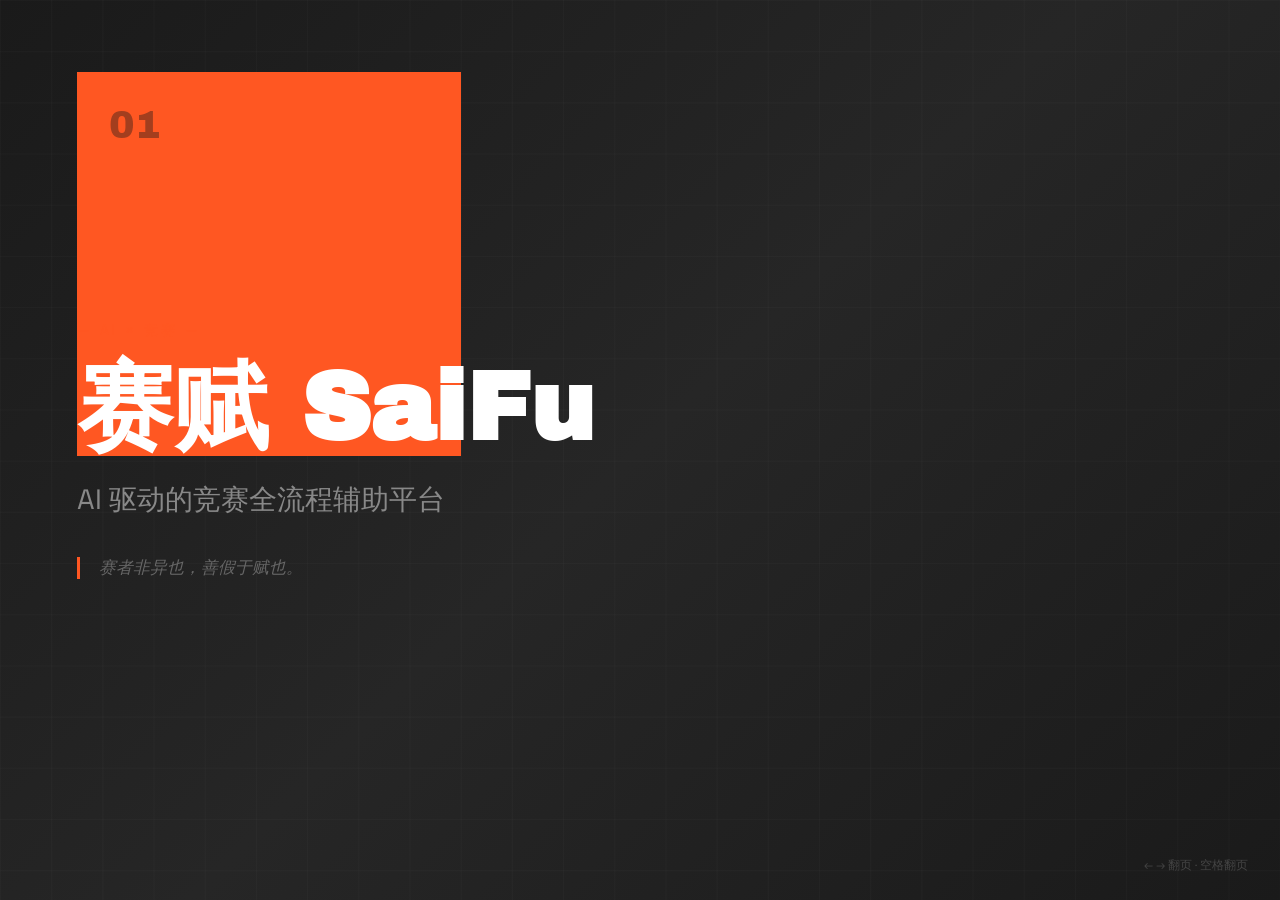
<file: 04-PPT/测试PPT/style-a.html>
<!DOCTYPE html>
<html lang="zh-CN">
<head>
<meta charset="UTF-8">
<meta name="viewport" content="width=device-width, initial-scale=1.0">
<title>Style A: Bold Signal — 赛赋</title>
<link href="https://fonts.googleapis.com/css2?family=Archivo+Black&family=Space+Grotesk:wght@400;500;600&display=swap" rel="stylesheet">
<style>
/* === CSS CUSTOM PROPERTIES === */
:root {
    --bg-gradient: linear-gradient(135deg, #1a1a1a 0%, #262626 50%, #1a1a1a 100%);
    --card-bg: #FF5722;
    --text-primary: #ffffff;
    --text-on-card: #1a1a1a;
    --text-muted: #888;
    --font-display: 'Archivo Black', sans-serif;
    --font-body: 'Space Grotesk', sans-serif;
    --ease-out-expo: cubic-bezier(0.16, 1, 0.3, 1);
}

/* === VIEWPORT FITTING === */
* { margin: 0; padding: 0; box-sizing: border-box; }
html, body { height: 100%; overflow-x: hidden; }
html { scroll-snap-type: y mandatory; scroll-behavior: smooth; }

.slide {
    width: 100vw; height: 100vh; height: 100dvh;
    overflow: hidden; scroll-snap-align: start;
    display: flex; flex-direction: column; position: relative;
}

/* === STYLE A: BOLD SIGNAL === */
.slide {
    background: var(--bg-gradient);
    font-family: var(--font-body);
    align-items: center;
    justify-content: center;
}

/* Decorative grid pattern */
.slide::before {
    content: '';
    position: absolute; inset: 0;
    background-image:
        linear-gradient(rgba(255,255,255,0.02) 1px, transparent 1px),
        linear-gradient(90deg, rgba(255,255,255,0.02) 1px, transparent 1px);
    background-size: clamp(30px, 4vw, 60px) clamp(30px, 4vw, 60px);
    pointer-events: none;
    z-index: 0;
}

/* Bold accent card */
.accent-card {
    position: absolute;
    top: clamp(2rem, 8vh, 6rem);
    left: clamp(2rem, 6vw, 6rem);
    width: clamp(200px, 30vw, 420px);
    height: clamp(200px, 30vw, 420px);
    background: var(--card-bg);
    z-index: 1;
    transform: scale(0.9);
    opacity: 0;
    transition: transform 0.8s var(--ease-out-expo),
                opacity 0.8s var(--ease-out-expo);
    transition-delay: 0.2s;
}
.slide.visible .accent-card {
    transform: scale(1);
    opacity: 1;
}

/* Page number on card */
.card-number {
    position: absolute;
    top: clamp(1rem, 2.5vw, 2rem);
    left: clamp(1rem, 2.5vw, 2rem);
    font-family: var(--font-display);
    font-size: clamp(1.5rem, 3vw, 3rem);
    color: rgba(26,26,26,0.4);
}

/* Content area */
.slide-content {
    position: relative; z-index: 2;
    text-align: left; width: 100%;
    padding: clamp(2rem, 6vw, 6rem);
    display: flex; flex-direction: column;
    justify-content: center;
    max-height: 100%; overflow: hidden;
}

/* Tag line */
.tag {
    font-family: var(--font-body);
    font-size: clamp(0.7rem, 1.2vw, 0.9rem);
    color: var(--card-bg);
    letter-spacing: 0.2em; text-transform: uppercase;
    margin-bottom: clamp(0.5rem, 1.5vw, 1rem);
}

/* Main title */
.title {
    font-family: var(--font-display);
    font-size: clamp(2.5rem, 8vw, 6rem);
    color: var(--text-primary);
    line-height: 1.1;
    margin-bottom: clamp(0.5rem, 1.5vw, 1.5rem);
}

/* Subtitle */
.subtitle {
    font-family: var(--font-body);
    font-size: clamp(1rem, 2.5vw, 1.75rem);
    color: var(--text-muted);
    font-weight: 400;
    margin-bottom: clamp(1rem, 3vw, 2.5rem);
}

/* Quote line */
.quote {
    font-family: var(--font-body);
    font-size: clamp(0.8rem, 1.3vw, 1.1rem);
    color: #666;
    font-style: italic;
    border-left: 3px solid var(--card-bg);
    padding-left: clamp(0.8rem, 1.5vw, 1.5rem);
    max-width: min(90vw, 600px);
}

/* === ANIMATIONS === */
.reveal { opacity: 0; transform: translateY(30px); transition: opacity 0.6s var(--ease-out-expo), transform 0.6s var(--ease-out-expo); }
.slide.visible .reveal { opacity: 1; transform: translateY(0); }
.reveal:nth-child(1) { transition-delay: 0.1s; }
.reveal:nth-child(2) { transition-delay: 0.25s; }
.reveal:nth-child(3) { transition-delay: 0.4s; }
.reveal:nth-child(4) { transition-delay: 0.55s; }

/* Keyboard hint */
.key-hint {
    position: absolute; bottom: clamp(1rem, 3vh, 2rem); right: clamp(1rem, 3vw, 2rem);
    color: #444; font-size: clamp(0.6rem, 0.9vw, 0.75rem);
    font-family: var(--font-body); z-index: 3;
}

/* === REDUCED MOTION === */
@media (prefers-reduced-motion: reduce) {
    *, *::before, *::after { animation-duration: 0.01ms !important; transition-duration: 0.2s !important; }
    html { scroll-behavior: auto; }
}
</style>
</head>
<body>

<section class="slide">
    <div class="accent-card">
        <span class="card-number">01</span>
    </div>
    <div class="slide-content">
        <p class="tag reveal">— AI × 竞赛 —</p>
        <h1 class="title reveal">赛赋 SaiFu</h1>
        <p class="subtitle reveal">AI 驱动的竞赛全流程辅助平台</p>
        <p class="quote reveal">赛者非异也，善假于赋也。</p>
    </div>
    <span class="key-hint">← → 翻页 · 空格翻页</span>
</section>

<script>
/* Intersection Observer for animation triggers */
const observer = new IntersectionObserver((entries) => {
    entries.forEach(e => { if (e.isIntersecting) e.target.classList.add('visible'); });
}, { threshold: 0.3 });
document.querySelectorAll('.slide').forEach(s => observer.observe(s));
/* Show first slide immediately */
document.querySelector('.slide').classList.add('visible');
</script>
</body>
</html>
</file>
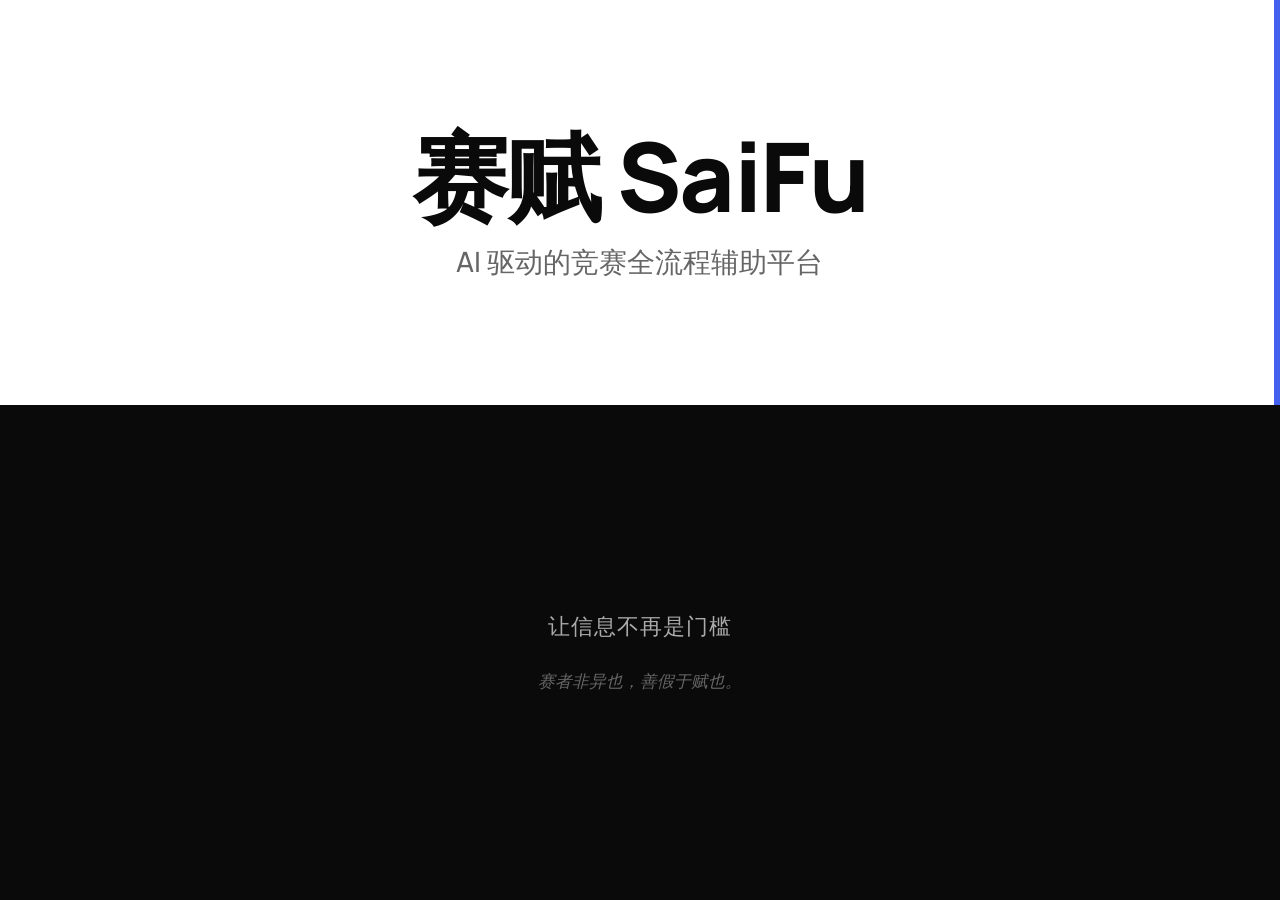
<file: 04-PPT/测试PPT/style-b.html>
<!DOCTYPE html>
<html lang="zh-CN">
<head>
<meta charset="UTF-8">
<meta name="viewport" content="width=device-width, initial-scale=1.0">
<title>Style B: Electric Studio — 赛赋</title>
<link href="https://fonts.googleapis.com/css2?family=Manrope:wght@400;500;700;800&display=swap" rel="stylesheet">
<style>
/* === CSS CUSTOM PROPERTIES === */
:root {
    --bg-dark: #0a0a0a;
    --bg-white: #ffffff;
    --accent: #4361ee;
    --accent-bar: #4361ee;
    --text-dark: #0a0a0a;
    --text-light: #ffffff;
    --text-muted: #666;
    --font-body: 'Manrope', sans-serif;
    --ease-out-expo: cubic-bezier(0.16, 1, 0.3, 1);
}

/* === VIEWPORT FITTING === */
* { margin: 0; padding: 0; box-sizing: border-box; }
html, body { height: 100%; overflow-x: hidden; }
html { scroll-snap-type: y mandatory; scroll-behavior: smooth; }

.slide {
    width: 100vw; height: 100vh; height: 100dvh;
    overflow: hidden; scroll-snap-align: start;
    display: flex; flex-direction: column; position: relative;
}

/* === STYLE B: ELECTRIC STUDIO === */
.slide {
    font-family: var(--font-body);
}

/* Split panel layout */
.panel-top {
    flex: 45;
    background: var(--bg-white);
    display: flex; align-items: center; justify-content: center;
    position: relative;
    overflow: hidden;
}
.panel-bottom {
    flex: 55;
    background: var(--bg-dark);
    display: flex; flex-direction: column;
    align-items: center; justify-content: center;
    position: relative;
}

/* Accent bar */
.panel-top::after {
    content: '';
    position: absolute;
    right: 0; top: 0; bottom: 0;
    width: clamp(4px, 0.5vw, 8px);
    background: var(--accent);
    transform: scaleY(0); transform-origin: top;
    transition: transform 0.8s var(--ease-out-expo);
    transition-delay: 0.4s;
}
.slide.visible .panel-top::after {
    transform: scaleY(1);
}

/* Title area */
.title-block {
    text-align: center; padding: clamp(1rem, 3vw, 3rem);
}
.main-title {
    font-family: var(--font-body);
    font-weight: 800;
    font-size: clamp(2.5rem, 8vw, 6rem);
    color: var(--text-dark);
    line-height: 1.1;
    letter-spacing: -0.02em;
}
.title-cn {
    font-family: var(--font-body);
    font-weight: 500;
    font-size: clamp(1rem, 2.5vw, 1.75rem);
    color: var(--text-muted);
    margin-top: clamp(0.3rem, 1vw, 1rem);
}

/* Bottom content */
.bottom-content {
    text-align: center; padding: clamp(1rem, 3vw, 3rem);
    color: var(--text-light);
}
.platform-desc {
    font-family: var(--font-body);
    font-weight: 400;
    font-size: clamp(0.9rem, 1.8vw, 1.4rem);
    color: #aaa;
    margin-bottom: clamp(1rem, 2vw, 2rem);
    letter-spacing: 0.05em;
}
.quote-text {
    font-family: var(--font-body);
    font-weight: 400;
    font-size: clamp(0.8rem, 1.3vw, 1.1rem);
    color: #666;
    font-style: italic;
    max-width: min(80vw, 550px);
    line-height: 1.6;
}

/* Decorative dot */
.dot-accent {
    position: absolute;
    width: clamp(8px, 1.5vw, 16px);
    height: clamp(8px, 1.5vw, 16px);
    background: var(--accent);
    border-radius: 50%;
}

/* === ANIMATIONS === */
.reveal { opacity: 0; transform: translateY(25px); transition: opacity 0.6s var(--ease-out-expo), transform 0.6s var(--ease-out-expo); }
.slide.visible .reveal { opacity: 1; transform: translateY(0); }
.reveal:nth-child(1) { transition-delay: 0.1s; }
.reveal:nth-child(2) { transition-delay: 0.25s; }
.reveal:nth-child(3) { transition-delay: 0.4s; }

/* === REDUCED MOTION === */
@media (prefers-reduced-motion: reduce) {
    *, *::before, *::after { animation-duration: 0.01ms !important; transition-duration: 0.2s !important; }
    html { scroll-behavior: auto; }
}

/* === SHORT VIEWPORT === */
@media (max-height: 600px) {
    .panel-top { flex: 40; }
    .panel-bottom { flex: 60; }
}
</style>
</head>
<body>

<section class="slide">
    <div class="panel-top">
        <div class="title-block">
            <h1 class="main-title reveal">赛赋 SaiFu</h1>
            <p class="title-cn reveal">AI 驱动的竞赛全流程辅助平台</p>
        </div>
    </div>
    <div class="panel-bottom">
        <div class="bottom-content">
            <p class="platform-desc reveal">让信息不再是门槛</p>
            <p class="quote-text reveal">赛者非异也，善假于赋也。</p>
        </div>
    </div>
</section>

<script>
const observer = new IntersectionObserver((entries) => {
    entries.forEach(e => { if (e.isIntersecting) e.target.classList.add('visible'); });
}, { threshold: 0.3 });
document.querySelectorAll('.slide').forEach(s => observer.observe(s));
document.querySelector('.slide').classList.add('visible');
</script>
</body>
</html>
</file>
<file: css/style.css>
/* ═══════════════════════════════════════
   赛赋 SaiFu — 样式表
   ═══════════════════════════════════════ */

:root {
  --bg: #f8f9fa;
  --card-bg: #fff;
  --text: #2c3e50;
  --text-secondary: #666;
  --border: #e0e4e8;
  --accent: #5b6af0;
  --accent-hover: #4a55d4;
  --accent-light: #eef0ff;
  --gold: #f0a500;
  --silver: #8899aa;
  --bronze: #c4703f;
  --green: #27ae60;
  --red: #e74c3c;
  --required: #e74c3c;
  --optional: #27ae60;
  --tag-bg: #f0f4f8;
  --shadow: 0 1px 3px rgba(0,0,0,0.08);
  --radius: 10px;
}

* { box-sizing: border-box; margin: 0; padding: 0; }

body {
  font-family: -apple-system, BlinkMacSystemFont, "Segoe UI", "PingFang SC", "Microsoft YaHei", sans-serif;
  background: var(--bg);
  color: var(--text);
  line-height: 1.6;
  padding-bottom: 100px;
}

/* ── 导航栏 ── */
.navbar {
  background: linear-gradient(135deg, #5b6af0, #7b68ee);
  padding: 14px 24px;
  position: sticky; top: 0; z-index: 100;
  box-shadow: 0 2px 8px rgba(91,106,240,0.2);
}
.nav-inner {
  max-width: 900px; margin: 0 auto;
  display: flex; align-items: center; gap: 12px;
}
.nav-brand {
  color: #fff; font-size: 20px; font-weight: 700; text-decoration: none;
}
.nav-tag {
  color: rgba(255,255,255,0.75); font-size: 13px;
  background: rgba(255,255,255,0.15); padding: 3px 10px; border-radius: 20px;
}

/* ── 容器 ── */
.container { max-width: 860px; margin: 0 auto; padding: 20px 16px; }

/* ── Tab 切换 ── */
.tab-switch {
  display: flex; gap: 8px; margin-bottom: 20px;
  background: #fff; border-radius: var(--radius); padding: 6px;
  box-shadow: var(--shadow);
}
.tab-btn {
  flex: 1; padding: 10px 20px; border: none; border-radius: 8px;
  font-size: 14px; font-weight: 600; cursor: pointer;
  background: transparent; color: var(--text-secondary);
  transition: all 0.2s;
}
.tab-btn:hover { color: var(--accent); background: var(--accent-light); }
.tab-btn.active { background: var(--accent); color: #fff; }

/* ── 调研风险项 ── */
.risk-item {
  padding: 12px 0; border-bottom: 1px solid #f0f0f0;
}
.risk-item:last-child { border-bottom: none; }
.risk-type { font-weight: 600; font-size: 14px; color: var(--red); margin-bottom: 4px; }
.risk-detail { font-size: 13px; color: var(--text-secondary); margin-bottom: 6px; }
.risk-solution { font-size: 13px; color: var(--green); font-weight: 500; }

/* ── 进度条 ── */
.progress-wrap {
  background: #fff; border-radius: var(--radius); padding: 16px 20px;
  box-shadow: var(--shadow); margin-bottom: 20px;
}
.progress-info {
  display: flex; justify-content: space-between; margin-bottom: 8px;
  font-size: 13px; color: var(--text-secondary);
}
.progress-track {
  height: 6px; background: var(--border); border-radius: 3px; overflow: hidden;
}
.progress-fill {
  height: 100%; background: var(--accent); border-radius: 3px; transition: width 0.3s;
}

/* ── 折叠区块 ── */
.section {
  background: #fff; border-radius: var(--radius); box-shadow: var(--shadow);
  margin-bottom: 16px; overflow: hidden;
}
.section-header {
  padding: 16px 20px; cursor: pointer; display: flex; align-items: center; gap: 10px;
  user-select: none; transition: background 0.15s;
}
.section-header:hover { background: #fafbfc; }
.section.open .section-header { border-bottom: 1px solid var(--border); }
.section-num {
  width: 28px; height: 28px; border-radius: 50%;
  background: var(--accent); color: #fff; font-size: 13px; font-weight: 700;
  display: flex; align-items: center; justify-content: center; flex-shrink: 0;
}
.section-arrow {
  margin-left: auto; font-size: 12px; color: var(--text-secondary); transition: transform 0.2s;
}
.section.open .section-arrow { transform: rotate(180deg); }

.section-body { padding: 20px; }
.badge-required {
  font-size: 11px; padding: 2px 8px; border-radius: 20px;
  background: #ffeaea; color: var(--required); font-weight: 500;
}

/* ── 表单 ── */
.form-row { margin-bottom: 16px; }
.form-row label {
  display: block; font-size: 14px; font-weight: 600; margin-bottom: 6px; color: var(--text);
}
.form-row .req { color: var(--required); }

input[type="text"], select, textarea {
  width: 100%; padding: 10px 14px; border: 1px solid var(--border);
  border-radius: 8px; font-size: 14px; font-family: inherit;
  transition: border-color 0.2s; background: #fafbfc;
}
input[type="text"]:focus, select:focus, textarea:focus {
  outline: none; border-color: var(--accent); background: #fff;
}
.checkbox-group { display: flex; flex-wrap: wrap; gap: 10px; }
.cb-label {
  display: inline-flex; align-items: center; gap: 6px;
  padding: 6px 14px; border: 1px solid var(--border); border-radius: 20px;
  font-size: 13px; cursor: pointer; transition: all 0.15s; user-select: none;
}
.cb-label:hover { border-color: var(--accent); background: var(--accent-light); }
.cb-label:has(input:checked) {
  border-color: var(--accent); background: var(--accent-light); color: var(--accent);
}
.cb-label input[type="checkbox"] { display: none; }

/* ── 匹配按钮 ── */
.match-btn-wrap { text-align: center; padding: 24px 0; }
.btn-match {
  padding: 16px 48px; font-size: 18px; font-weight: 700;
  border: none; border-radius: 12px; cursor: pointer;
  background: linear-gradient(135deg, #5b6af0, #7b68ee);
  color: #fff; transition: all 0.2s; box-shadow: 0 4px 16px rgba(91,106,240,0.3);
}
.btn-match:hover { transform: translateY(-1px); box-shadow: 0 6px 20px rgba(91,106,240,0.4); }
.btn-match:disabled { background: #ccc; cursor: not-allowed; box-shadow: none; transform: none; }
.match-hint { margin-top: 10px; font-size: 13px; color: var(--text-secondary); }

.btn-retry {
  padding: 10px 24px; margin-top: 12px; font-size: 14px; font-weight: 600;
  border: 1px solid var(--accent); border-radius: 8px; cursor: pointer;
  background: #fff; color: var(--accent);
}

/* ── 加载状态 ── */
.loading-card {
  background: #fff; border-radius: var(--radius); padding: 40px 24px;
  text-align: center; box-shadow: var(--shadow);
}
.spinner {
  width: 48px; height: 48px; margin: 0 auto 20px;
  border: 4px solid var(--border); border-top-color: var(--accent);
  border-radius: 50%; animation: spin 0.8s linear infinite;
}
@keyframes spin { to { transform: rotate(360deg); } }
.loading-card h3 { font-size: 18px; margin-bottom: 20px; color: var(--text); }
.loading-steps { text-align: left; max-width: 360px; margin: 0 auto 16px; }
.loading-model-info { font-size: 12px; color: var(--text-secondary); margin: -12px 0 12px; }
.load-step {
  padding: 8px 0; font-size: 14px; color: var(--text-secondary);
  transition: all 0.3s;
}
.load-step.active { color: var(--accent); font-weight: 600; }
.load-step.done { color: var(--green); }
.loading-time { font-size: 13px; color: var(--text-secondary); }

/* ── 错误卡片 ── */
.error-card {
  background: #fff; border-radius: var(--radius); padding: 32px 24px;
  text-align: center; box-shadow: var(--shadow); border: 1px solid #fdd;
}
.error-card h3 { color: var(--red); margin-bottom: 8px; }
.error-card p { color: var(--text-secondary); font-size: 14px; }
.error-hint { margin-top: 12px; font-size: 13px !important; color: #999 !important; }

/* ── 结果区 ── */
.result-title {
  font-size: 18px; margin: 28px 0 16px; padding-bottom: 8px;
  border-bottom: 2px solid var(--accent-light);
}
.card-grid {
  display: grid; grid-template-columns: repeat(auto-fill, minmax(360px, 1fr));
  gap: 16px;
}

/* 竞赛卡片 */
.comp-card {
  background: #fff; border-radius: var(--radius); box-shadow: var(--shadow);
  overflow: hidden; transition: transform 0.15s;
}
.comp-card:hover { transform: translateY(-2px); box-shadow: 0 4px 16px rgba(0,0,0,0.1); }
.comp-card.top-1 { border-top: 3px solid var(--gold); }
.comp-card.top-2 { border-top: 3px solid var(--silver); }
.comp-card.top-3 { border-top: 3px solid var(--bronze); }

.card-header {
  padding: 16px 20px 12px; border-bottom: 1px solid #f0f0f0;
}
.card-score {
  font-size: 24px; font-weight: 800; color: var(--accent);
}
.card-score small { font-size: 13px; font-weight: 400; color: var(--text-secondary); }
.card-name {
  font-size: 17px; font-weight: 700; margin: 4px 0;
}
.card-meta {
  display: flex; gap: 10px; flex-wrap: wrap; margin-top: 6px;
}
.card-tag {
  font-size: 11px; padding: 3px 8px; border-radius: 4px; font-weight: 500;
}
.tag-cat { background: #e8f0fe; color: #4a6fa5; }
.tag-focus { background: #fff3e0; color: #e65100; }
.tag-score { background: #e8f5e9; color: #2e7d32; }

.card-body { padding: 12px 20px 16px; }
.card-body p { font-size: 13px; color: var(--text-secondary); margin-bottom: 8px; line-height: 1.5; }
.card-body .label { font-weight: 600; color: var(--text); font-size: 13px; }

.card-footer {
  padding: 12px 20px; background: #fafbfc; border-top: 1px solid #f0f0f0;
  display: flex; flex-wrap: wrap; gap: 12px; font-size: 12px; color: var(--text-secondary);
}
.card-footer span { display: inline-flex; align-items: center; gap: 3px; }

/* 资源列表 */
.resource-list {
  display: flex; flex-direction: column; gap: 10px;
}
.resource-item {
  background: #fff; border-radius: var(--radius); padding: 14px 20px;
  box-shadow: var(--shadow); display: flex; justify-content: space-between; align-items: center;
  flex-wrap: wrap; gap: 8px;
}
.resource-item .res-name { font-weight: 600; font-size: 14px; }
.resource-item .res-link { font-size: 12px; color: var(--accent); word-break: break-all; }

/* 小贴士卡片 */
.tips-card {
  background: #fff; border-radius: var(--radius); padding: 24px 20px;
  box-shadow: var(--shadow); margin-top: 28px;
}
.tips-card h3 { font-size: 16px; margin-bottom: 12px; }
.tips-card .tip-item { font-size: 13px; color: var(--text-secondary); padding: 4px 0; }

/* 平台备注 */
.platform-note {
  background: #fff; border-radius: var(--radius); padding: 14px 20px;
  box-shadow: var(--shadow); margin-top: 16px; text-align: center;
  font-size: 12px; color: var(--text-secondary);
}
/* 调用成本提示 */
.cost-note {
  text-align: center; font-size: 12px; color: var(--accent);
  margin-top: 8px; padding: 6px 14px;
  background: var(--accent-light); border-radius: 6px;
  display: inline-block; margin-left: auto; margin-right: auto; width: fit-content;
}

/* ── 响应式：平板 ── */
@media (max-width: 768px) {
  .card-grid { grid-template-columns: 1fr; }
  .container { padding: 12px 10px; }
  .btn-match { width: 100%; font-size: 16px; padding: 14px; }
}

/* ── 响应式：手机端 (≤480px) ── */
@media (max-width: 480px) {
  /* 导航栏 — 堆叠 + 缩小 */
  .nav-inner {
    flex-wrap: wrap; justify-content: center; gap: 8px;
  }
  .nav-brand { font-size: 16px; }
  .nav-tag { font-size: 11px; padding: 2px 8px; }
  .navbar { padding: 10px 12px; }
  .nav-inner .btn-contact {
    margin-left: 0; font-size: 12px; padding: 6px 14px;
  }

  /* 容器 */
  .container { padding: 10px 8px; }

  /* 进度条 */
  .progress-wrap { padding: 12px 14px; }

  /* 表单区块 */
  .section-header { padding: 12px 14px; }
  .section-body { padding: 14px; }

  /* 选项标签 — 触摸友好 */
  .cb-label {
    padding: 8px 14px; font-size: 14px; min-height: 44px;
  }

  /* 输入框 — 防 iOS 自动缩放 */
  input[type="text"], input[type="url"], textarea, select {
    font-size: 16px;
  }

  /* 匹配按钮 */
  .match-hint { font-size: 12px; }

  /* 结果卡片 */
  .result-title { font-size: 16px; }
  .card-header { padding: 12px 14px; }
  .card-body { padding: 10px 14px; }
  .card-footer { padding: 10px 14px; }

  /* 资源列表 */
  .resource-item { padding: 10px 14px; }

  /* 加载卡片 */
  .loading-card { padding: 24px 16px; }

  /* 错误卡片 */
  .error-card { padding: 24px 16px; }

  /* 小贴士 */
  .tips-card { padding: 16px 14px; }
}

/* ── 导出按钮区 ── */
.export-buttons {
  text-align: center;
  padding: 24px 0 8px;
  margin-top: 20px;
  border-top: 1px solid var(--border);
}
.export-buttons .btn-export {
  margin: 0 6px 8px;
  font-size: 14px;
  padding: 10px 20px;
}
.export-hint {
  font-size: 12px;
  color: var(--text-secondary);
  margin-top: 8px;
}

/* ── 打印样式：隐藏无关元素，只留结果区 ── */
@media print {
  /* 隐藏导航栏、表单、进度条、加载区、错误区 */
  .navbar,
  #formArea,
  .progress-wrap,
  #loadingArea,
  #errorArea,
  .back-bar,
  .export-buttons,
  .export-hint,
  .platform-note,
  .btn-contact,
  .contact-modal-overlay,
  #importArea,
  .tab-bar,
  .match-btn-wrap,
  .toast {
    display: none !important;
  }

  /* 结果区全宽 */
  #resultArea {
    display: block !important;
    max-width: 100%;
  }

  .container {
    max-width: 100%;
    padding: 0;
    margin: 0;
  }

  .card-grid {
    grid-template-columns: 1fr 1fr;
    gap: 8px;
  }

  /* 卡片在打印时不悬停 */
  .comp-card:hover {
    transform: none;
    box-shadow: var(--shadow);
  }

  /* 确保文字可读 */
  body {
    font-size: 12px;
    color: #000;
    background: #fff;
  }

  .result-title {
    font-size: 16px;
    margin-top: 16px;
  }

  @page {
    margin: 12mm;
  }
}
</file>
<file: saifu/frontend/css/style.css>
/* ═══════════════════════════════════════
   赛赋 SaiFu — 样式表
   ═══════════════════════════════════════ */

:root {
  --bg: #f8f9fa;
  --card-bg: #fff;
  --text: #2c3e50;
  --text-secondary: #666;
  --border: #e0e4e8;
  --accent: #5b6af0;
  --accent-hover: #4a55d4;
  --accent-light: #eef0ff;
  --gold: #f0a500;
  --silver: #8899aa;
  --bronze: #c4703f;
  --green: #27ae60;
  --red: #e74c3c;
  --required: #e74c3c;
  --optional: #27ae60;
  --tag-bg: #f0f4f8;
  --shadow: 0 1px 3px rgba(0,0,0,0.08);
  --radius: 10px;
}

* { box-sizing: border-box; margin: 0; padding: 0; }

body {
  font-family: -apple-system, BlinkMacSystemFont, "Segoe UI", "PingFang SC", "Microsoft YaHei", sans-serif;
  background: var(--bg);
  color: var(--text);
  line-height: 1.6;
  padding-bottom: 100px;
}

/* ── 导航栏 ── */
.navbar {
  background: linear-gradient(135deg, #5b6af0, #7b68ee);
  padding: 14px 24px;
  position: sticky; top: 0; z-index: 100;
  box-shadow: 0 2px 8px rgba(91,106,240,0.2);
}
.nav-inner {
  max-width: 900px; margin: 0 auto;
  display: flex; align-items: center; gap: 12px;
}
.nav-brand {
  color: #fff; font-size: 20px; font-weight: 700; text-decoration: none;
}
.nav-tag {
  color: rgba(255,255,255,0.75); font-size: 13px;
  background: rgba(255,255,255,0.15); padding: 3px 10px; border-radius: 20px;
}

/* ── 容器 ── */
.container { max-width: 860px; margin: 0 auto; padding: 20px 16px; }

/* ── 进度条 ── */
.progress-wrap {
  background: #fff; border-radius: var(--radius); padding: 16px 20px;
  box-shadow: var(--shadow); margin-bottom: 20px;
}
.progress-info {
  display: flex; justify-content: space-between; margin-bottom: 8px;
  font-size: 13px; color: var(--text-secondary);
}
.progress-track {
  height: 6px; background: var(--border); border-radius: 3px; overflow: hidden;
}
.progress-fill {
  height: 100%; background: var(--accent); border-radius: 3px; transition: width 0.3s;
}

/* ── 折叠区块 ── */
.section {
  background: #fff; border-radius: var(--radius); box-shadow: var(--shadow);
  margin-bottom: 16px; overflow: hidden;
}
.section-header {
  padding: 16px 20px; cursor: pointer; display: flex; align-items: center; gap: 10px;
  user-select: none; transition: background 0.15s;
}
.section-header:hover { background: #fafbfc; }
.section.open .section-header { border-bottom: 1px solid var(--border); }
.section-num {
  width: 28px; height: 28px; border-radius: 50%;
  background: var(--accent); color: #fff; font-size: 13px; font-weight: 700;
  display: flex; align-items: center; justify-content: center; flex-shrink: 0;
}
.section-arrow {
  margin-left: auto; font-size: 12px; color: var(--text-secondary); transition: transform 0.2s;
}
.section.open .section-arrow { transform: rotate(180deg); }

.section-body { padding: 20px; }
.badge-required {
  font-size: 11px; padding: 2px 8px; border-radius: 20px;
  background: #ffeaea; color: var(--required); font-weight: 500;
}

/* ── 表单 ── */
.form-row { margin-bottom: 16px; }
.form-row label {
  display: block; font-size: 14px; font-weight: 600; margin-bottom: 6px; color: var(--text);
}
.form-row .req { color: var(--required); }

input[type="text"], select, textarea {
  width: 100%; padding: 10px 14px; border: 1px solid var(--border);
  border-radius: 8px; font-size: 14px; font-family: inherit;
  transition: border-color 0.2s; background: #fafbfc;
}
input[type="text"]:focus, select:focus, textarea:focus {
  outline: none; border-color: var(--accent); background: #fff;
}
.checkbox-group { display: flex; flex-wrap: wrap; gap: 10px; }
.cb-label {
  display: inline-flex; align-items: center; gap: 6px;
  padding: 6px 14px; border: 1px solid var(--border); border-radius: 20px;
  font-size: 13px; cursor: pointer; transition: all 0.15s; user-select: none;
}
.cb-label:hover { border-color: var(--accent); background: var(--accent-light); }
.cb-label:has(input:checked) {
  border-color: var(--accent); background: var(--accent-light); color: var(--accent);
}
.cb-label input[type="checkbox"] { display: none; }

/* ── 匹配按钮 ── */
.match-btn-wrap { text-align: center; padding: 24px 0; }
.btn-match {
  padding: 16px 48px; font-size: 18px; font-weight: 700;
  border: none; border-radius: 12px; cursor: pointer;
  background: linear-gradient(135deg, #5b6af0, #7b68ee);
  color: #fff; transition: all 0.2s; box-shadow: 0 4px 16px rgba(91,106,240,0.3);
}
.btn-match:hover { transform: translateY(-1px); box-shadow: 0 6px 20px rgba(91,106,240,0.4); }
.btn-match:disabled { background: #ccc; cursor: not-allowed; box-shadow: none; transform: none; }
.match-hint { margin-top: 10px; font-size: 13px; color: var(--text-secondary); }

.btn-retry {
  padding: 10px 24px; margin-top: 12px; font-size: 14px; font-weight: 600;
  border: 1px solid var(--accent); border-radius: 8px; cursor: pointer;
  background: #fff; color: var(--accent);
}

/* ── 加载状态 ── */
.loading-card {
  background: #fff; border-radius: var(--radius); padding: 40px 24px;
  text-align: center; box-shadow: var(--shadow);
}
.spinner {
  width: 48px; height: 48px; margin: 0 auto 20px;
  border: 4px solid var(--border); border-top-color: var(--accent);
  border-radius: 50%; animation: spin 0.8s linear infinite;
}
@keyframes spin { to { transform: rotate(360deg); } }
.loading-card h3 { font-size: 18px; margin-bottom: 20px; color: var(--text); }
.loading-steps { text-align: left; max-width: 360px; margin: 0 auto 16px; }
.load-step {
  padding: 8px 0; font-size: 14px; color: var(--text-secondary);
  transition: all 0.3s;
}
.load-step.active { color: var(--accent); font-weight: 600; }
.load-step.done { color: var(--green); }
.loading-time { font-size: 13px; color: var(--text-secondary); }

/* ── 错误卡片 ── */
.error-card {
  background: #fff; border-radius: var(--radius); padding: 32px 24px;
  text-align: center; box-shadow: var(--shadow); border: 1px solid #fdd;
}
.error-card h3 { color: var(--red); margin-bottom: 8px; }
.error-card p { color: var(--text-secondary); font-size: 14px; }
.error-hint { margin-top: 12px; font-size: 13px !important; color: #999 !important; }

/* ── 结果区 ── */
.result-title {
  font-size: 18px; margin: 28px 0 16px; padding-bottom: 8px;
  border-bottom: 2px solid var(--accent-light);
}
.card-grid {
  display: grid; grid-template-columns: repeat(auto-fill, minmax(360px, 1fr));
  gap: 16px;
}

/* 竞赛卡片 */
.comp-card {
  background: #fff; border-radius: var(--radius); box-shadow: var(--shadow);
  overflow: hidden; transition: transform 0.15s;
}
.comp-card:hover { transform: translateY(-2px); box-shadow: 0 4px 16px rgba(0,0,0,0.1); }
.comp-card.top-1 { border-top: 3px solid var(--gold); }
.comp-card.top-2 { border-top: 3px solid var(--silver); }
.comp-card.top-3 { border-top: 3px solid var(--bronze); }

.card-header {
  padding: 16px 20px 12px; border-bottom: 1px solid #f0f0f0;
}
.card-score {
  font-size: 24px; font-weight: 800; color: var(--accent);
}
.card-score small { font-size: 13px; font-weight: 400; color: var(--text-secondary); }
.card-name {
  font-size: 17px; font-weight: 700; margin: 4px 0;
}
.card-meta {
  display: flex; gap: 10px; flex-wrap: wrap; margin-top: 6px;
}
.card-tag {
  font-size: 11px; padding: 3px 8px; border-radius: 4px; font-weight: 500;
}
.tag-cat { background: #e8f0fe; color: #4a6fa5; }
.tag-focus { background: #fff3e0; color: #e65100; }
.tag-score { background: #e8f5e9; color: #2e7d32; }

.card-body { padding: 12px 20px 16px; }
.card-body p { font-size: 13px; color: var(--text-secondary); margin-bottom: 8px; line-height: 1.5; }
.card-body .label { font-weight: 600; color: var(--text); font-size: 13px; }

.card-footer {
  padding: 12px 20px; background: #fafbfc; border-top: 1px solid #f0f0f0;
  display: flex; flex-wrap: wrap; gap: 12px; font-size: 12px; color: var(--text-secondary);
}
.card-footer span { display: inline-flex; align-items: center; gap: 3px; }

/* 资源列表 */
.resource-list {
  display: flex; flex-direction: column; gap: 10px;
}
.resource-item {
  background: #fff; border-radius: var(--radius); padding: 14px 20px;
  box-shadow: var(--shadow); display: flex; justify-content: space-between; align-items: center;
  flex-wrap: wrap; gap: 8px;
}
.resource-item .res-name { font-weight: 600; font-size: 14px; }
.resource-item .res-link { font-size: 12px; color: var(--accent); word-break: break-all; }

/* 小贴士卡片 */
.tips-card {
  background: #fff; border-radius: var(--radius); padding: 24px 20px;
  box-shadow: var(--shadow); margin-top: 28px;
}
.tips-card h3 { font-size: 16px; margin-bottom: 12px; }
.tips-card .tip-item { font-size: 13px; color: var(--text-secondary); padding: 4px 0; }

/* 平台备注 */
.platform-note {
  background: #fff; border-radius: var(--radius); padding: 14px 20px;
  box-shadow: var(--shadow); margin-top: 16px; text-align: center;
  font-size: 12px; color: var(--text-secondary);
}

/* ── 响应式 ── */
@media (max-width: 768px) {
  .card-grid { grid-template-columns: 1fr; }
  .container { padding: 12px 10px; }
  .btn-match { width: 100%; font-size: 16px; padding: 14px; }
}
</file>
<file: 赛赋平台/frontend/css/style.css>
/* ═══════════════════════════════════════
   赛赋 SaiFu — 样式表
   ═══════════════════════════════════════ */

:root {
  --bg: #f8f9fa;
  --card-bg: #fff;
  --text: #2c3e50;
  --text-secondary: #666;
  --border: #e0e4e8;
  --accent: #5b6af0;
  --accent-hover: #4a55d4;
  --accent-light: #eef0ff;
  --gold: #f0a500;
  --silver: #8899aa;
  --bronze: #c4703f;
  --green: #27ae60;
  --red: #e74c3c;
  --required: #e74c3c;
  --optional: #27ae60;
  --tag-bg: #f0f4f8;
  --shadow: 0 1px 3px rgba(0,0,0,0.08);
  --radius: 10px;
}

* { box-sizing: border-box; margin: 0; padding: 0; }

body {
  font-family: -apple-system, BlinkMacSystemFont, "Segoe UI", "PingFang SC", "Microsoft YaHei", sans-serif;
  background: var(--bg);
  color: var(--text);
  line-height: 1.6;
  padding-bottom: 100px;
}

/* ── 导航栏 ── */
.navbar {
  background: linear-gradient(135deg, #5b6af0, #7b68ee);
  padding: 14px 24px;
  position: sticky; top: 0; z-index: 100;
  box-shadow: 0 2px 8px rgba(91,106,240,0.2);
}
.nav-inner {
  max-width: 900px; margin: 0 auto;
  display: flex; align-items: center; gap: 12px;
}
.nav-brand {
  color: #fff; font-size: 20px; font-weight: 700; text-decoration: none;
}
.nav-tag {
  color: rgba(255,255,255,0.75); font-size: 13px;
  background: rgba(255,255,255,0.15); padding: 3px 10px; border-radius: 20px;
}

/* ── 容器 ── */
.container { max-width: 860px; margin: 0 auto; padding: 20px 16px; }

/* ── 进度条 ── */
.progress-wrap {
  background: #fff; border-radius: var(--radius); padding: 16px 20px;
  box-shadow: var(--shadow); margin-bottom: 20px;
}
.progress-info {
  display: flex; justify-content: space-between; margin-bottom: 8px;
  font-size: 13px; color: var(--text-secondary);
}
.progress-track {
  height: 6px; background: var(--border); border-radius: 3px; overflow: hidden;
}
.progress-fill {
  height: 100%; background: var(--accent); border-radius: 3px; transition: width 0.3s;
}

/* ── 折叠区块 ── */
.section {
  background: #fff; border-radius: var(--radius); box-shadow: var(--shadow);
  margin-bottom: 16px; overflow: hidden;
}
.section-header {
  padding: 16px 20px; cursor: pointer; display: flex; align-items: center; gap: 10px;
  user-select: none; transition: background 0.15s;
}
.section-header:hover { background: #fafbfc; }
.section.open .section-header { border-bottom: 1px solid var(--border); }
.section-num {
  width: 28px; height: 28px; border-radius: 50%;
  background: var(--accent); color: #fff; font-size: 13px; font-weight: 700;
  display: flex; align-items: center; justify-content: center; flex-shrink: 0;
}
.section-arrow {
  margin-left: auto; font-size: 12px; color: var(--text-secondary); transition: transform 0.2s;
}
.section.open .section-arrow { transform: rotate(180deg); }

.section-body { padding: 20px; }
.badge-required {
  font-size: 11px; padding: 2px 8px; border-radius: 20px;
  background: #ffeaea; color: var(--required); font-weight: 500;
}

/* ── 表单 ── */
.form-row { margin-bottom: 16px; }
.form-row label {
  display: block; font-size: 14px; font-weight: 600; margin-bottom: 6px; color: var(--text);
}
.form-row .req { color: var(--required); }

input[type="text"], select, textarea {
  width: 100%; padding: 10px 14px; border: 1px solid var(--border);
  border-radius: 8px; font-size: 14px; font-family: inherit;
  transition: border-color 0.2s; background: #fafbfc;
}
input[type="text"]:focus, select:focus, textarea:focus {
  outline: none; border-color: var(--accent); background: #fff;
}
.checkbox-group { display: flex; flex-wrap: wrap; gap: 10px; }
.cb-label {
  display: inline-flex; align-items: center; gap: 6px;
  padding: 6px 14px; border: 1px solid var(--border); border-radius: 20px;
  font-size: 13px; cursor: pointer; transition: all 0.15s; user-select: none;
}
.cb-label:hover { border-color: var(--accent); background: var(--accent-light); }
.cb-label:has(input:checked) {
  border-color: var(--accent); background: var(--accent-light); color: var(--accent);
}
.cb-label input[type="checkbox"] { display: none; }

/* ── 匹配按钮 ── */
.match-btn-wrap { text-align: center; padding: 24px 0; }
.btn-match {
  padding: 16px 48px; font-size: 18px; font-weight: 700;
  border: none; border-radius: 12px; cursor: pointer;
  background: linear-gradient(135deg, #5b6af0, #7b68ee);
  color: #fff; transition: all 0.2s; box-shadow: 0 4px 16px rgba(91,106,240,0.3);
}
.btn-match:hover { transform: translateY(-1px); box-shadow: 0 6px 20px rgba(91,106,240,0.4); }
.btn-match:disabled { background: #ccc; cursor: not-allowed; box-shadow: none; transform: none; }
.match-hint { margin-top: 10px; font-size: 13px; color: var(--text-secondary); }

.btn-retry {
  padding: 10px 24px; margin-top: 12px; font-size: 14px; font-weight: 600;
  border: 1px solid var(--accent); border-radius: 8px; cursor: pointer;
  background: #fff; color: var(--accent);
}

/* ── 加载状态 ── */
.loading-card {
  background: #fff; border-radius: var(--radius); padding: 40px 24px;
  text-align: center; box-shadow: var(--shadow);
}
.spinner {
  width: 48px; height: 48px; margin: 0 auto 20px;
  border: 4px solid var(--border); border-top-color: var(--accent);
  border-radius: 50%; animation: spin 0.8s linear infinite;
}
@keyframes spin { to { transform: rotate(360deg); } }
.loading-card h3 { font-size: 18px; margin-bottom: 20px; color: var(--text); }
.loading-steps { text-align: left; max-width: 360px; margin: 0 auto 16px; }
.load-step {
  padding: 8px 0; font-size: 14px; color: var(--text-secondary);
  transition: all 0.3s;
}
.load-step.active { color: var(--accent); font-weight: 600; }
.load-step.done { color: var(--green); }
.loading-time { font-size: 13px; color: var(--text-secondary); }

/* ── 错误卡片 ── */
.error-card {
  background: #fff; border-radius: var(--radius); padding: 32px 24px;
  text-align: center; box-shadow: var(--shadow); border: 1px solid #fdd;
}
.error-card h3 { color: var(--red); margin-bottom: 8px; }
.error-card p { color: var(--text-secondary); font-size: 14px; }
.error-hint { margin-top: 12px; font-size: 13px !important; color: #999 !important; }

/* ── 结果区 ── */
.result-title {
  font-size: 18px; margin: 28px 0 16px; padding-bottom: 8px;
  border-bottom: 2px solid var(--accent-light);
}
.card-grid {
  display: grid; grid-template-columns: repeat(auto-fill, minmax(360px, 1fr));
  gap: 16px;
}

/* 竞赛卡片 */
.comp-card {
  background: #fff; border-radius: var(--radius); box-shadow: var(--shadow);
  overflow: hidden; transition: transform 0.15s;
}
.comp-card:hover { transform: translateY(-2px); box-shadow: 0 4px 16px rgba(0,0,0,0.1); }
.comp-card.top-1 { border-top: 3px solid var(--gold); }
.comp-card.top-2 { border-top: 3px solid var(--silver); }
.comp-card.top-3 { border-top: 3px solid var(--bronze); }

.card-header {
  padding: 16px 20px 12px; border-bottom: 1px solid #f0f0f0;
}
.card-score {
  font-size: 24px; font-weight: 800; color: var(--accent);
}
.card-score small { font-size: 13px; font-weight: 400; color: var(--text-secondary); }
.card-name {
  font-size: 17px; font-weight: 700; margin: 4px 0;
}
.card-meta {
  display: flex; gap: 10px; flex-wrap: wrap; margin-top: 6px;
}
.card-tag {
  font-size: 11px; padding: 3px 8px; border-radius: 4px; font-weight: 500;
}
.tag-cat { background: #e8f0fe; color: #4a6fa5; }
.tag-focus { background: #fff3e0; color: #e65100; }
.tag-score { background: #e8f5e9; color: #2e7d32; }

.card-body { padding: 12px 20px 16px; }
.card-body p { font-size: 13px; color: var(--text-secondary); margin-bottom: 8px; line-height: 1.5; }
.card-body .label { font-weight: 600; color: var(--text); font-size: 13px; }

.card-footer {
  padding: 12px 20px; background: #fafbfc; border-top: 1px solid #f0f0f0;
  display: flex; flex-wrap: wrap; gap: 12px; font-size: 12px; color: var(--text-secondary);
}
.card-footer span { display: inline-flex; align-items: center; gap: 3px; }

/* 资源列表 */
.resource-list {
  display: flex; flex-direction: column; gap: 10px;
}
.resource-item {
  background: #fff; border-radius: var(--radius); padding: 14px 20px;
  box-shadow: var(--shadow); display: flex; justify-content: space-between; align-items: center;
  flex-wrap: wrap; gap: 8px;
}
.resource-item .res-name { font-weight: 600; font-size: 14px; }
.resource-item .res-link { font-size: 12px; color: var(--accent); word-break: break-all; }

/* 小贴士卡片 */
.tips-card {
  background: #fff; border-radius: var(--radius); padding: 24px 20px;
  box-shadow: var(--shadow); margin-top: 28px;
}
.tips-card h3 { font-size: 16px; margin-bottom: 12px; }
.tips-card .tip-item { font-size: 13px; color: var(--text-secondary); padding: 4px 0; }

/* 平台备注 */
.platform-note {
  background: #fff; border-radius: var(--radius); padding: 14px 20px;
  box-shadow: var(--shadow); margin-top: 16px; text-align: center;
  font-size: 12px; color: var(--text-secondary);
}

/* ── 响应式 ── */
@media (max-width: 768px) {
  .card-grid { grid-template-columns: 1fr; }
  .container { padding: 12px 10px; }
  .btn-match { width: 100%; font-size: 16px; padding: 14px; }
}
</file>
